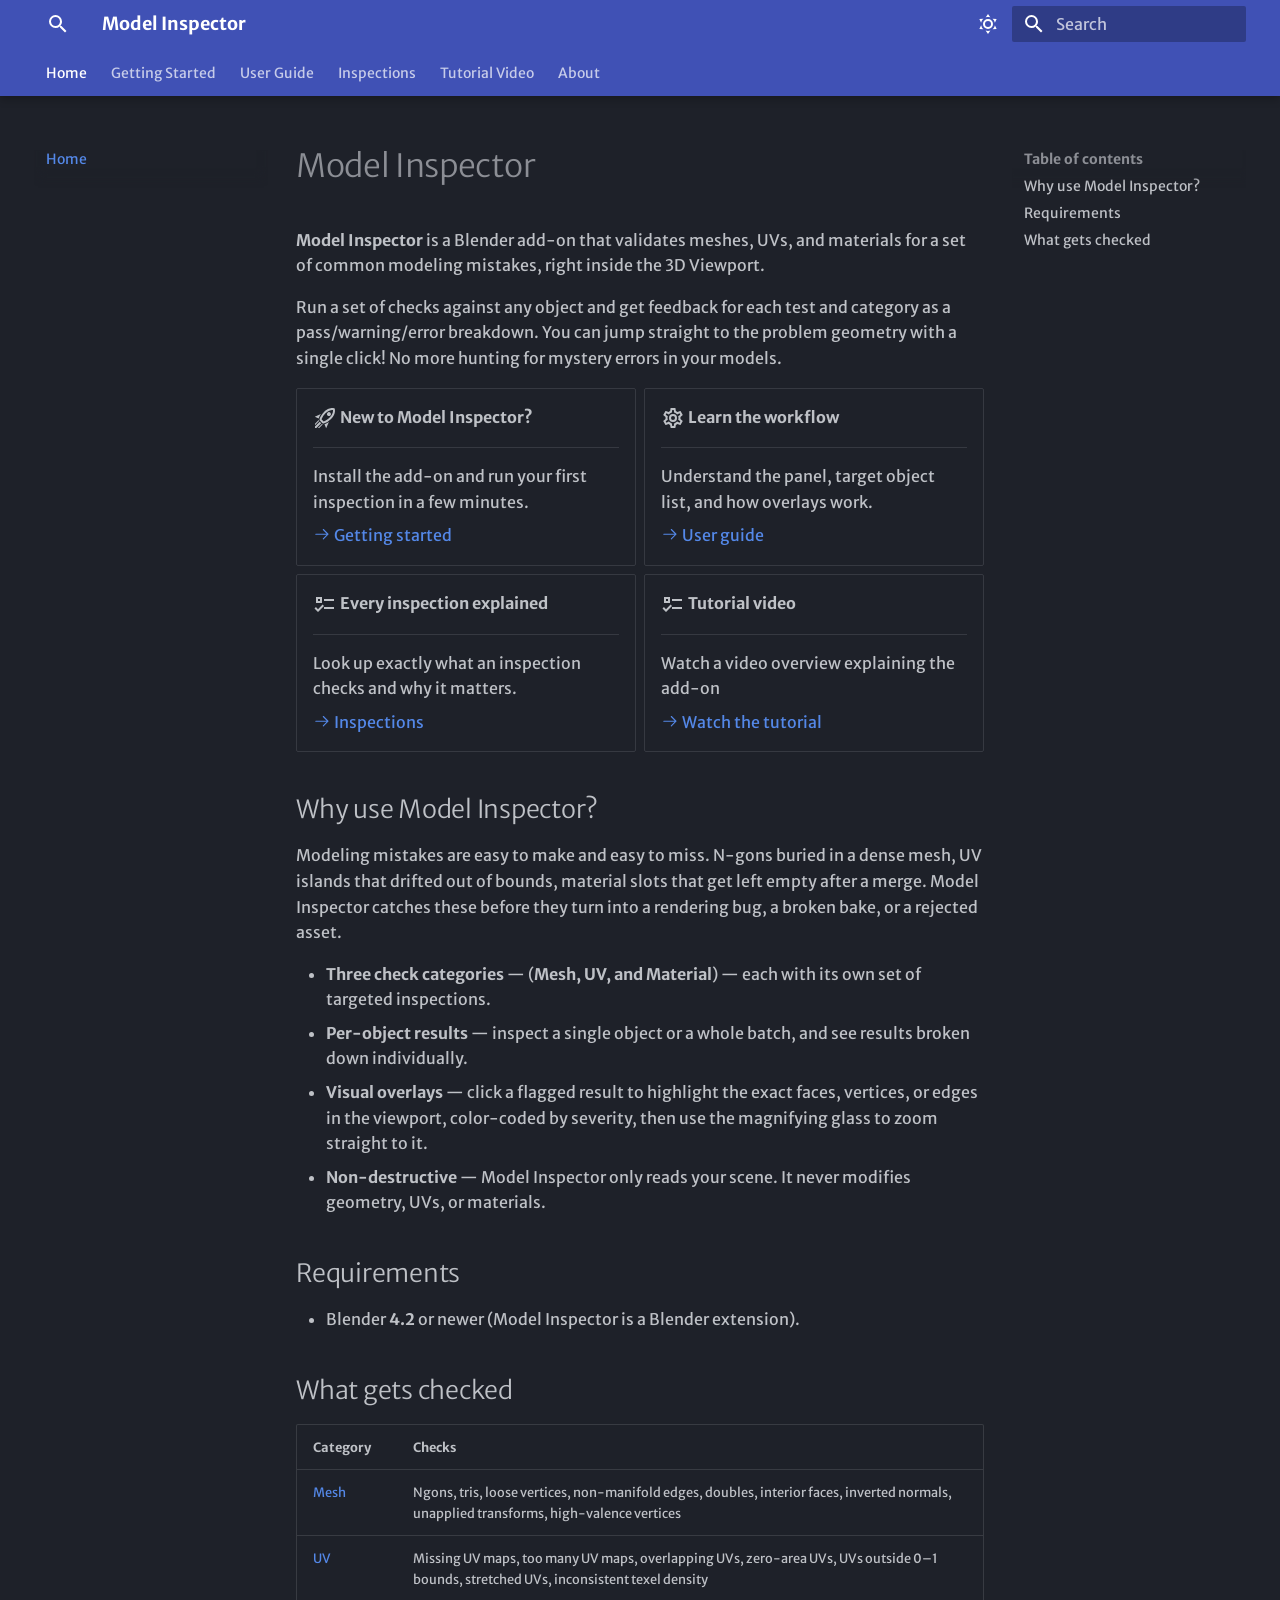
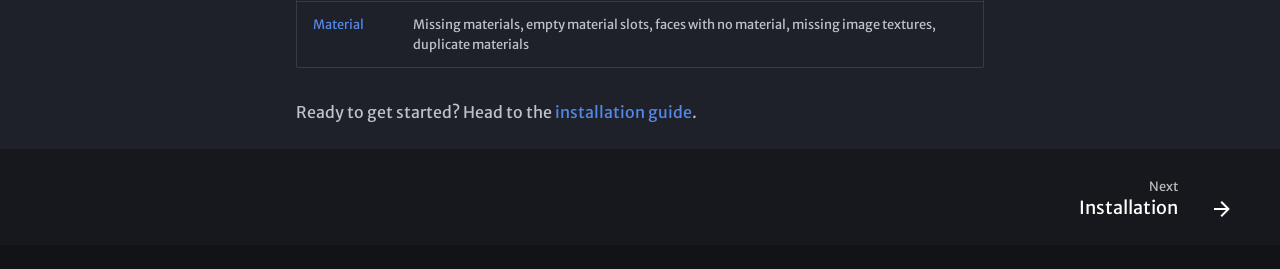
<file: index.html>
<!doctype html>
<html lang="en" class="no-js">
  <head>
    
      <meta charset="utf-8">
      <meta name="viewport" content="width=device-width,initial-scale=1">
      
        <meta name="description" content="Documentation for Model Inspector, a Blender add-on that validates meshes, UVs, and materials for common modeling mistakes.">
      
      
        <meta name="author" content="Ian Scheepers">
      
      
        <link rel="canonical" href="https://ianscheepers.github.io/Model-Inspector-Documentation/">
      
      
      
        <link rel="next" href="getting-started/installation/">
      
      
        
      
      
      <link rel="icon" href="assets/images/favicon.svg">
      <meta name="generator" content="mkdocs-1.6.1, mkdocs-material-9.7.6">
    
    
      
        <title>Model Inspector</title>
      
    
    
      <link rel="stylesheet" href="assets/stylesheets/main.484c7ddc.min.css">
      
        
        <link rel="stylesheet" href="assets/stylesheets/palette.ab4e12ef.min.css">
      
      


    
    
      
    
    
      
        
        
        <link rel="preconnect" href="https://fonts.gstatic.com" crossorigin>
        <link rel="stylesheet" href="https://fonts.googleapis.com/css?family=Merriweather+Sans:300,300i,400,400i,700,700i%7CRed+Hat+Mono:400,400i,700,700i&display=fallback">
        <style>:root{--md-text-font:"Merriweather Sans";--md-code-font:"Red Hat Mono"}</style>
      
    
    
      <link rel="stylesheet" href="assets/stylesheets/extra.css">
    
    <script>__md_scope=new URL(".",location),__md_hash=e=>[...e].reduce(((e,_)=>(e<<5)-e+_.charCodeAt(0)),0),__md_get=(e,_=localStorage,t=__md_scope)=>JSON.parse(_.getItem(t.pathname+"."+e)),__md_set=(e,_,t=localStorage,a=__md_scope)=>{try{t.setItem(a.pathname+"."+e,JSON.stringify(_))}catch(e){}}</script>
    
      

    
    
  </head>
  
  
    
    
      
    
    
    
    
    <body dir="ltr" data-md-color-scheme="slate" data-md-color-primary="indigo" data-md-color-accent="indigo">
  
    
    <input class="md-toggle" data-md-toggle="drawer" type="checkbox" id="__drawer" autocomplete="off">
    <input class="md-toggle" data-md-toggle="search" type="checkbox" id="__search" autocomplete="off">
    <label class="md-overlay" for="__drawer"></label>
    <div data-md-component="skip">
      
        
        <a href="#model-inspector" class="md-skip">
          Skip to content
        </a>
      
    </div>
    <div data-md-component="announce">
      
    </div>
    
    
      

  

<header class="md-header md-header--shadow md-header--lifted" data-md-component="header">
  <nav class="md-header__inner md-grid" aria-label="Header">
    <a href="." title="Model Inspector" class="md-header__button md-logo" aria-label="Model Inspector" data-md-component="logo">
      
  
  <svg xmlns="http://www.w3.org/2000/svg" viewBox="0 0 24 24"><path d="M9.5 3A6.5 6.5 0 0 1 16 9.5c0 1.61-.59 3.09-1.56 4.23l.27.27h.79l5 5-1.5 1.5-5-5v-.79l-.27-.27A6.52 6.52 0 0 1 9.5 16 6.5 6.5 0 0 1 3 9.5 6.5 6.5 0 0 1 9.5 3m0 2C7 5 5 7 5 9.5S7 14 9.5 14 14 12 14 9.5 12 5 9.5 5"/></svg>

    </a>
    <label class="md-header__button md-icon" for="__drawer">
      
      <svg xmlns="http://www.w3.org/2000/svg" viewBox="0 0 24 24"><path d="M3 6h18v2H3zm0 5h18v2H3zm0 5h18v2H3z"/></svg>
    </label>
    <div class="md-header__title" data-md-component="header-title">
      <div class="md-header__ellipsis">
        <div class="md-header__topic">
          <span class="md-ellipsis">
            Model Inspector
          </span>
        </div>
        <div class="md-header__topic" data-md-component="header-topic">
          <span class="md-ellipsis">
            
              Home
            
          </span>
        </div>
      </div>
    </div>
    
      
        <form class="md-header__option" data-md-component="palette">
  
    
    
    
    <input class="md-option" data-md-color-media="" data-md-color-scheme="slate" data-md-color-primary="indigo" data-md-color-accent="indigo"  aria-label="Switch to light mode"  type="radio" name="__palette" id="__palette_0">
    
      <label class="md-header__button md-icon" title="Switch to light mode" for="__palette_1" hidden>
        <svg xmlns="http://www.w3.org/2000/svg" viewBox="0 0 24 24"><path d="M12 7a5 5 0 0 1 5 5 5 5 0 0 1-5 5 5 5 0 0 1-5-5 5 5 0 0 1 5-5m0 2a3 3 0 0 0-3 3 3 3 0 0 0 3 3 3 3 0 0 0 3-3 3 3 0 0 0-3-3m0-7 2.39 3.42C13.65 5.15 12.84 5 12 5s-1.65.15-2.39.42zM3.34 7l4.16-.35A7.2 7.2 0 0 0 5.94 8.5c-.44.74-.69 1.5-.83 2.29zm.02 10 1.76-3.77a7.131 7.131 0 0 0 2.38 4.14zM20.65 7l-1.77 3.79a7.02 7.02 0 0 0-2.38-4.15zm-.01 10-4.14.36c.59-.51 1.12-1.14 1.54-1.86.42-.73.69-1.5.83-2.29zM12 22l-2.41-3.44c.74.27 1.55.44 2.41.44.82 0 1.63-.17 2.37-.44z"/></svg>
      </label>
    
  
    
    
    
    <input class="md-option" data-md-color-media="" data-md-color-scheme="default" data-md-color-primary="indigo" data-md-color-accent="indigo"  aria-label="Switch to dark mode"  type="radio" name="__palette" id="__palette_1">
    
      <label class="md-header__button md-icon" title="Switch to dark mode" for="__palette_0" hidden>
        <svg xmlns="http://www.w3.org/2000/svg" viewBox="0 0 24 24"><path d="m17.75 4.09-2.53 1.94.91 3.06-2.63-1.81-2.63 1.81.91-3.06-2.53-1.94L12.44 4l1.06-3 1.06 3zm3.5 6.91-1.64 1.25.59 1.98-1.7-1.17-1.7 1.17.59-1.98L15.75 11l2.06-.05L18.5 9l.69 1.95zm-2.28 4.95c.83-.08 1.72 1.1 1.19 1.85-.32.45-.66.87-1.08 1.27C15.17 23 8.84 23 4.94 19.07c-3.91-3.9-3.91-10.24 0-14.14.4-.4.82-.76 1.27-1.08.75-.53 1.93.36 1.85 1.19-.27 2.86.69 5.83 2.89 8.02a9.96 9.96 0 0 0 8.02 2.89m-1.64 2.02a12.08 12.08 0 0 1-7.8-3.47c-2.17-2.19-3.33-5-3.49-7.82-2.81 3.14-2.7 7.96.31 10.98 3.02 3.01 7.84 3.12 10.98.31"/></svg>
      </label>
    
  
</form>
      
    
    
      <script>var palette=__md_get("__palette");if(palette&&palette.color){if("(prefers-color-scheme)"===palette.color.media){var media=matchMedia("(prefers-color-scheme: light)"),input=document.querySelector(media.matches?"[data-md-color-media='(prefers-color-scheme: light)']":"[data-md-color-media='(prefers-color-scheme: dark)']");palette.color.media=input.getAttribute("data-md-color-media"),palette.color.scheme=input.getAttribute("data-md-color-scheme"),palette.color.primary=input.getAttribute("data-md-color-primary"),palette.color.accent=input.getAttribute("data-md-color-accent")}for(var[key,value]of Object.entries(palette.color))document.body.setAttribute("data-md-color-"+key,value)}</script>
    
    
    
      
      
        <label class="md-header__button md-icon" for="__search">
          
          <svg xmlns="http://www.w3.org/2000/svg" viewBox="0 0 24 24"><path d="M9.5 3A6.5 6.5 0 0 1 16 9.5c0 1.61-.59 3.09-1.56 4.23l.27.27h.79l5 5-1.5 1.5-5-5v-.79l-.27-.27A6.52 6.52 0 0 1 9.5 16 6.5 6.5 0 0 1 3 9.5 6.5 6.5 0 0 1 9.5 3m0 2C7 5 5 7 5 9.5S7 14 9.5 14 14 12 14 9.5 12 5 9.5 5"/></svg>
        </label>
        <div class="md-search" data-md-component="search" role="dialog">
  <label class="md-search__overlay" for="__search"></label>
  <div class="md-search__inner" role="search">
    <form class="md-search__form" name="search">
      <input type="text" class="md-search__input" name="query" aria-label="Search" placeholder="Search" autocapitalize="off" autocorrect="off" autocomplete="off" spellcheck="false" data-md-component="search-query" required>
      <label class="md-search__icon md-icon" for="__search">
        
        <svg xmlns="http://www.w3.org/2000/svg" viewBox="0 0 24 24"><path d="M9.5 3A6.5 6.5 0 0 1 16 9.5c0 1.61-.59 3.09-1.56 4.23l.27.27h.79l5 5-1.5 1.5-5-5v-.79l-.27-.27A6.52 6.52 0 0 1 9.5 16 6.5 6.5 0 0 1 3 9.5 6.5 6.5 0 0 1 9.5 3m0 2C7 5 5 7 5 9.5S7 14 9.5 14 14 12 14 9.5 12 5 9.5 5"/></svg>
        
        <svg xmlns="http://www.w3.org/2000/svg" viewBox="0 0 24 24"><path d="M20 11v2H8l5.5 5.5-1.42 1.42L4.16 12l7.92-7.92L13.5 5.5 8 11z"/></svg>
      </label>
      <nav class="md-search__options" aria-label="Search">
        
        <button type="reset" class="md-search__icon md-icon" title="Clear" aria-label="Clear" tabindex="-1">
          
          <svg xmlns="http://www.w3.org/2000/svg" viewBox="0 0 24 24"><path d="M19 6.41 17.59 5 12 10.59 6.41 5 5 6.41 10.59 12 5 17.59 6.41 19 12 13.41 17.59 19 19 17.59 13.41 12z"/></svg>
        </button>
      </nav>
      
        <div class="md-search__suggest" data-md-component="search-suggest"></div>
      
    </form>
    <div class="md-search__output">
      <div class="md-search__scrollwrap" tabindex="0" data-md-scrollfix>
        <div class="md-search-result" data-md-component="search-result">
          <div class="md-search-result__meta">
            Initializing search
          </div>
          <ol class="md-search-result__list" role="presentation"></ol>
        </div>
      </div>
    </div>
  </div>
</div>
      
    
    
  </nav>
  
    
      
<nav class="md-tabs" aria-label="Tabs" data-md-component="tabs">
  <div class="md-grid">
    <ul class="md-tabs__list">
      
        
  
  
  
    
  
  
    <li class="md-tabs__item md-tabs__item--active">
      <a href="." class="md-tabs__link">
        
  
  
    
  
  Home

      </a>
    </li>
  

      
        
  
  
  
  
    
    
      <li class="md-tabs__item">
        <a href="getting-started/installation/" class="md-tabs__link">
          
  
  
    
  
  Getting Started

        </a>
      </li>
    
  

      
        
  
  
  
  
    
    
      <li class="md-tabs__item">
        <a href="user-guide/interface-overview/" class="md-tabs__link">
          
  
  
    
  
  User Guide

        </a>
      </li>
    
  

      
        
  
  
  
  
    
    
      <li class="md-tabs__item">
        <a href="inspections/mesh-inspections/" class="md-tabs__link">
          
  
  
    
  
  Inspections

        </a>
      </li>
    
  

      
        
  
  
  
  
    <li class="md-tabs__item">
      <a href="tutorial-video/" class="md-tabs__link">
        
  
  
    
  
  Tutorial Video

      </a>
    </li>
  

      
        
  
  
  
  
    
    
      <li class="md-tabs__item">
        <a href="about/license/" class="md-tabs__link">
          
  
  
    
  
  About

        </a>
      </li>
    
  

      
    </ul>
  </div>
</nav>
    
  
</header>
    
    <div class="md-container" data-md-component="container">
      
      
        
      
      <main class="md-main" data-md-component="main">
        <div class="md-main__inner md-grid">
          
            
              
              <div class="md-sidebar md-sidebar--primary" data-md-component="sidebar" data-md-type="navigation" >
                <div class="md-sidebar__scrollwrap">
                  <div class="md-sidebar__inner">
                    


  


<nav class="md-nav md-nav--primary md-nav--lifted" aria-label="Navigation" data-md-level="0">
  <label class="md-nav__title" for="__drawer">
    <a href="." title="Model Inspector" class="md-nav__button md-logo" aria-label="Model Inspector" data-md-component="logo">
      
  
  <svg xmlns="http://www.w3.org/2000/svg" viewBox="0 0 24 24"><path d="M9.5 3A6.5 6.5 0 0 1 16 9.5c0 1.61-.59 3.09-1.56 4.23l.27.27h.79l5 5-1.5 1.5-5-5v-.79l-.27-.27A6.52 6.52 0 0 1 9.5 16 6.5 6.5 0 0 1 3 9.5 6.5 6.5 0 0 1 9.5 3m0 2C7 5 5 7 5 9.5S7 14 9.5 14 14 12 14 9.5 12 5 9.5 5"/></svg>

    </a>
    Model Inspector
  </label>
  
  <ul class="md-nav__list" data-md-scrollfix>
    
      
      
  
  
    
  
  
  
    <li class="md-nav__item md-nav__item--active">
      
      <input class="md-nav__toggle md-toggle" type="checkbox" id="__toc">
      
      
        
      
      
        <label class="md-nav__link md-nav__link--active" for="__toc">
          
  
  
  <span class="md-ellipsis">
    
  
    Home
  

    
  </span>
  
  

          <span class="md-nav__icon md-icon"></span>
        </label>
      
      <a href="." class="md-nav__link md-nav__link--active">
        
  
  
  <span class="md-ellipsis">
    
  
    Home
  

    
  </span>
  
  

      </a>
      
        

<nav class="md-nav md-nav--secondary" aria-label="Table of contents">
  
  
  
    
  
  
    <label class="md-nav__title" for="__toc">
      <span class="md-nav__icon md-icon"></span>
      Table of contents
    </label>
    <ul class="md-nav__list" data-md-component="toc" data-md-scrollfix>
      
        <li class="md-nav__item">
  <a href="#why-use-model-inspector" class="md-nav__link">
    <span class="md-ellipsis">
      
        Why use Model Inspector?
      
    </span>
  </a>
  
</li>
      
        <li class="md-nav__item">
  <a href="#requirements" class="md-nav__link">
    <span class="md-ellipsis">
      
        Requirements
      
    </span>
  </a>
  
</li>
      
        <li class="md-nav__item">
  <a href="#what-gets-checked" class="md-nav__link">
    <span class="md-ellipsis">
      
        What gets checked
      
    </span>
  </a>
  
</li>
      
    </ul>
  
</nav>
      
    </li>
  

    
      
      
  
  
  
  
    
    
      
        
      
        
      
    
    
    
      
      
        
      
    
    
    <li class="md-nav__item md-nav__item--nested">
      
        
        
        <input class="md-nav__toggle md-toggle " type="checkbox" id="__nav_2" >
        
          
          <label class="md-nav__link" for="__nav_2" id="__nav_2_label" tabindex="0">
            
  
  
  <span class="md-ellipsis">
    
  
    Getting Started
  

    
  </span>
  
  

            <span class="md-nav__icon md-icon"></span>
          </label>
        
        <nav class="md-nav" data-md-level="1" aria-labelledby="__nav_2_label" aria-expanded="false">
          <label class="md-nav__title" for="__nav_2">
            <span class="md-nav__icon md-icon"></span>
            
  
    Getting Started
  

          </label>
          <ul class="md-nav__list" data-md-scrollfix>
            
              
                
  
  
  
  
    <li class="md-nav__item">
      <a href="getting-started/installation/" class="md-nav__link">
        
  
  
  <span class="md-ellipsis">
    
  
    Installation
  

    
  </span>
  
  

      </a>
    </li>
  

              
            
              
                
  
  
  
  
    <li class="md-nav__item">
      <a href="getting-started/quick-start/" class="md-nav__link">
        
  
  
  <span class="md-ellipsis">
    
  
    Quick Start
  

    
  </span>
  
  

      </a>
    </li>
  

              
            
          </ul>
        </nav>
      
    </li>
  

    
      
      
  
  
  
  
    
    
      
        
      
        
      
        
      
        
      
    
    
    
      
      
        
      
    
    
    <li class="md-nav__item md-nav__item--nested">
      
        
        
        <input class="md-nav__toggle md-toggle " type="checkbox" id="__nav_3" >
        
          
          <label class="md-nav__link" for="__nav_3" id="__nav_3_label" tabindex="0">
            
  
  
  <span class="md-ellipsis">
    
  
    User Guide
  

    
  </span>
  
  

            <span class="md-nav__icon md-icon"></span>
          </label>
        
        <nav class="md-nav" data-md-level="1" aria-labelledby="__nav_3_label" aria-expanded="false">
          <label class="md-nav__title" for="__nav_3">
            <span class="md-nav__icon md-icon"></span>
            
  
    User Guide
  

          </label>
          <ul class="md-nav__list" data-md-scrollfix>
            
              
                
  
  
  
  
    <li class="md-nav__item">
      <a href="user-guide/interface-overview/" class="md-nav__link">
        
  
  
  <span class="md-ellipsis">
    
  
    Interface Overview
  

    
  </span>
  
  

      </a>
    </li>
  

              
            
              
                
  
  
  
  
    <li class="md-nav__item">
      <a href="user-guide/selecting-objects/" class="md-nav__link">
        
  
  
  <span class="md-ellipsis">
    
  
    Selecting Objects
  

    
  </span>
  
  

      </a>
    </li>
  

              
            
              
                
  
  
  
  
    <li class="md-nav__item">
      <a href="user-guide/running-inspections/" class="md-nav__link">
        
  
  
  <span class="md-ellipsis">
    
  
    Running an Inspection
  

    
  </span>
  
  

      </a>
    </li>
  

              
            
              
                
  
  
  
  
    <li class="md-nav__item">
      <a href="user-guide/results-and-overlays/" class="md-nav__link">
        
  
  
  <span class="md-ellipsis">
    
  
    Reading Results & Overlays
  

    
  </span>
  
  

      </a>
    </li>
  

              
            
          </ul>
        </nav>
      
    </li>
  

    
      
      
  
  
  
  
    
    
      
        
      
        
      
        
      
    
    
    
      
      
        
      
    
    
    <li class="md-nav__item md-nav__item--nested">
      
        
        
        <input class="md-nav__toggle md-toggle " type="checkbox" id="__nav_4" >
        
          
          <label class="md-nav__link" for="__nav_4" id="__nav_4_label" tabindex="0">
            
  
  
  <span class="md-ellipsis">
    
  
    Inspections
  

    
  </span>
  
  

            <span class="md-nav__icon md-icon"></span>
          </label>
        
        <nav class="md-nav" data-md-level="1" aria-labelledby="__nav_4_label" aria-expanded="false">
          <label class="md-nav__title" for="__nav_4">
            <span class="md-nav__icon md-icon"></span>
            
  
    Inspections
  

          </label>
          <ul class="md-nav__list" data-md-scrollfix>
            
              
                
  
  
  
  
    <li class="md-nav__item">
      <a href="inspections/mesh-inspections/" class="md-nav__link">
        
  
  
  <span class="md-ellipsis">
    
  
    Mesh Inspections
  

    
  </span>
  
  

      </a>
    </li>
  

              
            
              
                
  
  
  
  
    <li class="md-nav__item">
      <a href="inspections/uv-inspections/" class="md-nav__link">
        
  
  
  <span class="md-ellipsis">
    
  
    UV Inspections
  

    
  </span>
  
  

      </a>
    </li>
  

              
            
              
                
  
  
  
  
    <li class="md-nav__item">
      <a href="inspections/material-inspections/" class="md-nav__link">
        
  
  
  <span class="md-ellipsis">
    
  
    Material Inspections
  

    
  </span>
  
  

      </a>
    </li>
  

              
            
          </ul>
        </nav>
      
    </li>
  

    
      
      
  
  
  
  
    <li class="md-nav__item">
      <a href="tutorial-video/" class="md-nav__link">
        
  
  
  <span class="md-ellipsis">
    
  
    Tutorial Video
  

    
  </span>
  
  

      </a>
    </li>
  

    
      
      
  
  
  
  
    
    
      
        
      
    
    
    
      
      
        
      
    
    
    <li class="md-nav__item md-nav__item--nested">
      
        
        
        <input class="md-nav__toggle md-toggle " type="checkbox" id="__nav_6" >
        
          
          <label class="md-nav__link" for="__nav_6" id="__nav_6_label" tabindex="0">
            
  
  
  <span class="md-ellipsis">
    
  
    About
  

    
  </span>
  
  

            <span class="md-nav__icon md-icon"></span>
          </label>
        
        <nav class="md-nav" data-md-level="1" aria-labelledby="__nav_6_label" aria-expanded="false">
          <label class="md-nav__title" for="__nav_6">
            <span class="md-nav__icon md-icon"></span>
            
  
    About
  

          </label>
          <ul class="md-nav__list" data-md-scrollfix>
            
              
                
  
  
  
  
    <li class="md-nav__item">
      <a href="about/license/" class="md-nav__link">
        
  
  
  <span class="md-ellipsis">
    
  
    License
  

    
  </span>
  
  

      </a>
    </li>
  

              
            
          </ul>
        </nav>
      
    </li>
  

    
  </ul>
</nav>
                  </div>
                </div>
              </div>
            
            
              
              <div class="md-sidebar md-sidebar--secondary" data-md-component="sidebar" data-md-type="toc" >
                <div class="md-sidebar__scrollwrap">
                  <div class="md-sidebar__inner">
                    

<nav class="md-nav md-nav--secondary" aria-label="Table of contents">
  
  
  
    
  
  
    <label class="md-nav__title" for="__toc">
      <span class="md-nav__icon md-icon"></span>
      Table of contents
    </label>
    <ul class="md-nav__list" data-md-component="toc" data-md-scrollfix>
      
        <li class="md-nav__item">
  <a href="#why-use-model-inspector" class="md-nav__link">
    <span class="md-ellipsis">
      
        Why use Model Inspector?
      
    </span>
  </a>
  
</li>
      
        <li class="md-nav__item">
  <a href="#requirements" class="md-nav__link">
    <span class="md-ellipsis">
      
        Requirements
      
    </span>
  </a>
  
</li>
      
        <li class="md-nav__item">
  <a href="#what-gets-checked" class="md-nav__link">
    <span class="md-ellipsis">
      
        What gets checked
      
    </span>
  </a>
  
</li>
      
    </ul>
  
</nav>
                  </div>
                </div>
              </div>
            
          
          
            <div class="md-content" data-md-component="content">
              
              <article class="md-content__inner md-typeset">
                
                  



<h1 id="model-inspector">Model Inspector<a class="headerlink" href="#model-inspector" title="Permanent link">&para;</a></h1>
<p><strong>Model Inspector</strong> is a Blender add-on that validates meshes, UVs, and materials for a set of common modeling mistakes, right inside the 3D Viewport.</p>
<p>Run a set of checks against any object and get feedback for each test and category as a pass/warning/error breakdown. You can jump straight to the problem geometry with a single click! No more hunting for mystery errors in your models.</p>
<div class="grid cards">
<ul>
<li>
<p><span class="twemoji lg middle"><svg xmlns="http://www.w3.org/2000/svg" viewBox="0 0 24 24"><path d="m13.13 22.19-1.63-3.83c1.57-.58 3.04-1.36 4.4-2.27zM5.64 12.5l-3.83-1.63 6.1-2.77C7 9.46 6.22 10.93 5.64 12.5M19.22 4c.28 0 .53 0 .74.05.17 1.39-.02 4.25-3.3 7.53-1.7 1.71-3.73 3.02-6.01 3.89l-2.15-2.1c.92-2.31 2.23-4.34 3.92-6.03C15.18 4.58 17.64 4 19.22 4m0-2c-1.98 0-4.98.69-8.22 3.93-2.19 2.19-3.5 4.6-4.35 6.71-.28.75-.09 1.57.46 2.13l2.13 2.12c.38.38.89.61 1.42.61.23 0 .47-.06.7-.15A19.1 19.1 0 0 0 18.07 13c5.66-5.66 3.54-10.61 3.54-10.61S20.7 2 19.22 2m-4.68 7.46c-.78-.78-.78-2.05 0-2.83s2.05-.78 2.83 0c.77.78.78 2.05 0 2.83s-2.05.78-2.83 0m-5.66 7.07-1.41-1.41zM6.24 22l3.64-3.64c-.34-.09-.67-.24-.97-.45L4.83 22zM2 22h1.41l4.77-4.76-1.42-1.41L2 20.59zm0-2.83 4.09-4.08c-.21-.3-.36-.62-.45-.97L2 17.76z"/></svg></span> <strong>New to Model Inspector?</strong></p>
<hr />
<p>Install the add-on and run your first inspection in a few minutes.</p>
<p><a href="getting-started/installation/"><span class="twemoji"><svg xmlns="http://www.w3.org/2000/svg" viewBox="0 0 24 24"><path d="M13.22 19.03a.75.75 0 0 1 0-1.06L18.19 13H3.75a.75.75 0 0 1 0-1.5h14.44l-4.97-4.97a.749.749 0 0 1 .326-1.275.75.75 0 0 1 .734.215l6.25 6.25a.75.75 0 0 1 0 1.06l-6.25 6.25a.75.75 0 0 1-1.06 0"/></svg></span> Getting started</a></p>
</li>
<li>
<p><span class="twemoji lg middle"><svg xmlns="http://www.w3.org/2000/svg" viewBox="0 0 24 24"><path d="M12 8a4 4 0 0 1 4 4 4 4 0 0 1-4 4 4 4 0 0 1-4-4 4 4 0 0 1 4-4m0 2a2 2 0 0 0-2 2 2 2 0 0 0 2 2 2 2 0 0 0 2-2 2 2 0 0 0-2-2m-2 12c-.25 0-.46-.18-.5-.42l-.37-2.65c-.63-.25-1.17-.59-1.69-.99l-2.49 1.01c-.22.08-.49 0-.61-.22l-2-3.46a.493.493 0 0 1 .12-.64l2.11-1.66L4.5 12l.07-1-2.11-1.63a.493.493 0 0 1-.12-.64l2-3.46c.12-.22.39-.31.61-.22l2.49 1c.52-.39 1.06-.73 1.69-.98l.37-2.65c.04-.24.25-.42.5-.42h4c.25 0 .46.18.5.42l.37 2.65c.63.25 1.17.59 1.69.98l2.49-1c.22-.09.49 0 .61.22l2 3.46c.13.22.07.49-.12.64L19.43 11l.07 1-.07 1 2.11 1.63c.19.15.25.42.12.64l-2 3.46c-.12.22-.39.31-.61.22l-2.49-1c-.52.39-1.06.73-1.69.98l-.37 2.65c-.04.24-.25.42-.5.42zm1.25-18-.37 2.61c-1.2.25-2.26.89-3.03 1.78L5.44 7.35l-.75 1.3L6.8 10.2a5.55 5.55 0 0 0 0 3.6l-2.12 1.56.75 1.3 2.43-1.04c.77.88 1.82 1.52 3.01 1.76l.37 2.62h1.52l.37-2.61c1.19-.25 2.24-.89 3.01-1.77l2.43 1.04.75-1.3-2.12-1.55c.4-1.17.4-2.44 0-3.61l2.11-1.55-.75-1.3-2.41 1.04a5.42 5.42 0 0 0-3.03-1.77L12.75 4z"/></svg></span> <strong>Learn the workflow</strong></p>
<hr />
<p>Understand the panel, target object list, and how overlays work.</p>
<p><a href="user-guide/interface-overview/"><span class="twemoji"><svg xmlns="http://www.w3.org/2000/svg" viewBox="0 0 24 24"><path d="M13.22 19.03a.75.75 0 0 1 0-1.06L18.19 13H3.75a.75.75 0 0 1 0-1.5h14.44l-4.97-4.97a.749.749 0 0 1 .326-1.275.75.75 0 0 1 .734.215l6.25 6.25a.75.75 0 0 1 0 1.06l-6.25 6.25a.75.75 0 0 1-1.06 0"/></svg></span> User guide</a></p>
</li>
<li>
<p><span class="twemoji lg middle"><svg xmlns="http://www.w3.org/2000/svg" viewBox="0 0 24 24"><path d="M3 5h6v6H3zm2 2v2h2V7zm6 0h10v2H11zm0 8h10v2H11zm-6 5-3.5-3.5 1.41-1.41L5 17.17l4.59-4.58L11 14z"/></svg></span> <strong>Every inspection explained</strong></p>
<hr />
<p>Look up exactly what an inspection checks and why it matters.</p>
<p><a href="inspections/mesh-inspections/"><span class="twemoji"><svg xmlns="http://www.w3.org/2000/svg" viewBox="0 0 24 24"><path d="M13.22 19.03a.75.75 0 0 1 0-1.06L18.19 13H3.75a.75.75 0 0 1 0-1.5h14.44l-4.97-4.97a.749.749 0 0 1 .326-1.275.75.75 0 0 1 .734.215l6.25 6.25a.75.75 0 0 1 0 1.06l-6.25 6.25a.75.75 0 0 1-1.06 0"/></svg></span> Inspections</a></p>
</li>
<li>
<p><span class="twemoji lg middle"><svg xmlns="http://www.w3.org/2000/svg" viewBox="0 0 24 24"><path d="M3 5h6v6H3zm2 2v2h2V7zm6 0h10v2H11zm0 8h10v2H11zm-6 5-3.5-3.5 1.41-1.41L5 17.17l4.59-4.58L11 14z"/></svg></span> <strong>Tutorial video</strong></p>
<hr />
<p>Watch a video overview explaining the add-on</p>
<p><a href="tutorial-video/"><span class="twemoji"><svg xmlns="http://www.w3.org/2000/svg" viewBox="0 0 24 24"><path d="M13.22 19.03a.75.75 0 0 1 0-1.06L18.19 13H3.75a.75.75 0 0 1 0-1.5h14.44l-4.97-4.97a.749.749 0 0 1 .326-1.275.75.75 0 0 1 .734.215l6.25 6.25a.75.75 0 0 1 0 1.06l-6.25 6.25a.75.75 0 0 1-1.06 0"/></svg></span> Watch the tutorial</a></p>
</li>
</ul>
</div>
<h2 id="why-use-model-inspector">Why use Model Inspector?<a class="headerlink" href="#why-use-model-inspector" title="Permanent link">&para;</a></h2>
<p>Modeling mistakes are easy to make and easy to miss. N-gons buried in a dense mesh, UV islands that drifted out of bounds, material slots that get left empty after a merge. Model Inspector catches these before they turn into a rendering bug, a broken bake, or a rejected asset.</p>
<ul>
<li><strong>Three check categories</strong> — (<strong>Mesh, UV, and Material</strong>) — each with its own set of targeted inspections.</li>
<li><strong>Per-object results</strong> — inspect a single object or a whole batch, and see results broken down individually.</li>
<li><strong>Visual overlays</strong> — click a flagged result to highlight the exact faces, vertices, or edges in the viewport, color-coded by severity, then use the magnifying glass to zoom straight to it.</li>
<li><strong>Non-destructive</strong> — Model Inspector only reads your scene. It never modifies geometry, UVs, or materials.</li>
</ul>
<h2 id="requirements">Requirements<a class="headerlink" href="#requirements" title="Permanent link">&para;</a></h2>
<ul>
<li>Blender <strong>4.2</strong> or newer (Model Inspector is a Blender extension).</li>
</ul>
<h2 id="what-gets-checked">What gets checked<a class="headerlink" href="#what-gets-checked" title="Permanent link">&para;</a></h2>
<table>
<thead>
<tr>
<th>Category</th>
<th>Checks</th>
</tr>
</thead>
<tbody>
<tr>
<td><a href="inspections/mesh-inspections/">Mesh</a></td>
<td>Ngons, tris, loose vertices, non-manifold edges, doubles, interior faces, inverted normals, unapplied transforms, high-valence vertices</td>
</tr>
<tr>
<td><a href="inspections/uv-inspections/">UV</a></td>
<td>Missing UV maps, too many UV maps, overlapping UVs, zero-area UVs, UVs outside 0–1 bounds, stretched UVs, inconsistent texel density</td>
</tr>
<tr>
<td><a href="inspections/material-inspections/">Material</a></td>
<td>Missing materials, empty material slots, faces with no material, missing image textures, duplicate materials</td>
</tr>
</tbody>
</table>
<p>Ready to get started? Head to the <a href="getting-started/installation/">installation guide</a>.</p>












                
              </article>
            </div>
          
          
  <script>var tabs=__md_get("__tabs");if(Array.isArray(tabs))e:for(var set of document.querySelectorAll(".tabbed-set")){var labels=set.querySelector(".tabbed-labels");for(var tab of tabs)for(var label of labels.getElementsByTagName("label"))if(label.innerText.trim()===tab){var input=document.getElementById(label.htmlFor);input.checked=!0;continue e}}</script>

<script>var target=document.getElementById(location.hash.slice(1));target&&target.name&&(target.checked=target.name.startsWith("__tabbed_"))</script>
        </div>
        
          <button type="button" class="md-top md-icon" data-md-component="top" hidden>
  
  <svg xmlns="http://www.w3.org/2000/svg" viewBox="0 0 24 24"><path d="M13 20h-2V8l-5.5 5.5-1.42-1.42L12 4.16l7.92 7.92-1.42 1.42L13 8z"/></svg>
  Back to top
</button>
        
      </main>
      
        <footer class="md-footer">
  
    
      
      <nav class="md-footer__inner md-grid" aria-label="Footer" >
        
        
          
          <a href="getting-started/installation/" class="md-footer__link md-footer__link--next" aria-label="Next: Installation">
            <div class="md-footer__title">
              <span class="md-footer__direction">
                Next
              </span>
              <div class="md-ellipsis">
                Installation
              </div>
            </div>
            <div class="md-footer__button md-icon">
              
              <svg xmlns="http://www.w3.org/2000/svg" viewBox="0 0 24 24"><path d="M4 11v2h12l-5.5 5.5 1.42 1.42L19.84 12l-7.92-7.92L10.5 5.5 16 11z"/></svg>
            </div>
          </a>
        
      </nav>
    
  
  <div class="md-footer-meta md-typeset">
    <div class="md-footer-meta__inner md-grid">
      <div class="md-copyright">
  
  
</div>
      
    </div>
  </div>
</footer>
      
    </div>
    <div class="md-dialog" data-md-component="dialog">
      <div class="md-dialog__inner md-typeset"></div>
    </div>
    
    
    
      
      
      <script id="__config" type="application/json">{"annotate": null, "base": ".", "features": ["navigation.tabs", "navigation.tabs.sticky", "navigation.sections", "navigation.indexes", "navigation.top", "navigation.footer", "toc.follow", "search.suggest", "search.highlight", "content.code.copy", "content.tabs.link"], "search": "assets/javascripts/workers/search.2c215733.min.js", "tags": null, "translations": {"clipboard.copied": "Copied to clipboard", "clipboard.copy": "Copy to clipboard", "search.result.more.one": "1 more on this page", "search.result.more.other": "# more on this page", "search.result.none": "No matching documents", "search.result.one": "1 matching document", "search.result.other": "# matching documents", "search.result.placeholder": "Type to start searching", "search.result.term.missing": "Missing", "select.version": "Select version"}, "version": null}</script>
    
    
      <script src="assets/javascripts/bundle.79ae519e.min.js"></script>
      
    
  </body>
</html>
</file>
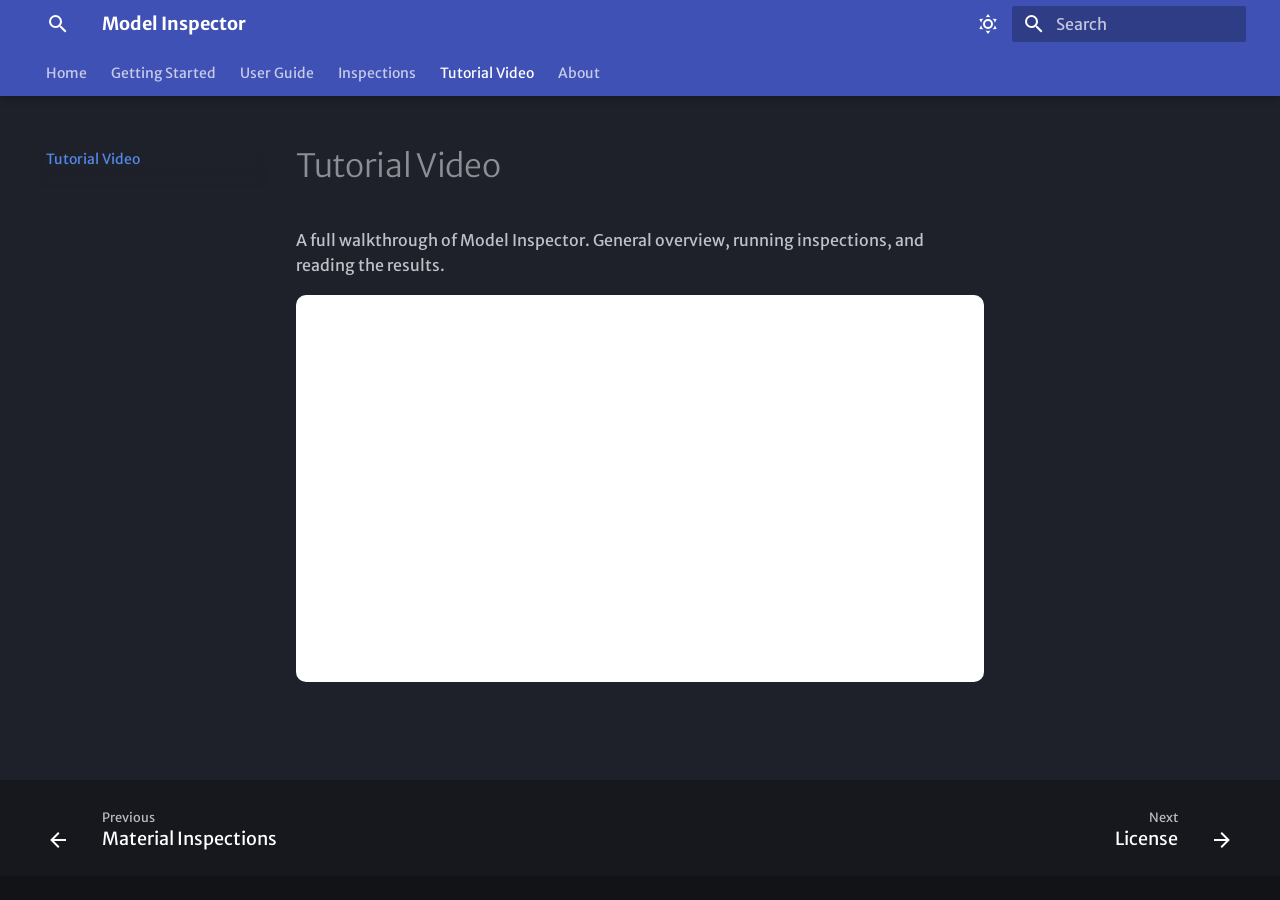
<file: tutorial-video/index.html>
<!doctype html>
<html lang="en" class="no-js">
  <head>
    
      <meta charset="utf-8">
      <meta name="viewport" content="width=device-width,initial-scale=1">
      
        <meta name="description" content="Documentation for Model Inspector, a Blender add-on that validates meshes, UVs, and materials for common modeling mistakes.">
      
      
        <meta name="author" content="Ian Scheepers">
      
      
        <link rel="canonical" href="https://ianscheepers.github.io/Model-Inspector-Documentation/tutorial-video/">
      
      
        <link rel="prev" href="../inspections/material-inspections/">
      
      
        <link rel="next" href="../about/license/">
      
      
        
      
      
      <link rel="icon" href="../assets/images/favicon.svg">
      <meta name="generator" content="mkdocs-1.6.1, mkdocs-material-9.7.6">
    
    
      
        <title>Tutorial Video - Model Inspector</title>
      
    
    
      <link rel="stylesheet" href="../assets/stylesheets/main.484c7ddc.min.css">
      
        
        <link rel="stylesheet" href="../assets/stylesheets/palette.ab4e12ef.min.css">
      
      


    
    
      
    
    
      
        
        
        <link rel="preconnect" href="https://fonts.gstatic.com" crossorigin>
        <link rel="stylesheet" href="https://fonts.googleapis.com/css?family=Merriweather+Sans:300,300i,400,400i,700,700i%7CRed+Hat+Mono:400,400i,700,700i&display=fallback">
        <style>:root{--md-text-font:"Merriweather Sans";--md-code-font:"Red Hat Mono"}</style>
      
    
    
      <link rel="stylesheet" href="../assets/stylesheets/extra.css">
    
    <script>__md_scope=new URL("..",location),__md_hash=e=>[...e].reduce(((e,_)=>(e<<5)-e+_.charCodeAt(0)),0),__md_get=(e,_=localStorage,t=__md_scope)=>JSON.parse(_.getItem(t.pathname+"."+e)),__md_set=(e,_,t=localStorage,a=__md_scope)=>{try{t.setItem(a.pathname+"."+e,JSON.stringify(_))}catch(e){}}</script>
    
      

    
    
  </head>
  
  
    
    
      
    
    
    
    
    <body dir="ltr" data-md-color-scheme="slate" data-md-color-primary="indigo" data-md-color-accent="indigo">
  
    
    <input class="md-toggle" data-md-toggle="drawer" type="checkbox" id="__drawer" autocomplete="off">
    <input class="md-toggle" data-md-toggle="search" type="checkbox" id="__search" autocomplete="off">
    <label class="md-overlay" for="__drawer"></label>
    <div data-md-component="skip">
      
        
        <a href="#tutorial-video" class="md-skip">
          Skip to content
        </a>
      
    </div>
    <div data-md-component="announce">
      
    </div>
    
    
      

  

<header class="md-header md-header--shadow md-header--lifted" data-md-component="header">
  <nav class="md-header__inner md-grid" aria-label="Header">
    <a href=".." title="Model Inspector" class="md-header__button md-logo" aria-label="Model Inspector" data-md-component="logo">
      
  
  <svg xmlns="http://www.w3.org/2000/svg" viewBox="0 0 24 24"><path d="M9.5 3A6.5 6.5 0 0 1 16 9.5c0 1.61-.59 3.09-1.56 4.23l.27.27h.79l5 5-1.5 1.5-5-5v-.79l-.27-.27A6.52 6.52 0 0 1 9.5 16 6.5 6.5 0 0 1 3 9.5 6.5 6.5 0 0 1 9.5 3m0 2C7 5 5 7 5 9.5S7 14 9.5 14 14 12 14 9.5 12 5 9.5 5"/></svg>

    </a>
    <label class="md-header__button md-icon" for="__drawer">
      
      <svg xmlns="http://www.w3.org/2000/svg" viewBox="0 0 24 24"><path d="M3 6h18v2H3zm0 5h18v2H3zm0 5h18v2H3z"/></svg>
    </label>
    <div class="md-header__title" data-md-component="header-title">
      <div class="md-header__ellipsis">
        <div class="md-header__topic">
          <span class="md-ellipsis">
            Model Inspector
          </span>
        </div>
        <div class="md-header__topic" data-md-component="header-topic">
          <span class="md-ellipsis">
            
              Tutorial Video
            
          </span>
        </div>
      </div>
    </div>
    
      
        <form class="md-header__option" data-md-component="palette">
  
    
    
    
    <input class="md-option" data-md-color-media="" data-md-color-scheme="slate" data-md-color-primary="indigo" data-md-color-accent="indigo"  aria-label="Switch to light mode"  type="radio" name="__palette" id="__palette_0">
    
      <label class="md-header__button md-icon" title="Switch to light mode" for="__palette_1" hidden>
        <svg xmlns="http://www.w3.org/2000/svg" viewBox="0 0 24 24"><path d="M12 7a5 5 0 0 1 5 5 5 5 0 0 1-5 5 5 5 0 0 1-5-5 5 5 0 0 1 5-5m0 2a3 3 0 0 0-3 3 3 3 0 0 0 3 3 3 3 0 0 0 3-3 3 3 0 0 0-3-3m0-7 2.39 3.42C13.65 5.15 12.84 5 12 5s-1.65.15-2.39.42zM3.34 7l4.16-.35A7.2 7.2 0 0 0 5.94 8.5c-.44.74-.69 1.5-.83 2.29zm.02 10 1.76-3.77a7.131 7.131 0 0 0 2.38 4.14zM20.65 7l-1.77 3.79a7.02 7.02 0 0 0-2.38-4.15zm-.01 10-4.14.36c.59-.51 1.12-1.14 1.54-1.86.42-.73.69-1.5.83-2.29zM12 22l-2.41-3.44c.74.27 1.55.44 2.41.44.82 0 1.63-.17 2.37-.44z"/></svg>
      </label>
    
  
    
    
    
    <input class="md-option" data-md-color-media="" data-md-color-scheme="default" data-md-color-primary="indigo" data-md-color-accent="indigo"  aria-label="Switch to dark mode"  type="radio" name="__palette" id="__palette_1">
    
      <label class="md-header__button md-icon" title="Switch to dark mode" for="__palette_0" hidden>
        <svg xmlns="http://www.w3.org/2000/svg" viewBox="0 0 24 24"><path d="m17.75 4.09-2.53 1.94.91 3.06-2.63-1.81-2.63 1.81.91-3.06-2.53-1.94L12.44 4l1.06-3 1.06 3zm3.5 6.91-1.64 1.25.59 1.98-1.7-1.17-1.7 1.17.59-1.98L15.75 11l2.06-.05L18.5 9l.69 1.95zm-2.28 4.95c.83-.08 1.72 1.1 1.19 1.85-.32.45-.66.87-1.08 1.27C15.17 23 8.84 23 4.94 19.07c-3.91-3.9-3.91-10.24 0-14.14.4-.4.82-.76 1.27-1.08.75-.53 1.93.36 1.85 1.19-.27 2.86.69 5.83 2.89 8.02a9.96 9.96 0 0 0 8.02 2.89m-1.64 2.02a12.08 12.08 0 0 1-7.8-3.47c-2.17-2.19-3.33-5-3.49-7.82-2.81 3.14-2.7 7.96.31 10.98 3.02 3.01 7.84 3.12 10.98.31"/></svg>
      </label>
    
  
</form>
      
    
    
      <script>var palette=__md_get("__palette");if(palette&&palette.color){if("(prefers-color-scheme)"===palette.color.media){var media=matchMedia("(prefers-color-scheme: light)"),input=document.querySelector(media.matches?"[data-md-color-media='(prefers-color-scheme: light)']":"[data-md-color-media='(prefers-color-scheme: dark)']");palette.color.media=input.getAttribute("data-md-color-media"),palette.color.scheme=input.getAttribute("data-md-color-scheme"),palette.color.primary=input.getAttribute("data-md-color-primary"),palette.color.accent=input.getAttribute("data-md-color-accent")}for(var[key,value]of Object.entries(palette.color))document.body.setAttribute("data-md-color-"+key,value)}</script>
    
    
    
      
      
        <label class="md-header__button md-icon" for="__search">
          
          <svg xmlns="http://www.w3.org/2000/svg" viewBox="0 0 24 24"><path d="M9.5 3A6.5 6.5 0 0 1 16 9.5c0 1.61-.59 3.09-1.56 4.23l.27.27h.79l5 5-1.5 1.5-5-5v-.79l-.27-.27A6.52 6.52 0 0 1 9.5 16 6.5 6.5 0 0 1 3 9.5 6.5 6.5 0 0 1 9.5 3m0 2C7 5 5 7 5 9.5S7 14 9.5 14 14 12 14 9.5 12 5 9.5 5"/></svg>
        </label>
        <div class="md-search" data-md-component="search" role="dialog">
  <label class="md-search__overlay" for="__search"></label>
  <div class="md-search__inner" role="search">
    <form class="md-search__form" name="search">
      <input type="text" class="md-search__input" name="query" aria-label="Search" placeholder="Search" autocapitalize="off" autocorrect="off" autocomplete="off" spellcheck="false" data-md-component="search-query" required>
      <label class="md-search__icon md-icon" for="__search">
        
        <svg xmlns="http://www.w3.org/2000/svg" viewBox="0 0 24 24"><path d="M9.5 3A6.5 6.5 0 0 1 16 9.5c0 1.61-.59 3.09-1.56 4.23l.27.27h.79l5 5-1.5 1.5-5-5v-.79l-.27-.27A6.52 6.52 0 0 1 9.5 16 6.5 6.5 0 0 1 3 9.5 6.5 6.5 0 0 1 9.5 3m0 2C7 5 5 7 5 9.5S7 14 9.5 14 14 12 14 9.5 12 5 9.5 5"/></svg>
        
        <svg xmlns="http://www.w3.org/2000/svg" viewBox="0 0 24 24"><path d="M20 11v2H8l5.5 5.5-1.42 1.42L4.16 12l7.92-7.92L13.5 5.5 8 11z"/></svg>
      </label>
      <nav class="md-search__options" aria-label="Search">
        
        <button type="reset" class="md-search__icon md-icon" title="Clear" aria-label="Clear" tabindex="-1">
          
          <svg xmlns="http://www.w3.org/2000/svg" viewBox="0 0 24 24"><path d="M19 6.41 17.59 5 12 10.59 6.41 5 5 6.41 10.59 12 5 17.59 6.41 19 12 13.41 17.59 19 19 17.59 13.41 12z"/></svg>
        </button>
      </nav>
      
        <div class="md-search__suggest" data-md-component="search-suggest"></div>
      
    </form>
    <div class="md-search__output">
      <div class="md-search__scrollwrap" tabindex="0" data-md-scrollfix>
        <div class="md-search-result" data-md-component="search-result">
          <div class="md-search-result__meta">
            Initializing search
          </div>
          <ol class="md-search-result__list" role="presentation"></ol>
        </div>
      </div>
    </div>
  </div>
</div>
      
    
    
  </nav>
  
    
      
<nav class="md-tabs" aria-label="Tabs" data-md-component="tabs">
  <div class="md-grid">
    <ul class="md-tabs__list">
      
        
  
  
  
  
    <li class="md-tabs__item">
      <a href=".." class="md-tabs__link">
        
  
  
    
  
  Home

      </a>
    </li>
  

      
        
  
  
  
  
    
    
      <li class="md-tabs__item">
        <a href="../getting-started/installation/" class="md-tabs__link">
          
  
  
    
  
  Getting Started

        </a>
      </li>
    
  

      
        
  
  
  
  
    
    
      <li class="md-tabs__item">
        <a href="../user-guide/interface-overview/" class="md-tabs__link">
          
  
  
    
  
  User Guide

        </a>
      </li>
    
  

      
        
  
  
  
  
    
    
      <li class="md-tabs__item">
        <a href="../inspections/mesh-inspections/" class="md-tabs__link">
          
  
  
    
  
  Inspections

        </a>
      </li>
    
  

      
        
  
  
  
    
  
  
    <li class="md-tabs__item md-tabs__item--active">
      <a href="./" class="md-tabs__link">
        
  
  
    
  
  Tutorial Video

      </a>
    </li>
  

      
        
  
  
  
  
    
    
      <li class="md-tabs__item">
        <a href="../about/license/" class="md-tabs__link">
          
  
  
    
  
  About

        </a>
      </li>
    
  

      
    </ul>
  </div>
</nav>
    
  
</header>
    
    <div class="md-container" data-md-component="container">
      
      
        
      
      <main class="md-main" data-md-component="main">
        <div class="md-main__inner md-grid">
          
            
              
              <div class="md-sidebar md-sidebar--primary" data-md-component="sidebar" data-md-type="navigation" >
                <div class="md-sidebar__scrollwrap">
                  <div class="md-sidebar__inner">
                    


  


<nav class="md-nav md-nav--primary md-nav--lifted" aria-label="Navigation" data-md-level="0">
  <label class="md-nav__title" for="__drawer">
    <a href=".." title="Model Inspector" class="md-nav__button md-logo" aria-label="Model Inspector" data-md-component="logo">
      
  
  <svg xmlns="http://www.w3.org/2000/svg" viewBox="0 0 24 24"><path d="M9.5 3A6.5 6.5 0 0 1 16 9.5c0 1.61-.59 3.09-1.56 4.23l.27.27h.79l5 5-1.5 1.5-5-5v-.79l-.27-.27A6.52 6.52 0 0 1 9.5 16 6.5 6.5 0 0 1 3 9.5 6.5 6.5 0 0 1 9.5 3m0 2C7 5 5 7 5 9.5S7 14 9.5 14 14 12 14 9.5 12 5 9.5 5"/></svg>

    </a>
    Model Inspector
  </label>
  
  <ul class="md-nav__list" data-md-scrollfix>
    
      
      
  
  
  
  
    <li class="md-nav__item">
      <a href=".." class="md-nav__link">
        
  
  
  <span class="md-ellipsis">
    
  
    Home
  

    
  </span>
  
  

      </a>
    </li>
  

    
      
      
  
  
  
  
    
    
      
        
      
        
      
    
    
    
      
      
        
      
    
    
    <li class="md-nav__item md-nav__item--nested">
      
        
        
        <input class="md-nav__toggle md-toggle " type="checkbox" id="__nav_2" >
        
          
          <label class="md-nav__link" for="__nav_2" id="__nav_2_label" tabindex="0">
            
  
  
  <span class="md-ellipsis">
    
  
    Getting Started
  

    
  </span>
  
  

            <span class="md-nav__icon md-icon"></span>
          </label>
        
        <nav class="md-nav" data-md-level="1" aria-labelledby="__nav_2_label" aria-expanded="false">
          <label class="md-nav__title" for="__nav_2">
            <span class="md-nav__icon md-icon"></span>
            
  
    Getting Started
  

          </label>
          <ul class="md-nav__list" data-md-scrollfix>
            
              
                
  
  
  
  
    <li class="md-nav__item">
      <a href="../getting-started/installation/" class="md-nav__link">
        
  
  
  <span class="md-ellipsis">
    
  
    Installation
  

    
  </span>
  
  

      </a>
    </li>
  

              
            
              
                
  
  
  
  
    <li class="md-nav__item">
      <a href="../getting-started/quick-start/" class="md-nav__link">
        
  
  
  <span class="md-ellipsis">
    
  
    Quick Start
  

    
  </span>
  
  

      </a>
    </li>
  

              
            
          </ul>
        </nav>
      
    </li>
  

    
      
      
  
  
  
  
    
    
      
        
      
        
      
        
      
        
      
    
    
    
      
      
        
      
    
    
    <li class="md-nav__item md-nav__item--nested">
      
        
        
        <input class="md-nav__toggle md-toggle " type="checkbox" id="__nav_3" >
        
          
          <label class="md-nav__link" for="__nav_3" id="__nav_3_label" tabindex="0">
            
  
  
  <span class="md-ellipsis">
    
  
    User Guide
  

    
  </span>
  
  

            <span class="md-nav__icon md-icon"></span>
          </label>
        
        <nav class="md-nav" data-md-level="1" aria-labelledby="__nav_3_label" aria-expanded="false">
          <label class="md-nav__title" for="__nav_3">
            <span class="md-nav__icon md-icon"></span>
            
  
    User Guide
  

          </label>
          <ul class="md-nav__list" data-md-scrollfix>
            
              
                
  
  
  
  
    <li class="md-nav__item">
      <a href="../user-guide/interface-overview/" class="md-nav__link">
        
  
  
  <span class="md-ellipsis">
    
  
    Interface Overview
  

    
  </span>
  
  

      </a>
    </li>
  

              
            
              
                
  
  
  
  
    <li class="md-nav__item">
      <a href="../user-guide/selecting-objects/" class="md-nav__link">
        
  
  
  <span class="md-ellipsis">
    
  
    Selecting Objects
  

    
  </span>
  
  

      </a>
    </li>
  

              
            
              
                
  
  
  
  
    <li class="md-nav__item">
      <a href="../user-guide/running-inspections/" class="md-nav__link">
        
  
  
  <span class="md-ellipsis">
    
  
    Running an Inspection
  

    
  </span>
  
  

      </a>
    </li>
  

              
            
              
                
  
  
  
  
    <li class="md-nav__item">
      <a href="../user-guide/results-and-overlays/" class="md-nav__link">
        
  
  
  <span class="md-ellipsis">
    
  
    Reading Results & Overlays
  

    
  </span>
  
  

      </a>
    </li>
  

              
            
          </ul>
        </nav>
      
    </li>
  

    
      
      
  
  
  
  
    
    
      
        
      
        
      
        
      
    
    
    
      
      
        
      
    
    
    <li class="md-nav__item md-nav__item--nested">
      
        
        
        <input class="md-nav__toggle md-toggle " type="checkbox" id="__nav_4" >
        
          
          <label class="md-nav__link" for="__nav_4" id="__nav_4_label" tabindex="0">
            
  
  
  <span class="md-ellipsis">
    
  
    Inspections
  

    
  </span>
  
  

            <span class="md-nav__icon md-icon"></span>
          </label>
        
        <nav class="md-nav" data-md-level="1" aria-labelledby="__nav_4_label" aria-expanded="false">
          <label class="md-nav__title" for="__nav_4">
            <span class="md-nav__icon md-icon"></span>
            
  
    Inspections
  

          </label>
          <ul class="md-nav__list" data-md-scrollfix>
            
              
                
  
  
  
  
    <li class="md-nav__item">
      <a href="../inspections/mesh-inspections/" class="md-nav__link">
        
  
  
  <span class="md-ellipsis">
    
  
    Mesh Inspections
  

    
  </span>
  
  

      </a>
    </li>
  

              
            
              
                
  
  
  
  
    <li class="md-nav__item">
      <a href="../inspections/uv-inspections/" class="md-nav__link">
        
  
  
  <span class="md-ellipsis">
    
  
    UV Inspections
  

    
  </span>
  
  

      </a>
    </li>
  

              
            
              
                
  
  
  
  
    <li class="md-nav__item">
      <a href="../inspections/material-inspections/" class="md-nav__link">
        
  
  
  <span class="md-ellipsis">
    
  
    Material Inspections
  

    
  </span>
  
  

      </a>
    </li>
  

              
            
          </ul>
        </nav>
      
    </li>
  

    
      
      
  
  
    
  
  
  
    <li class="md-nav__item md-nav__item--active">
      
      <input class="md-nav__toggle md-toggle" type="checkbox" id="__toc">
      
      
        
      
      
      <a href="./" class="md-nav__link md-nav__link--active">
        
  
  
  <span class="md-ellipsis">
    
  
    Tutorial Video
  

    
  </span>
  
  

      </a>
      
    </li>
  

    
      
      
  
  
  
  
    
    
      
        
      
    
    
    
      
      
        
      
    
    
    <li class="md-nav__item md-nav__item--nested">
      
        
        
        <input class="md-nav__toggle md-toggle " type="checkbox" id="__nav_6" >
        
          
          <label class="md-nav__link" for="__nav_6" id="__nav_6_label" tabindex="0">
            
  
  
  <span class="md-ellipsis">
    
  
    About
  

    
  </span>
  
  

            <span class="md-nav__icon md-icon"></span>
          </label>
        
        <nav class="md-nav" data-md-level="1" aria-labelledby="__nav_6_label" aria-expanded="false">
          <label class="md-nav__title" for="__nav_6">
            <span class="md-nav__icon md-icon"></span>
            
  
    About
  

          </label>
          <ul class="md-nav__list" data-md-scrollfix>
            
              
                
  
  
  
  
    <li class="md-nav__item">
      <a href="../about/license/" class="md-nav__link">
        
  
  
  <span class="md-ellipsis">
    
  
    License
  

    
  </span>
  
  

      </a>
    </li>
  

              
            
          </ul>
        </nav>
      
    </li>
  

    
  </ul>
</nav>
                  </div>
                </div>
              </div>
            
            
              
              <div class="md-sidebar md-sidebar--secondary" data-md-component="sidebar" data-md-type="toc" >
                <div class="md-sidebar__scrollwrap">
                  <div class="md-sidebar__inner">
                    

<nav class="md-nav md-nav--secondary" aria-label="Table of contents">
  
  
  
    
  
  
</nav>
                  </div>
                </div>
              </div>
            
          
          
            <div class="md-content" data-md-component="content">
              
              <article class="md-content__inner md-typeset">
                
                  



<h1 id="tutorial-video">Tutorial Video<a class="headerlink" href="#tutorial-video" title="Permanent link">&para;</a></h1>
<p>A full walkthrough of Model Inspector. General overview, running inspections, and reading the results.</p>
<div class="video-wrapper">
<iframe allow="accelerometer; autoplay; clipboard-write; encrypted-media; gyroscope; picture-in-picture; web-share" allowfullscreen="allowfullscreen" frameborder="0" src="https://www.youtube.com/embed/qsc5zqgEjVk" title="Model Inspector Tutorial"></iframe>
</div>












                
              </article>
            </div>
          
          
  <script>var tabs=__md_get("__tabs");if(Array.isArray(tabs))e:for(var set of document.querySelectorAll(".tabbed-set")){var labels=set.querySelector(".tabbed-labels");for(var tab of tabs)for(var label of labels.getElementsByTagName("label"))if(label.innerText.trim()===tab){var input=document.getElementById(label.htmlFor);input.checked=!0;continue e}}</script>

<script>var target=document.getElementById(location.hash.slice(1));target&&target.name&&(target.checked=target.name.startsWith("__tabbed_"))</script>
        </div>
        
          <button type="button" class="md-top md-icon" data-md-component="top" hidden>
  
  <svg xmlns="http://www.w3.org/2000/svg" viewBox="0 0 24 24"><path d="M13 20h-2V8l-5.5 5.5-1.42-1.42L12 4.16l7.92 7.92-1.42 1.42L13 8z"/></svg>
  Back to top
</button>
        
      </main>
      
        <footer class="md-footer">
  
    
      
      <nav class="md-footer__inner md-grid" aria-label="Footer" >
        
          
          <a href="../inspections/material-inspections/" class="md-footer__link md-footer__link--prev" aria-label="Previous: Material Inspections">
            <div class="md-footer__button md-icon">
              
              <svg xmlns="http://www.w3.org/2000/svg" viewBox="0 0 24 24"><path d="M20 11v2H8l5.5 5.5-1.42 1.42L4.16 12l7.92-7.92L13.5 5.5 8 11z"/></svg>
            </div>
            <div class="md-footer__title">
              <span class="md-footer__direction">
                Previous
              </span>
              <div class="md-ellipsis">
                Material Inspections
              </div>
            </div>
          </a>
        
        
          
          <a href="../about/license/" class="md-footer__link md-footer__link--next" aria-label="Next: License">
            <div class="md-footer__title">
              <span class="md-footer__direction">
                Next
              </span>
              <div class="md-ellipsis">
                License
              </div>
            </div>
            <div class="md-footer__button md-icon">
              
              <svg xmlns="http://www.w3.org/2000/svg" viewBox="0 0 24 24"><path d="M4 11v2h12l-5.5 5.5 1.42 1.42L19.84 12l-7.92-7.92L10.5 5.5 16 11z"/></svg>
            </div>
          </a>
        
      </nav>
    
  
  <div class="md-footer-meta md-typeset">
    <div class="md-footer-meta__inner md-grid">
      <div class="md-copyright">
  
  
</div>
      
    </div>
  </div>
</footer>
      
    </div>
    <div class="md-dialog" data-md-component="dialog">
      <div class="md-dialog__inner md-typeset"></div>
    </div>
    
    
    
      
      
      <script id="__config" type="application/json">{"annotate": null, "base": "..", "features": ["navigation.tabs", "navigation.tabs.sticky", "navigation.sections", "navigation.indexes", "navigation.top", "navigation.footer", "toc.follow", "search.suggest", "search.highlight", "content.code.copy", "content.tabs.link"], "search": "../assets/javascripts/workers/search.2c215733.min.js", "tags": null, "translations": {"clipboard.copied": "Copied to clipboard", "clipboard.copy": "Copy to clipboard", "search.result.more.one": "1 more on this page", "search.result.more.other": "# more on this page", "search.result.none": "No matching documents", "search.result.one": "1 matching document", "search.result.other": "# matching documents", "search.result.placeholder": "Type to start searching", "search.result.term.missing": "Missing", "select.version": "Select version"}, "version": null}</script>
    
    
      <script src="../assets/javascripts/bundle.79ae519e.min.js"></script>
      
    
  </body>
</html>
</file>
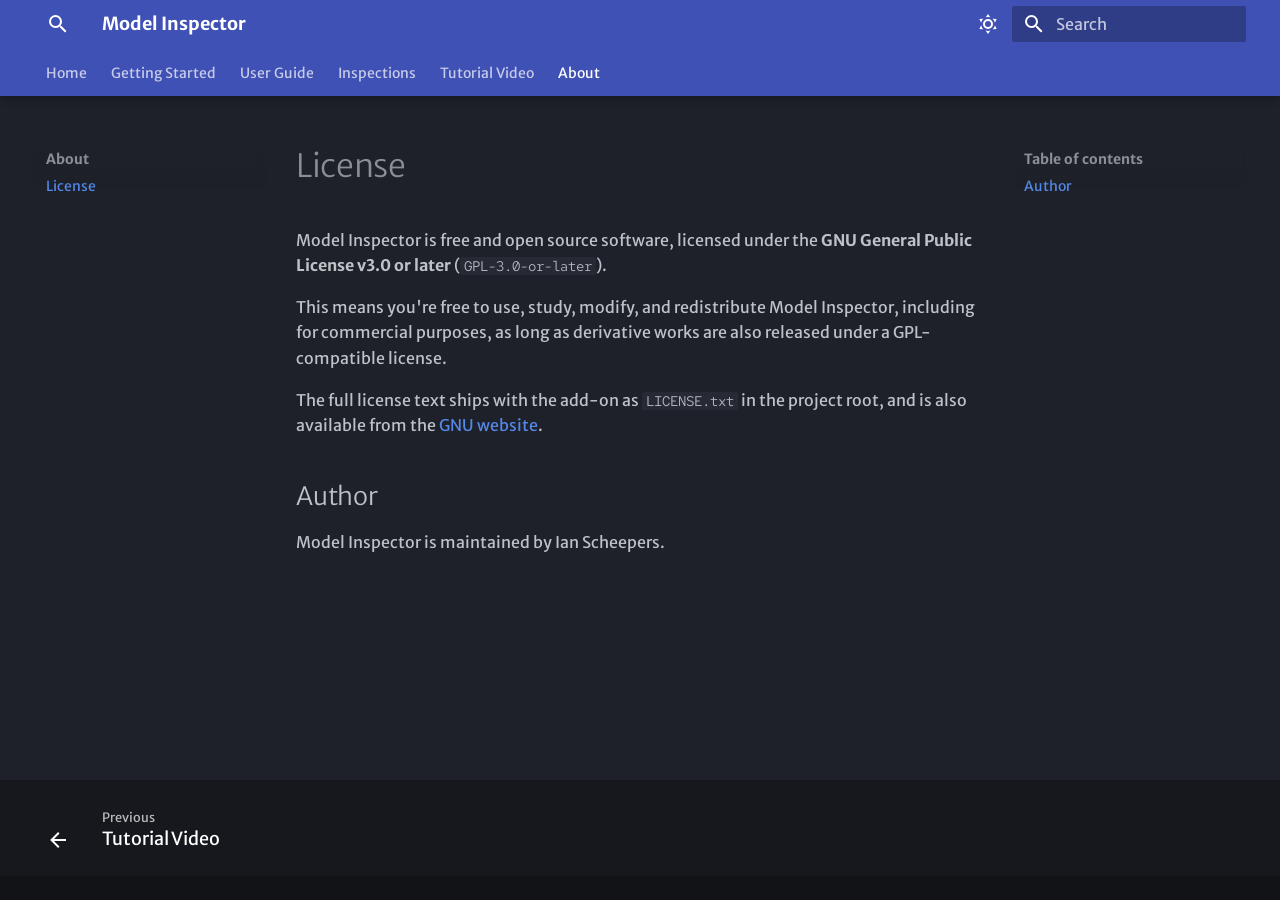
<file: about/license/index.html>
<!doctype html>
<html lang="en" class="no-js">
  <head>
    
      <meta charset="utf-8">
      <meta name="viewport" content="width=device-width,initial-scale=1">
      
        <meta name="description" content="Documentation for Model Inspector, a Blender add-on that validates meshes, UVs, and materials for common modeling mistakes.">
      
      
        <meta name="author" content="Ian Scheepers">
      
      
        <link rel="canonical" href="https://ianscheepers.github.io/Model-Inspector-Documentation/about/license/">
      
      
        <link rel="prev" href="../../tutorial-video/">
      
      
      
        
      
      
      <link rel="icon" href="../../assets/images/favicon.svg">
      <meta name="generator" content="mkdocs-1.6.1, mkdocs-material-9.7.6">
    
    
      
        <title>License - Model Inspector</title>
      
    
    
      <link rel="stylesheet" href="../../assets/stylesheets/main.484c7ddc.min.css">
      
        
        <link rel="stylesheet" href="../../assets/stylesheets/palette.ab4e12ef.min.css">
      
      


    
    
      
    
    
      
        
        
        <link rel="preconnect" href="https://fonts.gstatic.com" crossorigin>
        <link rel="stylesheet" href="https://fonts.googleapis.com/css?family=Merriweather+Sans:300,300i,400,400i,700,700i%7CRed+Hat+Mono:400,400i,700,700i&display=fallback">
        <style>:root{--md-text-font:"Merriweather Sans";--md-code-font:"Red Hat Mono"}</style>
      
    
    
      <link rel="stylesheet" href="../../assets/stylesheets/extra.css">
    
    <script>__md_scope=new URL("../..",location),__md_hash=e=>[...e].reduce(((e,_)=>(e<<5)-e+_.charCodeAt(0)),0),__md_get=(e,_=localStorage,t=__md_scope)=>JSON.parse(_.getItem(t.pathname+"."+e)),__md_set=(e,_,t=localStorage,a=__md_scope)=>{try{t.setItem(a.pathname+"."+e,JSON.stringify(_))}catch(e){}}</script>
    
      

    
    
  </head>
  
  
    
    
      
    
    
    
    
    <body dir="ltr" data-md-color-scheme="slate" data-md-color-primary="indigo" data-md-color-accent="indigo">
  
    
    <input class="md-toggle" data-md-toggle="drawer" type="checkbox" id="__drawer" autocomplete="off">
    <input class="md-toggle" data-md-toggle="search" type="checkbox" id="__search" autocomplete="off">
    <label class="md-overlay" for="__drawer"></label>
    <div data-md-component="skip">
      
        
        <a href="#license" class="md-skip">
          Skip to content
        </a>
      
    </div>
    <div data-md-component="announce">
      
    </div>
    
    
      

  

<header class="md-header md-header--shadow md-header--lifted" data-md-component="header">
  <nav class="md-header__inner md-grid" aria-label="Header">
    <a href="../.." title="Model Inspector" class="md-header__button md-logo" aria-label="Model Inspector" data-md-component="logo">
      
  
  <svg xmlns="http://www.w3.org/2000/svg" viewBox="0 0 24 24"><path d="M9.5 3A6.5 6.5 0 0 1 16 9.5c0 1.61-.59 3.09-1.56 4.23l.27.27h.79l5 5-1.5 1.5-5-5v-.79l-.27-.27A6.52 6.52 0 0 1 9.5 16 6.5 6.5 0 0 1 3 9.5 6.5 6.5 0 0 1 9.5 3m0 2C7 5 5 7 5 9.5S7 14 9.5 14 14 12 14 9.5 12 5 9.5 5"/></svg>

    </a>
    <label class="md-header__button md-icon" for="__drawer">
      
      <svg xmlns="http://www.w3.org/2000/svg" viewBox="0 0 24 24"><path d="M3 6h18v2H3zm0 5h18v2H3zm0 5h18v2H3z"/></svg>
    </label>
    <div class="md-header__title" data-md-component="header-title">
      <div class="md-header__ellipsis">
        <div class="md-header__topic">
          <span class="md-ellipsis">
            Model Inspector
          </span>
        </div>
        <div class="md-header__topic" data-md-component="header-topic">
          <span class="md-ellipsis">
            
              License
            
          </span>
        </div>
      </div>
    </div>
    
      
        <form class="md-header__option" data-md-component="palette">
  
    
    
    
    <input class="md-option" data-md-color-media="" data-md-color-scheme="slate" data-md-color-primary="indigo" data-md-color-accent="indigo"  aria-label="Switch to light mode"  type="radio" name="__palette" id="__palette_0">
    
      <label class="md-header__button md-icon" title="Switch to light mode" for="__palette_1" hidden>
        <svg xmlns="http://www.w3.org/2000/svg" viewBox="0 0 24 24"><path d="M12 7a5 5 0 0 1 5 5 5 5 0 0 1-5 5 5 5 0 0 1-5-5 5 5 0 0 1 5-5m0 2a3 3 0 0 0-3 3 3 3 0 0 0 3 3 3 3 0 0 0 3-3 3 3 0 0 0-3-3m0-7 2.39 3.42C13.65 5.15 12.84 5 12 5s-1.65.15-2.39.42zM3.34 7l4.16-.35A7.2 7.2 0 0 0 5.94 8.5c-.44.74-.69 1.5-.83 2.29zm.02 10 1.76-3.77a7.131 7.131 0 0 0 2.38 4.14zM20.65 7l-1.77 3.79a7.02 7.02 0 0 0-2.38-4.15zm-.01 10-4.14.36c.59-.51 1.12-1.14 1.54-1.86.42-.73.69-1.5.83-2.29zM12 22l-2.41-3.44c.74.27 1.55.44 2.41.44.82 0 1.63-.17 2.37-.44z"/></svg>
      </label>
    
  
    
    
    
    <input class="md-option" data-md-color-media="" data-md-color-scheme="default" data-md-color-primary="indigo" data-md-color-accent="indigo"  aria-label="Switch to dark mode"  type="radio" name="__palette" id="__palette_1">
    
      <label class="md-header__button md-icon" title="Switch to dark mode" for="__palette_0" hidden>
        <svg xmlns="http://www.w3.org/2000/svg" viewBox="0 0 24 24"><path d="m17.75 4.09-2.53 1.94.91 3.06-2.63-1.81-2.63 1.81.91-3.06-2.53-1.94L12.44 4l1.06-3 1.06 3zm3.5 6.91-1.64 1.25.59 1.98-1.7-1.17-1.7 1.17.59-1.98L15.75 11l2.06-.05L18.5 9l.69 1.95zm-2.28 4.95c.83-.08 1.72 1.1 1.19 1.85-.32.45-.66.87-1.08 1.27C15.17 23 8.84 23 4.94 19.07c-3.91-3.9-3.91-10.24 0-14.14.4-.4.82-.76 1.27-1.08.75-.53 1.93.36 1.85 1.19-.27 2.86.69 5.83 2.89 8.02a9.96 9.96 0 0 0 8.02 2.89m-1.64 2.02a12.08 12.08 0 0 1-7.8-3.47c-2.17-2.19-3.33-5-3.49-7.82-2.81 3.14-2.7 7.96.31 10.98 3.02 3.01 7.84 3.12 10.98.31"/></svg>
      </label>
    
  
</form>
      
    
    
      <script>var palette=__md_get("__palette");if(palette&&palette.color){if("(prefers-color-scheme)"===palette.color.media){var media=matchMedia("(prefers-color-scheme: light)"),input=document.querySelector(media.matches?"[data-md-color-media='(prefers-color-scheme: light)']":"[data-md-color-media='(prefers-color-scheme: dark)']");palette.color.media=input.getAttribute("data-md-color-media"),palette.color.scheme=input.getAttribute("data-md-color-scheme"),palette.color.primary=input.getAttribute("data-md-color-primary"),palette.color.accent=input.getAttribute("data-md-color-accent")}for(var[key,value]of Object.entries(palette.color))document.body.setAttribute("data-md-color-"+key,value)}</script>
    
    
    
      
      
        <label class="md-header__button md-icon" for="__search">
          
          <svg xmlns="http://www.w3.org/2000/svg" viewBox="0 0 24 24"><path d="M9.5 3A6.5 6.5 0 0 1 16 9.5c0 1.61-.59 3.09-1.56 4.23l.27.27h.79l5 5-1.5 1.5-5-5v-.79l-.27-.27A6.52 6.52 0 0 1 9.5 16 6.5 6.5 0 0 1 3 9.5 6.5 6.5 0 0 1 9.5 3m0 2C7 5 5 7 5 9.5S7 14 9.5 14 14 12 14 9.5 12 5 9.5 5"/></svg>
        </label>
        <div class="md-search" data-md-component="search" role="dialog">
  <label class="md-search__overlay" for="__search"></label>
  <div class="md-search__inner" role="search">
    <form class="md-search__form" name="search">
      <input type="text" class="md-search__input" name="query" aria-label="Search" placeholder="Search" autocapitalize="off" autocorrect="off" autocomplete="off" spellcheck="false" data-md-component="search-query" required>
      <label class="md-search__icon md-icon" for="__search">
        
        <svg xmlns="http://www.w3.org/2000/svg" viewBox="0 0 24 24"><path d="M9.5 3A6.5 6.5 0 0 1 16 9.5c0 1.61-.59 3.09-1.56 4.23l.27.27h.79l5 5-1.5 1.5-5-5v-.79l-.27-.27A6.52 6.52 0 0 1 9.5 16 6.5 6.5 0 0 1 3 9.5 6.5 6.5 0 0 1 9.5 3m0 2C7 5 5 7 5 9.5S7 14 9.5 14 14 12 14 9.5 12 5 9.5 5"/></svg>
        
        <svg xmlns="http://www.w3.org/2000/svg" viewBox="0 0 24 24"><path d="M20 11v2H8l5.5 5.5-1.42 1.42L4.16 12l7.92-7.92L13.5 5.5 8 11z"/></svg>
      </label>
      <nav class="md-search__options" aria-label="Search">
        
        <button type="reset" class="md-search__icon md-icon" title="Clear" aria-label="Clear" tabindex="-1">
          
          <svg xmlns="http://www.w3.org/2000/svg" viewBox="0 0 24 24"><path d="M19 6.41 17.59 5 12 10.59 6.41 5 5 6.41 10.59 12 5 17.59 6.41 19 12 13.41 17.59 19 19 17.59 13.41 12z"/></svg>
        </button>
      </nav>
      
        <div class="md-search__suggest" data-md-component="search-suggest"></div>
      
    </form>
    <div class="md-search__output">
      <div class="md-search__scrollwrap" tabindex="0" data-md-scrollfix>
        <div class="md-search-result" data-md-component="search-result">
          <div class="md-search-result__meta">
            Initializing search
          </div>
          <ol class="md-search-result__list" role="presentation"></ol>
        </div>
      </div>
    </div>
  </div>
</div>
      
    
    
  </nav>
  
    
      
<nav class="md-tabs" aria-label="Tabs" data-md-component="tabs">
  <div class="md-grid">
    <ul class="md-tabs__list">
      
        
  
  
  
  
    <li class="md-tabs__item">
      <a href="../.." class="md-tabs__link">
        
  
  
    
  
  Home

      </a>
    </li>
  

      
        
  
  
  
  
    
    
      <li class="md-tabs__item">
        <a href="../../getting-started/installation/" class="md-tabs__link">
          
  
  
    
  
  Getting Started

        </a>
      </li>
    
  

      
        
  
  
  
  
    
    
      <li class="md-tabs__item">
        <a href="../../user-guide/interface-overview/" class="md-tabs__link">
          
  
  
    
  
  User Guide

        </a>
      </li>
    
  

      
        
  
  
  
  
    
    
      <li class="md-tabs__item">
        <a href="../../inspections/mesh-inspections/" class="md-tabs__link">
          
  
  
    
  
  Inspections

        </a>
      </li>
    
  

      
        
  
  
  
  
    <li class="md-tabs__item">
      <a href="../../tutorial-video/" class="md-tabs__link">
        
  
  
    
  
  Tutorial Video

      </a>
    </li>
  

      
        
  
  
  
    
  
  
    
    
      <li class="md-tabs__item md-tabs__item--active">
        <a href="./" class="md-tabs__link">
          
  
  
    
  
  About

        </a>
      </li>
    
  

      
    </ul>
  </div>
</nav>
    
  
</header>
    
    <div class="md-container" data-md-component="container">
      
      
        
      
      <main class="md-main" data-md-component="main">
        <div class="md-main__inner md-grid">
          
            
              
              <div class="md-sidebar md-sidebar--primary" data-md-component="sidebar" data-md-type="navigation" >
                <div class="md-sidebar__scrollwrap">
                  <div class="md-sidebar__inner">
                    


  


<nav class="md-nav md-nav--primary md-nav--lifted" aria-label="Navigation" data-md-level="0">
  <label class="md-nav__title" for="__drawer">
    <a href="../.." title="Model Inspector" class="md-nav__button md-logo" aria-label="Model Inspector" data-md-component="logo">
      
  
  <svg xmlns="http://www.w3.org/2000/svg" viewBox="0 0 24 24"><path d="M9.5 3A6.5 6.5 0 0 1 16 9.5c0 1.61-.59 3.09-1.56 4.23l.27.27h.79l5 5-1.5 1.5-5-5v-.79l-.27-.27A6.52 6.52 0 0 1 9.5 16 6.5 6.5 0 0 1 3 9.5 6.5 6.5 0 0 1 9.5 3m0 2C7 5 5 7 5 9.5S7 14 9.5 14 14 12 14 9.5 12 5 9.5 5"/></svg>

    </a>
    Model Inspector
  </label>
  
  <ul class="md-nav__list" data-md-scrollfix>
    
      
      
  
  
  
  
    <li class="md-nav__item">
      <a href="../.." class="md-nav__link">
        
  
  
  <span class="md-ellipsis">
    
  
    Home
  

    
  </span>
  
  

      </a>
    </li>
  

    
      
      
  
  
  
  
    
    
      
        
      
        
      
    
    
    
      
      
        
      
    
    
    <li class="md-nav__item md-nav__item--nested">
      
        
        
        <input class="md-nav__toggle md-toggle " type="checkbox" id="__nav_2" >
        
          
          <label class="md-nav__link" for="__nav_2" id="__nav_2_label" tabindex="0">
            
  
  
  <span class="md-ellipsis">
    
  
    Getting Started
  

    
  </span>
  
  

            <span class="md-nav__icon md-icon"></span>
          </label>
        
        <nav class="md-nav" data-md-level="1" aria-labelledby="__nav_2_label" aria-expanded="false">
          <label class="md-nav__title" for="__nav_2">
            <span class="md-nav__icon md-icon"></span>
            
  
    Getting Started
  

          </label>
          <ul class="md-nav__list" data-md-scrollfix>
            
              
                
  
  
  
  
    <li class="md-nav__item">
      <a href="../../getting-started/installation/" class="md-nav__link">
        
  
  
  <span class="md-ellipsis">
    
  
    Installation
  

    
  </span>
  
  

      </a>
    </li>
  

              
            
              
                
  
  
  
  
    <li class="md-nav__item">
      <a href="../../getting-started/quick-start/" class="md-nav__link">
        
  
  
  <span class="md-ellipsis">
    
  
    Quick Start
  

    
  </span>
  
  

      </a>
    </li>
  

              
            
          </ul>
        </nav>
      
    </li>
  

    
      
      
  
  
  
  
    
    
      
        
      
        
      
        
      
        
      
    
    
    
      
      
        
      
    
    
    <li class="md-nav__item md-nav__item--nested">
      
        
        
        <input class="md-nav__toggle md-toggle " type="checkbox" id="__nav_3" >
        
          
          <label class="md-nav__link" for="__nav_3" id="__nav_3_label" tabindex="0">
            
  
  
  <span class="md-ellipsis">
    
  
    User Guide
  

    
  </span>
  
  

            <span class="md-nav__icon md-icon"></span>
          </label>
        
        <nav class="md-nav" data-md-level="1" aria-labelledby="__nav_3_label" aria-expanded="false">
          <label class="md-nav__title" for="__nav_3">
            <span class="md-nav__icon md-icon"></span>
            
  
    User Guide
  

          </label>
          <ul class="md-nav__list" data-md-scrollfix>
            
              
                
  
  
  
  
    <li class="md-nav__item">
      <a href="../../user-guide/interface-overview/" class="md-nav__link">
        
  
  
  <span class="md-ellipsis">
    
  
    Interface Overview
  

    
  </span>
  
  

      </a>
    </li>
  

              
            
              
                
  
  
  
  
    <li class="md-nav__item">
      <a href="../../user-guide/selecting-objects/" class="md-nav__link">
        
  
  
  <span class="md-ellipsis">
    
  
    Selecting Objects
  

    
  </span>
  
  

      </a>
    </li>
  

              
            
              
                
  
  
  
  
    <li class="md-nav__item">
      <a href="../../user-guide/running-inspections/" class="md-nav__link">
        
  
  
  <span class="md-ellipsis">
    
  
    Running an Inspection
  

    
  </span>
  
  

      </a>
    </li>
  

              
            
              
                
  
  
  
  
    <li class="md-nav__item">
      <a href="../../user-guide/results-and-overlays/" class="md-nav__link">
        
  
  
  <span class="md-ellipsis">
    
  
    Reading Results & Overlays
  

    
  </span>
  
  

      </a>
    </li>
  

              
            
          </ul>
        </nav>
      
    </li>
  

    
      
      
  
  
  
  
    
    
      
        
      
        
      
        
      
    
    
    
      
      
        
      
    
    
    <li class="md-nav__item md-nav__item--nested">
      
        
        
        <input class="md-nav__toggle md-toggle " type="checkbox" id="__nav_4" >
        
          
          <label class="md-nav__link" for="__nav_4" id="__nav_4_label" tabindex="0">
            
  
  
  <span class="md-ellipsis">
    
  
    Inspections
  

    
  </span>
  
  

            <span class="md-nav__icon md-icon"></span>
          </label>
        
        <nav class="md-nav" data-md-level="1" aria-labelledby="__nav_4_label" aria-expanded="false">
          <label class="md-nav__title" for="__nav_4">
            <span class="md-nav__icon md-icon"></span>
            
  
    Inspections
  

          </label>
          <ul class="md-nav__list" data-md-scrollfix>
            
              
                
  
  
  
  
    <li class="md-nav__item">
      <a href="../../inspections/mesh-inspections/" class="md-nav__link">
        
  
  
  <span class="md-ellipsis">
    
  
    Mesh Inspections
  

    
  </span>
  
  

      </a>
    </li>
  

              
            
              
                
  
  
  
  
    <li class="md-nav__item">
      <a href="../../inspections/uv-inspections/" class="md-nav__link">
        
  
  
  <span class="md-ellipsis">
    
  
    UV Inspections
  

    
  </span>
  
  

      </a>
    </li>
  

              
            
              
                
  
  
  
  
    <li class="md-nav__item">
      <a href="../../inspections/material-inspections/" class="md-nav__link">
        
  
  
  <span class="md-ellipsis">
    
  
    Material Inspections
  

    
  </span>
  
  

      </a>
    </li>
  

              
            
          </ul>
        </nav>
      
    </li>
  

    
      
      
  
  
  
  
    <li class="md-nav__item">
      <a href="../../tutorial-video/" class="md-nav__link">
        
  
  
  <span class="md-ellipsis">
    
  
    Tutorial Video
  

    
  </span>
  
  

      </a>
    </li>
  

    
      
      
  
  
    
  
  
  
    
    
      
        
      
    
    
    
      
        
        
      
      
        
      
    
    
    <li class="md-nav__item md-nav__item--active md-nav__item--section md-nav__item--nested">
      
        
        
        <input class="md-nav__toggle md-toggle " type="checkbox" id="__nav_6" checked>
        
          
          <label class="md-nav__link" for="__nav_6" id="__nav_6_label" tabindex="">
            
  
  
  <span class="md-ellipsis">
    
  
    About
  

    
  </span>
  
  

            <span class="md-nav__icon md-icon"></span>
          </label>
        
        <nav class="md-nav" data-md-level="1" aria-labelledby="__nav_6_label" aria-expanded="true">
          <label class="md-nav__title" for="__nav_6">
            <span class="md-nav__icon md-icon"></span>
            
  
    About
  

          </label>
          <ul class="md-nav__list" data-md-scrollfix>
            
              
                
  
  
    
  
  
  
    <li class="md-nav__item md-nav__item--active">
      
      <input class="md-nav__toggle md-toggle" type="checkbox" id="__toc">
      
      
        
      
      
        <label class="md-nav__link md-nav__link--active" for="__toc">
          
  
  
  <span class="md-ellipsis">
    
  
    License
  

    
  </span>
  
  

          <span class="md-nav__icon md-icon"></span>
        </label>
      
      <a href="./" class="md-nav__link md-nav__link--active">
        
  
  
  <span class="md-ellipsis">
    
  
    License
  

    
  </span>
  
  

      </a>
      
        

<nav class="md-nav md-nav--secondary" aria-label="Table of contents">
  
  
  
    
  
  
    <label class="md-nav__title" for="__toc">
      <span class="md-nav__icon md-icon"></span>
      Table of contents
    </label>
    <ul class="md-nav__list" data-md-component="toc" data-md-scrollfix>
      
        <li class="md-nav__item">
  <a href="#author" class="md-nav__link">
    <span class="md-ellipsis">
      
        Author
      
    </span>
  </a>
  
</li>
      
    </ul>
  
</nav>
      
    </li>
  

              
            
          </ul>
        </nav>
      
    </li>
  

    
  </ul>
</nav>
                  </div>
                </div>
              </div>
            
            
              
              <div class="md-sidebar md-sidebar--secondary" data-md-component="sidebar" data-md-type="toc" >
                <div class="md-sidebar__scrollwrap">
                  <div class="md-sidebar__inner">
                    

<nav class="md-nav md-nav--secondary" aria-label="Table of contents">
  
  
  
    
  
  
    <label class="md-nav__title" for="__toc">
      <span class="md-nav__icon md-icon"></span>
      Table of contents
    </label>
    <ul class="md-nav__list" data-md-component="toc" data-md-scrollfix>
      
        <li class="md-nav__item">
  <a href="#author" class="md-nav__link">
    <span class="md-ellipsis">
      
        Author
      
    </span>
  </a>
  
</li>
      
    </ul>
  
</nav>
                  </div>
                </div>
              </div>
            
          
          
            <div class="md-content" data-md-component="content">
              
              <article class="md-content__inner md-typeset">
                
                  



<h1 id="license">License<a class="headerlink" href="#license" title="Permanent link">&para;</a></h1>
<p>Model Inspector is free and open source software, licensed under the <strong>GNU General Public License v3.0 or later</strong> (<code>GPL-3.0-or-later</code>).</p>
<p>This means you're free to use, study, modify, and redistribute Model Inspector, including for commercial purposes, as long as derivative works are also released under a GPL-compatible license.</p>
<p>The full license text ships with the add-on as <code>LICENSE.txt</code> in the project root, and is also available from the <a href="https://www.gnu.org/licenses/gpl-3.0.html">GNU website</a>.</p>
<h2 id="author">Author<a class="headerlink" href="#author" title="Permanent link">&para;</a></h2>
<p>Model Inspector is maintained by Ian Scheepers.</p>












                
              </article>
            </div>
          
          
  <script>var tabs=__md_get("__tabs");if(Array.isArray(tabs))e:for(var set of document.querySelectorAll(".tabbed-set")){var labels=set.querySelector(".tabbed-labels");for(var tab of tabs)for(var label of labels.getElementsByTagName("label"))if(label.innerText.trim()===tab){var input=document.getElementById(label.htmlFor);input.checked=!0;continue e}}</script>

<script>var target=document.getElementById(location.hash.slice(1));target&&target.name&&(target.checked=target.name.startsWith("__tabbed_"))</script>
        </div>
        
          <button type="button" class="md-top md-icon" data-md-component="top" hidden>
  
  <svg xmlns="http://www.w3.org/2000/svg" viewBox="0 0 24 24"><path d="M13 20h-2V8l-5.5 5.5-1.42-1.42L12 4.16l7.92 7.92-1.42 1.42L13 8z"/></svg>
  Back to top
</button>
        
      </main>
      
        <footer class="md-footer">
  
    
      
      <nav class="md-footer__inner md-grid" aria-label="Footer" >
        
          
          <a href="../../tutorial-video/" class="md-footer__link md-footer__link--prev" aria-label="Previous: Tutorial Video">
            <div class="md-footer__button md-icon">
              
              <svg xmlns="http://www.w3.org/2000/svg" viewBox="0 0 24 24"><path d="M20 11v2H8l5.5 5.5-1.42 1.42L4.16 12l7.92-7.92L13.5 5.5 8 11z"/></svg>
            </div>
            <div class="md-footer__title">
              <span class="md-footer__direction">
                Previous
              </span>
              <div class="md-ellipsis">
                Tutorial Video
              </div>
            </div>
          </a>
        
        
      </nav>
    
  
  <div class="md-footer-meta md-typeset">
    <div class="md-footer-meta__inner md-grid">
      <div class="md-copyright">
  
  
</div>
      
    </div>
  </div>
</footer>
      
    </div>
    <div class="md-dialog" data-md-component="dialog">
      <div class="md-dialog__inner md-typeset"></div>
    </div>
    
    
    
      
      
      <script id="__config" type="application/json">{"annotate": null, "base": "../..", "features": ["navigation.tabs", "navigation.tabs.sticky", "navigation.sections", "navigation.indexes", "navigation.top", "navigation.footer", "toc.follow", "search.suggest", "search.highlight", "content.code.copy", "content.tabs.link"], "search": "../../assets/javascripts/workers/search.2c215733.min.js", "tags": null, "translations": {"clipboard.copied": "Copied to clipboard", "clipboard.copy": "Copy to clipboard", "search.result.more.one": "1 more on this page", "search.result.more.other": "# more on this page", "search.result.none": "No matching documents", "search.result.one": "1 matching document", "search.result.other": "# matching documents", "search.result.placeholder": "Type to start searching", "search.result.term.missing": "Missing", "select.version": "Select version"}, "version": null}</script>
    
    
      <script src="../../assets/javascripts/bundle.79ae519e.min.js"></script>
      
    
  </body>
</html>
</file>
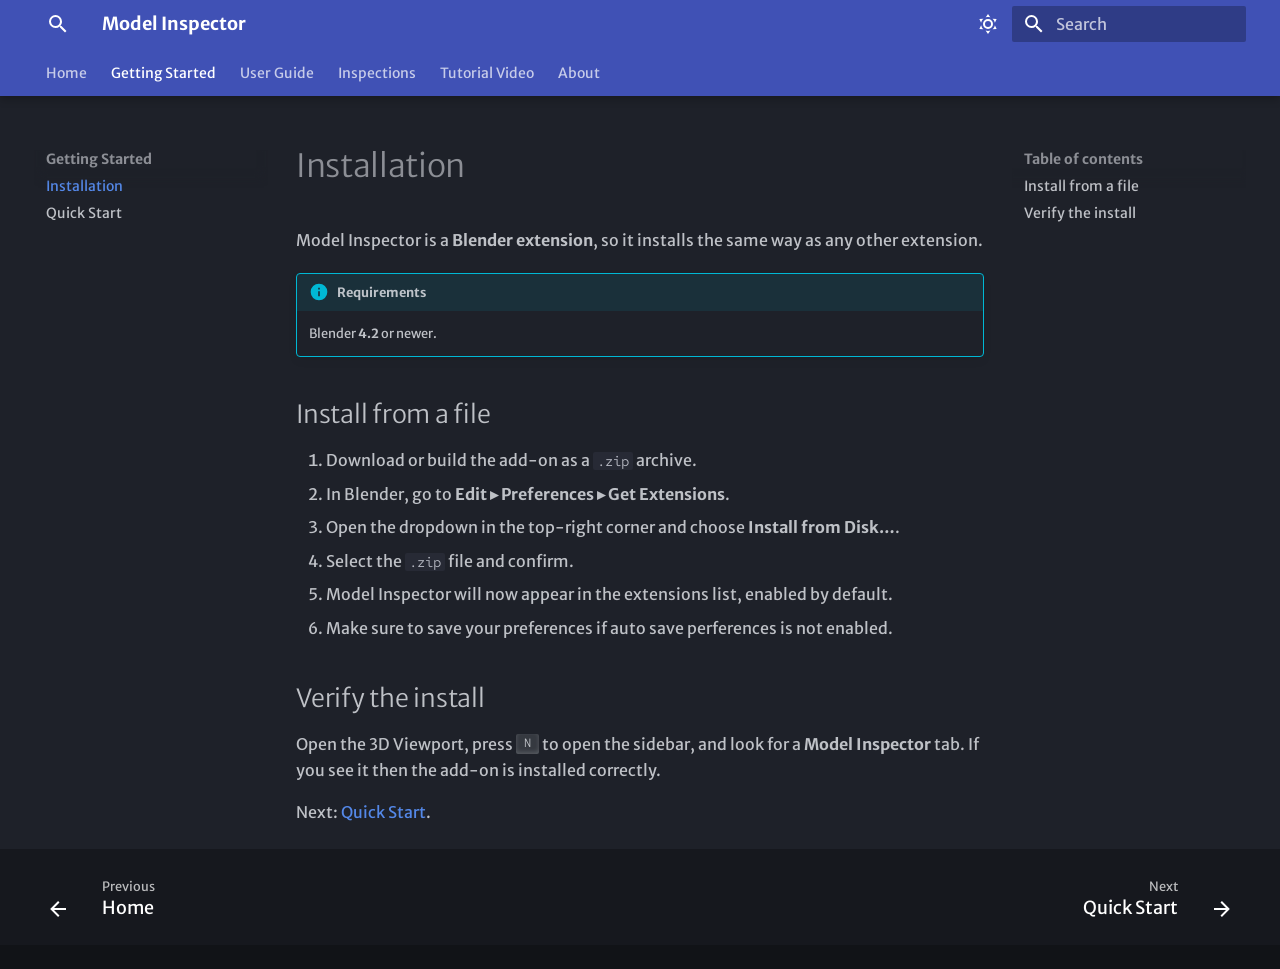
<file: getting-started/installation/index.html>
<!doctype html>
<html lang="en" class="no-js">
  <head>
    
      <meta charset="utf-8">
      <meta name="viewport" content="width=device-width,initial-scale=1">
      
        <meta name="description" content="Documentation for Model Inspector, a Blender add-on that validates meshes, UVs, and materials for common modeling mistakes.">
      
      
        <meta name="author" content="Ian Scheepers">
      
      
        <link rel="canonical" href="https://ianscheepers.github.io/Model-Inspector-Documentation/getting-started/installation/">
      
      
        <link rel="prev" href="../..">
      
      
        <link rel="next" href="../quick-start/">
      
      
        
      
      
      <link rel="icon" href="../../assets/images/favicon.svg">
      <meta name="generator" content="mkdocs-1.6.1, mkdocs-material-9.7.6">
    
    
      
        <title>Installation - Model Inspector</title>
      
    
    
      <link rel="stylesheet" href="../../assets/stylesheets/main.484c7ddc.min.css">
      
        
        <link rel="stylesheet" href="../../assets/stylesheets/palette.ab4e12ef.min.css">
      
      


    
    
      
    
    
      
        
        
        <link rel="preconnect" href="https://fonts.gstatic.com" crossorigin>
        <link rel="stylesheet" href="https://fonts.googleapis.com/css?family=Merriweather+Sans:300,300i,400,400i,700,700i%7CRed+Hat+Mono:400,400i,700,700i&display=fallback">
        <style>:root{--md-text-font:"Merriweather Sans";--md-code-font:"Red Hat Mono"}</style>
      
    
    
      <link rel="stylesheet" href="../../assets/stylesheets/extra.css">
    
    <script>__md_scope=new URL("../..",location),__md_hash=e=>[...e].reduce(((e,_)=>(e<<5)-e+_.charCodeAt(0)),0),__md_get=(e,_=localStorage,t=__md_scope)=>JSON.parse(_.getItem(t.pathname+"."+e)),__md_set=(e,_,t=localStorage,a=__md_scope)=>{try{t.setItem(a.pathname+"."+e,JSON.stringify(_))}catch(e){}}</script>
    
      

    
    
  </head>
  
  
    
    
      
    
    
    
    
    <body dir="ltr" data-md-color-scheme="slate" data-md-color-primary="indigo" data-md-color-accent="indigo">
  
    
    <input class="md-toggle" data-md-toggle="drawer" type="checkbox" id="__drawer" autocomplete="off">
    <input class="md-toggle" data-md-toggle="search" type="checkbox" id="__search" autocomplete="off">
    <label class="md-overlay" for="__drawer"></label>
    <div data-md-component="skip">
      
        
        <a href="#installation" class="md-skip">
          Skip to content
        </a>
      
    </div>
    <div data-md-component="announce">
      
    </div>
    
    
      

  

<header class="md-header md-header--shadow md-header--lifted" data-md-component="header">
  <nav class="md-header__inner md-grid" aria-label="Header">
    <a href="../.." title="Model Inspector" class="md-header__button md-logo" aria-label="Model Inspector" data-md-component="logo">
      
  
  <svg xmlns="http://www.w3.org/2000/svg" viewBox="0 0 24 24"><path d="M9.5 3A6.5 6.5 0 0 1 16 9.5c0 1.61-.59 3.09-1.56 4.23l.27.27h.79l5 5-1.5 1.5-5-5v-.79l-.27-.27A6.52 6.52 0 0 1 9.5 16 6.5 6.5 0 0 1 3 9.5 6.5 6.5 0 0 1 9.5 3m0 2C7 5 5 7 5 9.5S7 14 9.5 14 14 12 14 9.5 12 5 9.5 5"/></svg>

    </a>
    <label class="md-header__button md-icon" for="__drawer">
      
      <svg xmlns="http://www.w3.org/2000/svg" viewBox="0 0 24 24"><path d="M3 6h18v2H3zm0 5h18v2H3zm0 5h18v2H3z"/></svg>
    </label>
    <div class="md-header__title" data-md-component="header-title">
      <div class="md-header__ellipsis">
        <div class="md-header__topic">
          <span class="md-ellipsis">
            Model Inspector
          </span>
        </div>
        <div class="md-header__topic" data-md-component="header-topic">
          <span class="md-ellipsis">
            
              Installation
            
          </span>
        </div>
      </div>
    </div>
    
      
        <form class="md-header__option" data-md-component="palette">
  
    
    
    
    <input class="md-option" data-md-color-media="" data-md-color-scheme="slate" data-md-color-primary="indigo" data-md-color-accent="indigo"  aria-label="Switch to light mode"  type="radio" name="__palette" id="__palette_0">
    
      <label class="md-header__button md-icon" title="Switch to light mode" for="__palette_1" hidden>
        <svg xmlns="http://www.w3.org/2000/svg" viewBox="0 0 24 24"><path d="M12 7a5 5 0 0 1 5 5 5 5 0 0 1-5 5 5 5 0 0 1-5-5 5 5 0 0 1 5-5m0 2a3 3 0 0 0-3 3 3 3 0 0 0 3 3 3 3 0 0 0 3-3 3 3 0 0 0-3-3m0-7 2.39 3.42C13.65 5.15 12.84 5 12 5s-1.65.15-2.39.42zM3.34 7l4.16-.35A7.2 7.2 0 0 0 5.94 8.5c-.44.74-.69 1.5-.83 2.29zm.02 10 1.76-3.77a7.131 7.131 0 0 0 2.38 4.14zM20.65 7l-1.77 3.79a7.02 7.02 0 0 0-2.38-4.15zm-.01 10-4.14.36c.59-.51 1.12-1.14 1.54-1.86.42-.73.69-1.5.83-2.29zM12 22l-2.41-3.44c.74.27 1.55.44 2.41.44.82 0 1.63-.17 2.37-.44z"/></svg>
      </label>
    
  
    
    
    
    <input class="md-option" data-md-color-media="" data-md-color-scheme="default" data-md-color-primary="indigo" data-md-color-accent="indigo"  aria-label="Switch to dark mode"  type="radio" name="__palette" id="__palette_1">
    
      <label class="md-header__button md-icon" title="Switch to dark mode" for="__palette_0" hidden>
        <svg xmlns="http://www.w3.org/2000/svg" viewBox="0 0 24 24"><path d="m17.75 4.09-2.53 1.94.91 3.06-2.63-1.81-2.63 1.81.91-3.06-2.53-1.94L12.44 4l1.06-3 1.06 3zm3.5 6.91-1.64 1.25.59 1.98-1.7-1.17-1.7 1.17.59-1.98L15.75 11l2.06-.05L18.5 9l.69 1.95zm-2.28 4.95c.83-.08 1.72 1.1 1.19 1.85-.32.45-.66.87-1.08 1.27C15.17 23 8.84 23 4.94 19.07c-3.91-3.9-3.91-10.24 0-14.14.4-.4.82-.76 1.27-1.08.75-.53 1.93.36 1.85 1.19-.27 2.86.69 5.83 2.89 8.02a9.96 9.96 0 0 0 8.02 2.89m-1.64 2.02a12.08 12.08 0 0 1-7.8-3.47c-2.17-2.19-3.33-5-3.49-7.82-2.81 3.14-2.7 7.96.31 10.98 3.02 3.01 7.84 3.12 10.98.31"/></svg>
      </label>
    
  
</form>
      
    
    
      <script>var palette=__md_get("__palette");if(palette&&palette.color){if("(prefers-color-scheme)"===palette.color.media){var media=matchMedia("(prefers-color-scheme: light)"),input=document.querySelector(media.matches?"[data-md-color-media='(prefers-color-scheme: light)']":"[data-md-color-media='(prefers-color-scheme: dark)']");palette.color.media=input.getAttribute("data-md-color-media"),palette.color.scheme=input.getAttribute("data-md-color-scheme"),palette.color.primary=input.getAttribute("data-md-color-primary"),palette.color.accent=input.getAttribute("data-md-color-accent")}for(var[key,value]of Object.entries(palette.color))document.body.setAttribute("data-md-color-"+key,value)}</script>
    
    
    
      
      
        <label class="md-header__button md-icon" for="__search">
          
          <svg xmlns="http://www.w3.org/2000/svg" viewBox="0 0 24 24"><path d="M9.5 3A6.5 6.5 0 0 1 16 9.5c0 1.61-.59 3.09-1.56 4.23l.27.27h.79l5 5-1.5 1.5-5-5v-.79l-.27-.27A6.52 6.52 0 0 1 9.5 16 6.5 6.5 0 0 1 3 9.5 6.5 6.5 0 0 1 9.5 3m0 2C7 5 5 7 5 9.5S7 14 9.5 14 14 12 14 9.5 12 5 9.5 5"/></svg>
        </label>
        <div class="md-search" data-md-component="search" role="dialog">
  <label class="md-search__overlay" for="__search"></label>
  <div class="md-search__inner" role="search">
    <form class="md-search__form" name="search">
      <input type="text" class="md-search__input" name="query" aria-label="Search" placeholder="Search" autocapitalize="off" autocorrect="off" autocomplete="off" spellcheck="false" data-md-component="search-query" required>
      <label class="md-search__icon md-icon" for="__search">
        
        <svg xmlns="http://www.w3.org/2000/svg" viewBox="0 0 24 24"><path d="M9.5 3A6.5 6.5 0 0 1 16 9.5c0 1.61-.59 3.09-1.56 4.23l.27.27h.79l5 5-1.5 1.5-5-5v-.79l-.27-.27A6.52 6.52 0 0 1 9.5 16 6.5 6.5 0 0 1 3 9.5 6.5 6.5 0 0 1 9.5 3m0 2C7 5 5 7 5 9.5S7 14 9.5 14 14 12 14 9.5 12 5 9.5 5"/></svg>
        
        <svg xmlns="http://www.w3.org/2000/svg" viewBox="0 0 24 24"><path d="M20 11v2H8l5.5 5.5-1.42 1.42L4.16 12l7.92-7.92L13.5 5.5 8 11z"/></svg>
      </label>
      <nav class="md-search__options" aria-label="Search">
        
        <button type="reset" class="md-search__icon md-icon" title="Clear" aria-label="Clear" tabindex="-1">
          
          <svg xmlns="http://www.w3.org/2000/svg" viewBox="0 0 24 24"><path d="M19 6.41 17.59 5 12 10.59 6.41 5 5 6.41 10.59 12 5 17.59 6.41 19 12 13.41 17.59 19 19 17.59 13.41 12z"/></svg>
        </button>
      </nav>
      
        <div class="md-search__suggest" data-md-component="search-suggest"></div>
      
    </form>
    <div class="md-search__output">
      <div class="md-search__scrollwrap" tabindex="0" data-md-scrollfix>
        <div class="md-search-result" data-md-component="search-result">
          <div class="md-search-result__meta">
            Initializing search
          </div>
          <ol class="md-search-result__list" role="presentation"></ol>
        </div>
      </div>
    </div>
  </div>
</div>
      
    
    
  </nav>
  
    
      
<nav class="md-tabs" aria-label="Tabs" data-md-component="tabs">
  <div class="md-grid">
    <ul class="md-tabs__list">
      
        
  
  
  
  
    <li class="md-tabs__item">
      <a href="../.." class="md-tabs__link">
        
  
  
    
  
  Home

      </a>
    </li>
  

      
        
  
  
  
    
  
  
    
    
      <li class="md-tabs__item md-tabs__item--active">
        <a href="./" class="md-tabs__link">
          
  
  
    
  
  Getting Started

        </a>
      </li>
    
  

      
        
  
  
  
  
    
    
      <li class="md-tabs__item">
        <a href="../../user-guide/interface-overview/" class="md-tabs__link">
          
  
  
    
  
  User Guide

        </a>
      </li>
    
  

      
        
  
  
  
  
    
    
      <li class="md-tabs__item">
        <a href="../../inspections/mesh-inspections/" class="md-tabs__link">
          
  
  
    
  
  Inspections

        </a>
      </li>
    
  

      
        
  
  
  
  
    <li class="md-tabs__item">
      <a href="../../tutorial-video/" class="md-tabs__link">
        
  
  
    
  
  Tutorial Video

      </a>
    </li>
  

      
        
  
  
  
  
    
    
      <li class="md-tabs__item">
        <a href="../../about/license/" class="md-tabs__link">
          
  
  
    
  
  About

        </a>
      </li>
    
  

      
    </ul>
  </div>
</nav>
    
  
</header>
    
    <div class="md-container" data-md-component="container">
      
      
        
      
      <main class="md-main" data-md-component="main">
        <div class="md-main__inner md-grid">
          
            
              
              <div class="md-sidebar md-sidebar--primary" data-md-component="sidebar" data-md-type="navigation" >
                <div class="md-sidebar__scrollwrap">
                  <div class="md-sidebar__inner">
                    


  


<nav class="md-nav md-nav--primary md-nav--lifted" aria-label="Navigation" data-md-level="0">
  <label class="md-nav__title" for="__drawer">
    <a href="../.." title="Model Inspector" class="md-nav__button md-logo" aria-label="Model Inspector" data-md-component="logo">
      
  
  <svg xmlns="http://www.w3.org/2000/svg" viewBox="0 0 24 24"><path d="M9.5 3A6.5 6.5 0 0 1 16 9.5c0 1.61-.59 3.09-1.56 4.23l.27.27h.79l5 5-1.5 1.5-5-5v-.79l-.27-.27A6.52 6.52 0 0 1 9.5 16 6.5 6.5 0 0 1 3 9.5 6.5 6.5 0 0 1 9.5 3m0 2C7 5 5 7 5 9.5S7 14 9.5 14 14 12 14 9.5 12 5 9.5 5"/></svg>

    </a>
    Model Inspector
  </label>
  
  <ul class="md-nav__list" data-md-scrollfix>
    
      
      
  
  
  
  
    <li class="md-nav__item">
      <a href="../.." class="md-nav__link">
        
  
  
  <span class="md-ellipsis">
    
  
    Home
  

    
  </span>
  
  

      </a>
    </li>
  

    
      
      
  
  
    
  
  
  
    
    
      
        
      
        
      
    
    
    
      
        
        
      
      
        
      
    
    
    <li class="md-nav__item md-nav__item--active md-nav__item--section md-nav__item--nested">
      
        
        
        <input class="md-nav__toggle md-toggle " type="checkbox" id="__nav_2" checked>
        
          
          <label class="md-nav__link" for="__nav_2" id="__nav_2_label" tabindex="">
            
  
  
  <span class="md-ellipsis">
    
  
    Getting Started
  

    
  </span>
  
  

            <span class="md-nav__icon md-icon"></span>
          </label>
        
        <nav class="md-nav" data-md-level="1" aria-labelledby="__nav_2_label" aria-expanded="true">
          <label class="md-nav__title" for="__nav_2">
            <span class="md-nav__icon md-icon"></span>
            
  
    Getting Started
  

          </label>
          <ul class="md-nav__list" data-md-scrollfix>
            
              
                
  
  
    
  
  
  
    <li class="md-nav__item md-nav__item--active">
      
      <input class="md-nav__toggle md-toggle" type="checkbox" id="__toc">
      
      
        
      
      
        <label class="md-nav__link md-nav__link--active" for="__toc">
          
  
  
  <span class="md-ellipsis">
    
  
    Installation
  

    
  </span>
  
  

          <span class="md-nav__icon md-icon"></span>
        </label>
      
      <a href="./" class="md-nav__link md-nav__link--active">
        
  
  
  <span class="md-ellipsis">
    
  
    Installation
  

    
  </span>
  
  

      </a>
      
        

<nav class="md-nav md-nav--secondary" aria-label="Table of contents">
  
  
  
    
  
  
    <label class="md-nav__title" for="__toc">
      <span class="md-nav__icon md-icon"></span>
      Table of contents
    </label>
    <ul class="md-nav__list" data-md-component="toc" data-md-scrollfix>
      
        <li class="md-nav__item">
  <a href="#install-from-a-file" class="md-nav__link">
    <span class="md-ellipsis">
      
        Install from a file
      
    </span>
  </a>
  
</li>
      
        <li class="md-nav__item">
  <a href="#verify-the-install" class="md-nav__link">
    <span class="md-ellipsis">
      
        Verify the install
      
    </span>
  </a>
  
</li>
      
    </ul>
  
</nav>
      
    </li>
  

              
            
              
                
  
  
  
  
    <li class="md-nav__item">
      <a href="../quick-start/" class="md-nav__link">
        
  
  
  <span class="md-ellipsis">
    
  
    Quick Start
  

    
  </span>
  
  

      </a>
    </li>
  

              
            
          </ul>
        </nav>
      
    </li>
  

    
      
      
  
  
  
  
    
    
      
        
      
        
      
        
      
        
      
    
    
    
      
      
        
      
    
    
    <li class="md-nav__item md-nav__item--nested">
      
        
        
        <input class="md-nav__toggle md-toggle " type="checkbox" id="__nav_3" >
        
          
          <label class="md-nav__link" for="__nav_3" id="__nav_3_label" tabindex="0">
            
  
  
  <span class="md-ellipsis">
    
  
    User Guide
  

    
  </span>
  
  

            <span class="md-nav__icon md-icon"></span>
          </label>
        
        <nav class="md-nav" data-md-level="1" aria-labelledby="__nav_3_label" aria-expanded="false">
          <label class="md-nav__title" for="__nav_3">
            <span class="md-nav__icon md-icon"></span>
            
  
    User Guide
  

          </label>
          <ul class="md-nav__list" data-md-scrollfix>
            
              
                
  
  
  
  
    <li class="md-nav__item">
      <a href="../../user-guide/interface-overview/" class="md-nav__link">
        
  
  
  <span class="md-ellipsis">
    
  
    Interface Overview
  

    
  </span>
  
  

      </a>
    </li>
  

              
            
              
                
  
  
  
  
    <li class="md-nav__item">
      <a href="../../user-guide/selecting-objects/" class="md-nav__link">
        
  
  
  <span class="md-ellipsis">
    
  
    Selecting Objects
  

    
  </span>
  
  

      </a>
    </li>
  

              
            
              
                
  
  
  
  
    <li class="md-nav__item">
      <a href="../../user-guide/running-inspections/" class="md-nav__link">
        
  
  
  <span class="md-ellipsis">
    
  
    Running an Inspection
  

    
  </span>
  
  

      </a>
    </li>
  

              
            
              
                
  
  
  
  
    <li class="md-nav__item">
      <a href="../../user-guide/results-and-overlays/" class="md-nav__link">
        
  
  
  <span class="md-ellipsis">
    
  
    Reading Results & Overlays
  

    
  </span>
  
  

      </a>
    </li>
  

              
            
          </ul>
        </nav>
      
    </li>
  

    
      
      
  
  
  
  
    
    
      
        
      
        
      
        
      
    
    
    
      
      
        
      
    
    
    <li class="md-nav__item md-nav__item--nested">
      
        
        
        <input class="md-nav__toggle md-toggle " type="checkbox" id="__nav_4" >
        
          
          <label class="md-nav__link" for="__nav_4" id="__nav_4_label" tabindex="0">
            
  
  
  <span class="md-ellipsis">
    
  
    Inspections
  

    
  </span>
  
  

            <span class="md-nav__icon md-icon"></span>
          </label>
        
        <nav class="md-nav" data-md-level="1" aria-labelledby="__nav_4_label" aria-expanded="false">
          <label class="md-nav__title" for="__nav_4">
            <span class="md-nav__icon md-icon"></span>
            
  
    Inspections
  

          </label>
          <ul class="md-nav__list" data-md-scrollfix>
            
              
                
  
  
  
  
    <li class="md-nav__item">
      <a href="../../inspections/mesh-inspections/" class="md-nav__link">
        
  
  
  <span class="md-ellipsis">
    
  
    Mesh Inspections
  

    
  </span>
  
  

      </a>
    </li>
  

              
            
              
                
  
  
  
  
    <li class="md-nav__item">
      <a href="../../inspections/uv-inspections/" class="md-nav__link">
        
  
  
  <span class="md-ellipsis">
    
  
    UV Inspections
  

    
  </span>
  
  

      </a>
    </li>
  

              
            
              
                
  
  
  
  
    <li class="md-nav__item">
      <a href="../../inspections/material-inspections/" class="md-nav__link">
        
  
  
  <span class="md-ellipsis">
    
  
    Material Inspections
  

    
  </span>
  
  

      </a>
    </li>
  

              
            
          </ul>
        </nav>
      
    </li>
  

    
      
      
  
  
  
  
    <li class="md-nav__item">
      <a href="../../tutorial-video/" class="md-nav__link">
        
  
  
  <span class="md-ellipsis">
    
  
    Tutorial Video
  

    
  </span>
  
  

      </a>
    </li>
  

    
      
      
  
  
  
  
    
    
      
        
      
    
    
    
      
      
        
      
    
    
    <li class="md-nav__item md-nav__item--nested">
      
        
        
        <input class="md-nav__toggle md-toggle " type="checkbox" id="__nav_6" >
        
          
          <label class="md-nav__link" for="__nav_6" id="__nav_6_label" tabindex="0">
            
  
  
  <span class="md-ellipsis">
    
  
    About
  

    
  </span>
  
  

            <span class="md-nav__icon md-icon"></span>
          </label>
        
        <nav class="md-nav" data-md-level="1" aria-labelledby="__nav_6_label" aria-expanded="false">
          <label class="md-nav__title" for="__nav_6">
            <span class="md-nav__icon md-icon"></span>
            
  
    About
  

          </label>
          <ul class="md-nav__list" data-md-scrollfix>
            
              
                
  
  
  
  
    <li class="md-nav__item">
      <a href="../../about/license/" class="md-nav__link">
        
  
  
  <span class="md-ellipsis">
    
  
    License
  

    
  </span>
  
  

      </a>
    </li>
  

              
            
          </ul>
        </nav>
      
    </li>
  

    
  </ul>
</nav>
                  </div>
                </div>
              </div>
            
            
              
              <div class="md-sidebar md-sidebar--secondary" data-md-component="sidebar" data-md-type="toc" >
                <div class="md-sidebar__scrollwrap">
                  <div class="md-sidebar__inner">
                    

<nav class="md-nav md-nav--secondary" aria-label="Table of contents">
  
  
  
    
  
  
    <label class="md-nav__title" for="__toc">
      <span class="md-nav__icon md-icon"></span>
      Table of contents
    </label>
    <ul class="md-nav__list" data-md-component="toc" data-md-scrollfix>
      
        <li class="md-nav__item">
  <a href="#install-from-a-file" class="md-nav__link">
    <span class="md-ellipsis">
      
        Install from a file
      
    </span>
  </a>
  
</li>
      
        <li class="md-nav__item">
  <a href="#verify-the-install" class="md-nav__link">
    <span class="md-ellipsis">
      
        Verify the install
      
    </span>
  </a>
  
</li>
      
    </ul>
  
</nav>
                  </div>
                </div>
              </div>
            
          
          
            <div class="md-content" data-md-component="content">
              
              <article class="md-content__inner md-typeset">
                
                  



<h1 id="installation">Installation<a class="headerlink" href="#installation" title="Permanent link">&para;</a></h1>
<p>Model Inspector is a <strong>Blender extension</strong>, so it installs the same way as any other extension.</p>
<div class="admonition info">
<p class="admonition-title">Requirements</p>
<p>Blender <strong>4.2</strong> or newer.</p>
</div>
<h2 id="install-from-a-file">Install from a file<a class="headerlink" href="#install-from-a-file" title="Permanent link">&para;</a></h2>
<ol>
<li>Download or build the add-on as a <code>.zip</code> archive.</li>
<li>In Blender, go to <strong>Edit ▸ Preferences ▸ Get Extensions</strong>.</li>
<li>Open the dropdown in the top-right corner and choose <strong>Install from Disk…</strong>.</li>
<li>Select the <code>.zip</code> file and confirm.</li>
<li>Model Inspector will now appear in the extensions list, enabled by default.</li>
<li>Make sure to save your preferences if auto save perferences is not enabled.</li>
</ol>
<!-- ## Install from a local folder (development)

If you're working from source rather than a packaged `.zip`:

1. Locate your Blender extensions directory, e.g. on Windows:
   `%APPDATA%\Blender Foundation\Blender\<version>\extensions\user_default\`
2. Copy (or symlink) the `Model-Inspector` folder into that directory.
3. Restart Blender, or use **Edit ▸ Preferences ▸ Get Extensions ▸ Refresh Local**.
4. Enable **Model Inspector** in the extensions list if it isn't already. -->

<h2 id="verify-the-install">Verify the install<a class="headerlink" href="#verify-the-install" title="Permanent link">&para;</a></h2>
<p>Open the 3D Viewport, press <span class="keys"><kbd class="key-n">N</kbd></span> to open the sidebar, and look for a <strong>Model Inspector</strong> tab. If you see it then the add-on is installed correctly.</p>
<p>Next: <a href="../quick-start/">Quick Start</a>.</p>












                
              </article>
            </div>
          
          
  <script>var tabs=__md_get("__tabs");if(Array.isArray(tabs))e:for(var set of document.querySelectorAll(".tabbed-set")){var labels=set.querySelector(".tabbed-labels");for(var tab of tabs)for(var label of labels.getElementsByTagName("label"))if(label.innerText.trim()===tab){var input=document.getElementById(label.htmlFor);input.checked=!0;continue e}}</script>

<script>var target=document.getElementById(location.hash.slice(1));target&&target.name&&(target.checked=target.name.startsWith("__tabbed_"))</script>
        </div>
        
          <button type="button" class="md-top md-icon" data-md-component="top" hidden>
  
  <svg xmlns="http://www.w3.org/2000/svg" viewBox="0 0 24 24"><path d="M13 20h-2V8l-5.5 5.5-1.42-1.42L12 4.16l7.92 7.92-1.42 1.42L13 8z"/></svg>
  Back to top
</button>
        
      </main>
      
        <footer class="md-footer">
  
    
      
      <nav class="md-footer__inner md-grid" aria-label="Footer" >
        
          
          <a href="../.." class="md-footer__link md-footer__link--prev" aria-label="Previous: Home">
            <div class="md-footer__button md-icon">
              
              <svg xmlns="http://www.w3.org/2000/svg" viewBox="0 0 24 24"><path d="M20 11v2H8l5.5 5.5-1.42 1.42L4.16 12l7.92-7.92L13.5 5.5 8 11z"/></svg>
            </div>
            <div class="md-footer__title">
              <span class="md-footer__direction">
                Previous
              </span>
              <div class="md-ellipsis">
                Home
              </div>
            </div>
          </a>
        
        
          
          <a href="../quick-start/" class="md-footer__link md-footer__link--next" aria-label="Next: Quick Start">
            <div class="md-footer__title">
              <span class="md-footer__direction">
                Next
              </span>
              <div class="md-ellipsis">
                Quick Start
              </div>
            </div>
            <div class="md-footer__button md-icon">
              
              <svg xmlns="http://www.w3.org/2000/svg" viewBox="0 0 24 24"><path d="M4 11v2h12l-5.5 5.5 1.42 1.42L19.84 12l-7.92-7.92L10.5 5.5 16 11z"/></svg>
            </div>
          </a>
        
      </nav>
    
  
  <div class="md-footer-meta md-typeset">
    <div class="md-footer-meta__inner md-grid">
      <div class="md-copyright">
  
  
</div>
      
    </div>
  </div>
</footer>
      
    </div>
    <div class="md-dialog" data-md-component="dialog">
      <div class="md-dialog__inner md-typeset"></div>
    </div>
    
    
    
      
      
      <script id="__config" type="application/json">{"annotate": null, "base": "../..", "features": ["navigation.tabs", "navigation.tabs.sticky", "navigation.sections", "navigation.indexes", "navigation.top", "navigation.footer", "toc.follow", "search.suggest", "search.highlight", "content.code.copy", "content.tabs.link"], "search": "../../assets/javascripts/workers/search.2c215733.min.js", "tags": null, "translations": {"clipboard.copied": "Copied to clipboard", "clipboard.copy": "Copy to clipboard", "search.result.more.one": "1 more on this page", "search.result.more.other": "# more on this page", "search.result.none": "No matching documents", "search.result.one": "1 matching document", "search.result.other": "# matching documents", "search.result.placeholder": "Type to start searching", "search.result.term.missing": "Missing", "select.version": "Select version"}, "version": null}</script>
    
    
      <script src="../../assets/javascripts/bundle.79ae519e.min.js"></script>
      
    
  </body>
</html>
</file>
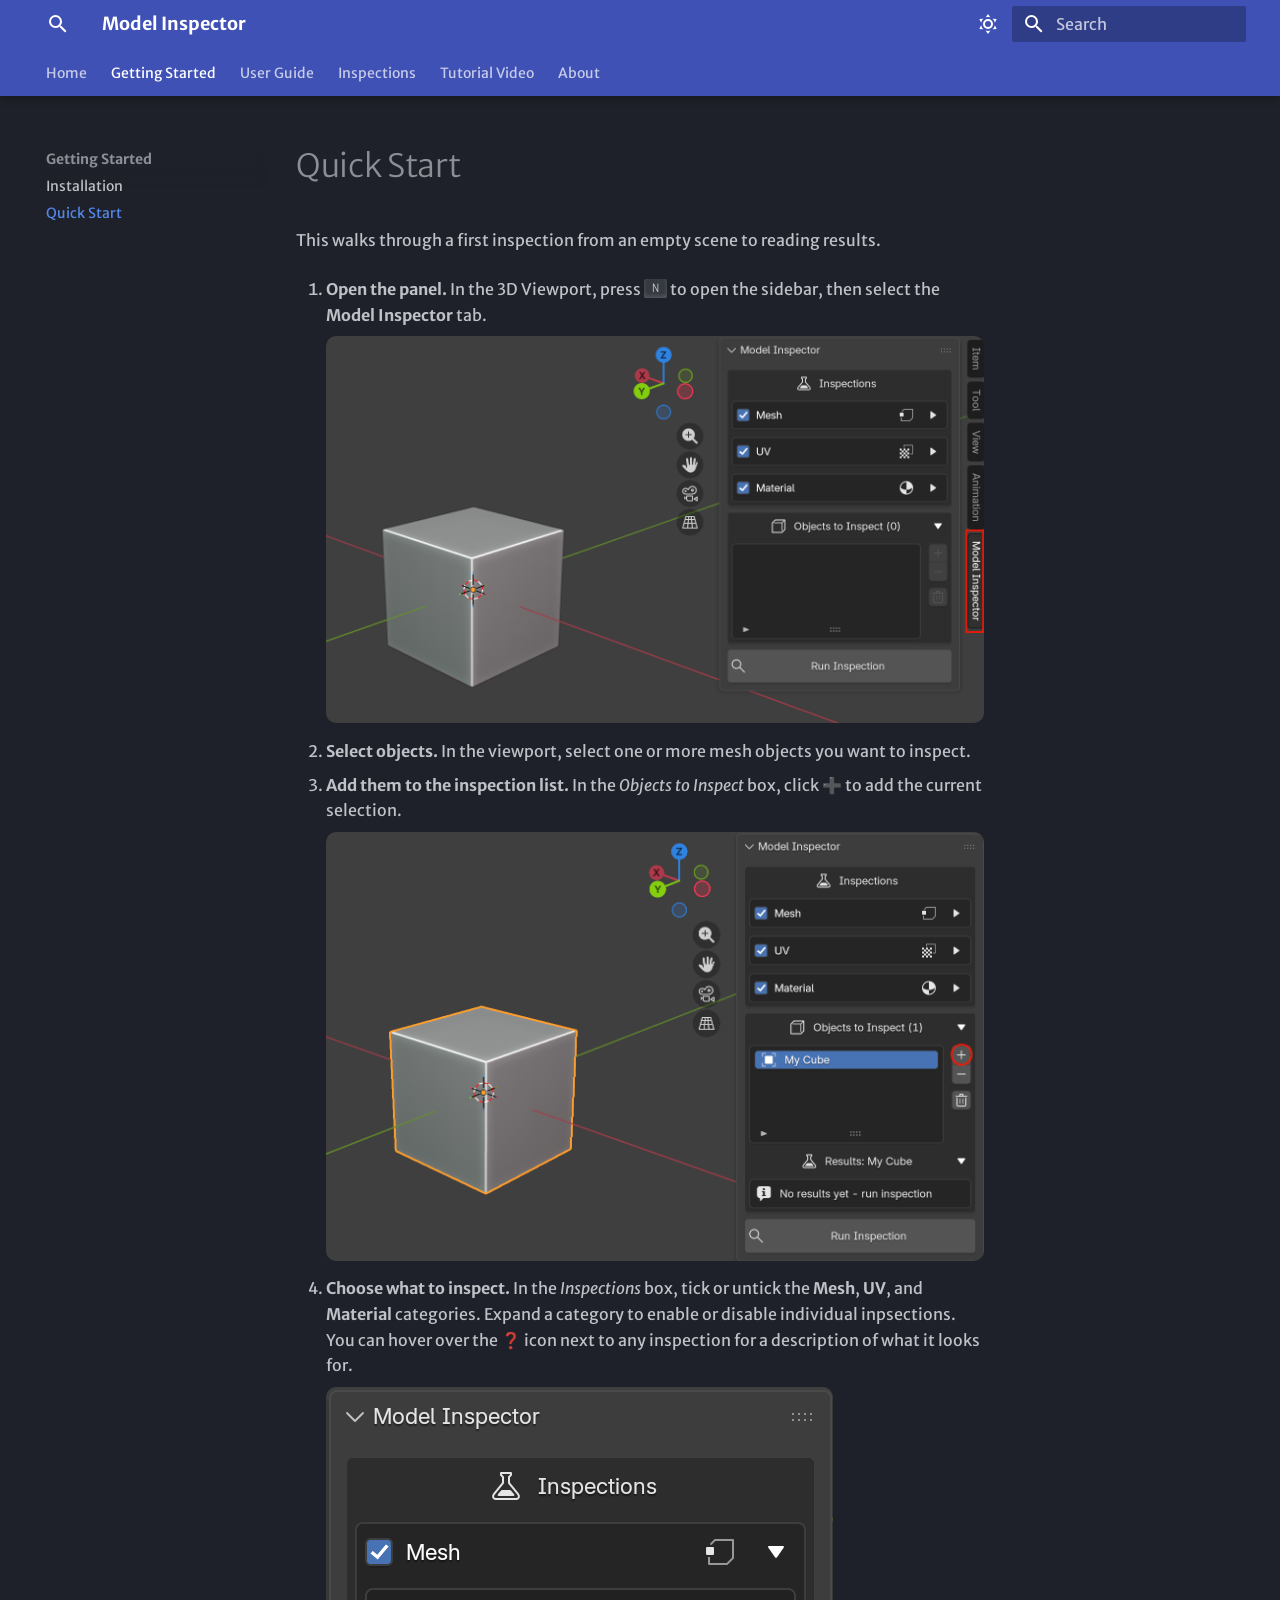
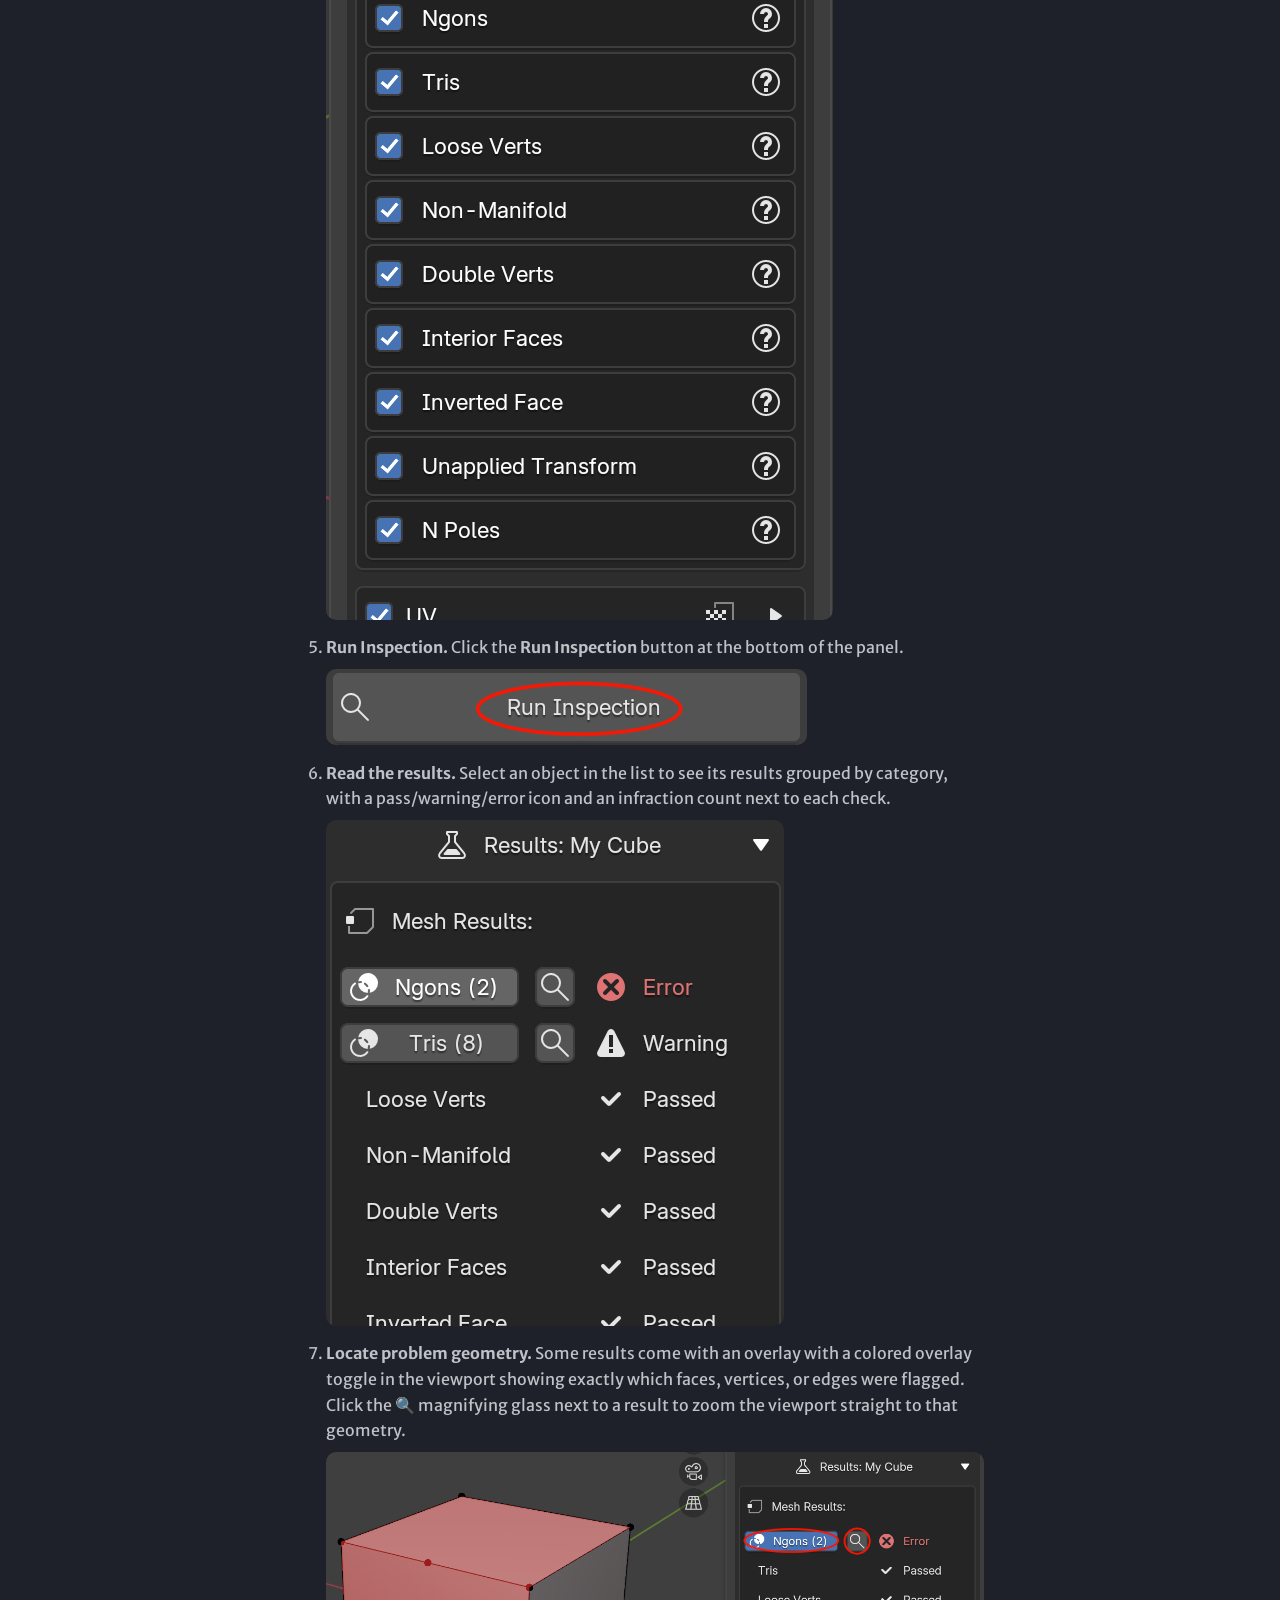
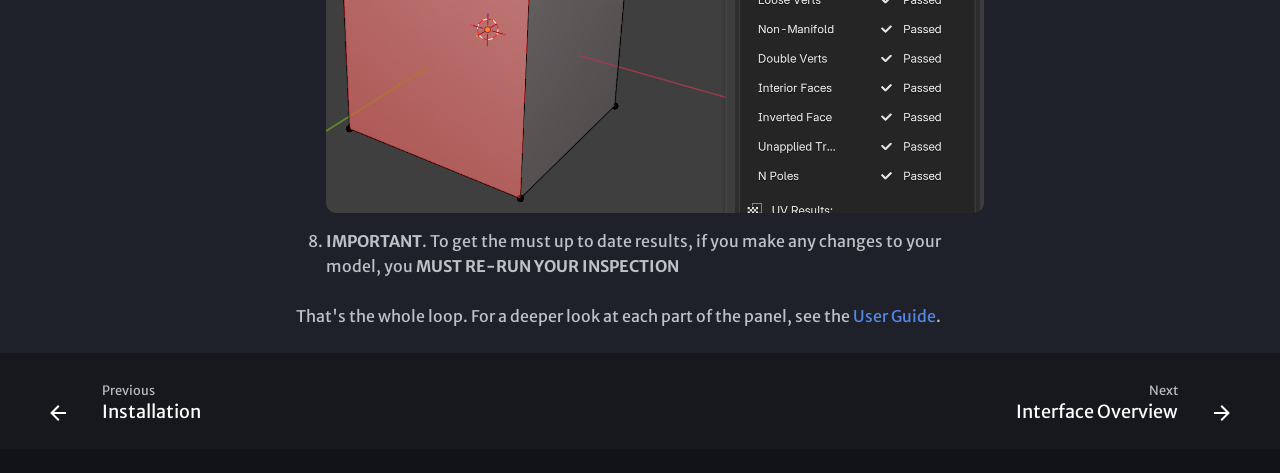
<file: getting-started/quick-start/index.html>
<!doctype html>
<html lang="en" class="no-js">
  <head>
    
      <meta charset="utf-8">
      <meta name="viewport" content="width=device-width,initial-scale=1">
      
        <meta name="description" content="Documentation for Model Inspector, a Blender add-on that validates meshes, UVs, and materials for common modeling mistakes.">
      
      
        <meta name="author" content="Ian Scheepers">
      
      
        <link rel="canonical" href="https://ianscheepers.github.io/Model-Inspector-Documentation/getting-started/quick-start/">
      
      
        <link rel="prev" href="../installation/">
      
      
        <link rel="next" href="../../user-guide/interface-overview/">
      
      
        
      
      
      <link rel="icon" href="../../assets/images/favicon.svg">
      <meta name="generator" content="mkdocs-1.6.1, mkdocs-material-9.7.6">
    
    
      
        <title>Quick Start - Model Inspector</title>
      
    
    
      <link rel="stylesheet" href="../../assets/stylesheets/main.484c7ddc.min.css">
      
        
        <link rel="stylesheet" href="../../assets/stylesheets/palette.ab4e12ef.min.css">
      
      


    
    
      
    
    
      
        
        
        <link rel="preconnect" href="https://fonts.gstatic.com" crossorigin>
        <link rel="stylesheet" href="https://fonts.googleapis.com/css?family=Merriweather+Sans:300,300i,400,400i,700,700i%7CRed+Hat+Mono:400,400i,700,700i&display=fallback">
        <style>:root{--md-text-font:"Merriweather Sans";--md-code-font:"Red Hat Mono"}</style>
      
    
    
      <link rel="stylesheet" href="../../assets/stylesheets/extra.css">
    
    <script>__md_scope=new URL("../..",location),__md_hash=e=>[...e].reduce(((e,_)=>(e<<5)-e+_.charCodeAt(0)),0),__md_get=(e,_=localStorage,t=__md_scope)=>JSON.parse(_.getItem(t.pathname+"."+e)),__md_set=(e,_,t=localStorage,a=__md_scope)=>{try{t.setItem(a.pathname+"."+e,JSON.stringify(_))}catch(e){}}</script>
    
      

    
    
  </head>
  
  
    
    
      
    
    
    
    
    <body dir="ltr" data-md-color-scheme="slate" data-md-color-primary="indigo" data-md-color-accent="indigo">
  
    
    <input class="md-toggle" data-md-toggle="drawer" type="checkbox" id="__drawer" autocomplete="off">
    <input class="md-toggle" data-md-toggle="search" type="checkbox" id="__search" autocomplete="off">
    <label class="md-overlay" for="__drawer"></label>
    <div data-md-component="skip">
      
        
        <a href="#quick-start" class="md-skip">
          Skip to content
        </a>
      
    </div>
    <div data-md-component="announce">
      
    </div>
    
    
      

  

<header class="md-header md-header--shadow md-header--lifted" data-md-component="header">
  <nav class="md-header__inner md-grid" aria-label="Header">
    <a href="../.." title="Model Inspector" class="md-header__button md-logo" aria-label="Model Inspector" data-md-component="logo">
      
  
  <svg xmlns="http://www.w3.org/2000/svg" viewBox="0 0 24 24"><path d="M9.5 3A6.5 6.5 0 0 1 16 9.5c0 1.61-.59 3.09-1.56 4.23l.27.27h.79l5 5-1.5 1.5-5-5v-.79l-.27-.27A6.52 6.52 0 0 1 9.5 16 6.5 6.5 0 0 1 3 9.5 6.5 6.5 0 0 1 9.5 3m0 2C7 5 5 7 5 9.5S7 14 9.5 14 14 12 14 9.5 12 5 9.5 5"/></svg>

    </a>
    <label class="md-header__button md-icon" for="__drawer">
      
      <svg xmlns="http://www.w3.org/2000/svg" viewBox="0 0 24 24"><path d="M3 6h18v2H3zm0 5h18v2H3zm0 5h18v2H3z"/></svg>
    </label>
    <div class="md-header__title" data-md-component="header-title">
      <div class="md-header__ellipsis">
        <div class="md-header__topic">
          <span class="md-ellipsis">
            Model Inspector
          </span>
        </div>
        <div class="md-header__topic" data-md-component="header-topic">
          <span class="md-ellipsis">
            
              Quick Start
            
          </span>
        </div>
      </div>
    </div>
    
      
        <form class="md-header__option" data-md-component="palette">
  
    
    
    
    <input class="md-option" data-md-color-media="" data-md-color-scheme="slate" data-md-color-primary="indigo" data-md-color-accent="indigo"  aria-label="Switch to light mode"  type="radio" name="__palette" id="__palette_0">
    
      <label class="md-header__button md-icon" title="Switch to light mode" for="__palette_1" hidden>
        <svg xmlns="http://www.w3.org/2000/svg" viewBox="0 0 24 24"><path d="M12 7a5 5 0 0 1 5 5 5 5 0 0 1-5 5 5 5 0 0 1-5-5 5 5 0 0 1 5-5m0 2a3 3 0 0 0-3 3 3 3 0 0 0 3 3 3 3 0 0 0 3-3 3 3 0 0 0-3-3m0-7 2.39 3.42C13.65 5.15 12.84 5 12 5s-1.65.15-2.39.42zM3.34 7l4.16-.35A7.2 7.2 0 0 0 5.94 8.5c-.44.74-.69 1.5-.83 2.29zm.02 10 1.76-3.77a7.131 7.131 0 0 0 2.38 4.14zM20.65 7l-1.77 3.79a7.02 7.02 0 0 0-2.38-4.15zm-.01 10-4.14.36c.59-.51 1.12-1.14 1.54-1.86.42-.73.69-1.5.83-2.29zM12 22l-2.41-3.44c.74.27 1.55.44 2.41.44.82 0 1.63-.17 2.37-.44z"/></svg>
      </label>
    
  
    
    
    
    <input class="md-option" data-md-color-media="" data-md-color-scheme="default" data-md-color-primary="indigo" data-md-color-accent="indigo"  aria-label="Switch to dark mode"  type="radio" name="__palette" id="__palette_1">
    
      <label class="md-header__button md-icon" title="Switch to dark mode" for="__palette_0" hidden>
        <svg xmlns="http://www.w3.org/2000/svg" viewBox="0 0 24 24"><path d="m17.75 4.09-2.53 1.94.91 3.06-2.63-1.81-2.63 1.81.91-3.06-2.53-1.94L12.44 4l1.06-3 1.06 3zm3.5 6.91-1.64 1.25.59 1.98-1.7-1.17-1.7 1.17.59-1.98L15.75 11l2.06-.05L18.5 9l.69 1.95zm-2.28 4.95c.83-.08 1.72 1.1 1.19 1.85-.32.45-.66.87-1.08 1.27C15.17 23 8.84 23 4.94 19.07c-3.91-3.9-3.91-10.24 0-14.14.4-.4.82-.76 1.27-1.08.75-.53 1.93.36 1.85 1.19-.27 2.86.69 5.83 2.89 8.02a9.96 9.96 0 0 0 8.02 2.89m-1.64 2.02a12.08 12.08 0 0 1-7.8-3.47c-2.17-2.19-3.33-5-3.49-7.82-2.81 3.14-2.7 7.96.31 10.98 3.02 3.01 7.84 3.12 10.98.31"/></svg>
      </label>
    
  
</form>
      
    
    
      <script>var palette=__md_get("__palette");if(palette&&palette.color){if("(prefers-color-scheme)"===palette.color.media){var media=matchMedia("(prefers-color-scheme: light)"),input=document.querySelector(media.matches?"[data-md-color-media='(prefers-color-scheme: light)']":"[data-md-color-media='(prefers-color-scheme: dark)']");palette.color.media=input.getAttribute("data-md-color-media"),palette.color.scheme=input.getAttribute("data-md-color-scheme"),palette.color.primary=input.getAttribute("data-md-color-primary"),palette.color.accent=input.getAttribute("data-md-color-accent")}for(var[key,value]of Object.entries(palette.color))document.body.setAttribute("data-md-color-"+key,value)}</script>
    
    
    
      
      
        <label class="md-header__button md-icon" for="__search">
          
          <svg xmlns="http://www.w3.org/2000/svg" viewBox="0 0 24 24"><path d="M9.5 3A6.5 6.5 0 0 1 16 9.5c0 1.61-.59 3.09-1.56 4.23l.27.27h.79l5 5-1.5 1.5-5-5v-.79l-.27-.27A6.52 6.52 0 0 1 9.5 16 6.5 6.5 0 0 1 3 9.5 6.5 6.5 0 0 1 9.5 3m0 2C7 5 5 7 5 9.5S7 14 9.5 14 14 12 14 9.5 12 5 9.5 5"/></svg>
        </label>
        <div class="md-search" data-md-component="search" role="dialog">
  <label class="md-search__overlay" for="__search"></label>
  <div class="md-search__inner" role="search">
    <form class="md-search__form" name="search">
      <input type="text" class="md-search__input" name="query" aria-label="Search" placeholder="Search" autocapitalize="off" autocorrect="off" autocomplete="off" spellcheck="false" data-md-component="search-query" required>
      <label class="md-search__icon md-icon" for="__search">
        
        <svg xmlns="http://www.w3.org/2000/svg" viewBox="0 0 24 24"><path d="M9.5 3A6.5 6.5 0 0 1 16 9.5c0 1.61-.59 3.09-1.56 4.23l.27.27h.79l5 5-1.5 1.5-5-5v-.79l-.27-.27A6.52 6.52 0 0 1 9.5 16 6.5 6.5 0 0 1 3 9.5 6.5 6.5 0 0 1 9.5 3m0 2C7 5 5 7 5 9.5S7 14 9.5 14 14 12 14 9.5 12 5 9.5 5"/></svg>
        
        <svg xmlns="http://www.w3.org/2000/svg" viewBox="0 0 24 24"><path d="M20 11v2H8l5.5 5.5-1.42 1.42L4.16 12l7.92-7.92L13.5 5.5 8 11z"/></svg>
      </label>
      <nav class="md-search__options" aria-label="Search">
        
        <button type="reset" class="md-search__icon md-icon" title="Clear" aria-label="Clear" tabindex="-1">
          
          <svg xmlns="http://www.w3.org/2000/svg" viewBox="0 0 24 24"><path d="M19 6.41 17.59 5 12 10.59 6.41 5 5 6.41 10.59 12 5 17.59 6.41 19 12 13.41 17.59 19 19 17.59 13.41 12z"/></svg>
        </button>
      </nav>
      
        <div class="md-search__suggest" data-md-component="search-suggest"></div>
      
    </form>
    <div class="md-search__output">
      <div class="md-search__scrollwrap" tabindex="0" data-md-scrollfix>
        <div class="md-search-result" data-md-component="search-result">
          <div class="md-search-result__meta">
            Initializing search
          </div>
          <ol class="md-search-result__list" role="presentation"></ol>
        </div>
      </div>
    </div>
  </div>
</div>
      
    
    
  </nav>
  
    
      
<nav class="md-tabs" aria-label="Tabs" data-md-component="tabs">
  <div class="md-grid">
    <ul class="md-tabs__list">
      
        
  
  
  
  
    <li class="md-tabs__item">
      <a href="../.." class="md-tabs__link">
        
  
  
    
  
  Home

      </a>
    </li>
  

      
        
  
  
  
    
  
  
    
    
      <li class="md-tabs__item md-tabs__item--active">
        <a href="../installation/" class="md-tabs__link">
          
  
  
    
  
  Getting Started

        </a>
      </li>
    
  

      
        
  
  
  
  
    
    
      <li class="md-tabs__item">
        <a href="../../user-guide/interface-overview/" class="md-tabs__link">
          
  
  
    
  
  User Guide

        </a>
      </li>
    
  

      
        
  
  
  
  
    
    
      <li class="md-tabs__item">
        <a href="../../inspections/mesh-inspections/" class="md-tabs__link">
          
  
  
    
  
  Inspections

        </a>
      </li>
    
  

      
        
  
  
  
  
    <li class="md-tabs__item">
      <a href="../../tutorial-video/" class="md-tabs__link">
        
  
  
    
  
  Tutorial Video

      </a>
    </li>
  

      
        
  
  
  
  
    
    
      <li class="md-tabs__item">
        <a href="../../about/license/" class="md-tabs__link">
          
  
  
    
  
  About

        </a>
      </li>
    
  

      
    </ul>
  </div>
</nav>
    
  
</header>
    
    <div class="md-container" data-md-component="container">
      
      
        
      
      <main class="md-main" data-md-component="main">
        <div class="md-main__inner md-grid">
          
            
              
              <div class="md-sidebar md-sidebar--primary" data-md-component="sidebar" data-md-type="navigation" >
                <div class="md-sidebar__scrollwrap">
                  <div class="md-sidebar__inner">
                    


  


<nav class="md-nav md-nav--primary md-nav--lifted" aria-label="Navigation" data-md-level="0">
  <label class="md-nav__title" for="__drawer">
    <a href="../.." title="Model Inspector" class="md-nav__button md-logo" aria-label="Model Inspector" data-md-component="logo">
      
  
  <svg xmlns="http://www.w3.org/2000/svg" viewBox="0 0 24 24"><path d="M9.5 3A6.5 6.5 0 0 1 16 9.5c0 1.61-.59 3.09-1.56 4.23l.27.27h.79l5 5-1.5 1.5-5-5v-.79l-.27-.27A6.52 6.52 0 0 1 9.5 16 6.5 6.5 0 0 1 3 9.5 6.5 6.5 0 0 1 9.5 3m0 2C7 5 5 7 5 9.5S7 14 9.5 14 14 12 14 9.5 12 5 9.5 5"/></svg>

    </a>
    Model Inspector
  </label>
  
  <ul class="md-nav__list" data-md-scrollfix>
    
      
      
  
  
  
  
    <li class="md-nav__item">
      <a href="../.." class="md-nav__link">
        
  
  
  <span class="md-ellipsis">
    
  
    Home
  

    
  </span>
  
  

      </a>
    </li>
  

    
      
      
  
  
    
  
  
  
    
    
      
        
      
        
      
    
    
    
      
        
        
      
      
        
      
    
    
    <li class="md-nav__item md-nav__item--active md-nav__item--section md-nav__item--nested">
      
        
        
        <input class="md-nav__toggle md-toggle " type="checkbox" id="__nav_2" checked>
        
          
          <label class="md-nav__link" for="__nav_2" id="__nav_2_label" tabindex="">
            
  
  
  <span class="md-ellipsis">
    
  
    Getting Started
  

    
  </span>
  
  

            <span class="md-nav__icon md-icon"></span>
          </label>
        
        <nav class="md-nav" data-md-level="1" aria-labelledby="__nav_2_label" aria-expanded="true">
          <label class="md-nav__title" for="__nav_2">
            <span class="md-nav__icon md-icon"></span>
            
  
    Getting Started
  

          </label>
          <ul class="md-nav__list" data-md-scrollfix>
            
              
                
  
  
  
  
    <li class="md-nav__item">
      <a href="../installation/" class="md-nav__link">
        
  
  
  <span class="md-ellipsis">
    
  
    Installation
  

    
  </span>
  
  

      </a>
    </li>
  

              
            
              
                
  
  
    
  
  
  
    <li class="md-nav__item md-nav__item--active">
      
      <input class="md-nav__toggle md-toggle" type="checkbox" id="__toc">
      
      
        
      
      
      <a href="./" class="md-nav__link md-nav__link--active">
        
  
  
  <span class="md-ellipsis">
    
  
    Quick Start
  

    
  </span>
  
  

      </a>
      
    </li>
  

              
            
          </ul>
        </nav>
      
    </li>
  

    
      
      
  
  
  
  
    
    
      
        
      
        
      
        
      
        
      
    
    
    
      
      
        
      
    
    
    <li class="md-nav__item md-nav__item--nested">
      
        
        
        <input class="md-nav__toggle md-toggle " type="checkbox" id="__nav_3" >
        
          
          <label class="md-nav__link" for="__nav_3" id="__nav_3_label" tabindex="0">
            
  
  
  <span class="md-ellipsis">
    
  
    User Guide
  

    
  </span>
  
  

            <span class="md-nav__icon md-icon"></span>
          </label>
        
        <nav class="md-nav" data-md-level="1" aria-labelledby="__nav_3_label" aria-expanded="false">
          <label class="md-nav__title" for="__nav_3">
            <span class="md-nav__icon md-icon"></span>
            
  
    User Guide
  

          </label>
          <ul class="md-nav__list" data-md-scrollfix>
            
              
                
  
  
  
  
    <li class="md-nav__item">
      <a href="../../user-guide/interface-overview/" class="md-nav__link">
        
  
  
  <span class="md-ellipsis">
    
  
    Interface Overview
  

    
  </span>
  
  

      </a>
    </li>
  

              
            
              
                
  
  
  
  
    <li class="md-nav__item">
      <a href="../../user-guide/selecting-objects/" class="md-nav__link">
        
  
  
  <span class="md-ellipsis">
    
  
    Selecting Objects
  

    
  </span>
  
  

      </a>
    </li>
  

              
            
              
                
  
  
  
  
    <li class="md-nav__item">
      <a href="../../user-guide/running-inspections/" class="md-nav__link">
        
  
  
  <span class="md-ellipsis">
    
  
    Running an Inspection
  

    
  </span>
  
  

      </a>
    </li>
  

              
            
              
                
  
  
  
  
    <li class="md-nav__item">
      <a href="../../user-guide/results-and-overlays/" class="md-nav__link">
        
  
  
  <span class="md-ellipsis">
    
  
    Reading Results & Overlays
  

    
  </span>
  
  

      </a>
    </li>
  

              
            
          </ul>
        </nav>
      
    </li>
  

    
      
      
  
  
  
  
    
    
      
        
      
        
      
        
      
    
    
    
      
      
        
      
    
    
    <li class="md-nav__item md-nav__item--nested">
      
        
        
        <input class="md-nav__toggle md-toggle " type="checkbox" id="__nav_4" >
        
          
          <label class="md-nav__link" for="__nav_4" id="__nav_4_label" tabindex="0">
            
  
  
  <span class="md-ellipsis">
    
  
    Inspections
  

    
  </span>
  
  

            <span class="md-nav__icon md-icon"></span>
          </label>
        
        <nav class="md-nav" data-md-level="1" aria-labelledby="__nav_4_label" aria-expanded="false">
          <label class="md-nav__title" for="__nav_4">
            <span class="md-nav__icon md-icon"></span>
            
  
    Inspections
  

          </label>
          <ul class="md-nav__list" data-md-scrollfix>
            
              
                
  
  
  
  
    <li class="md-nav__item">
      <a href="../../inspections/mesh-inspections/" class="md-nav__link">
        
  
  
  <span class="md-ellipsis">
    
  
    Mesh Inspections
  

    
  </span>
  
  

      </a>
    </li>
  

              
            
              
                
  
  
  
  
    <li class="md-nav__item">
      <a href="../../inspections/uv-inspections/" class="md-nav__link">
        
  
  
  <span class="md-ellipsis">
    
  
    UV Inspections
  

    
  </span>
  
  

      </a>
    </li>
  

              
            
              
                
  
  
  
  
    <li class="md-nav__item">
      <a href="../../inspections/material-inspections/" class="md-nav__link">
        
  
  
  <span class="md-ellipsis">
    
  
    Material Inspections
  

    
  </span>
  
  

      </a>
    </li>
  

              
            
          </ul>
        </nav>
      
    </li>
  

    
      
      
  
  
  
  
    <li class="md-nav__item">
      <a href="../../tutorial-video/" class="md-nav__link">
        
  
  
  <span class="md-ellipsis">
    
  
    Tutorial Video
  

    
  </span>
  
  

      </a>
    </li>
  

    
      
      
  
  
  
  
    
    
      
        
      
    
    
    
      
      
        
      
    
    
    <li class="md-nav__item md-nav__item--nested">
      
        
        
        <input class="md-nav__toggle md-toggle " type="checkbox" id="__nav_6" >
        
          
          <label class="md-nav__link" for="__nav_6" id="__nav_6_label" tabindex="0">
            
  
  
  <span class="md-ellipsis">
    
  
    About
  

    
  </span>
  
  

            <span class="md-nav__icon md-icon"></span>
          </label>
        
        <nav class="md-nav" data-md-level="1" aria-labelledby="__nav_6_label" aria-expanded="false">
          <label class="md-nav__title" for="__nav_6">
            <span class="md-nav__icon md-icon"></span>
            
  
    About
  

          </label>
          <ul class="md-nav__list" data-md-scrollfix>
            
              
                
  
  
  
  
    <li class="md-nav__item">
      <a href="../../about/license/" class="md-nav__link">
        
  
  
  <span class="md-ellipsis">
    
  
    License
  

    
  </span>
  
  

      </a>
    </li>
  

              
            
          </ul>
        </nav>
      
    </li>
  

    
  </ul>
</nav>
                  </div>
                </div>
              </div>
            
            
              
              <div class="md-sidebar md-sidebar--secondary" data-md-component="sidebar" data-md-type="toc" >
                <div class="md-sidebar__scrollwrap">
                  <div class="md-sidebar__inner">
                    

<nav class="md-nav md-nav--secondary" aria-label="Table of contents">
  
  
  
    
  
  
</nav>
                  </div>
                </div>
              </div>
            
          
          
            <div class="md-content" data-md-component="content">
              
              <article class="md-content__inner md-typeset">
                
                  



<h1 id="quick-start">Quick Start<a class="headerlink" href="#quick-start" title="Permanent link">&para;</a></h1>
<p>This walks through a first inspection from an empty scene to reading results.</p>
<ol>
<li>
<p><strong>Open the panel.</strong> In the 3D Viewport, press <span class="keys"><kbd class="key-n">N</kbd></span> to open the sidebar, then select the <strong>Model Inspector</strong> tab.</p>
<p><img alt="The Model Inspector panel with the Add Object button highlighted" src="../../assets/images/getting-started-side-panel.png" /></p>
</li>
<li>
<p><strong>Select objects.</strong> In the viewport, select one or more mesh objects you want to inspect.</p>
</li>
<li>
<p><strong>Add them to the inspection list.</strong> In the <em>Objects to Inspect</em> box, click ➕ to add the current selection.</p>
<p><img alt="The Model Inspector panel with the Add Object button highlighted" src="../../assets/images/getting-started-add-objects-to-inspect.png" /></p>
</li>
<li>
<p><strong>Choose what to inspect.</strong> In the <em>Inspections</em> box, tick or untick the <strong>Mesh</strong>, <strong>UV</strong>, and <strong>Material</strong> categories. Expand a category to enable or disable individual inpsections. You can hover over the ❓ icon next to any inspection for a description of what it looks for.</p>
<p><img alt="The Model Inspector panel with the Add Object button highlighted" src="../../assets/images/getting-started-inspections.png" /></p>
</li>
<li>
<p><strong>Run Inspection.</strong> Click the <strong>Run Inspection</strong> button at the bottom of the panel.</p>
<p><img alt="The Model Inspector panel with the Add Object button highlighted" src="../../assets/images/getting-started-run-inspections.png" /></p>
</li>
<li>
<p><strong>Read the results.</strong> Select an object in the list to see its results grouped by category, with a pass/warning/error icon and an infraction count next to each check.</p>
<p><img alt="The Model Inspector panel with the Add Object button highlighted" src="../../assets/images/getting-started-results.png" /></p>
</li>
<li>
<p><strong>Locate problem geometry.</strong> Some results come with an overlay with a colored overlay toggle in the viewport showing exactly which faces, vertices, or edges were flagged. Click the 🔍 magnifying glass next to a result to zoom the viewport straight to that geometry.</p>
<p><img alt="The Model Inspector panel with the Add Object button highlighted" src="../../assets/images/getting-started-locate-problem.png" /></p>
</li>
<li>
<p><strong>IMPORTANT</strong>. To get the must up to date results, if you make any changes to your model, you <strong>MUST RE-RUN YOUR INSPECTION</strong> </p>
</li>
</ol>
<p>That's the whole loop. For a deeper look at each part of the panel, see the <a href="../../user-guide/interface-overview/">User Guide</a>.</p>












                
              </article>
            </div>
          
          
  <script>var tabs=__md_get("__tabs");if(Array.isArray(tabs))e:for(var set of document.querySelectorAll(".tabbed-set")){var labels=set.querySelector(".tabbed-labels");for(var tab of tabs)for(var label of labels.getElementsByTagName("label"))if(label.innerText.trim()===tab){var input=document.getElementById(label.htmlFor);input.checked=!0;continue e}}</script>

<script>var target=document.getElementById(location.hash.slice(1));target&&target.name&&(target.checked=target.name.startsWith("__tabbed_"))</script>
        </div>
        
          <button type="button" class="md-top md-icon" data-md-component="top" hidden>
  
  <svg xmlns="http://www.w3.org/2000/svg" viewBox="0 0 24 24"><path d="M13 20h-2V8l-5.5 5.5-1.42-1.42L12 4.16l7.92 7.92-1.42 1.42L13 8z"/></svg>
  Back to top
</button>
        
      </main>
      
        <footer class="md-footer">
  
    
      
      <nav class="md-footer__inner md-grid" aria-label="Footer" >
        
          
          <a href="../installation/" class="md-footer__link md-footer__link--prev" aria-label="Previous: Installation">
            <div class="md-footer__button md-icon">
              
              <svg xmlns="http://www.w3.org/2000/svg" viewBox="0 0 24 24"><path d="M20 11v2H8l5.5 5.5-1.42 1.42L4.16 12l7.92-7.92L13.5 5.5 8 11z"/></svg>
            </div>
            <div class="md-footer__title">
              <span class="md-footer__direction">
                Previous
              </span>
              <div class="md-ellipsis">
                Installation
              </div>
            </div>
          </a>
        
        
          
          <a href="../../user-guide/interface-overview/" class="md-footer__link md-footer__link--next" aria-label="Next: Interface Overview">
            <div class="md-footer__title">
              <span class="md-footer__direction">
                Next
              </span>
              <div class="md-ellipsis">
                Interface Overview
              </div>
            </div>
            <div class="md-footer__button md-icon">
              
              <svg xmlns="http://www.w3.org/2000/svg" viewBox="0 0 24 24"><path d="M4 11v2h12l-5.5 5.5 1.42 1.42L19.84 12l-7.92-7.92L10.5 5.5 16 11z"/></svg>
            </div>
          </a>
        
      </nav>
    
  
  <div class="md-footer-meta md-typeset">
    <div class="md-footer-meta__inner md-grid">
      <div class="md-copyright">
  
  
</div>
      
    </div>
  </div>
</footer>
      
    </div>
    <div class="md-dialog" data-md-component="dialog">
      <div class="md-dialog__inner md-typeset"></div>
    </div>
    
    
    
      
      
      <script id="__config" type="application/json">{"annotate": null, "base": "../..", "features": ["navigation.tabs", "navigation.tabs.sticky", "navigation.sections", "navigation.indexes", "navigation.top", "navigation.footer", "toc.follow", "search.suggest", "search.highlight", "content.code.copy", "content.tabs.link"], "search": "../../assets/javascripts/workers/search.2c215733.min.js", "tags": null, "translations": {"clipboard.copied": "Copied to clipboard", "clipboard.copy": "Copy to clipboard", "search.result.more.one": "1 more on this page", "search.result.more.other": "# more on this page", "search.result.none": "No matching documents", "search.result.one": "1 matching document", "search.result.other": "# matching documents", "search.result.placeholder": "Type to start searching", "search.result.term.missing": "Missing", "select.version": "Select version"}, "version": null}</script>
    
    
      <script src="../../assets/javascripts/bundle.79ae519e.min.js"></script>
      
    
  </body>
</html>
</file>
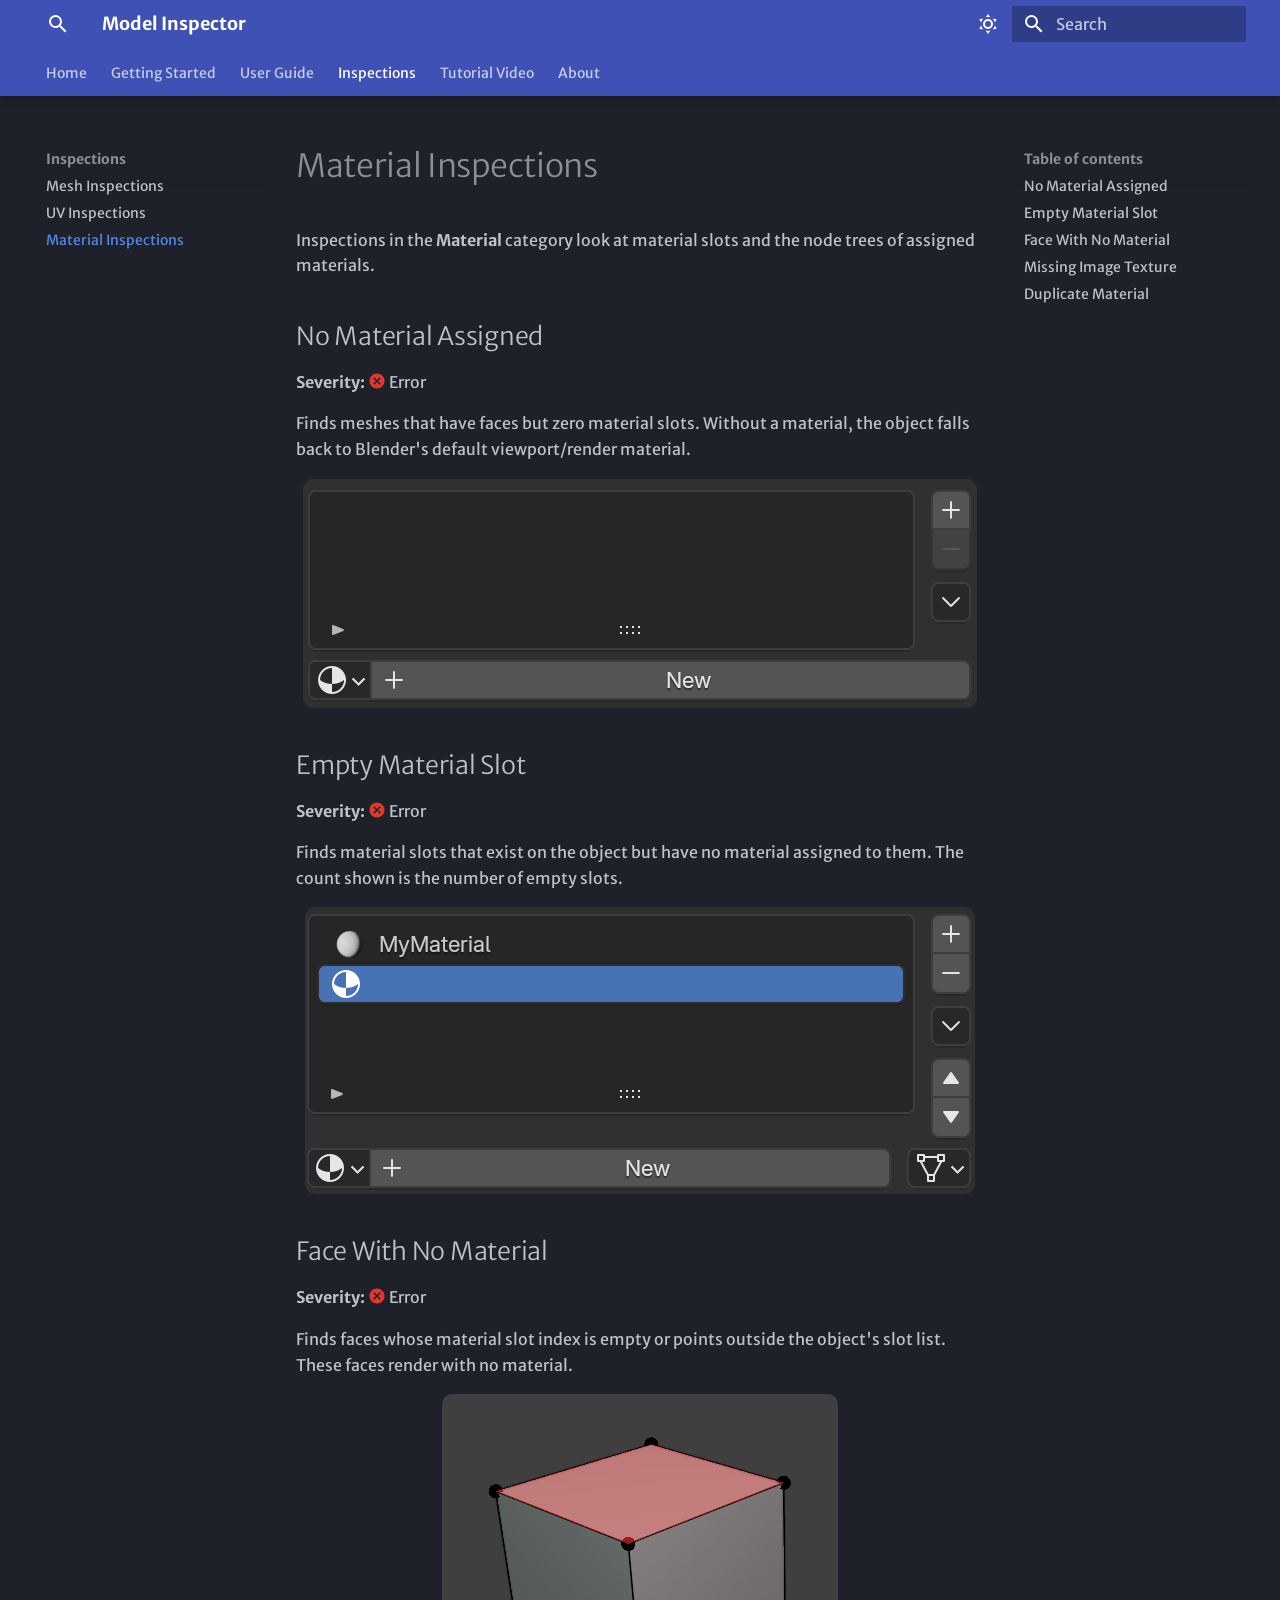
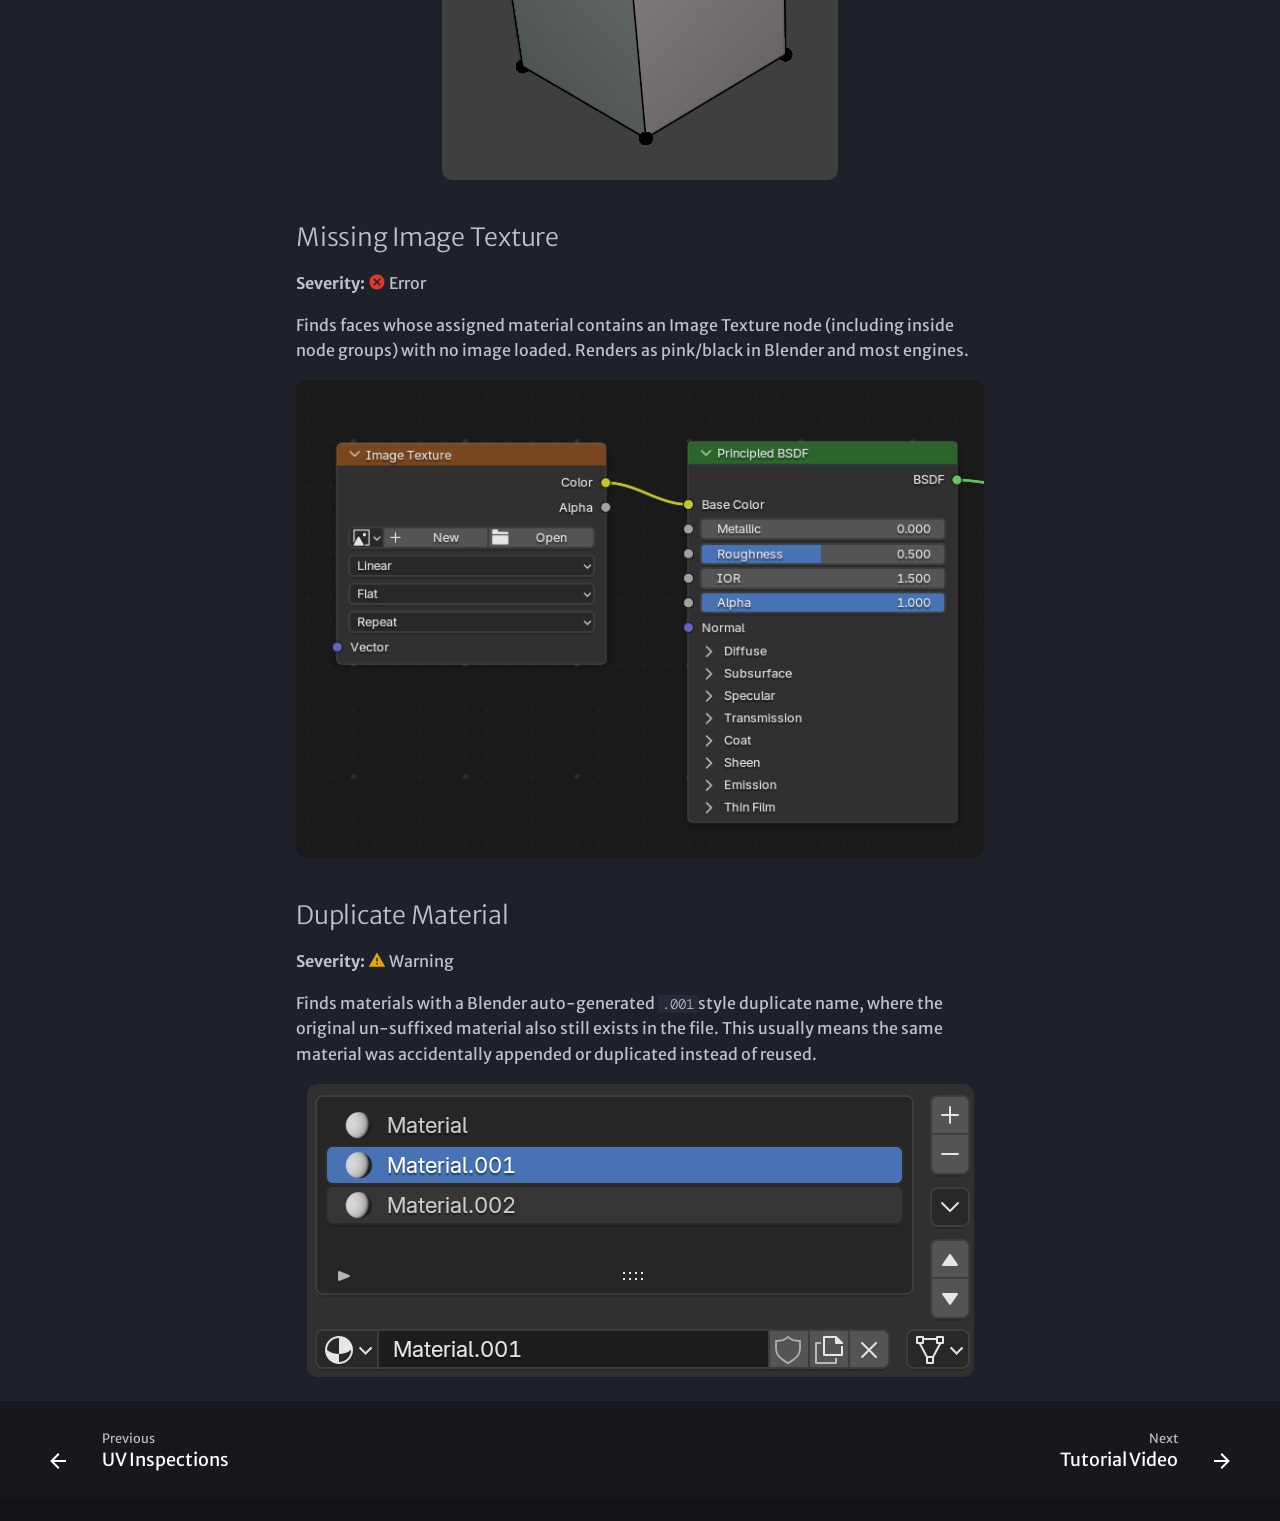
<file: inspections/material-inspections/index.html>
<!doctype html>
<html lang="en" class="no-js">
  <head>
    
      <meta charset="utf-8">
      <meta name="viewport" content="width=device-width,initial-scale=1">
      
        <meta name="description" content="Documentation for Model Inspector, a Blender add-on that validates meshes, UVs, and materials for common modeling mistakes.">
      
      
        <meta name="author" content="Ian Scheepers">
      
      
        <link rel="canonical" href="https://ianscheepers.github.io/Model-Inspector-Documentation/inspections/material-inspections/">
      
      
        <link rel="prev" href="../uv-inspections/">
      
      
        <link rel="next" href="../../tutorial-video/">
      
      
        
      
      
      <link rel="icon" href="../../assets/images/favicon.svg">
      <meta name="generator" content="mkdocs-1.6.1, mkdocs-material-9.7.6">
    
    
      
        <title>Material Inspections - Model Inspector</title>
      
    
    
      <link rel="stylesheet" href="../../assets/stylesheets/main.484c7ddc.min.css">
      
        
        <link rel="stylesheet" href="../../assets/stylesheets/palette.ab4e12ef.min.css">
      
      


    
    
      
    
    
      
        
        
        <link rel="preconnect" href="https://fonts.gstatic.com" crossorigin>
        <link rel="stylesheet" href="https://fonts.googleapis.com/css?family=Merriweather+Sans:300,300i,400,400i,700,700i%7CRed+Hat+Mono:400,400i,700,700i&display=fallback">
        <style>:root{--md-text-font:"Merriweather Sans";--md-code-font:"Red Hat Mono"}</style>
      
    
    
      <link rel="stylesheet" href="../../assets/stylesheets/extra.css">
    
    <script>__md_scope=new URL("../..",location),__md_hash=e=>[...e].reduce(((e,_)=>(e<<5)-e+_.charCodeAt(0)),0),__md_get=(e,_=localStorage,t=__md_scope)=>JSON.parse(_.getItem(t.pathname+"."+e)),__md_set=(e,_,t=localStorage,a=__md_scope)=>{try{t.setItem(a.pathname+"."+e,JSON.stringify(_))}catch(e){}}</script>
    
      

    
    
  </head>
  
  
    
    
      
    
    
    
    
    <body dir="ltr" data-md-color-scheme="slate" data-md-color-primary="indigo" data-md-color-accent="indigo">
  
    
    <input class="md-toggle" data-md-toggle="drawer" type="checkbox" id="__drawer" autocomplete="off">
    <input class="md-toggle" data-md-toggle="search" type="checkbox" id="__search" autocomplete="off">
    <label class="md-overlay" for="__drawer"></label>
    <div data-md-component="skip">
      
        
        <a href="#material-inspections" class="md-skip">
          Skip to content
        </a>
      
    </div>
    <div data-md-component="announce">
      
    </div>
    
    
      

  

<header class="md-header md-header--shadow md-header--lifted" data-md-component="header">
  <nav class="md-header__inner md-grid" aria-label="Header">
    <a href="../.." title="Model Inspector" class="md-header__button md-logo" aria-label="Model Inspector" data-md-component="logo">
      
  
  <svg xmlns="http://www.w3.org/2000/svg" viewBox="0 0 24 24"><path d="M9.5 3A6.5 6.5 0 0 1 16 9.5c0 1.61-.59 3.09-1.56 4.23l.27.27h.79l5 5-1.5 1.5-5-5v-.79l-.27-.27A6.52 6.52 0 0 1 9.5 16 6.5 6.5 0 0 1 3 9.5 6.5 6.5 0 0 1 9.5 3m0 2C7 5 5 7 5 9.5S7 14 9.5 14 14 12 14 9.5 12 5 9.5 5"/></svg>

    </a>
    <label class="md-header__button md-icon" for="__drawer">
      
      <svg xmlns="http://www.w3.org/2000/svg" viewBox="0 0 24 24"><path d="M3 6h18v2H3zm0 5h18v2H3zm0 5h18v2H3z"/></svg>
    </label>
    <div class="md-header__title" data-md-component="header-title">
      <div class="md-header__ellipsis">
        <div class="md-header__topic">
          <span class="md-ellipsis">
            Model Inspector
          </span>
        </div>
        <div class="md-header__topic" data-md-component="header-topic">
          <span class="md-ellipsis">
            
              Material Inspections
            
          </span>
        </div>
      </div>
    </div>
    
      
        <form class="md-header__option" data-md-component="palette">
  
    
    
    
    <input class="md-option" data-md-color-media="" data-md-color-scheme="slate" data-md-color-primary="indigo" data-md-color-accent="indigo"  aria-label="Switch to light mode"  type="radio" name="__palette" id="__palette_0">
    
      <label class="md-header__button md-icon" title="Switch to light mode" for="__palette_1" hidden>
        <svg xmlns="http://www.w3.org/2000/svg" viewBox="0 0 24 24"><path d="M12 7a5 5 0 0 1 5 5 5 5 0 0 1-5 5 5 5 0 0 1-5-5 5 5 0 0 1 5-5m0 2a3 3 0 0 0-3 3 3 3 0 0 0 3 3 3 3 0 0 0 3-3 3 3 0 0 0-3-3m0-7 2.39 3.42C13.65 5.15 12.84 5 12 5s-1.65.15-2.39.42zM3.34 7l4.16-.35A7.2 7.2 0 0 0 5.94 8.5c-.44.74-.69 1.5-.83 2.29zm.02 10 1.76-3.77a7.131 7.131 0 0 0 2.38 4.14zM20.65 7l-1.77 3.79a7.02 7.02 0 0 0-2.38-4.15zm-.01 10-4.14.36c.59-.51 1.12-1.14 1.54-1.86.42-.73.69-1.5.83-2.29zM12 22l-2.41-3.44c.74.27 1.55.44 2.41.44.82 0 1.63-.17 2.37-.44z"/></svg>
      </label>
    
  
    
    
    
    <input class="md-option" data-md-color-media="" data-md-color-scheme="default" data-md-color-primary="indigo" data-md-color-accent="indigo"  aria-label="Switch to dark mode"  type="radio" name="__palette" id="__palette_1">
    
      <label class="md-header__button md-icon" title="Switch to dark mode" for="__palette_0" hidden>
        <svg xmlns="http://www.w3.org/2000/svg" viewBox="0 0 24 24"><path d="m17.75 4.09-2.53 1.94.91 3.06-2.63-1.81-2.63 1.81.91-3.06-2.53-1.94L12.44 4l1.06-3 1.06 3zm3.5 6.91-1.64 1.25.59 1.98-1.7-1.17-1.7 1.17.59-1.98L15.75 11l2.06-.05L18.5 9l.69 1.95zm-2.28 4.95c.83-.08 1.72 1.1 1.19 1.85-.32.45-.66.87-1.08 1.27C15.17 23 8.84 23 4.94 19.07c-3.91-3.9-3.91-10.24 0-14.14.4-.4.82-.76 1.27-1.08.75-.53 1.93.36 1.85 1.19-.27 2.86.69 5.83 2.89 8.02a9.96 9.96 0 0 0 8.02 2.89m-1.64 2.02a12.08 12.08 0 0 1-7.8-3.47c-2.17-2.19-3.33-5-3.49-7.82-2.81 3.14-2.7 7.96.31 10.98 3.02 3.01 7.84 3.12 10.98.31"/></svg>
      </label>
    
  
</form>
      
    
    
      <script>var palette=__md_get("__palette");if(palette&&palette.color){if("(prefers-color-scheme)"===palette.color.media){var media=matchMedia("(prefers-color-scheme: light)"),input=document.querySelector(media.matches?"[data-md-color-media='(prefers-color-scheme: light)']":"[data-md-color-media='(prefers-color-scheme: dark)']");palette.color.media=input.getAttribute("data-md-color-media"),palette.color.scheme=input.getAttribute("data-md-color-scheme"),palette.color.primary=input.getAttribute("data-md-color-primary"),palette.color.accent=input.getAttribute("data-md-color-accent")}for(var[key,value]of Object.entries(palette.color))document.body.setAttribute("data-md-color-"+key,value)}</script>
    
    
    
      
      
        <label class="md-header__button md-icon" for="__search">
          
          <svg xmlns="http://www.w3.org/2000/svg" viewBox="0 0 24 24"><path d="M9.5 3A6.5 6.5 0 0 1 16 9.5c0 1.61-.59 3.09-1.56 4.23l.27.27h.79l5 5-1.5 1.5-5-5v-.79l-.27-.27A6.52 6.52 0 0 1 9.5 16 6.5 6.5 0 0 1 3 9.5 6.5 6.5 0 0 1 9.5 3m0 2C7 5 5 7 5 9.5S7 14 9.5 14 14 12 14 9.5 12 5 9.5 5"/></svg>
        </label>
        <div class="md-search" data-md-component="search" role="dialog">
  <label class="md-search__overlay" for="__search"></label>
  <div class="md-search__inner" role="search">
    <form class="md-search__form" name="search">
      <input type="text" class="md-search__input" name="query" aria-label="Search" placeholder="Search" autocapitalize="off" autocorrect="off" autocomplete="off" spellcheck="false" data-md-component="search-query" required>
      <label class="md-search__icon md-icon" for="__search">
        
        <svg xmlns="http://www.w3.org/2000/svg" viewBox="0 0 24 24"><path d="M9.5 3A6.5 6.5 0 0 1 16 9.5c0 1.61-.59 3.09-1.56 4.23l.27.27h.79l5 5-1.5 1.5-5-5v-.79l-.27-.27A6.52 6.52 0 0 1 9.5 16 6.5 6.5 0 0 1 3 9.5 6.5 6.5 0 0 1 9.5 3m0 2C7 5 5 7 5 9.5S7 14 9.5 14 14 12 14 9.5 12 5 9.5 5"/></svg>
        
        <svg xmlns="http://www.w3.org/2000/svg" viewBox="0 0 24 24"><path d="M20 11v2H8l5.5 5.5-1.42 1.42L4.16 12l7.92-7.92L13.5 5.5 8 11z"/></svg>
      </label>
      <nav class="md-search__options" aria-label="Search">
        
        <button type="reset" class="md-search__icon md-icon" title="Clear" aria-label="Clear" tabindex="-1">
          
          <svg xmlns="http://www.w3.org/2000/svg" viewBox="0 0 24 24"><path d="M19 6.41 17.59 5 12 10.59 6.41 5 5 6.41 10.59 12 5 17.59 6.41 19 12 13.41 17.59 19 19 17.59 13.41 12z"/></svg>
        </button>
      </nav>
      
        <div class="md-search__suggest" data-md-component="search-suggest"></div>
      
    </form>
    <div class="md-search__output">
      <div class="md-search__scrollwrap" tabindex="0" data-md-scrollfix>
        <div class="md-search-result" data-md-component="search-result">
          <div class="md-search-result__meta">
            Initializing search
          </div>
          <ol class="md-search-result__list" role="presentation"></ol>
        </div>
      </div>
    </div>
  </div>
</div>
      
    
    
  </nav>
  
    
      
<nav class="md-tabs" aria-label="Tabs" data-md-component="tabs">
  <div class="md-grid">
    <ul class="md-tabs__list">
      
        
  
  
  
  
    <li class="md-tabs__item">
      <a href="../.." class="md-tabs__link">
        
  
  
    
  
  Home

      </a>
    </li>
  

      
        
  
  
  
  
    
    
      <li class="md-tabs__item">
        <a href="../../getting-started/installation/" class="md-tabs__link">
          
  
  
    
  
  Getting Started

        </a>
      </li>
    
  

      
        
  
  
  
  
    
    
      <li class="md-tabs__item">
        <a href="../../user-guide/interface-overview/" class="md-tabs__link">
          
  
  
    
  
  User Guide

        </a>
      </li>
    
  

      
        
  
  
  
    
  
  
    
    
      <li class="md-tabs__item md-tabs__item--active">
        <a href="../mesh-inspections/" class="md-tabs__link">
          
  
  
    
  
  Inspections

        </a>
      </li>
    
  

      
        
  
  
  
  
    <li class="md-tabs__item">
      <a href="../../tutorial-video/" class="md-tabs__link">
        
  
  
    
  
  Tutorial Video

      </a>
    </li>
  

      
        
  
  
  
  
    
    
      <li class="md-tabs__item">
        <a href="../../about/license/" class="md-tabs__link">
          
  
  
    
  
  About

        </a>
      </li>
    
  

      
    </ul>
  </div>
</nav>
    
  
</header>
    
    <div class="md-container" data-md-component="container">
      
      
        
      
      <main class="md-main" data-md-component="main">
        <div class="md-main__inner md-grid">
          
            
              
              <div class="md-sidebar md-sidebar--primary" data-md-component="sidebar" data-md-type="navigation" >
                <div class="md-sidebar__scrollwrap">
                  <div class="md-sidebar__inner">
                    


  


<nav class="md-nav md-nav--primary md-nav--lifted" aria-label="Navigation" data-md-level="0">
  <label class="md-nav__title" for="__drawer">
    <a href="../.." title="Model Inspector" class="md-nav__button md-logo" aria-label="Model Inspector" data-md-component="logo">
      
  
  <svg xmlns="http://www.w3.org/2000/svg" viewBox="0 0 24 24"><path d="M9.5 3A6.5 6.5 0 0 1 16 9.5c0 1.61-.59 3.09-1.56 4.23l.27.27h.79l5 5-1.5 1.5-5-5v-.79l-.27-.27A6.52 6.52 0 0 1 9.5 16 6.5 6.5 0 0 1 3 9.5 6.5 6.5 0 0 1 9.5 3m0 2C7 5 5 7 5 9.5S7 14 9.5 14 14 12 14 9.5 12 5 9.5 5"/></svg>

    </a>
    Model Inspector
  </label>
  
  <ul class="md-nav__list" data-md-scrollfix>
    
      
      
  
  
  
  
    <li class="md-nav__item">
      <a href="../.." class="md-nav__link">
        
  
  
  <span class="md-ellipsis">
    
  
    Home
  

    
  </span>
  
  

      </a>
    </li>
  

    
      
      
  
  
  
  
    
    
      
        
      
        
      
    
    
    
      
      
        
      
    
    
    <li class="md-nav__item md-nav__item--nested">
      
        
        
        <input class="md-nav__toggle md-toggle " type="checkbox" id="__nav_2" >
        
          
          <label class="md-nav__link" for="__nav_2" id="__nav_2_label" tabindex="0">
            
  
  
  <span class="md-ellipsis">
    
  
    Getting Started
  

    
  </span>
  
  

            <span class="md-nav__icon md-icon"></span>
          </label>
        
        <nav class="md-nav" data-md-level="1" aria-labelledby="__nav_2_label" aria-expanded="false">
          <label class="md-nav__title" for="__nav_2">
            <span class="md-nav__icon md-icon"></span>
            
  
    Getting Started
  

          </label>
          <ul class="md-nav__list" data-md-scrollfix>
            
              
                
  
  
  
  
    <li class="md-nav__item">
      <a href="../../getting-started/installation/" class="md-nav__link">
        
  
  
  <span class="md-ellipsis">
    
  
    Installation
  

    
  </span>
  
  

      </a>
    </li>
  

              
            
              
                
  
  
  
  
    <li class="md-nav__item">
      <a href="../../getting-started/quick-start/" class="md-nav__link">
        
  
  
  <span class="md-ellipsis">
    
  
    Quick Start
  

    
  </span>
  
  

      </a>
    </li>
  

              
            
          </ul>
        </nav>
      
    </li>
  

    
      
      
  
  
  
  
    
    
      
        
      
        
      
        
      
        
      
    
    
    
      
      
        
      
    
    
    <li class="md-nav__item md-nav__item--nested">
      
        
        
        <input class="md-nav__toggle md-toggle " type="checkbox" id="__nav_3" >
        
          
          <label class="md-nav__link" for="__nav_3" id="__nav_3_label" tabindex="0">
            
  
  
  <span class="md-ellipsis">
    
  
    User Guide
  

    
  </span>
  
  

            <span class="md-nav__icon md-icon"></span>
          </label>
        
        <nav class="md-nav" data-md-level="1" aria-labelledby="__nav_3_label" aria-expanded="false">
          <label class="md-nav__title" for="__nav_3">
            <span class="md-nav__icon md-icon"></span>
            
  
    User Guide
  

          </label>
          <ul class="md-nav__list" data-md-scrollfix>
            
              
                
  
  
  
  
    <li class="md-nav__item">
      <a href="../../user-guide/interface-overview/" class="md-nav__link">
        
  
  
  <span class="md-ellipsis">
    
  
    Interface Overview
  

    
  </span>
  
  

      </a>
    </li>
  

              
            
              
                
  
  
  
  
    <li class="md-nav__item">
      <a href="../../user-guide/selecting-objects/" class="md-nav__link">
        
  
  
  <span class="md-ellipsis">
    
  
    Selecting Objects
  

    
  </span>
  
  

      </a>
    </li>
  

              
            
              
                
  
  
  
  
    <li class="md-nav__item">
      <a href="../../user-guide/running-inspections/" class="md-nav__link">
        
  
  
  <span class="md-ellipsis">
    
  
    Running an Inspection
  

    
  </span>
  
  

      </a>
    </li>
  

              
            
              
                
  
  
  
  
    <li class="md-nav__item">
      <a href="../../user-guide/results-and-overlays/" class="md-nav__link">
        
  
  
  <span class="md-ellipsis">
    
  
    Reading Results & Overlays
  

    
  </span>
  
  

      </a>
    </li>
  

              
            
          </ul>
        </nav>
      
    </li>
  

    
      
      
  
  
    
  
  
  
    
    
      
        
      
        
      
        
      
    
    
    
      
        
        
      
      
        
      
    
    
    <li class="md-nav__item md-nav__item--active md-nav__item--section md-nav__item--nested">
      
        
        
        <input class="md-nav__toggle md-toggle " type="checkbox" id="__nav_4" checked>
        
          
          <label class="md-nav__link" for="__nav_4" id="__nav_4_label" tabindex="">
            
  
  
  <span class="md-ellipsis">
    
  
    Inspections
  

    
  </span>
  
  

            <span class="md-nav__icon md-icon"></span>
          </label>
        
        <nav class="md-nav" data-md-level="1" aria-labelledby="__nav_4_label" aria-expanded="true">
          <label class="md-nav__title" for="__nav_4">
            <span class="md-nav__icon md-icon"></span>
            
  
    Inspections
  

          </label>
          <ul class="md-nav__list" data-md-scrollfix>
            
              
                
  
  
  
  
    <li class="md-nav__item">
      <a href="../mesh-inspections/" class="md-nav__link">
        
  
  
  <span class="md-ellipsis">
    
  
    Mesh Inspections
  

    
  </span>
  
  

      </a>
    </li>
  

              
            
              
                
  
  
  
  
    <li class="md-nav__item">
      <a href="../uv-inspections/" class="md-nav__link">
        
  
  
  <span class="md-ellipsis">
    
  
    UV Inspections
  

    
  </span>
  
  

      </a>
    </li>
  

              
            
              
                
  
  
    
  
  
  
    <li class="md-nav__item md-nav__item--active">
      
      <input class="md-nav__toggle md-toggle" type="checkbox" id="__toc">
      
      
        
      
      
        <label class="md-nav__link md-nav__link--active" for="__toc">
          
  
  
  <span class="md-ellipsis">
    
  
    Material Inspections
  

    
  </span>
  
  

          <span class="md-nav__icon md-icon"></span>
        </label>
      
      <a href="./" class="md-nav__link md-nav__link--active">
        
  
  
  <span class="md-ellipsis">
    
  
    Material Inspections
  

    
  </span>
  
  

      </a>
      
        

<nav class="md-nav md-nav--secondary" aria-label="Table of contents">
  
  
  
    
  
  
    <label class="md-nav__title" for="__toc">
      <span class="md-nav__icon md-icon"></span>
      Table of contents
    </label>
    <ul class="md-nav__list" data-md-component="toc" data-md-scrollfix>
      
        <li class="md-nav__item">
  <a href="#no-material-assigned" class="md-nav__link">
    <span class="md-ellipsis">
      
        No Material Assigned
      
    </span>
  </a>
  
</li>
      
        <li class="md-nav__item">
  <a href="#empty-material-slot" class="md-nav__link">
    <span class="md-ellipsis">
      
        Empty Material Slot
      
    </span>
  </a>
  
</li>
      
        <li class="md-nav__item">
  <a href="#face-with-no-material" class="md-nav__link">
    <span class="md-ellipsis">
      
        Face With No Material
      
    </span>
  </a>
  
</li>
      
        <li class="md-nav__item">
  <a href="#missing-image-texture" class="md-nav__link">
    <span class="md-ellipsis">
      
        Missing Image Texture
      
    </span>
  </a>
  
</li>
      
        <li class="md-nav__item">
  <a href="#duplicate-material" class="md-nav__link">
    <span class="md-ellipsis">
      
        Duplicate Material
      
    </span>
  </a>
  
</li>
      
    </ul>
  
</nav>
      
    </li>
  

              
            
          </ul>
        </nav>
      
    </li>
  

    
      
      
  
  
  
  
    <li class="md-nav__item">
      <a href="../../tutorial-video/" class="md-nav__link">
        
  
  
  <span class="md-ellipsis">
    
  
    Tutorial Video
  

    
  </span>
  
  

      </a>
    </li>
  

    
      
      
  
  
  
  
    
    
      
        
      
    
    
    
      
      
        
      
    
    
    <li class="md-nav__item md-nav__item--nested">
      
        
        
        <input class="md-nav__toggle md-toggle " type="checkbox" id="__nav_6" >
        
          
          <label class="md-nav__link" for="__nav_6" id="__nav_6_label" tabindex="0">
            
  
  
  <span class="md-ellipsis">
    
  
    About
  

    
  </span>
  
  

            <span class="md-nav__icon md-icon"></span>
          </label>
        
        <nav class="md-nav" data-md-level="1" aria-labelledby="__nav_6_label" aria-expanded="false">
          <label class="md-nav__title" for="__nav_6">
            <span class="md-nav__icon md-icon"></span>
            
  
    About
  

          </label>
          <ul class="md-nav__list" data-md-scrollfix>
            
              
                
  
  
  
  
    <li class="md-nav__item">
      <a href="../../about/license/" class="md-nav__link">
        
  
  
  <span class="md-ellipsis">
    
  
    License
  

    
  </span>
  
  

      </a>
    </li>
  

              
            
          </ul>
        </nav>
      
    </li>
  

    
  </ul>
</nav>
                  </div>
                </div>
              </div>
            
            
              
              <div class="md-sidebar md-sidebar--secondary" data-md-component="sidebar" data-md-type="toc" >
                <div class="md-sidebar__scrollwrap">
                  <div class="md-sidebar__inner">
                    

<nav class="md-nav md-nav--secondary" aria-label="Table of contents">
  
  
  
    
  
  
    <label class="md-nav__title" for="__toc">
      <span class="md-nav__icon md-icon"></span>
      Table of contents
    </label>
    <ul class="md-nav__list" data-md-component="toc" data-md-scrollfix>
      
        <li class="md-nav__item">
  <a href="#no-material-assigned" class="md-nav__link">
    <span class="md-ellipsis">
      
        No Material Assigned
      
    </span>
  </a>
  
</li>
      
        <li class="md-nav__item">
  <a href="#empty-material-slot" class="md-nav__link">
    <span class="md-ellipsis">
      
        Empty Material Slot
      
    </span>
  </a>
  
</li>
      
        <li class="md-nav__item">
  <a href="#face-with-no-material" class="md-nav__link">
    <span class="md-ellipsis">
      
        Face With No Material
      
    </span>
  </a>
  
</li>
      
        <li class="md-nav__item">
  <a href="#missing-image-texture" class="md-nav__link">
    <span class="md-ellipsis">
      
        Missing Image Texture
      
    </span>
  </a>
  
</li>
      
        <li class="md-nav__item">
  <a href="#duplicate-material" class="md-nav__link">
    <span class="md-ellipsis">
      
        Duplicate Material
      
    </span>
  </a>
  
</li>
      
    </ul>
  
</nav>
                  </div>
                </div>
              </div>
            
          
          
            <div class="md-content" data-md-component="content">
              
              <article class="md-content__inner md-typeset">
                
                  



<h1 id="material-inspections">Material Inspections<a class="headerlink" href="#material-inspections" title="Permanent link">&para;</a></h1>
<p>Inspections in the <strong>Material</strong> category look at material slots and the node trees of assigned materials.</p>
<h2 id="no-material-assigned">No Material Assigned<a class="headerlink" href="#no-material-assigned" title="Permanent link">&para;</a></h2>
<p><strong>Severity:</strong> <span class="twemoji" style="color: #e0392b"><svg xmlns="http://www.w3.org/2000/svg" viewBox="0 0 24 24"><path d="M12 2c5.53 0 10 4.47 10 10s-4.47 10-10 10S2 17.53 2 12 6.47 2 12 2m3.59 5L12 10.59 8.41 7 7 8.41 10.59 12 7 15.59 8.41 17 12 13.41 15.59 17 17 15.59 13.41 12 17 8.41z"/></svg></span> Error</p>
<p>Finds meshes that have faces but zero material slots. Without a material, the object falls back to Blender's default viewport/render material.</p>
<p><img alt="The Model Inspector panel with the Add Object button highlighted" src="../../assets/images/inspection-no-material.png" style="display: block; margin: 0 auto;" /></p>
<h2 id="empty-material-slot">Empty Material Slot<a class="headerlink" href="#empty-material-slot" title="Permanent link">&para;</a></h2>
<p><strong>Severity:</strong> <span class="twemoji" style="color: #e0392b"><svg xmlns="http://www.w3.org/2000/svg" viewBox="0 0 24 24"><path d="M12 2c5.53 0 10 4.47 10 10s-4.47 10-10 10S2 17.53 2 12 6.47 2 12 2m3.59 5L12 10.59 8.41 7 7 8.41 10.59 12 7 15.59 8.41 17 12 13.41 15.59 17 17 15.59 13.41 12 17 8.41z"/></svg></span> Error</p>
<p>Finds material slots that exist on the object but have no material assigned to them. The count shown is the number of empty slots.</p>
<p><img alt="The Model Inspector panel with the Add Object button highlighted" src="../../assets/images/inspection-empty-material.png" style="display: block; margin: 0 auto;" /></p>
<h2 id="face-with-no-material">Face With No Material<a class="headerlink" href="#face-with-no-material" title="Permanent link">&para;</a></h2>
<p><strong>Severity:</strong> <span class="twemoji" style="color: #e0392b"><svg xmlns="http://www.w3.org/2000/svg" viewBox="0 0 24 24"><path d="M12 2c5.53 0 10 4.47 10 10s-4.47 10-10 10S2 17.53 2 12 6.47 2 12 2m3.59 5L12 10.59 8.41 7 7 8.41 10.59 12 7 15.59 8.41 17 12 13.41 15.59 17 17 15.59 13.41 12 17 8.41z"/></svg></span> Error</p>
<p>Finds faces whose material slot index is empty or points outside the object's slot list. These faces render with no material.</p>
<p><img alt="The Model Inspector panel with the Add Object button highlighted" src="../../assets/images/inspection-no-material-face.png" style="display: block; margin: 0 auto;" /></p>
<h2 id="missing-image-texture">Missing Image Texture<a class="headerlink" href="#missing-image-texture" title="Permanent link">&para;</a></h2>
<p><strong>Severity:</strong> <span class="twemoji" style="color: #e0392b"><svg xmlns="http://www.w3.org/2000/svg" viewBox="0 0 24 24"><path d="M12 2c5.53 0 10 4.47 10 10s-4.47 10-10 10S2 17.53 2 12 6.47 2 12 2m3.59 5L12 10.59 8.41 7 7 8.41 10.59 12 7 15.59 8.41 17 12 13.41 15.59 17 17 15.59 13.41 12 17 8.41z"/></svg></span> Error</p>
<p>Finds faces whose assigned material contains an Image Texture node (including inside node groups) with no image loaded. Renders as pink/black in Blender and most engines.</p>
<p><img alt="The Model Inspector panel with the Add Object button highlighted" src="../../assets/images/inspection-no-image-texture.png" style="display: block; margin: 0 auto;" /></p>
<h2 id="duplicate-material">Duplicate Material<a class="headerlink" href="#duplicate-material" title="Permanent link">&para;</a></h2>
<p><strong>Severity:</strong> <span class="twemoji" style="color: #e6a700"><svg xmlns="http://www.w3.org/2000/svg" viewBox="0 0 24 24"><path d="M13 14h-2V9h2m0 9h-2v-2h2M1 21h22L12 2z"/></svg></span> Warning</p>
<p>Finds materials with a Blender auto-generated <code>.001</code>style duplicate name, where the original un-suffixed material also still exists in the file. This usually means the same material was accidentally appended or duplicated instead of reused.</p>
<p><img alt="The Model Inspector panel with the Add Object button highlighted" src="../../assets/images/inspection-duplicate-material.png" style="display: block; margin: 0 auto;" /></p>












                
              </article>
            </div>
          
          
  <script>var tabs=__md_get("__tabs");if(Array.isArray(tabs))e:for(var set of document.querySelectorAll(".tabbed-set")){var labels=set.querySelector(".tabbed-labels");for(var tab of tabs)for(var label of labels.getElementsByTagName("label"))if(label.innerText.trim()===tab){var input=document.getElementById(label.htmlFor);input.checked=!0;continue e}}</script>

<script>var target=document.getElementById(location.hash.slice(1));target&&target.name&&(target.checked=target.name.startsWith("__tabbed_"))</script>
        </div>
        
          <button type="button" class="md-top md-icon" data-md-component="top" hidden>
  
  <svg xmlns="http://www.w3.org/2000/svg" viewBox="0 0 24 24"><path d="M13 20h-2V8l-5.5 5.5-1.42-1.42L12 4.16l7.92 7.92-1.42 1.42L13 8z"/></svg>
  Back to top
</button>
        
      </main>
      
        <footer class="md-footer">
  
    
      
      <nav class="md-footer__inner md-grid" aria-label="Footer" >
        
          
          <a href="../uv-inspections/" class="md-footer__link md-footer__link--prev" aria-label="Previous: UV Inspections">
            <div class="md-footer__button md-icon">
              
              <svg xmlns="http://www.w3.org/2000/svg" viewBox="0 0 24 24"><path d="M20 11v2H8l5.5 5.5-1.42 1.42L4.16 12l7.92-7.92L13.5 5.5 8 11z"/></svg>
            </div>
            <div class="md-footer__title">
              <span class="md-footer__direction">
                Previous
              </span>
              <div class="md-ellipsis">
                UV Inspections
              </div>
            </div>
          </a>
        
        
          
          <a href="../../tutorial-video/" class="md-footer__link md-footer__link--next" aria-label="Next: Tutorial Video">
            <div class="md-footer__title">
              <span class="md-footer__direction">
                Next
              </span>
              <div class="md-ellipsis">
                Tutorial Video
              </div>
            </div>
            <div class="md-footer__button md-icon">
              
              <svg xmlns="http://www.w3.org/2000/svg" viewBox="0 0 24 24"><path d="M4 11v2h12l-5.5 5.5 1.42 1.42L19.84 12l-7.92-7.92L10.5 5.5 16 11z"/></svg>
            </div>
          </a>
        
      </nav>
    
  
  <div class="md-footer-meta md-typeset">
    <div class="md-footer-meta__inner md-grid">
      <div class="md-copyright">
  
  
</div>
      
    </div>
  </div>
</footer>
      
    </div>
    <div class="md-dialog" data-md-component="dialog">
      <div class="md-dialog__inner md-typeset"></div>
    </div>
    
    
    
      
      
      <script id="__config" type="application/json">{"annotate": null, "base": "../..", "features": ["navigation.tabs", "navigation.tabs.sticky", "navigation.sections", "navigation.indexes", "navigation.top", "navigation.footer", "toc.follow", "search.suggest", "search.highlight", "content.code.copy", "content.tabs.link"], "search": "../../assets/javascripts/workers/search.2c215733.min.js", "tags": null, "translations": {"clipboard.copied": "Copied to clipboard", "clipboard.copy": "Copy to clipboard", "search.result.more.one": "1 more on this page", "search.result.more.other": "# more on this page", "search.result.none": "No matching documents", "search.result.one": "1 matching document", "search.result.other": "# matching documents", "search.result.placeholder": "Type to start searching", "search.result.term.missing": "Missing", "select.version": "Select version"}, "version": null}</script>
    
    
      <script src="../../assets/javascripts/bundle.79ae519e.min.js"></script>
      
    
  </body>
</html>
</file>
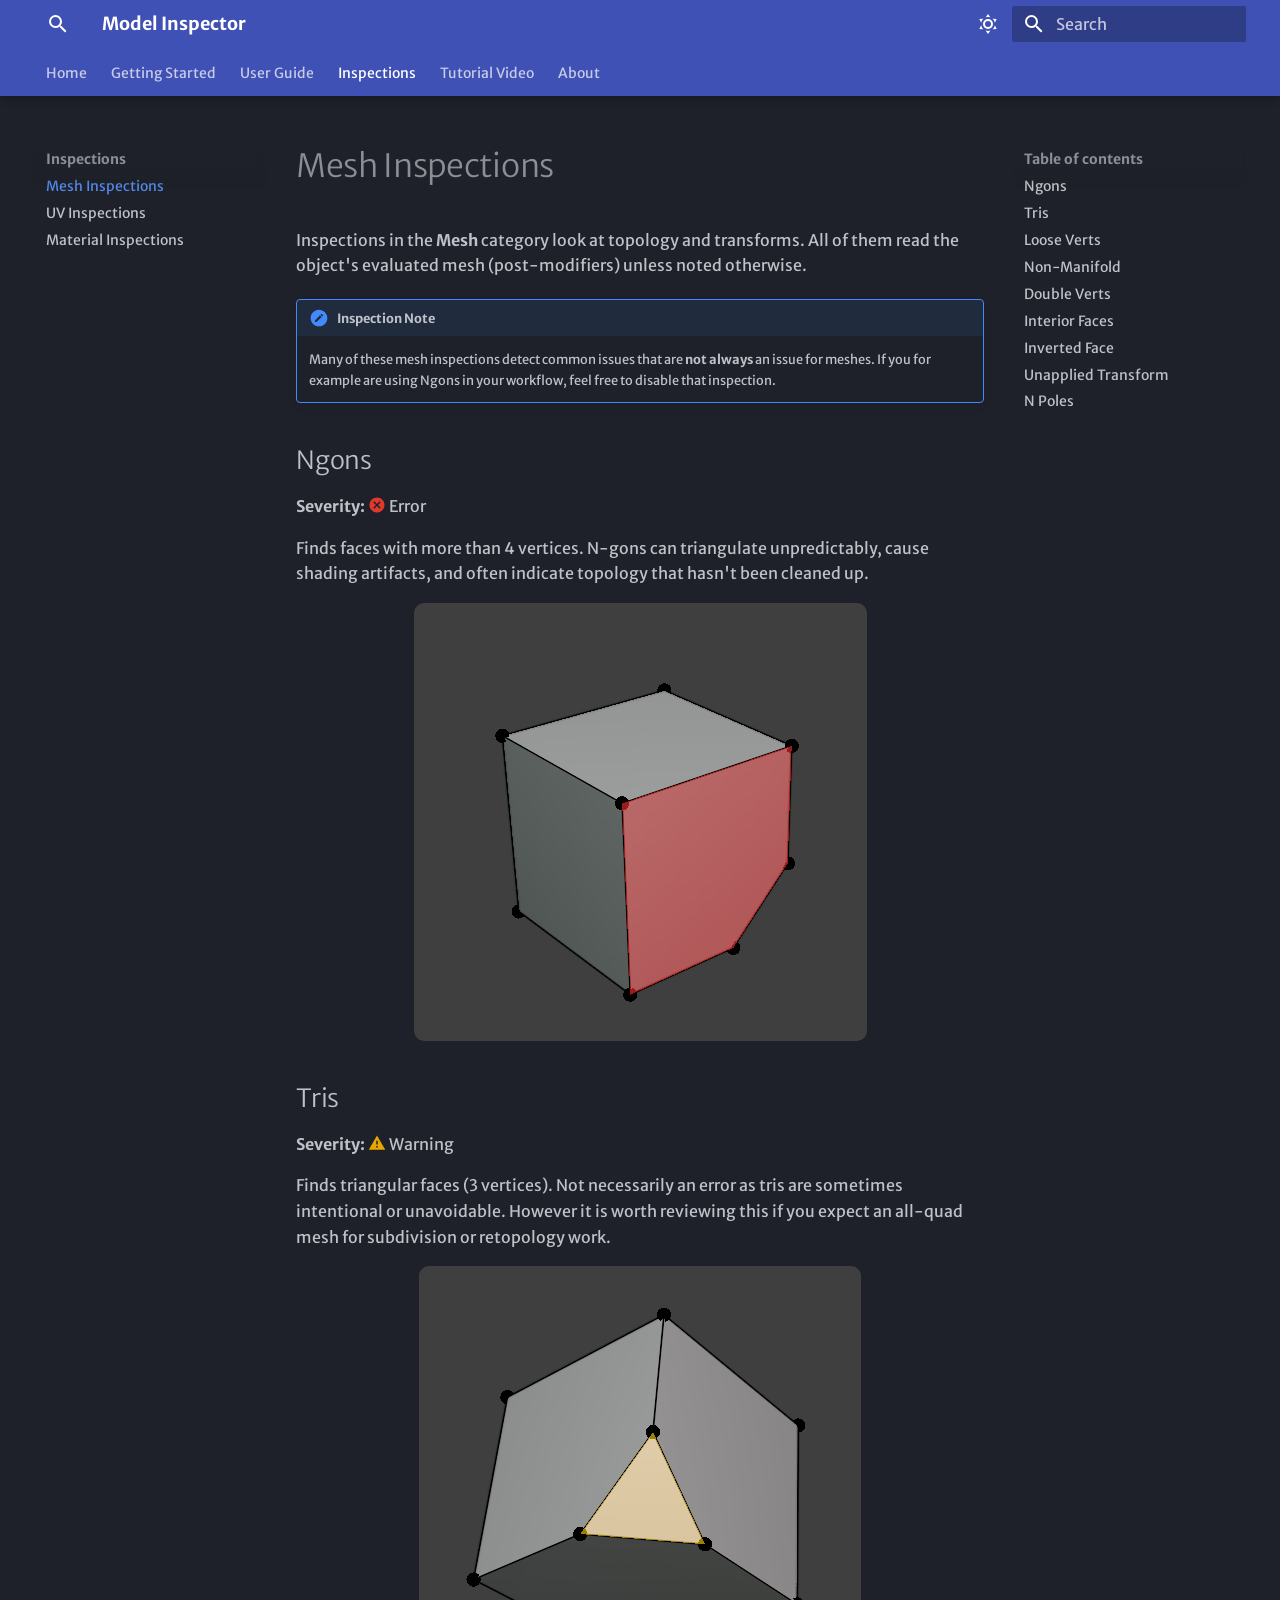
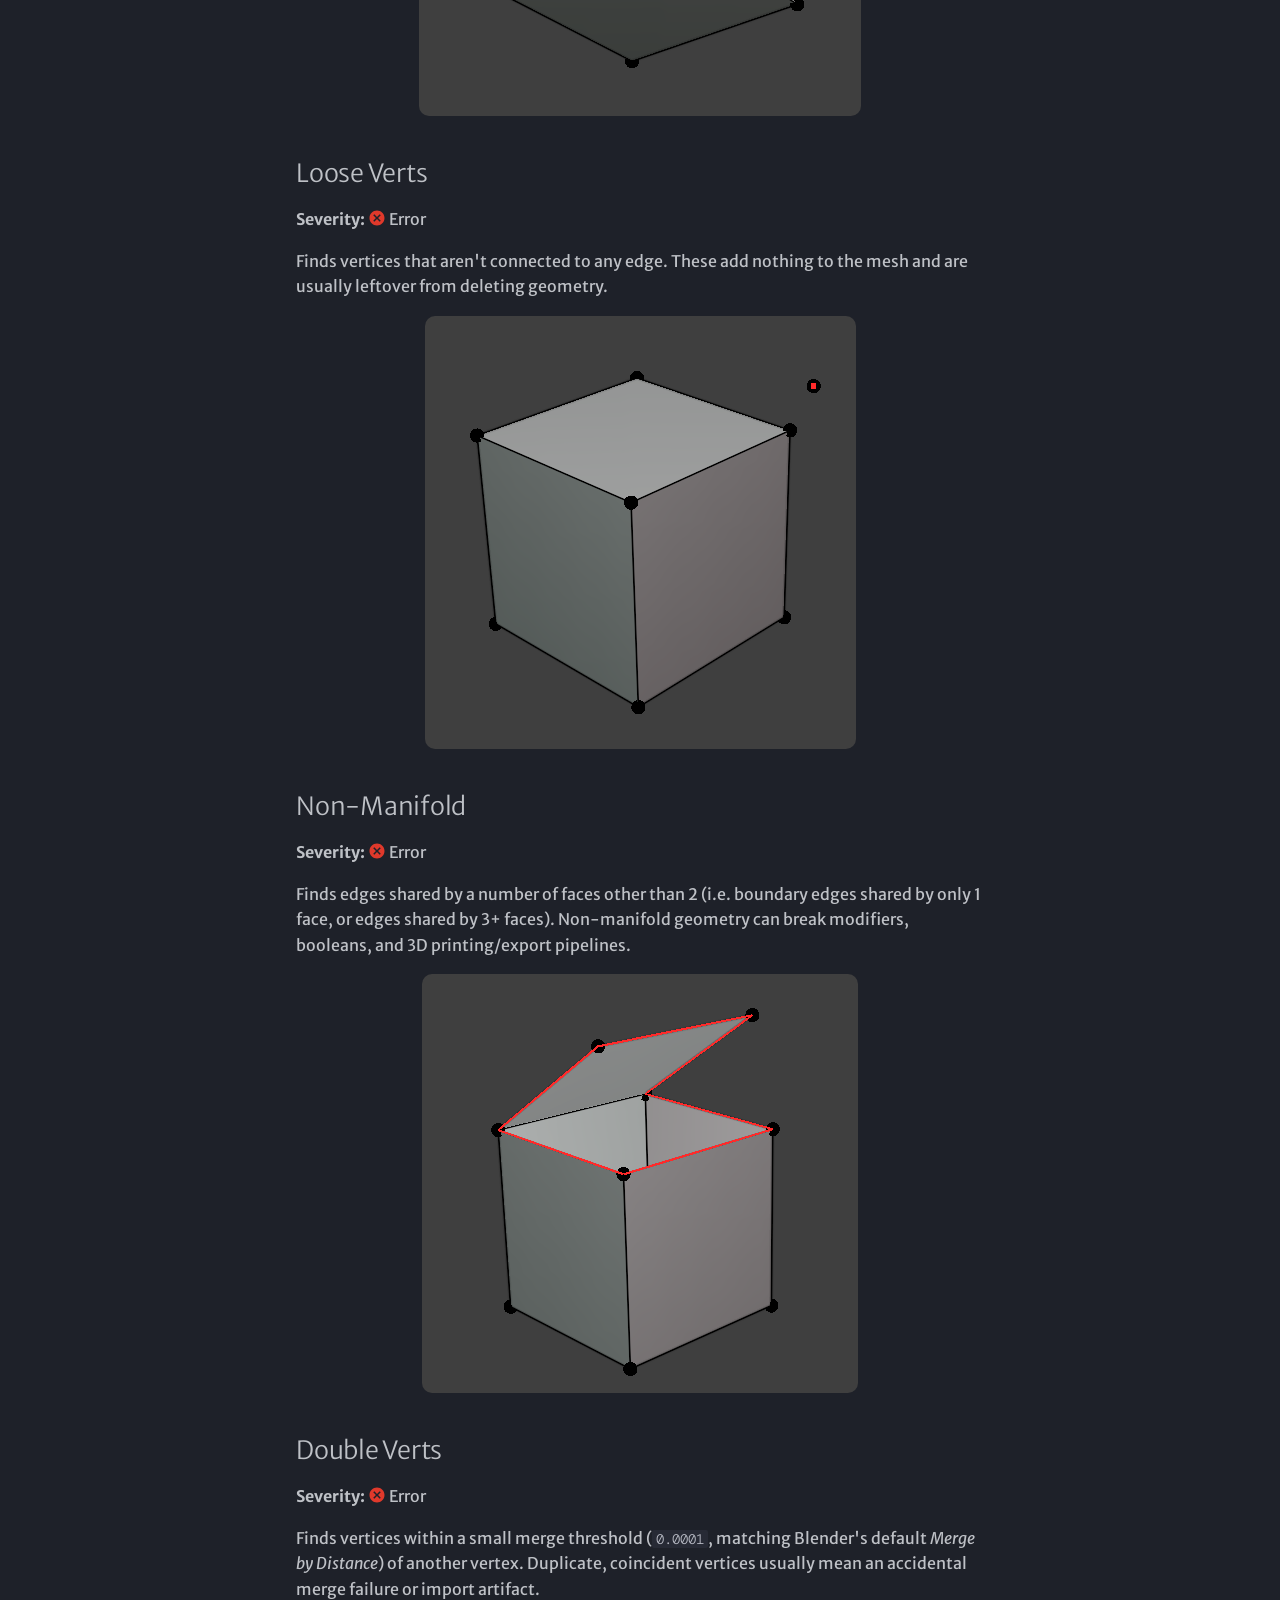
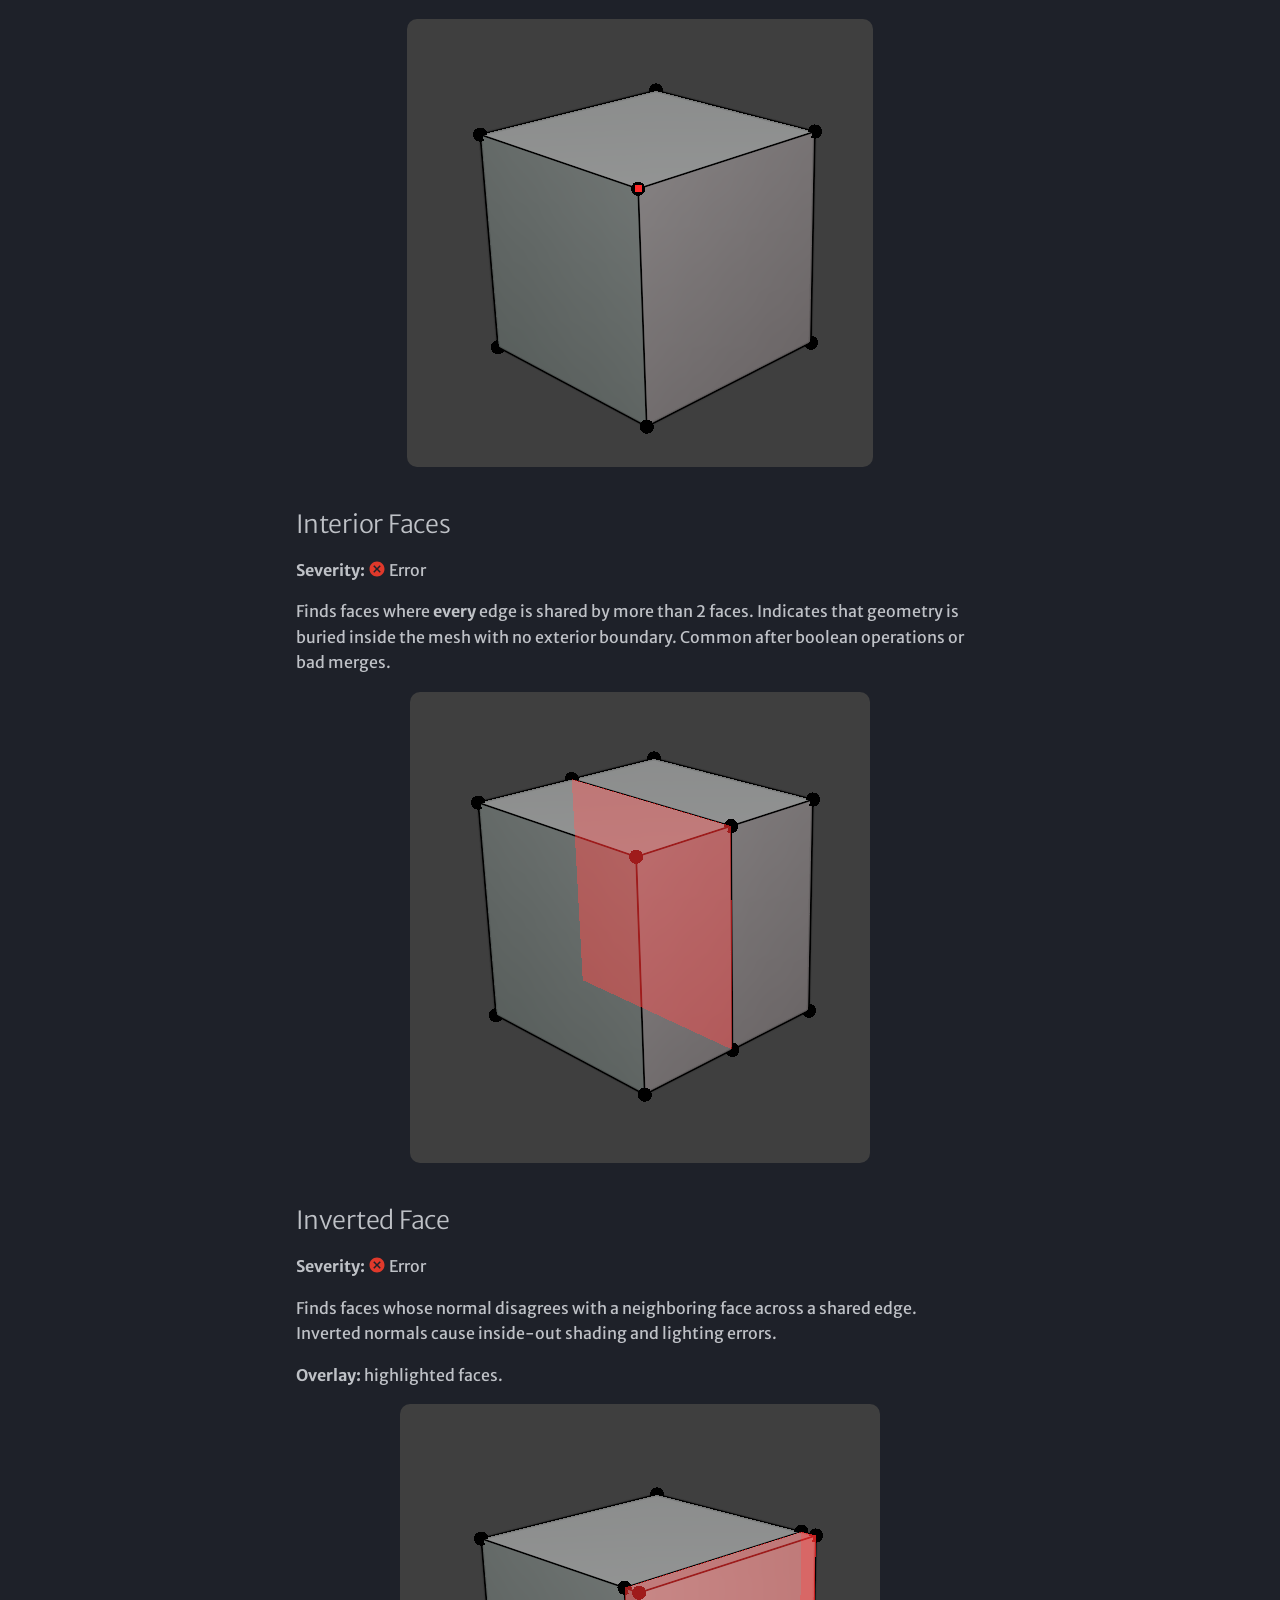
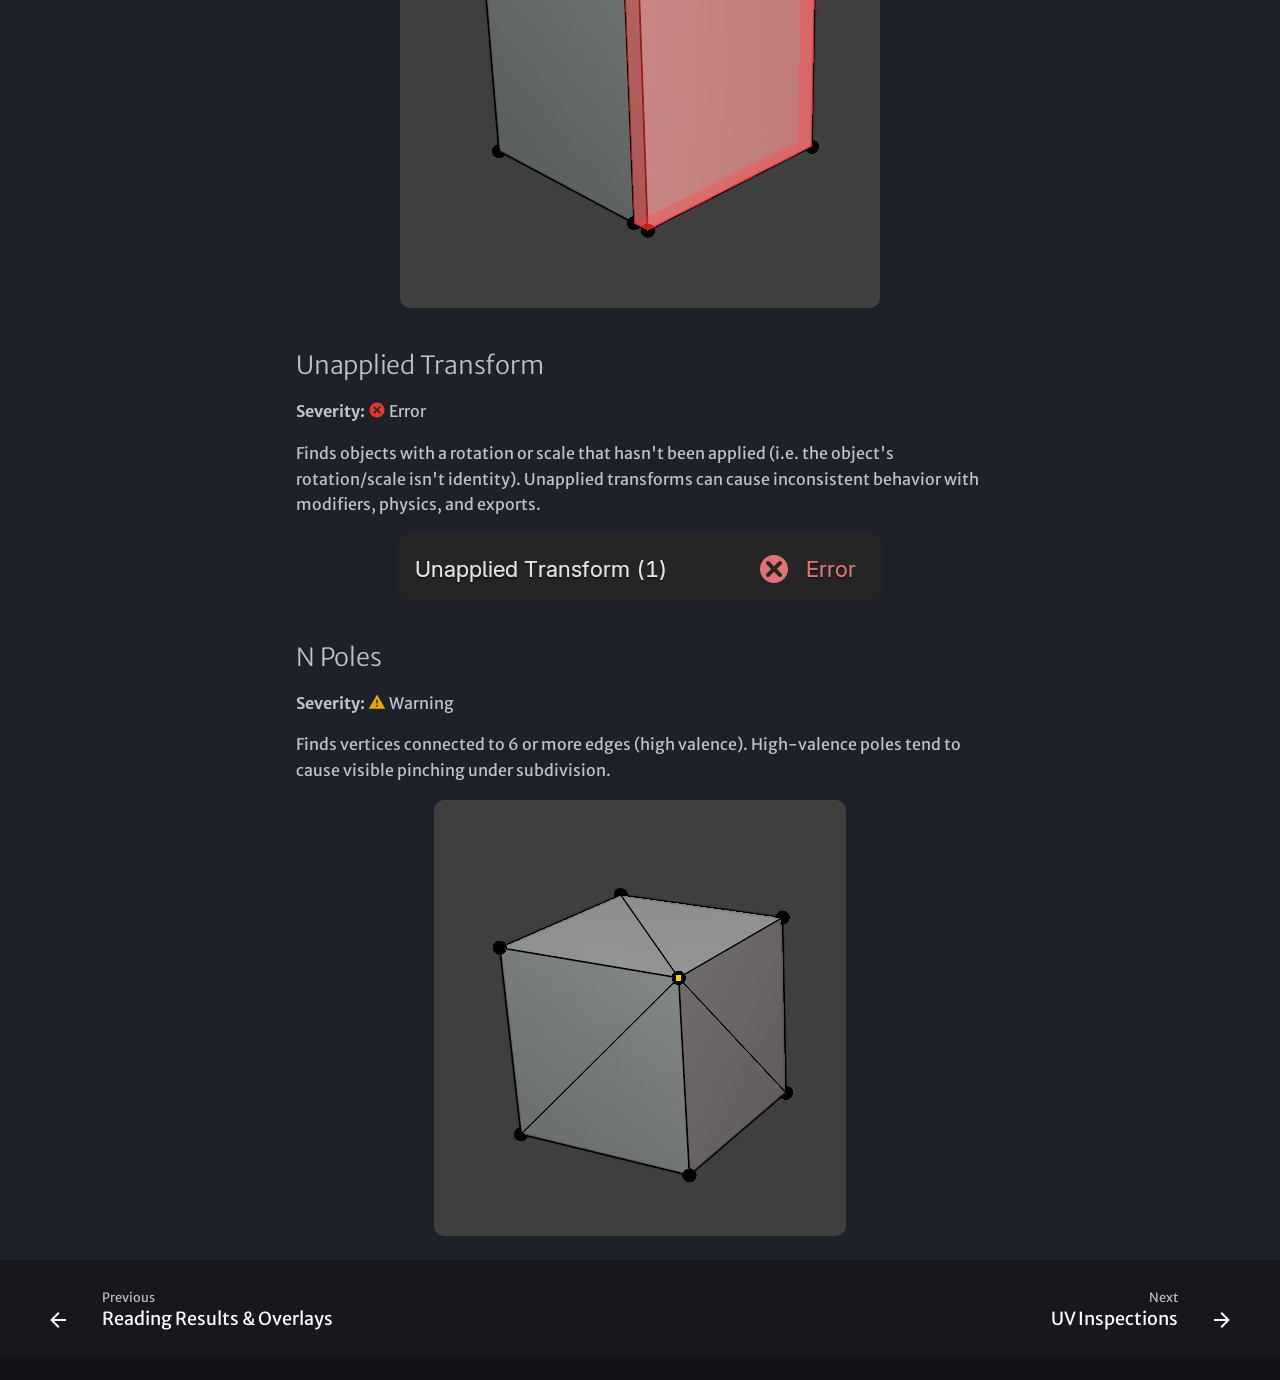
<file: inspections/mesh-inspections/index.html>
<!doctype html>
<html lang="en" class="no-js">
  <head>
    
      <meta charset="utf-8">
      <meta name="viewport" content="width=device-width,initial-scale=1">
      
        <meta name="description" content="Documentation for Model Inspector, a Blender add-on that validates meshes, UVs, and materials for common modeling mistakes.">
      
      
        <meta name="author" content="Ian Scheepers">
      
      
        <link rel="canonical" href="https://ianscheepers.github.io/Model-Inspector-Documentation/inspections/mesh-inspections/">
      
      
        <link rel="prev" href="../../user-guide/results-and-overlays/">
      
      
        <link rel="next" href="../uv-inspections/">
      
      
        
      
      
      <link rel="icon" href="../../assets/images/favicon.svg">
      <meta name="generator" content="mkdocs-1.6.1, mkdocs-material-9.7.6">
    
    
      
        <title>Mesh Inspections - Model Inspector</title>
      
    
    
      <link rel="stylesheet" href="../../assets/stylesheets/main.484c7ddc.min.css">
      
        
        <link rel="stylesheet" href="../../assets/stylesheets/palette.ab4e12ef.min.css">
      
      


    
    
      
    
    
      
        
        
        <link rel="preconnect" href="https://fonts.gstatic.com" crossorigin>
        <link rel="stylesheet" href="https://fonts.googleapis.com/css?family=Merriweather+Sans:300,300i,400,400i,700,700i%7CRed+Hat+Mono:400,400i,700,700i&display=fallback">
        <style>:root{--md-text-font:"Merriweather Sans";--md-code-font:"Red Hat Mono"}</style>
      
    
    
      <link rel="stylesheet" href="../../assets/stylesheets/extra.css">
    
    <script>__md_scope=new URL("../..",location),__md_hash=e=>[...e].reduce(((e,_)=>(e<<5)-e+_.charCodeAt(0)),0),__md_get=(e,_=localStorage,t=__md_scope)=>JSON.parse(_.getItem(t.pathname+"."+e)),__md_set=(e,_,t=localStorage,a=__md_scope)=>{try{t.setItem(a.pathname+"."+e,JSON.stringify(_))}catch(e){}}</script>
    
      

    
    
  </head>
  
  
    
    
      
    
    
    
    
    <body dir="ltr" data-md-color-scheme="slate" data-md-color-primary="indigo" data-md-color-accent="indigo">
  
    
    <input class="md-toggle" data-md-toggle="drawer" type="checkbox" id="__drawer" autocomplete="off">
    <input class="md-toggle" data-md-toggle="search" type="checkbox" id="__search" autocomplete="off">
    <label class="md-overlay" for="__drawer"></label>
    <div data-md-component="skip">
      
        
        <a href="#mesh-inspections" class="md-skip">
          Skip to content
        </a>
      
    </div>
    <div data-md-component="announce">
      
    </div>
    
    
      

  

<header class="md-header md-header--shadow md-header--lifted" data-md-component="header">
  <nav class="md-header__inner md-grid" aria-label="Header">
    <a href="../.." title="Model Inspector" class="md-header__button md-logo" aria-label="Model Inspector" data-md-component="logo">
      
  
  <svg xmlns="http://www.w3.org/2000/svg" viewBox="0 0 24 24"><path d="M9.5 3A6.5 6.5 0 0 1 16 9.5c0 1.61-.59 3.09-1.56 4.23l.27.27h.79l5 5-1.5 1.5-5-5v-.79l-.27-.27A6.52 6.52 0 0 1 9.5 16 6.5 6.5 0 0 1 3 9.5 6.5 6.5 0 0 1 9.5 3m0 2C7 5 5 7 5 9.5S7 14 9.5 14 14 12 14 9.5 12 5 9.5 5"/></svg>

    </a>
    <label class="md-header__button md-icon" for="__drawer">
      
      <svg xmlns="http://www.w3.org/2000/svg" viewBox="0 0 24 24"><path d="M3 6h18v2H3zm0 5h18v2H3zm0 5h18v2H3z"/></svg>
    </label>
    <div class="md-header__title" data-md-component="header-title">
      <div class="md-header__ellipsis">
        <div class="md-header__topic">
          <span class="md-ellipsis">
            Model Inspector
          </span>
        </div>
        <div class="md-header__topic" data-md-component="header-topic">
          <span class="md-ellipsis">
            
              Mesh Inspections
            
          </span>
        </div>
      </div>
    </div>
    
      
        <form class="md-header__option" data-md-component="palette">
  
    
    
    
    <input class="md-option" data-md-color-media="" data-md-color-scheme="slate" data-md-color-primary="indigo" data-md-color-accent="indigo"  aria-label="Switch to light mode"  type="radio" name="__palette" id="__palette_0">
    
      <label class="md-header__button md-icon" title="Switch to light mode" for="__palette_1" hidden>
        <svg xmlns="http://www.w3.org/2000/svg" viewBox="0 0 24 24"><path d="M12 7a5 5 0 0 1 5 5 5 5 0 0 1-5 5 5 5 0 0 1-5-5 5 5 0 0 1 5-5m0 2a3 3 0 0 0-3 3 3 3 0 0 0 3 3 3 3 0 0 0 3-3 3 3 0 0 0-3-3m0-7 2.39 3.42C13.65 5.15 12.84 5 12 5s-1.65.15-2.39.42zM3.34 7l4.16-.35A7.2 7.2 0 0 0 5.94 8.5c-.44.74-.69 1.5-.83 2.29zm.02 10 1.76-3.77a7.131 7.131 0 0 0 2.38 4.14zM20.65 7l-1.77 3.79a7.02 7.02 0 0 0-2.38-4.15zm-.01 10-4.14.36c.59-.51 1.12-1.14 1.54-1.86.42-.73.69-1.5.83-2.29zM12 22l-2.41-3.44c.74.27 1.55.44 2.41.44.82 0 1.63-.17 2.37-.44z"/></svg>
      </label>
    
  
    
    
    
    <input class="md-option" data-md-color-media="" data-md-color-scheme="default" data-md-color-primary="indigo" data-md-color-accent="indigo"  aria-label="Switch to dark mode"  type="radio" name="__palette" id="__palette_1">
    
      <label class="md-header__button md-icon" title="Switch to dark mode" for="__palette_0" hidden>
        <svg xmlns="http://www.w3.org/2000/svg" viewBox="0 0 24 24"><path d="m17.75 4.09-2.53 1.94.91 3.06-2.63-1.81-2.63 1.81.91-3.06-2.53-1.94L12.44 4l1.06-3 1.06 3zm3.5 6.91-1.64 1.25.59 1.98-1.7-1.17-1.7 1.17.59-1.98L15.75 11l2.06-.05L18.5 9l.69 1.95zm-2.28 4.95c.83-.08 1.72 1.1 1.19 1.85-.32.45-.66.87-1.08 1.27C15.17 23 8.84 23 4.94 19.07c-3.91-3.9-3.91-10.24 0-14.14.4-.4.82-.76 1.27-1.08.75-.53 1.93.36 1.85 1.19-.27 2.86.69 5.83 2.89 8.02a9.96 9.96 0 0 0 8.02 2.89m-1.64 2.02a12.08 12.08 0 0 1-7.8-3.47c-2.17-2.19-3.33-5-3.49-7.82-2.81 3.14-2.7 7.96.31 10.98 3.02 3.01 7.84 3.12 10.98.31"/></svg>
      </label>
    
  
</form>
      
    
    
      <script>var palette=__md_get("__palette");if(palette&&palette.color){if("(prefers-color-scheme)"===palette.color.media){var media=matchMedia("(prefers-color-scheme: light)"),input=document.querySelector(media.matches?"[data-md-color-media='(prefers-color-scheme: light)']":"[data-md-color-media='(prefers-color-scheme: dark)']");palette.color.media=input.getAttribute("data-md-color-media"),palette.color.scheme=input.getAttribute("data-md-color-scheme"),palette.color.primary=input.getAttribute("data-md-color-primary"),palette.color.accent=input.getAttribute("data-md-color-accent")}for(var[key,value]of Object.entries(palette.color))document.body.setAttribute("data-md-color-"+key,value)}</script>
    
    
    
      
      
        <label class="md-header__button md-icon" for="__search">
          
          <svg xmlns="http://www.w3.org/2000/svg" viewBox="0 0 24 24"><path d="M9.5 3A6.5 6.5 0 0 1 16 9.5c0 1.61-.59 3.09-1.56 4.23l.27.27h.79l5 5-1.5 1.5-5-5v-.79l-.27-.27A6.52 6.52 0 0 1 9.5 16 6.5 6.5 0 0 1 3 9.5 6.5 6.5 0 0 1 9.5 3m0 2C7 5 5 7 5 9.5S7 14 9.5 14 14 12 14 9.5 12 5 9.5 5"/></svg>
        </label>
        <div class="md-search" data-md-component="search" role="dialog">
  <label class="md-search__overlay" for="__search"></label>
  <div class="md-search__inner" role="search">
    <form class="md-search__form" name="search">
      <input type="text" class="md-search__input" name="query" aria-label="Search" placeholder="Search" autocapitalize="off" autocorrect="off" autocomplete="off" spellcheck="false" data-md-component="search-query" required>
      <label class="md-search__icon md-icon" for="__search">
        
        <svg xmlns="http://www.w3.org/2000/svg" viewBox="0 0 24 24"><path d="M9.5 3A6.5 6.5 0 0 1 16 9.5c0 1.61-.59 3.09-1.56 4.23l.27.27h.79l5 5-1.5 1.5-5-5v-.79l-.27-.27A6.52 6.52 0 0 1 9.5 16 6.5 6.5 0 0 1 3 9.5 6.5 6.5 0 0 1 9.5 3m0 2C7 5 5 7 5 9.5S7 14 9.5 14 14 12 14 9.5 12 5 9.5 5"/></svg>
        
        <svg xmlns="http://www.w3.org/2000/svg" viewBox="0 0 24 24"><path d="M20 11v2H8l5.5 5.5-1.42 1.42L4.16 12l7.92-7.92L13.5 5.5 8 11z"/></svg>
      </label>
      <nav class="md-search__options" aria-label="Search">
        
        <button type="reset" class="md-search__icon md-icon" title="Clear" aria-label="Clear" tabindex="-1">
          
          <svg xmlns="http://www.w3.org/2000/svg" viewBox="0 0 24 24"><path d="M19 6.41 17.59 5 12 10.59 6.41 5 5 6.41 10.59 12 5 17.59 6.41 19 12 13.41 17.59 19 19 17.59 13.41 12z"/></svg>
        </button>
      </nav>
      
        <div class="md-search__suggest" data-md-component="search-suggest"></div>
      
    </form>
    <div class="md-search__output">
      <div class="md-search__scrollwrap" tabindex="0" data-md-scrollfix>
        <div class="md-search-result" data-md-component="search-result">
          <div class="md-search-result__meta">
            Initializing search
          </div>
          <ol class="md-search-result__list" role="presentation"></ol>
        </div>
      </div>
    </div>
  </div>
</div>
      
    
    
  </nav>
  
    
      
<nav class="md-tabs" aria-label="Tabs" data-md-component="tabs">
  <div class="md-grid">
    <ul class="md-tabs__list">
      
        
  
  
  
  
    <li class="md-tabs__item">
      <a href="../.." class="md-tabs__link">
        
  
  
    
  
  Home

      </a>
    </li>
  

      
        
  
  
  
  
    
    
      <li class="md-tabs__item">
        <a href="../../getting-started/installation/" class="md-tabs__link">
          
  
  
    
  
  Getting Started

        </a>
      </li>
    
  

      
        
  
  
  
  
    
    
      <li class="md-tabs__item">
        <a href="../../user-guide/interface-overview/" class="md-tabs__link">
          
  
  
    
  
  User Guide

        </a>
      </li>
    
  

      
        
  
  
  
    
  
  
    
    
      <li class="md-tabs__item md-tabs__item--active">
        <a href="./" class="md-tabs__link">
          
  
  
    
  
  Inspections

        </a>
      </li>
    
  

      
        
  
  
  
  
    <li class="md-tabs__item">
      <a href="../../tutorial-video/" class="md-tabs__link">
        
  
  
    
  
  Tutorial Video

      </a>
    </li>
  

      
        
  
  
  
  
    
    
      <li class="md-tabs__item">
        <a href="../../about/license/" class="md-tabs__link">
          
  
  
    
  
  About

        </a>
      </li>
    
  

      
    </ul>
  </div>
</nav>
    
  
</header>
    
    <div class="md-container" data-md-component="container">
      
      
        
      
      <main class="md-main" data-md-component="main">
        <div class="md-main__inner md-grid">
          
            
              
              <div class="md-sidebar md-sidebar--primary" data-md-component="sidebar" data-md-type="navigation" >
                <div class="md-sidebar__scrollwrap">
                  <div class="md-sidebar__inner">
                    


  


<nav class="md-nav md-nav--primary md-nav--lifted" aria-label="Navigation" data-md-level="0">
  <label class="md-nav__title" for="__drawer">
    <a href="../.." title="Model Inspector" class="md-nav__button md-logo" aria-label="Model Inspector" data-md-component="logo">
      
  
  <svg xmlns="http://www.w3.org/2000/svg" viewBox="0 0 24 24"><path d="M9.5 3A6.5 6.5 0 0 1 16 9.5c0 1.61-.59 3.09-1.56 4.23l.27.27h.79l5 5-1.5 1.5-5-5v-.79l-.27-.27A6.52 6.52 0 0 1 9.5 16 6.5 6.5 0 0 1 3 9.5 6.5 6.5 0 0 1 9.5 3m0 2C7 5 5 7 5 9.5S7 14 9.5 14 14 12 14 9.5 12 5 9.5 5"/></svg>

    </a>
    Model Inspector
  </label>
  
  <ul class="md-nav__list" data-md-scrollfix>
    
      
      
  
  
  
  
    <li class="md-nav__item">
      <a href="../.." class="md-nav__link">
        
  
  
  <span class="md-ellipsis">
    
  
    Home
  

    
  </span>
  
  

      </a>
    </li>
  

    
      
      
  
  
  
  
    
    
      
        
      
        
      
    
    
    
      
      
        
      
    
    
    <li class="md-nav__item md-nav__item--nested">
      
        
        
        <input class="md-nav__toggle md-toggle " type="checkbox" id="__nav_2" >
        
          
          <label class="md-nav__link" for="__nav_2" id="__nav_2_label" tabindex="0">
            
  
  
  <span class="md-ellipsis">
    
  
    Getting Started
  

    
  </span>
  
  

            <span class="md-nav__icon md-icon"></span>
          </label>
        
        <nav class="md-nav" data-md-level="1" aria-labelledby="__nav_2_label" aria-expanded="false">
          <label class="md-nav__title" for="__nav_2">
            <span class="md-nav__icon md-icon"></span>
            
  
    Getting Started
  

          </label>
          <ul class="md-nav__list" data-md-scrollfix>
            
              
                
  
  
  
  
    <li class="md-nav__item">
      <a href="../../getting-started/installation/" class="md-nav__link">
        
  
  
  <span class="md-ellipsis">
    
  
    Installation
  

    
  </span>
  
  

      </a>
    </li>
  

              
            
              
                
  
  
  
  
    <li class="md-nav__item">
      <a href="../../getting-started/quick-start/" class="md-nav__link">
        
  
  
  <span class="md-ellipsis">
    
  
    Quick Start
  

    
  </span>
  
  

      </a>
    </li>
  

              
            
          </ul>
        </nav>
      
    </li>
  

    
      
      
  
  
  
  
    
    
      
        
      
        
      
        
      
        
      
    
    
    
      
      
        
      
    
    
    <li class="md-nav__item md-nav__item--nested">
      
        
        
        <input class="md-nav__toggle md-toggle " type="checkbox" id="__nav_3" >
        
          
          <label class="md-nav__link" for="__nav_3" id="__nav_3_label" tabindex="0">
            
  
  
  <span class="md-ellipsis">
    
  
    User Guide
  

    
  </span>
  
  

            <span class="md-nav__icon md-icon"></span>
          </label>
        
        <nav class="md-nav" data-md-level="1" aria-labelledby="__nav_3_label" aria-expanded="false">
          <label class="md-nav__title" for="__nav_3">
            <span class="md-nav__icon md-icon"></span>
            
  
    User Guide
  

          </label>
          <ul class="md-nav__list" data-md-scrollfix>
            
              
                
  
  
  
  
    <li class="md-nav__item">
      <a href="../../user-guide/interface-overview/" class="md-nav__link">
        
  
  
  <span class="md-ellipsis">
    
  
    Interface Overview
  

    
  </span>
  
  

      </a>
    </li>
  

              
            
              
                
  
  
  
  
    <li class="md-nav__item">
      <a href="../../user-guide/selecting-objects/" class="md-nav__link">
        
  
  
  <span class="md-ellipsis">
    
  
    Selecting Objects
  

    
  </span>
  
  

      </a>
    </li>
  

              
            
              
                
  
  
  
  
    <li class="md-nav__item">
      <a href="../../user-guide/running-inspections/" class="md-nav__link">
        
  
  
  <span class="md-ellipsis">
    
  
    Running an Inspection
  

    
  </span>
  
  

      </a>
    </li>
  

              
            
              
                
  
  
  
  
    <li class="md-nav__item">
      <a href="../../user-guide/results-and-overlays/" class="md-nav__link">
        
  
  
  <span class="md-ellipsis">
    
  
    Reading Results & Overlays
  

    
  </span>
  
  

      </a>
    </li>
  

              
            
          </ul>
        </nav>
      
    </li>
  

    
      
      
  
  
    
  
  
  
    
    
      
        
      
        
      
        
      
    
    
    
      
        
        
      
      
        
      
    
    
    <li class="md-nav__item md-nav__item--active md-nav__item--section md-nav__item--nested">
      
        
        
        <input class="md-nav__toggle md-toggle " type="checkbox" id="__nav_4" checked>
        
          
          <label class="md-nav__link" for="__nav_4" id="__nav_4_label" tabindex="">
            
  
  
  <span class="md-ellipsis">
    
  
    Inspections
  

    
  </span>
  
  

            <span class="md-nav__icon md-icon"></span>
          </label>
        
        <nav class="md-nav" data-md-level="1" aria-labelledby="__nav_4_label" aria-expanded="true">
          <label class="md-nav__title" for="__nav_4">
            <span class="md-nav__icon md-icon"></span>
            
  
    Inspections
  

          </label>
          <ul class="md-nav__list" data-md-scrollfix>
            
              
                
  
  
    
  
  
  
    <li class="md-nav__item md-nav__item--active">
      
      <input class="md-nav__toggle md-toggle" type="checkbox" id="__toc">
      
      
        
      
      
        <label class="md-nav__link md-nav__link--active" for="__toc">
          
  
  
  <span class="md-ellipsis">
    
  
    Mesh Inspections
  

    
  </span>
  
  

          <span class="md-nav__icon md-icon"></span>
        </label>
      
      <a href="./" class="md-nav__link md-nav__link--active">
        
  
  
  <span class="md-ellipsis">
    
  
    Mesh Inspections
  

    
  </span>
  
  

      </a>
      
        

<nav class="md-nav md-nav--secondary" aria-label="Table of contents">
  
  
  
    
  
  
    <label class="md-nav__title" for="__toc">
      <span class="md-nav__icon md-icon"></span>
      Table of contents
    </label>
    <ul class="md-nav__list" data-md-component="toc" data-md-scrollfix>
      
        <li class="md-nav__item">
  <a href="#ngons" class="md-nav__link">
    <span class="md-ellipsis">
      
        Ngons
      
    </span>
  </a>
  
</li>
      
        <li class="md-nav__item">
  <a href="#tris" class="md-nav__link">
    <span class="md-ellipsis">
      
        Tris
      
    </span>
  </a>
  
</li>
      
        <li class="md-nav__item">
  <a href="#loose-verts" class="md-nav__link">
    <span class="md-ellipsis">
      
        Loose Verts
      
    </span>
  </a>
  
</li>
      
        <li class="md-nav__item">
  <a href="#non-manifold" class="md-nav__link">
    <span class="md-ellipsis">
      
        Non-Manifold
      
    </span>
  </a>
  
</li>
      
        <li class="md-nav__item">
  <a href="#double-verts" class="md-nav__link">
    <span class="md-ellipsis">
      
        Double Verts
      
    </span>
  </a>
  
</li>
      
        <li class="md-nav__item">
  <a href="#interior-faces" class="md-nav__link">
    <span class="md-ellipsis">
      
        Interior Faces
      
    </span>
  </a>
  
</li>
      
        <li class="md-nav__item">
  <a href="#inverted-face" class="md-nav__link">
    <span class="md-ellipsis">
      
        Inverted Face
      
    </span>
  </a>
  
</li>
      
        <li class="md-nav__item">
  <a href="#unapplied-transform" class="md-nav__link">
    <span class="md-ellipsis">
      
        Unapplied Transform
      
    </span>
  </a>
  
</li>
      
        <li class="md-nav__item">
  <a href="#n-poles" class="md-nav__link">
    <span class="md-ellipsis">
      
        N Poles
      
    </span>
  </a>
  
</li>
      
    </ul>
  
</nav>
      
    </li>
  

              
            
              
                
  
  
  
  
    <li class="md-nav__item">
      <a href="../uv-inspections/" class="md-nav__link">
        
  
  
  <span class="md-ellipsis">
    
  
    UV Inspections
  

    
  </span>
  
  

      </a>
    </li>
  

              
            
              
                
  
  
  
  
    <li class="md-nav__item">
      <a href="../material-inspections/" class="md-nav__link">
        
  
  
  <span class="md-ellipsis">
    
  
    Material Inspections
  

    
  </span>
  
  

      </a>
    </li>
  

              
            
          </ul>
        </nav>
      
    </li>
  

    
      
      
  
  
  
  
    <li class="md-nav__item">
      <a href="../../tutorial-video/" class="md-nav__link">
        
  
  
  <span class="md-ellipsis">
    
  
    Tutorial Video
  

    
  </span>
  
  

      </a>
    </li>
  

    
      
      
  
  
  
  
    
    
      
        
      
    
    
    
      
      
        
      
    
    
    <li class="md-nav__item md-nav__item--nested">
      
        
        
        <input class="md-nav__toggle md-toggle " type="checkbox" id="__nav_6" >
        
          
          <label class="md-nav__link" for="__nav_6" id="__nav_6_label" tabindex="0">
            
  
  
  <span class="md-ellipsis">
    
  
    About
  

    
  </span>
  
  

            <span class="md-nav__icon md-icon"></span>
          </label>
        
        <nav class="md-nav" data-md-level="1" aria-labelledby="__nav_6_label" aria-expanded="false">
          <label class="md-nav__title" for="__nav_6">
            <span class="md-nav__icon md-icon"></span>
            
  
    About
  

          </label>
          <ul class="md-nav__list" data-md-scrollfix>
            
              
                
  
  
  
  
    <li class="md-nav__item">
      <a href="../../about/license/" class="md-nav__link">
        
  
  
  <span class="md-ellipsis">
    
  
    License
  

    
  </span>
  
  

      </a>
    </li>
  

              
            
          </ul>
        </nav>
      
    </li>
  

    
  </ul>
</nav>
                  </div>
                </div>
              </div>
            
            
              
              <div class="md-sidebar md-sidebar--secondary" data-md-component="sidebar" data-md-type="toc" >
                <div class="md-sidebar__scrollwrap">
                  <div class="md-sidebar__inner">
                    

<nav class="md-nav md-nav--secondary" aria-label="Table of contents">
  
  
  
    
  
  
    <label class="md-nav__title" for="__toc">
      <span class="md-nav__icon md-icon"></span>
      Table of contents
    </label>
    <ul class="md-nav__list" data-md-component="toc" data-md-scrollfix>
      
        <li class="md-nav__item">
  <a href="#ngons" class="md-nav__link">
    <span class="md-ellipsis">
      
        Ngons
      
    </span>
  </a>
  
</li>
      
        <li class="md-nav__item">
  <a href="#tris" class="md-nav__link">
    <span class="md-ellipsis">
      
        Tris
      
    </span>
  </a>
  
</li>
      
        <li class="md-nav__item">
  <a href="#loose-verts" class="md-nav__link">
    <span class="md-ellipsis">
      
        Loose Verts
      
    </span>
  </a>
  
</li>
      
        <li class="md-nav__item">
  <a href="#non-manifold" class="md-nav__link">
    <span class="md-ellipsis">
      
        Non-Manifold
      
    </span>
  </a>
  
</li>
      
        <li class="md-nav__item">
  <a href="#double-verts" class="md-nav__link">
    <span class="md-ellipsis">
      
        Double Verts
      
    </span>
  </a>
  
</li>
      
        <li class="md-nav__item">
  <a href="#interior-faces" class="md-nav__link">
    <span class="md-ellipsis">
      
        Interior Faces
      
    </span>
  </a>
  
</li>
      
        <li class="md-nav__item">
  <a href="#inverted-face" class="md-nav__link">
    <span class="md-ellipsis">
      
        Inverted Face
      
    </span>
  </a>
  
</li>
      
        <li class="md-nav__item">
  <a href="#unapplied-transform" class="md-nav__link">
    <span class="md-ellipsis">
      
        Unapplied Transform
      
    </span>
  </a>
  
</li>
      
        <li class="md-nav__item">
  <a href="#n-poles" class="md-nav__link">
    <span class="md-ellipsis">
      
        N Poles
      
    </span>
  </a>
  
</li>
      
    </ul>
  
</nav>
                  </div>
                </div>
              </div>
            
          
          
            <div class="md-content" data-md-component="content">
              
              <article class="md-content__inner md-typeset">
                
                  



<h1 id="mesh-inspections">Mesh Inspections<a class="headerlink" href="#mesh-inspections" title="Permanent link">&para;</a></h1>
<p>Inspections in the <strong>Mesh</strong> category look at topology and transforms. All of them read the object's evaluated mesh (post-modifiers) unless noted otherwise.</p>
<div class="admonition note">
<p class="admonition-title">Inspection Note</p>
<p>Many of these mesh inspections detect common issues that are <strong>not always</strong> an issue for meshes. If you for example are using Ngons in your workflow, feel free to disable that inspection.   </p>
</div>
<h2 id="ngons">Ngons<a class="headerlink" href="#ngons" title="Permanent link">&para;</a></h2>
<p><strong>Severity:</strong> <span class="twemoji" style="color: #e0392b"><svg xmlns="http://www.w3.org/2000/svg" viewBox="0 0 24 24"><path d="M12 2c5.53 0 10 4.47 10 10s-4.47 10-10 10S2 17.53 2 12 6.47 2 12 2m3.59 5L12 10.59 8.41 7 7 8.41 10.59 12 7 15.59 8.41 17 12 13.41 15.59 17 17 15.59 13.41 12 17 8.41z"/></svg></span> Error</p>
<p>Finds faces with more than 4 vertices. N-gons can triangulate unpredictably, cause shading artifacts, and often indicate topology that hasn't been cleaned up. </p>
<p><img alt="The Model Inspector panel with the Add Object button highlighted" src="../../assets/images/inspection-ngon.png" style="display: block; margin: 0 auto;" /></p>
<h2 id="tris">Tris<a class="headerlink" href="#tris" title="Permanent link">&para;</a></h2>
<p><strong>Severity:</strong> <span class="twemoji" style="color: #e6a700"><svg xmlns="http://www.w3.org/2000/svg" viewBox="0 0 24 24"><path d="M13 14h-2V9h2m0 9h-2v-2h2M1 21h22L12 2z"/></svg></span> Warning</p>
<p>Finds triangular faces (3 vertices). Not necessarily an error as tris are sometimes intentional or unavoidable. However it is worth reviewing this if you expect an all-quad mesh for subdivision or retopology work.</p>
<p><img alt="The Model Inspector panel with the Add Object button highlighted" src="../../assets/images/inspection-tri.png" style="display: block; margin: 0 auto;" /></p>
<h2 id="loose-verts">Loose Verts<a class="headerlink" href="#loose-verts" title="Permanent link">&para;</a></h2>
<p><strong>Severity:</strong> <span class="twemoji" style="color: #e0392b"><svg xmlns="http://www.w3.org/2000/svg" viewBox="0 0 24 24"><path d="M12 2c5.53 0 10 4.47 10 10s-4.47 10-10 10S2 17.53 2 12 6.47 2 12 2m3.59 5L12 10.59 8.41 7 7 8.41 10.59 12 7 15.59 8.41 17 12 13.41 15.59 17 17 15.59 13.41 12 17 8.41z"/></svg></span> Error</p>
<p>Finds vertices that aren't connected to any edge. These add nothing to the mesh and are usually leftover from deleting geometry.</p>
<p><img alt="The Model Inspector panel with the Add Object button highlighted" src="../../assets/images/inspection-loose-vert.png" style="display: block; margin: 0 auto;" /></p>
<h2 id="non-manifold">Non-Manifold<a class="headerlink" href="#non-manifold" title="Permanent link">&para;</a></h2>
<p><strong>Severity:</strong> <span class="twemoji" style="color: #e0392b"><svg xmlns="http://www.w3.org/2000/svg" viewBox="0 0 24 24"><path d="M12 2c5.53 0 10 4.47 10 10s-4.47 10-10 10S2 17.53 2 12 6.47 2 12 2m3.59 5L12 10.59 8.41 7 7 8.41 10.59 12 7 15.59 8.41 17 12 13.41 15.59 17 17 15.59 13.41 12 17 8.41z"/></svg></span> Error</p>
<p>Finds edges shared by a number of faces other than 2 (i.e. boundary edges shared by only 1 face, or edges shared by 3+ faces). Non-manifold geometry can break modifiers, booleans, and 3D printing/export pipelines.</p>
<p><img alt="The Model Inspector panel with the Add Object button highlighted" src="../../assets/images/inspection-non-manifold.png" style="display: block; margin: 0 auto;" /></p>
<h2 id="double-verts">Double Verts<a class="headerlink" href="#double-verts" title="Permanent link">&para;</a></h2>
<p><strong>Severity:</strong> <span class="twemoji" style="color: #e0392b"><svg xmlns="http://www.w3.org/2000/svg" viewBox="0 0 24 24"><path d="M12 2c5.53 0 10 4.47 10 10s-4.47 10-10 10S2 17.53 2 12 6.47 2 12 2m3.59 5L12 10.59 8.41 7 7 8.41 10.59 12 7 15.59 8.41 17 12 13.41 15.59 17 17 15.59 13.41 12 17 8.41z"/></svg></span> Error</p>
<p>Finds vertices within a small merge threshold (<code>0.0001</code>, matching Blender's default <em>Merge by Distance</em>) of another vertex. Duplicate, coincident vertices usually mean an accidental merge failure or import artifact.</p>
<p><img alt="The Model Inspector panel with the Add Object button highlighted" src="../../assets/images/inspection-double-verts.png" style="display: block; margin: 0 auto;" /></p>
<h2 id="interior-faces">Interior Faces<a class="headerlink" href="#interior-faces" title="Permanent link">&para;</a></h2>
<p><strong>Severity:</strong> <span class="twemoji" style="color: #e0392b"><svg xmlns="http://www.w3.org/2000/svg" viewBox="0 0 24 24"><path d="M12 2c5.53 0 10 4.47 10 10s-4.47 10-10 10S2 17.53 2 12 6.47 2 12 2m3.59 5L12 10.59 8.41 7 7 8.41 10.59 12 7 15.59 8.41 17 12 13.41 15.59 17 17 15.59 13.41 12 17 8.41z"/></svg></span> Error</p>
<p>Finds faces where <strong>every</strong> edge is shared by more than 2 faces. Indicates that geometry is buried inside the mesh with no exterior boundary. Common after boolean operations or bad merges.</p>
<p><img alt="The Model Inspector panel with the Add Object button highlighted" src="../../assets/images/inspection-interior-faces.png" style="display: block; margin: 0 auto;" /></p>
<h2 id="inverted-face">Inverted Face<a class="headerlink" href="#inverted-face" title="Permanent link">&para;</a></h2>
<p><strong>Severity:</strong> <span class="twemoji" style="color: #e0392b"><svg xmlns="http://www.w3.org/2000/svg" viewBox="0 0 24 24"><path d="M12 2c5.53 0 10 4.47 10 10s-4.47 10-10 10S2 17.53 2 12 6.47 2 12 2m3.59 5L12 10.59 8.41 7 7 8.41 10.59 12 7 15.59 8.41 17 12 13.41 15.59 17 17 15.59 13.41 12 17 8.41z"/></svg></span> Error</p>
<p>Finds faces whose normal disagrees with a neighboring face across a shared edge. Inverted normals cause inside-out shading and lighting errors.</p>
<p><strong>Overlay:</strong> highlighted faces.</p>
<p><img alt="The Model Inspector panel with the Add Object button highlighted" src="../../assets/images/inspection-flipped-normal.png" style="display: block; margin: 0 auto;" /></p>
<h2 id="unapplied-transform">Unapplied Transform<a class="headerlink" href="#unapplied-transform" title="Permanent link">&para;</a></h2>
<p><strong>Severity:</strong> <span class="twemoji" style="color: #e0392b"><svg xmlns="http://www.w3.org/2000/svg" viewBox="0 0 24 24"><path d="M12 2c5.53 0 10 4.47 10 10s-4.47 10-10 10S2 17.53 2 12 6.47 2 12 2m3.59 5L12 10.59 8.41 7 7 8.41 10.59 12 7 15.59 8.41 17 12 13.41 15.59 17 17 15.59 13.41 12 17 8.41z"/></svg></span> Error</p>
<p>Finds objects with a rotation or scale that hasn't been applied (i.e. the object's rotation/scale isn't identity). Unapplied transforms can cause inconsistent behavior with modifiers, physics, and exports.</p>
<p><img alt="The Model Inspector panel with the Add Object button highlighted" src="../../assets/images/inspection-unapplied-transform.png" style="display: block; margin: 0 auto;" /></p>
<h2 id="n-poles">N Poles<a class="headerlink" href="#n-poles" title="Permanent link">&para;</a></h2>
<p><strong>Severity:</strong> <span class="twemoji" style="color: #e6a700"><svg xmlns="http://www.w3.org/2000/svg" viewBox="0 0 24 24"><path d="M13 14h-2V9h2m0 9h-2v-2h2M1 21h22L12 2z"/></svg></span> Warning</p>
<p>Finds vertices connected to 6 or more edges (high valence). High-valence poles tend to cause visible pinching under subdivision.</p>
<p><img alt="The Model Inspector panel with the Add Object button highlighted" src="../../assets/images/inspection-npoles.png" style="display: block; margin: 0 auto;" /></p>












                
              </article>
            </div>
          
          
  <script>var tabs=__md_get("__tabs");if(Array.isArray(tabs))e:for(var set of document.querySelectorAll(".tabbed-set")){var labels=set.querySelector(".tabbed-labels");for(var tab of tabs)for(var label of labels.getElementsByTagName("label"))if(label.innerText.trim()===tab){var input=document.getElementById(label.htmlFor);input.checked=!0;continue e}}</script>

<script>var target=document.getElementById(location.hash.slice(1));target&&target.name&&(target.checked=target.name.startsWith("__tabbed_"))</script>
        </div>
        
          <button type="button" class="md-top md-icon" data-md-component="top" hidden>
  
  <svg xmlns="http://www.w3.org/2000/svg" viewBox="0 0 24 24"><path d="M13 20h-2V8l-5.5 5.5-1.42-1.42L12 4.16l7.92 7.92-1.42 1.42L13 8z"/></svg>
  Back to top
</button>
        
      </main>
      
        <footer class="md-footer">
  
    
      
      <nav class="md-footer__inner md-grid" aria-label="Footer" >
        
          
          <a href="../../user-guide/results-and-overlays/" class="md-footer__link md-footer__link--prev" aria-label="Previous: Reading Results &amp; Overlays">
            <div class="md-footer__button md-icon">
              
              <svg xmlns="http://www.w3.org/2000/svg" viewBox="0 0 24 24"><path d="M20 11v2H8l5.5 5.5-1.42 1.42L4.16 12l7.92-7.92L13.5 5.5 8 11z"/></svg>
            </div>
            <div class="md-footer__title">
              <span class="md-footer__direction">
                Previous
              </span>
              <div class="md-ellipsis">
                Reading Results & Overlays
              </div>
            </div>
          </a>
        
        
          
          <a href="../uv-inspections/" class="md-footer__link md-footer__link--next" aria-label="Next: UV Inspections">
            <div class="md-footer__title">
              <span class="md-footer__direction">
                Next
              </span>
              <div class="md-ellipsis">
                UV Inspections
              </div>
            </div>
            <div class="md-footer__button md-icon">
              
              <svg xmlns="http://www.w3.org/2000/svg" viewBox="0 0 24 24"><path d="M4 11v2h12l-5.5 5.5 1.42 1.42L19.84 12l-7.92-7.92L10.5 5.5 16 11z"/></svg>
            </div>
          </a>
        
      </nav>
    
  
  <div class="md-footer-meta md-typeset">
    <div class="md-footer-meta__inner md-grid">
      <div class="md-copyright">
  
  
</div>
      
    </div>
  </div>
</footer>
      
    </div>
    <div class="md-dialog" data-md-component="dialog">
      <div class="md-dialog__inner md-typeset"></div>
    </div>
    
    
    
      
      
      <script id="__config" type="application/json">{"annotate": null, "base": "../..", "features": ["navigation.tabs", "navigation.tabs.sticky", "navigation.sections", "navigation.indexes", "navigation.top", "navigation.footer", "toc.follow", "search.suggest", "search.highlight", "content.code.copy", "content.tabs.link"], "search": "../../assets/javascripts/workers/search.2c215733.min.js", "tags": null, "translations": {"clipboard.copied": "Copied to clipboard", "clipboard.copy": "Copy to clipboard", "search.result.more.one": "1 more on this page", "search.result.more.other": "# more on this page", "search.result.none": "No matching documents", "search.result.one": "1 matching document", "search.result.other": "# matching documents", "search.result.placeholder": "Type to start searching", "search.result.term.missing": "Missing", "select.version": "Select version"}, "version": null}</script>
    
    
      <script src="../../assets/javascripts/bundle.79ae519e.min.js"></script>
      
    
  </body>
</html>
</file>
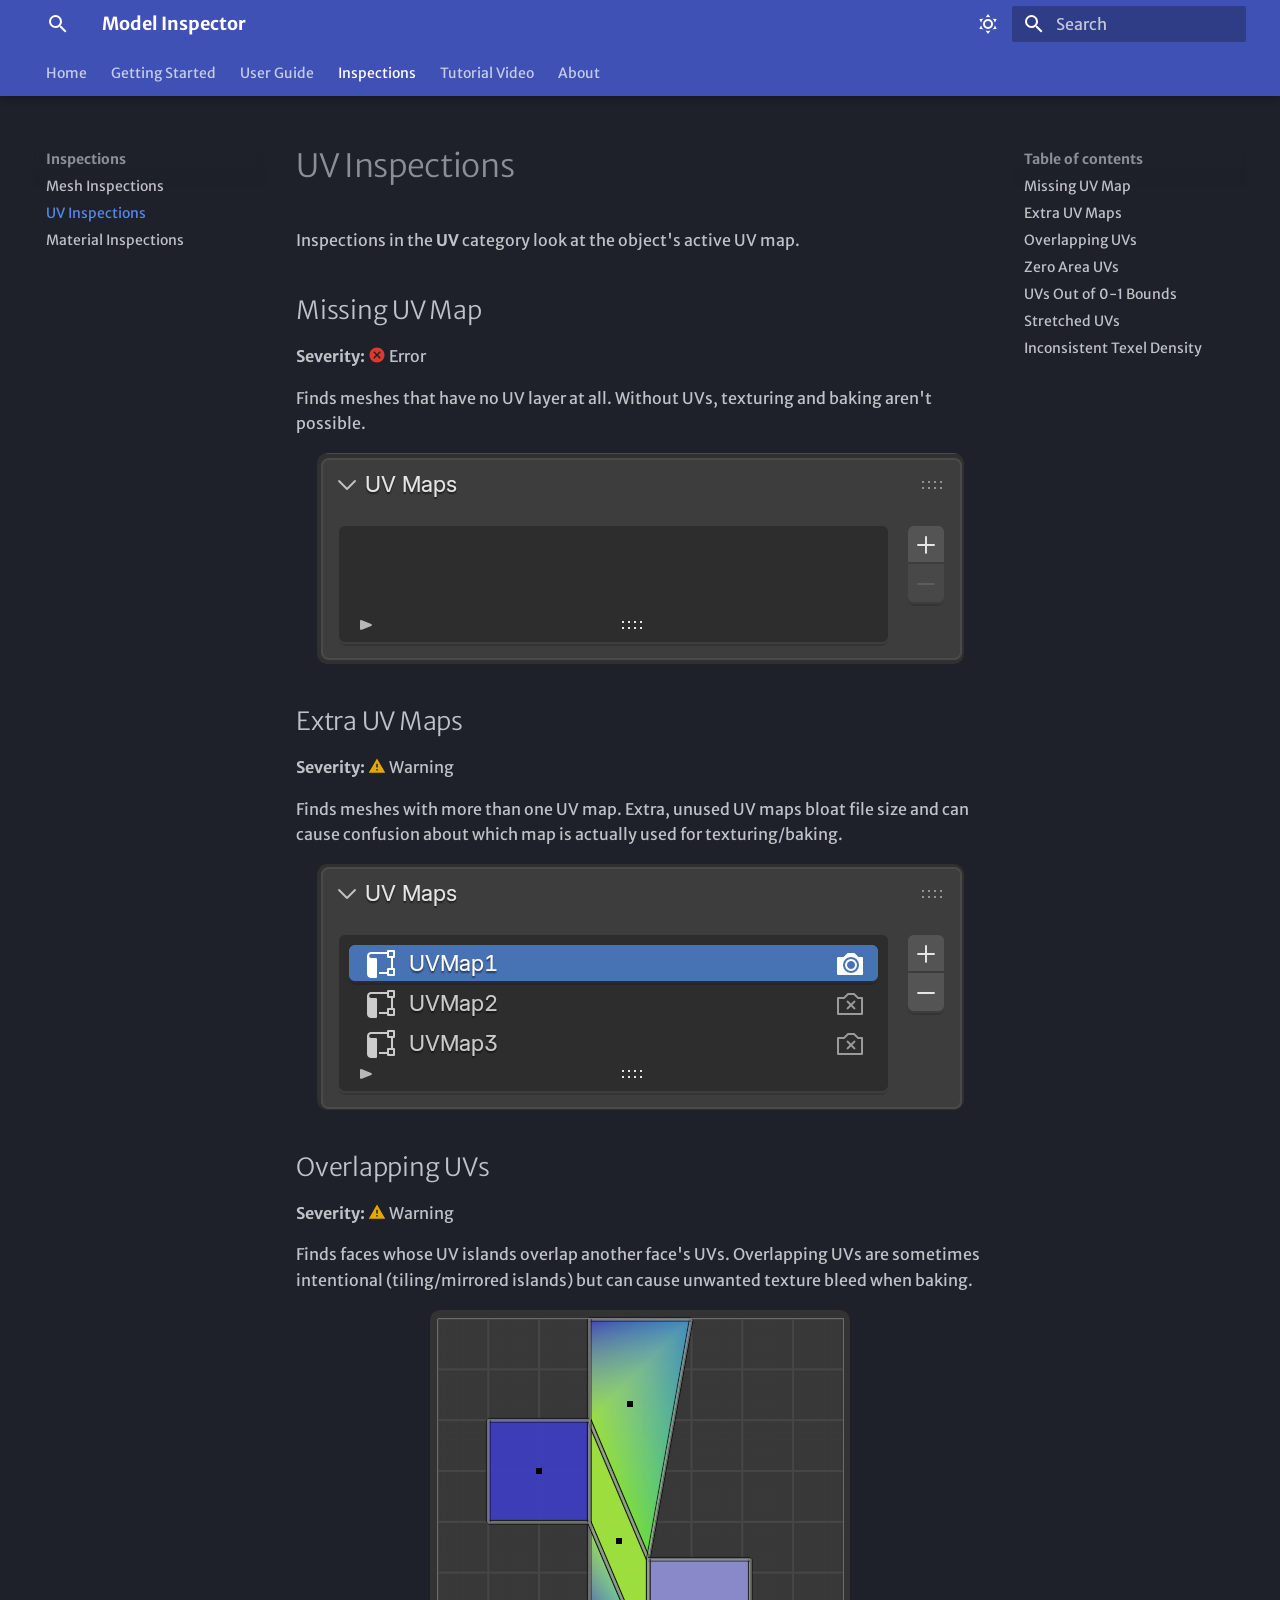
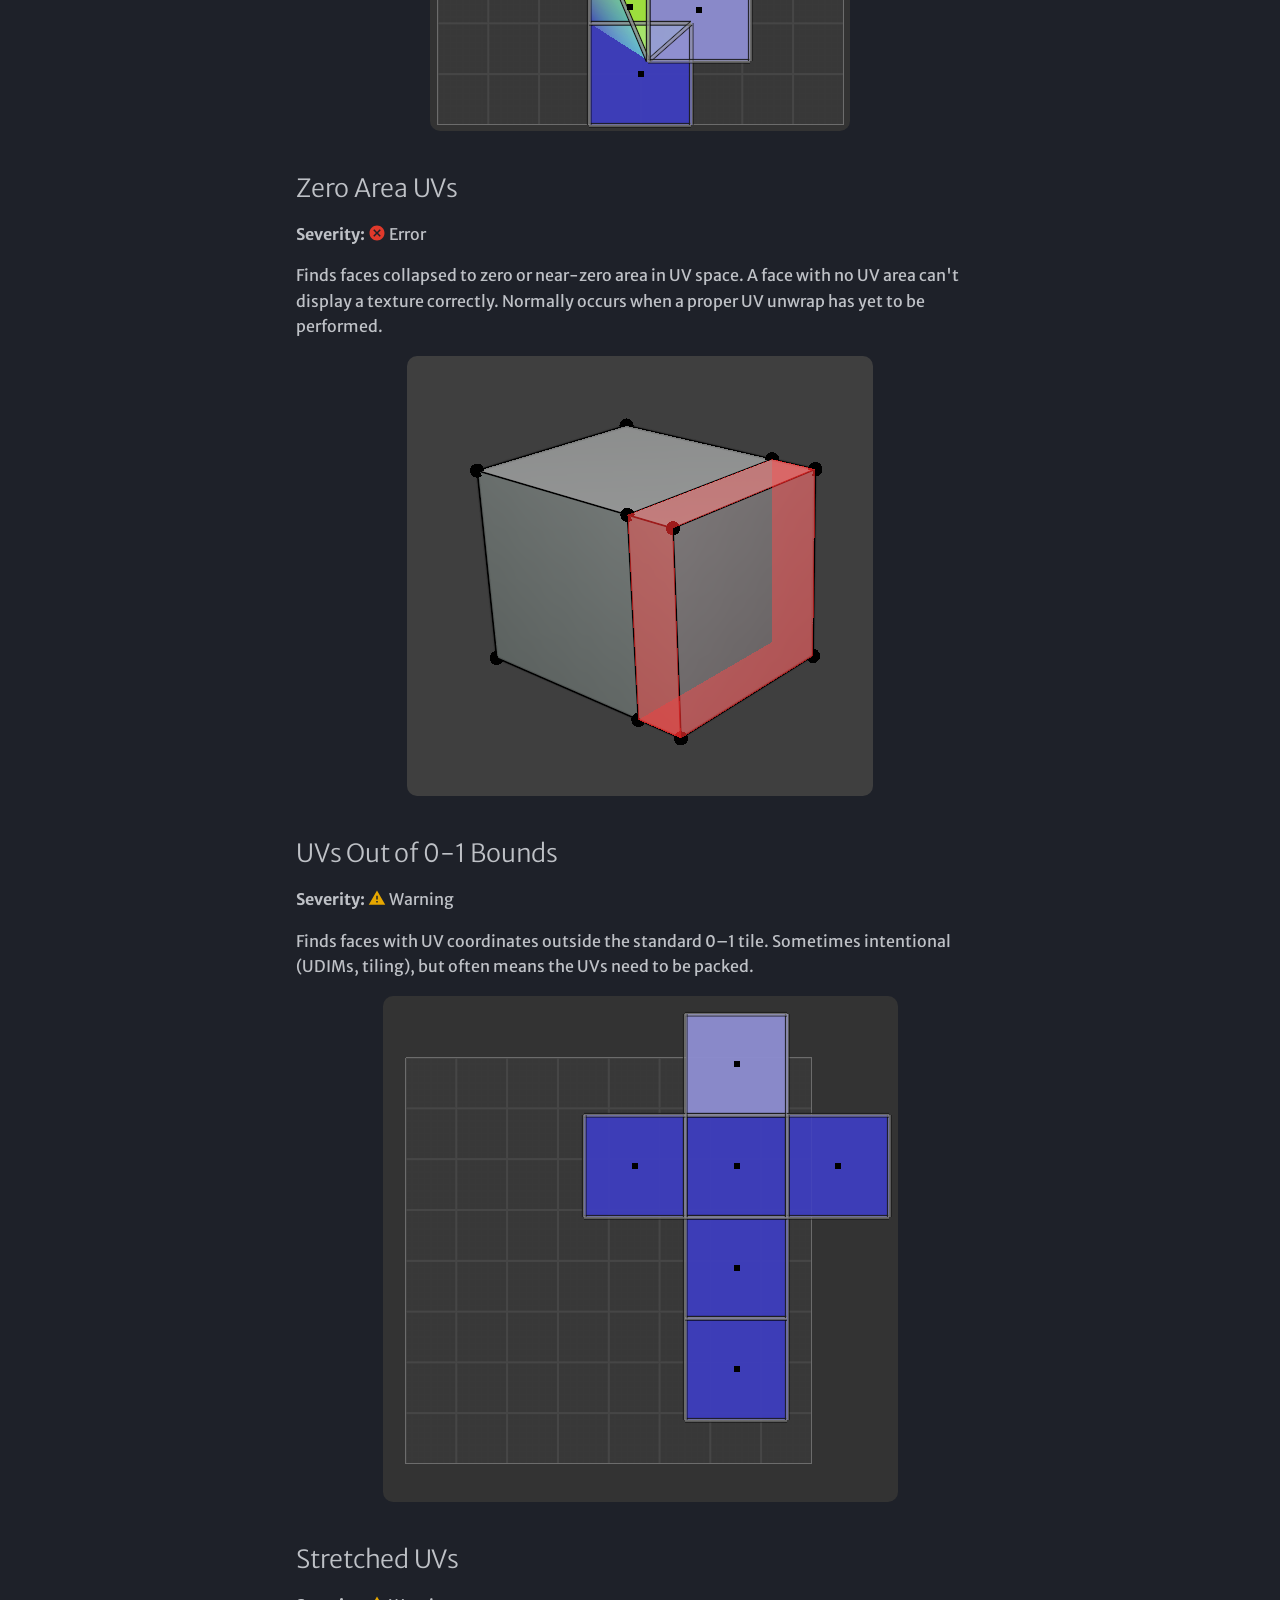
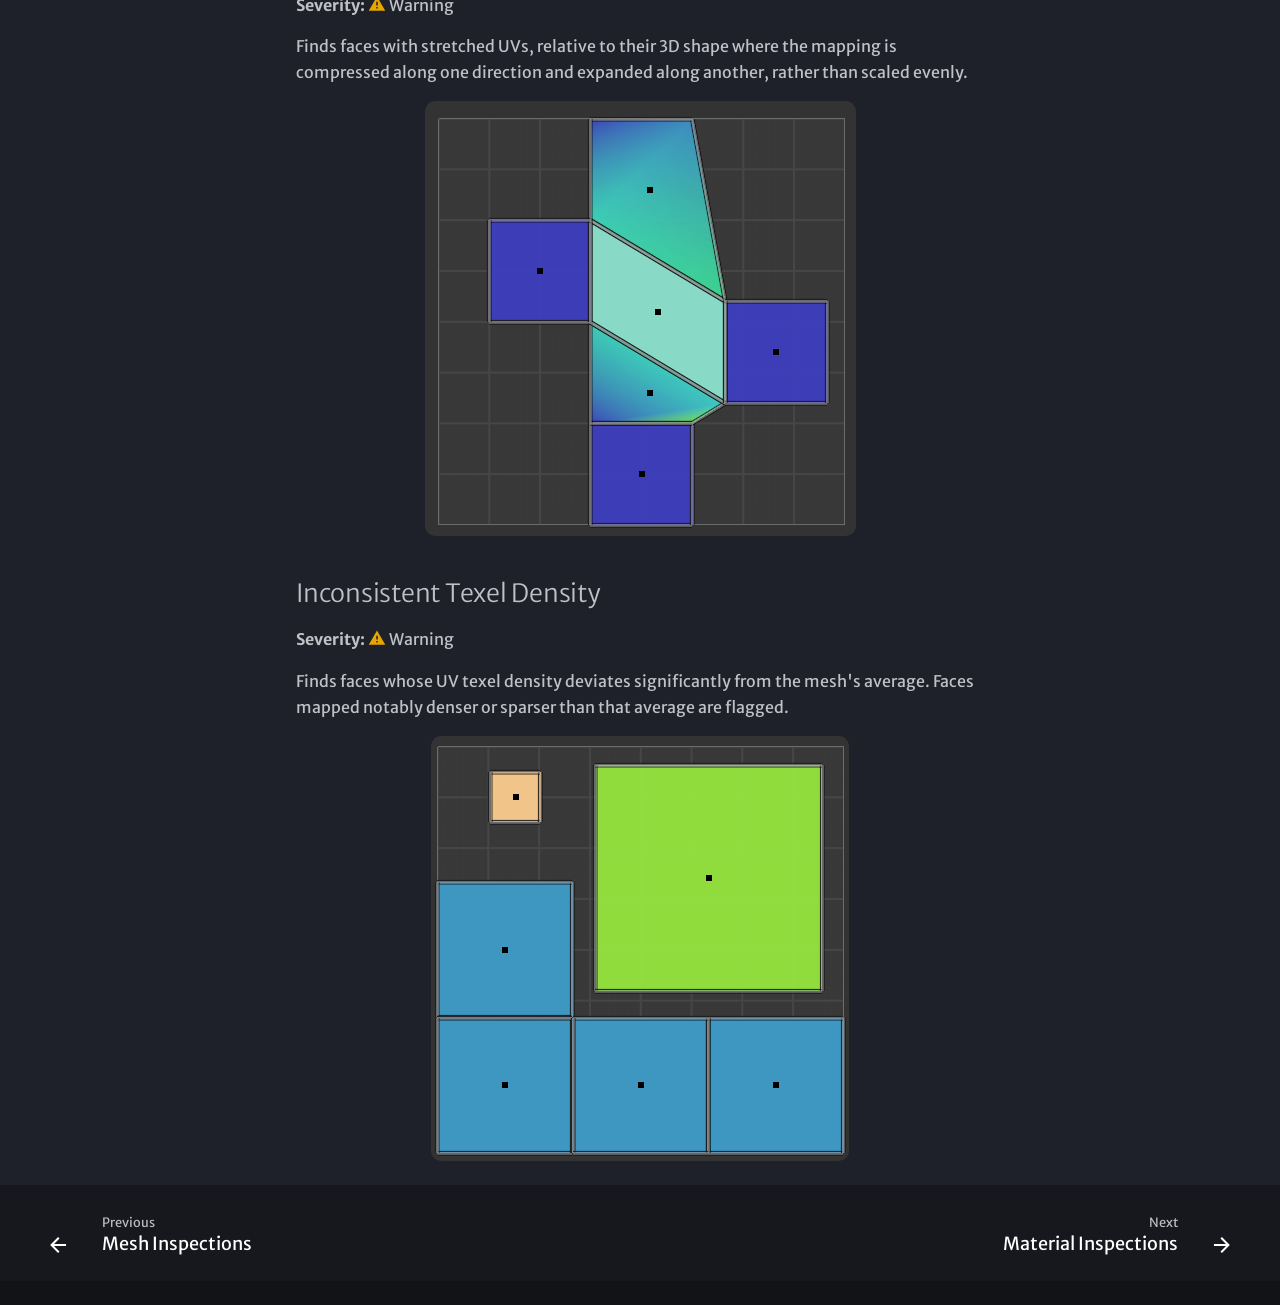
<file: inspections/uv-inspections/index.html>
<!doctype html>
<html lang="en" class="no-js">
  <head>
    
      <meta charset="utf-8">
      <meta name="viewport" content="width=device-width,initial-scale=1">
      
        <meta name="description" content="Documentation for Model Inspector, a Blender add-on that validates meshes, UVs, and materials for common modeling mistakes.">
      
      
        <meta name="author" content="Ian Scheepers">
      
      
        <link rel="canonical" href="https://ianscheepers.github.io/Model-Inspector-Documentation/inspections/uv-inspections/">
      
      
        <link rel="prev" href="../mesh-inspections/">
      
      
        <link rel="next" href="../material-inspections/">
      
      
        
      
      
      <link rel="icon" href="../../assets/images/favicon.svg">
      <meta name="generator" content="mkdocs-1.6.1, mkdocs-material-9.7.6">
    
    
      
        <title>UV Inspections - Model Inspector</title>
      
    
    
      <link rel="stylesheet" href="../../assets/stylesheets/main.484c7ddc.min.css">
      
        
        <link rel="stylesheet" href="../../assets/stylesheets/palette.ab4e12ef.min.css">
      
      


    
    
      
    
    
      
        
        
        <link rel="preconnect" href="https://fonts.gstatic.com" crossorigin>
        <link rel="stylesheet" href="https://fonts.googleapis.com/css?family=Merriweather+Sans:300,300i,400,400i,700,700i%7CRed+Hat+Mono:400,400i,700,700i&display=fallback">
        <style>:root{--md-text-font:"Merriweather Sans";--md-code-font:"Red Hat Mono"}</style>
      
    
    
      <link rel="stylesheet" href="../../assets/stylesheets/extra.css">
    
    <script>__md_scope=new URL("../..",location),__md_hash=e=>[...e].reduce(((e,_)=>(e<<5)-e+_.charCodeAt(0)),0),__md_get=(e,_=localStorage,t=__md_scope)=>JSON.parse(_.getItem(t.pathname+"."+e)),__md_set=(e,_,t=localStorage,a=__md_scope)=>{try{t.setItem(a.pathname+"."+e,JSON.stringify(_))}catch(e){}}</script>
    
      

    
    
  </head>
  
  
    
    
      
    
    
    
    
    <body dir="ltr" data-md-color-scheme="slate" data-md-color-primary="indigo" data-md-color-accent="indigo">
  
    
    <input class="md-toggle" data-md-toggle="drawer" type="checkbox" id="__drawer" autocomplete="off">
    <input class="md-toggle" data-md-toggle="search" type="checkbox" id="__search" autocomplete="off">
    <label class="md-overlay" for="__drawer"></label>
    <div data-md-component="skip">
      
        
        <a href="#uv-inspections" class="md-skip">
          Skip to content
        </a>
      
    </div>
    <div data-md-component="announce">
      
    </div>
    
    
      

  

<header class="md-header md-header--shadow md-header--lifted" data-md-component="header">
  <nav class="md-header__inner md-grid" aria-label="Header">
    <a href="../.." title="Model Inspector" class="md-header__button md-logo" aria-label="Model Inspector" data-md-component="logo">
      
  
  <svg xmlns="http://www.w3.org/2000/svg" viewBox="0 0 24 24"><path d="M9.5 3A6.5 6.5 0 0 1 16 9.5c0 1.61-.59 3.09-1.56 4.23l.27.27h.79l5 5-1.5 1.5-5-5v-.79l-.27-.27A6.52 6.52 0 0 1 9.5 16 6.5 6.5 0 0 1 3 9.5 6.5 6.5 0 0 1 9.5 3m0 2C7 5 5 7 5 9.5S7 14 9.5 14 14 12 14 9.5 12 5 9.5 5"/></svg>

    </a>
    <label class="md-header__button md-icon" for="__drawer">
      
      <svg xmlns="http://www.w3.org/2000/svg" viewBox="0 0 24 24"><path d="M3 6h18v2H3zm0 5h18v2H3zm0 5h18v2H3z"/></svg>
    </label>
    <div class="md-header__title" data-md-component="header-title">
      <div class="md-header__ellipsis">
        <div class="md-header__topic">
          <span class="md-ellipsis">
            Model Inspector
          </span>
        </div>
        <div class="md-header__topic" data-md-component="header-topic">
          <span class="md-ellipsis">
            
              UV Inspections
            
          </span>
        </div>
      </div>
    </div>
    
      
        <form class="md-header__option" data-md-component="palette">
  
    
    
    
    <input class="md-option" data-md-color-media="" data-md-color-scheme="slate" data-md-color-primary="indigo" data-md-color-accent="indigo"  aria-label="Switch to light mode"  type="radio" name="__palette" id="__palette_0">
    
      <label class="md-header__button md-icon" title="Switch to light mode" for="__palette_1" hidden>
        <svg xmlns="http://www.w3.org/2000/svg" viewBox="0 0 24 24"><path d="M12 7a5 5 0 0 1 5 5 5 5 0 0 1-5 5 5 5 0 0 1-5-5 5 5 0 0 1 5-5m0 2a3 3 0 0 0-3 3 3 3 0 0 0 3 3 3 3 0 0 0 3-3 3 3 0 0 0-3-3m0-7 2.39 3.42C13.65 5.15 12.84 5 12 5s-1.65.15-2.39.42zM3.34 7l4.16-.35A7.2 7.2 0 0 0 5.94 8.5c-.44.74-.69 1.5-.83 2.29zm.02 10 1.76-3.77a7.131 7.131 0 0 0 2.38 4.14zM20.65 7l-1.77 3.79a7.02 7.02 0 0 0-2.38-4.15zm-.01 10-4.14.36c.59-.51 1.12-1.14 1.54-1.86.42-.73.69-1.5.83-2.29zM12 22l-2.41-3.44c.74.27 1.55.44 2.41.44.82 0 1.63-.17 2.37-.44z"/></svg>
      </label>
    
  
    
    
    
    <input class="md-option" data-md-color-media="" data-md-color-scheme="default" data-md-color-primary="indigo" data-md-color-accent="indigo"  aria-label="Switch to dark mode"  type="radio" name="__palette" id="__palette_1">
    
      <label class="md-header__button md-icon" title="Switch to dark mode" for="__palette_0" hidden>
        <svg xmlns="http://www.w3.org/2000/svg" viewBox="0 0 24 24"><path d="m17.75 4.09-2.53 1.94.91 3.06-2.63-1.81-2.63 1.81.91-3.06-2.53-1.94L12.44 4l1.06-3 1.06 3zm3.5 6.91-1.64 1.25.59 1.98-1.7-1.17-1.7 1.17.59-1.98L15.75 11l2.06-.05L18.5 9l.69 1.95zm-2.28 4.95c.83-.08 1.72 1.1 1.19 1.85-.32.45-.66.87-1.08 1.27C15.17 23 8.84 23 4.94 19.07c-3.91-3.9-3.91-10.24 0-14.14.4-.4.82-.76 1.27-1.08.75-.53 1.93.36 1.85 1.19-.27 2.86.69 5.83 2.89 8.02a9.96 9.96 0 0 0 8.02 2.89m-1.64 2.02a12.08 12.08 0 0 1-7.8-3.47c-2.17-2.19-3.33-5-3.49-7.82-2.81 3.14-2.7 7.96.31 10.98 3.02 3.01 7.84 3.12 10.98.31"/></svg>
      </label>
    
  
</form>
      
    
    
      <script>var palette=__md_get("__palette");if(palette&&palette.color){if("(prefers-color-scheme)"===palette.color.media){var media=matchMedia("(prefers-color-scheme: light)"),input=document.querySelector(media.matches?"[data-md-color-media='(prefers-color-scheme: light)']":"[data-md-color-media='(prefers-color-scheme: dark)']");palette.color.media=input.getAttribute("data-md-color-media"),palette.color.scheme=input.getAttribute("data-md-color-scheme"),palette.color.primary=input.getAttribute("data-md-color-primary"),palette.color.accent=input.getAttribute("data-md-color-accent")}for(var[key,value]of Object.entries(palette.color))document.body.setAttribute("data-md-color-"+key,value)}</script>
    
    
    
      
      
        <label class="md-header__button md-icon" for="__search">
          
          <svg xmlns="http://www.w3.org/2000/svg" viewBox="0 0 24 24"><path d="M9.5 3A6.5 6.5 0 0 1 16 9.5c0 1.61-.59 3.09-1.56 4.23l.27.27h.79l5 5-1.5 1.5-5-5v-.79l-.27-.27A6.52 6.52 0 0 1 9.5 16 6.5 6.5 0 0 1 3 9.5 6.5 6.5 0 0 1 9.5 3m0 2C7 5 5 7 5 9.5S7 14 9.5 14 14 12 14 9.5 12 5 9.5 5"/></svg>
        </label>
        <div class="md-search" data-md-component="search" role="dialog">
  <label class="md-search__overlay" for="__search"></label>
  <div class="md-search__inner" role="search">
    <form class="md-search__form" name="search">
      <input type="text" class="md-search__input" name="query" aria-label="Search" placeholder="Search" autocapitalize="off" autocorrect="off" autocomplete="off" spellcheck="false" data-md-component="search-query" required>
      <label class="md-search__icon md-icon" for="__search">
        
        <svg xmlns="http://www.w3.org/2000/svg" viewBox="0 0 24 24"><path d="M9.5 3A6.5 6.5 0 0 1 16 9.5c0 1.61-.59 3.09-1.56 4.23l.27.27h.79l5 5-1.5 1.5-5-5v-.79l-.27-.27A6.52 6.52 0 0 1 9.5 16 6.5 6.5 0 0 1 3 9.5 6.5 6.5 0 0 1 9.5 3m0 2C7 5 5 7 5 9.5S7 14 9.5 14 14 12 14 9.5 12 5 9.5 5"/></svg>
        
        <svg xmlns="http://www.w3.org/2000/svg" viewBox="0 0 24 24"><path d="M20 11v2H8l5.5 5.5-1.42 1.42L4.16 12l7.92-7.92L13.5 5.5 8 11z"/></svg>
      </label>
      <nav class="md-search__options" aria-label="Search">
        
        <button type="reset" class="md-search__icon md-icon" title="Clear" aria-label="Clear" tabindex="-1">
          
          <svg xmlns="http://www.w3.org/2000/svg" viewBox="0 0 24 24"><path d="M19 6.41 17.59 5 12 10.59 6.41 5 5 6.41 10.59 12 5 17.59 6.41 19 12 13.41 17.59 19 19 17.59 13.41 12z"/></svg>
        </button>
      </nav>
      
        <div class="md-search__suggest" data-md-component="search-suggest"></div>
      
    </form>
    <div class="md-search__output">
      <div class="md-search__scrollwrap" tabindex="0" data-md-scrollfix>
        <div class="md-search-result" data-md-component="search-result">
          <div class="md-search-result__meta">
            Initializing search
          </div>
          <ol class="md-search-result__list" role="presentation"></ol>
        </div>
      </div>
    </div>
  </div>
</div>
      
    
    
  </nav>
  
    
      
<nav class="md-tabs" aria-label="Tabs" data-md-component="tabs">
  <div class="md-grid">
    <ul class="md-tabs__list">
      
        
  
  
  
  
    <li class="md-tabs__item">
      <a href="../.." class="md-tabs__link">
        
  
  
    
  
  Home

      </a>
    </li>
  

      
        
  
  
  
  
    
    
      <li class="md-tabs__item">
        <a href="../../getting-started/installation/" class="md-tabs__link">
          
  
  
    
  
  Getting Started

        </a>
      </li>
    
  

      
        
  
  
  
  
    
    
      <li class="md-tabs__item">
        <a href="../../user-guide/interface-overview/" class="md-tabs__link">
          
  
  
    
  
  User Guide

        </a>
      </li>
    
  

      
        
  
  
  
    
  
  
    
    
      <li class="md-tabs__item md-tabs__item--active">
        <a href="../mesh-inspections/" class="md-tabs__link">
          
  
  
    
  
  Inspections

        </a>
      </li>
    
  

      
        
  
  
  
  
    <li class="md-tabs__item">
      <a href="../../tutorial-video/" class="md-tabs__link">
        
  
  
    
  
  Tutorial Video

      </a>
    </li>
  

      
        
  
  
  
  
    
    
      <li class="md-tabs__item">
        <a href="../../about/license/" class="md-tabs__link">
          
  
  
    
  
  About

        </a>
      </li>
    
  

      
    </ul>
  </div>
</nav>
    
  
</header>
    
    <div class="md-container" data-md-component="container">
      
      
        
      
      <main class="md-main" data-md-component="main">
        <div class="md-main__inner md-grid">
          
            
              
              <div class="md-sidebar md-sidebar--primary" data-md-component="sidebar" data-md-type="navigation" >
                <div class="md-sidebar__scrollwrap">
                  <div class="md-sidebar__inner">
                    


  


<nav class="md-nav md-nav--primary md-nav--lifted" aria-label="Navigation" data-md-level="0">
  <label class="md-nav__title" for="__drawer">
    <a href="../.." title="Model Inspector" class="md-nav__button md-logo" aria-label="Model Inspector" data-md-component="logo">
      
  
  <svg xmlns="http://www.w3.org/2000/svg" viewBox="0 0 24 24"><path d="M9.5 3A6.5 6.5 0 0 1 16 9.5c0 1.61-.59 3.09-1.56 4.23l.27.27h.79l5 5-1.5 1.5-5-5v-.79l-.27-.27A6.52 6.52 0 0 1 9.5 16 6.5 6.5 0 0 1 3 9.5 6.5 6.5 0 0 1 9.5 3m0 2C7 5 5 7 5 9.5S7 14 9.5 14 14 12 14 9.5 12 5 9.5 5"/></svg>

    </a>
    Model Inspector
  </label>
  
  <ul class="md-nav__list" data-md-scrollfix>
    
      
      
  
  
  
  
    <li class="md-nav__item">
      <a href="../.." class="md-nav__link">
        
  
  
  <span class="md-ellipsis">
    
  
    Home
  

    
  </span>
  
  

      </a>
    </li>
  

    
      
      
  
  
  
  
    
    
      
        
      
        
      
    
    
    
      
      
        
      
    
    
    <li class="md-nav__item md-nav__item--nested">
      
        
        
        <input class="md-nav__toggle md-toggle " type="checkbox" id="__nav_2" >
        
          
          <label class="md-nav__link" for="__nav_2" id="__nav_2_label" tabindex="0">
            
  
  
  <span class="md-ellipsis">
    
  
    Getting Started
  

    
  </span>
  
  

            <span class="md-nav__icon md-icon"></span>
          </label>
        
        <nav class="md-nav" data-md-level="1" aria-labelledby="__nav_2_label" aria-expanded="false">
          <label class="md-nav__title" for="__nav_2">
            <span class="md-nav__icon md-icon"></span>
            
  
    Getting Started
  

          </label>
          <ul class="md-nav__list" data-md-scrollfix>
            
              
                
  
  
  
  
    <li class="md-nav__item">
      <a href="../../getting-started/installation/" class="md-nav__link">
        
  
  
  <span class="md-ellipsis">
    
  
    Installation
  

    
  </span>
  
  

      </a>
    </li>
  

              
            
              
                
  
  
  
  
    <li class="md-nav__item">
      <a href="../../getting-started/quick-start/" class="md-nav__link">
        
  
  
  <span class="md-ellipsis">
    
  
    Quick Start
  

    
  </span>
  
  

      </a>
    </li>
  

              
            
          </ul>
        </nav>
      
    </li>
  

    
      
      
  
  
  
  
    
    
      
        
      
        
      
        
      
        
      
    
    
    
      
      
        
      
    
    
    <li class="md-nav__item md-nav__item--nested">
      
        
        
        <input class="md-nav__toggle md-toggle " type="checkbox" id="__nav_3" >
        
          
          <label class="md-nav__link" for="__nav_3" id="__nav_3_label" tabindex="0">
            
  
  
  <span class="md-ellipsis">
    
  
    User Guide
  

    
  </span>
  
  

            <span class="md-nav__icon md-icon"></span>
          </label>
        
        <nav class="md-nav" data-md-level="1" aria-labelledby="__nav_3_label" aria-expanded="false">
          <label class="md-nav__title" for="__nav_3">
            <span class="md-nav__icon md-icon"></span>
            
  
    User Guide
  

          </label>
          <ul class="md-nav__list" data-md-scrollfix>
            
              
                
  
  
  
  
    <li class="md-nav__item">
      <a href="../../user-guide/interface-overview/" class="md-nav__link">
        
  
  
  <span class="md-ellipsis">
    
  
    Interface Overview
  

    
  </span>
  
  

      </a>
    </li>
  

              
            
              
                
  
  
  
  
    <li class="md-nav__item">
      <a href="../../user-guide/selecting-objects/" class="md-nav__link">
        
  
  
  <span class="md-ellipsis">
    
  
    Selecting Objects
  

    
  </span>
  
  

      </a>
    </li>
  

              
            
              
                
  
  
  
  
    <li class="md-nav__item">
      <a href="../../user-guide/running-inspections/" class="md-nav__link">
        
  
  
  <span class="md-ellipsis">
    
  
    Running an Inspection
  

    
  </span>
  
  

      </a>
    </li>
  

              
            
              
                
  
  
  
  
    <li class="md-nav__item">
      <a href="../../user-guide/results-and-overlays/" class="md-nav__link">
        
  
  
  <span class="md-ellipsis">
    
  
    Reading Results & Overlays
  

    
  </span>
  
  

      </a>
    </li>
  

              
            
          </ul>
        </nav>
      
    </li>
  

    
      
      
  
  
    
  
  
  
    
    
      
        
      
        
      
        
      
    
    
    
      
        
        
      
      
        
      
    
    
    <li class="md-nav__item md-nav__item--active md-nav__item--section md-nav__item--nested">
      
        
        
        <input class="md-nav__toggle md-toggle " type="checkbox" id="__nav_4" checked>
        
          
          <label class="md-nav__link" for="__nav_4" id="__nav_4_label" tabindex="">
            
  
  
  <span class="md-ellipsis">
    
  
    Inspections
  

    
  </span>
  
  

            <span class="md-nav__icon md-icon"></span>
          </label>
        
        <nav class="md-nav" data-md-level="1" aria-labelledby="__nav_4_label" aria-expanded="true">
          <label class="md-nav__title" for="__nav_4">
            <span class="md-nav__icon md-icon"></span>
            
  
    Inspections
  

          </label>
          <ul class="md-nav__list" data-md-scrollfix>
            
              
                
  
  
  
  
    <li class="md-nav__item">
      <a href="../mesh-inspections/" class="md-nav__link">
        
  
  
  <span class="md-ellipsis">
    
  
    Mesh Inspections
  

    
  </span>
  
  

      </a>
    </li>
  

              
            
              
                
  
  
    
  
  
  
    <li class="md-nav__item md-nav__item--active">
      
      <input class="md-nav__toggle md-toggle" type="checkbox" id="__toc">
      
      
        
      
      
        <label class="md-nav__link md-nav__link--active" for="__toc">
          
  
  
  <span class="md-ellipsis">
    
  
    UV Inspections
  

    
  </span>
  
  

          <span class="md-nav__icon md-icon"></span>
        </label>
      
      <a href="./" class="md-nav__link md-nav__link--active">
        
  
  
  <span class="md-ellipsis">
    
  
    UV Inspections
  

    
  </span>
  
  

      </a>
      
        

<nav class="md-nav md-nav--secondary" aria-label="Table of contents">
  
  
  
    
  
  
    <label class="md-nav__title" for="__toc">
      <span class="md-nav__icon md-icon"></span>
      Table of contents
    </label>
    <ul class="md-nav__list" data-md-component="toc" data-md-scrollfix>
      
        <li class="md-nav__item">
  <a href="#missing-uv-map" class="md-nav__link">
    <span class="md-ellipsis">
      
        Missing UV Map
      
    </span>
  </a>
  
</li>
      
        <li class="md-nav__item">
  <a href="#extra-uv-maps" class="md-nav__link">
    <span class="md-ellipsis">
      
        Extra UV Maps
      
    </span>
  </a>
  
</li>
      
        <li class="md-nav__item">
  <a href="#overlapping-uvs" class="md-nav__link">
    <span class="md-ellipsis">
      
        Overlapping UVs
      
    </span>
  </a>
  
</li>
      
        <li class="md-nav__item">
  <a href="#zero-area-uvs" class="md-nav__link">
    <span class="md-ellipsis">
      
        Zero Area UVs
      
    </span>
  </a>
  
</li>
      
        <li class="md-nav__item">
  <a href="#uvs-out-of-0-1-bounds" class="md-nav__link">
    <span class="md-ellipsis">
      
        UVs Out of 0-1 Bounds
      
    </span>
  </a>
  
</li>
      
        <li class="md-nav__item">
  <a href="#stretched-uvs" class="md-nav__link">
    <span class="md-ellipsis">
      
        Stretched UVs
      
    </span>
  </a>
  
</li>
      
        <li class="md-nav__item">
  <a href="#inconsistent-texel-density" class="md-nav__link">
    <span class="md-ellipsis">
      
        Inconsistent Texel Density
      
    </span>
  </a>
  
</li>
      
    </ul>
  
</nav>
      
    </li>
  

              
            
              
                
  
  
  
  
    <li class="md-nav__item">
      <a href="../material-inspections/" class="md-nav__link">
        
  
  
  <span class="md-ellipsis">
    
  
    Material Inspections
  

    
  </span>
  
  

      </a>
    </li>
  

              
            
          </ul>
        </nav>
      
    </li>
  

    
      
      
  
  
  
  
    <li class="md-nav__item">
      <a href="../../tutorial-video/" class="md-nav__link">
        
  
  
  <span class="md-ellipsis">
    
  
    Tutorial Video
  

    
  </span>
  
  

      </a>
    </li>
  

    
      
      
  
  
  
  
    
    
      
        
      
    
    
    
      
      
        
      
    
    
    <li class="md-nav__item md-nav__item--nested">
      
        
        
        <input class="md-nav__toggle md-toggle " type="checkbox" id="__nav_6" >
        
          
          <label class="md-nav__link" for="__nav_6" id="__nav_6_label" tabindex="0">
            
  
  
  <span class="md-ellipsis">
    
  
    About
  

    
  </span>
  
  

            <span class="md-nav__icon md-icon"></span>
          </label>
        
        <nav class="md-nav" data-md-level="1" aria-labelledby="__nav_6_label" aria-expanded="false">
          <label class="md-nav__title" for="__nav_6">
            <span class="md-nav__icon md-icon"></span>
            
  
    About
  

          </label>
          <ul class="md-nav__list" data-md-scrollfix>
            
              
                
  
  
  
  
    <li class="md-nav__item">
      <a href="../../about/license/" class="md-nav__link">
        
  
  
  <span class="md-ellipsis">
    
  
    License
  

    
  </span>
  
  

      </a>
    </li>
  

              
            
          </ul>
        </nav>
      
    </li>
  

    
  </ul>
</nav>
                  </div>
                </div>
              </div>
            
            
              
              <div class="md-sidebar md-sidebar--secondary" data-md-component="sidebar" data-md-type="toc" >
                <div class="md-sidebar__scrollwrap">
                  <div class="md-sidebar__inner">
                    

<nav class="md-nav md-nav--secondary" aria-label="Table of contents">
  
  
  
    
  
  
    <label class="md-nav__title" for="__toc">
      <span class="md-nav__icon md-icon"></span>
      Table of contents
    </label>
    <ul class="md-nav__list" data-md-component="toc" data-md-scrollfix>
      
        <li class="md-nav__item">
  <a href="#missing-uv-map" class="md-nav__link">
    <span class="md-ellipsis">
      
        Missing UV Map
      
    </span>
  </a>
  
</li>
      
        <li class="md-nav__item">
  <a href="#extra-uv-maps" class="md-nav__link">
    <span class="md-ellipsis">
      
        Extra UV Maps
      
    </span>
  </a>
  
</li>
      
        <li class="md-nav__item">
  <a href="#overlapping-uvs" class="md-nav__link">
    <span class="md-ellipsis">
      
        Overlapping UVs
      
    </span>
  </a>
  
</li>
      
        <li class="md-nav__item">
  <a href="#zero-area-uvs" class="md-nav__link">
    <span class="md-ellipsis">
      
        Zero Area UVs
      
    </span>
  </a>
  
</li>
      
        <li class="md-nav__item">
  <a href="#uvs-out-of-0-1-bounds" class="md-nav__link">
    <span class="md-ellipsis">
      
        UVs Out of 0-1 Bounds
      
    </span>
  </a>
  
</li>
      
        <li class="md-nav__item">
  <a href="#stretched-uvs" class="md-nav__link">
    <span class="md-ellipsis">
      
        Stretched UVs
      
    </span>
  </a>
  
</li>
      
        <li class="md-nav__item">
  <a href="#inconsistent-texel-density" class="md-nav__link">
    <span class="md-ellipsis">
      
        Inconsistent Texel Density
      
    </span>
  </a>
  
</li>
      
    </ul>
  
</nav>
                  </div>
                </div>
              </div>
            
          
          
            <div class="md-content" data-md-component="content">
              
              <article class="md-content__inner md-typeset">
                
                  



<h1 id="uv-inspections">UV Inspections<a class="headerlink" href="#uv-inspections" title="Permanent link">&para;</a></h1>
<p>Inspections in the <strong>UV</strong> category look at the object's active UV map.</p>
<h2 id="missing-uv-map">Missing UV Map<a class="headerlink" href="#missing-uv-map" title="Permanent link">&para;</a></h2>
<p><strong>Severity:</strong> <span class="twemoji" style="color: #e0392b"><svg xmlns="http://www.w3.org/2000/svg" viewBox="0 0 24 24"><path d="M12 2c5.53 0 10 4.47 10 10s-4.47 10-10 10S2 17.53 2 12 6.47 2 12 2m3.59 5L12 10.59 8.41 7 7 8.41 10.59 12 7 15.59 8.41 17 12 13.41 15.59 17 17 15.59 13.41 12 17 8.41z"/></svg></span> Error</p>
<p>Finds meshes that have no UV layer at all. Without UVs, texturing and baking aren't possible.</p>
<p><img alt="The Model Inspector panel with the Add Object button highlighted" src="../../assets/images/inspection-no-uv-map.png" style="display: block; margin: 0 auto;" /></p>
<h2 id="extra-uv-maps">Extra UV Maps<a class="headerlink" href="#extra-uv-maps" title="Permanent link">&para;</a></h2>
<p><strong>Severity:</strong> <span class="twemoji" style="color: #e6a700"><svg xmlns="http://www.w3.org/2000/svg" viewBox="0 0 24 24"><path d="M13 14h-2V9h2m0 9h-2v-2h2M1 21h22L12 2z"/></svg></span> Warning</p>
<p>Finds meshes with more than one UV map. Extra, unused UV maps bloat file size and can cause confusion about which map is actually used for texturing/baking. </p>
<p><img alt="The Model Inspector panel with the Add Object button highlighted" src="../../assets/images/inspection-too-many-uv-maps.png" style="display: block; margin: 0 auto;" /></p>
<h2 id="overlapping-uvs">Overlapping UVs<a class="headerlink" href="#overlapping-uvs" title="Permanent link">&para;</a></h2>
<p><strong>Severity:</strong> <span class="twemoji" style="color: #e6a700"><svg xmlns="http://www.w3.org/2000/svg" viewBox="0 0 24 24"><path d="M13 14h-2V9h2m0 9h-2v-2h2M1 21h22L12 2z"/></svg></span> Warning</p>
<p>Finds faces whose UV islands overlap another face's UVs. Overlapping UVs are sometimes intentional (tiling/mirrored islands) but can cause unwanted texture bleed when baking.</p>
<p><img alt="The Model Inspector panel with the Add Object button highlighted" src="../../assets/images/inspection-overlapping-uvs.png" style="display: block; margin: 0 auto;" /></p>
<h2 id="zero-area-uvs">Zero Area UVs<a class="headerlink" href="#zero-area-uvs" title="Permanent link">&para;</a></h2>
<p><strong>Severity:</strong> <span class="twemoji" style="color: #e0392b"><svg xmlns="http://www.w3.org/2000/svg" viewBox="0 0 24 24"><path d="M12 2c5.53 0 10 4.47 10 10s-4.47 10-10 10S2 17.53 2 12 6.47 2 12 2m3.59 5L12 10.59 8.41 7 7 8.41 10.59 12 7 15.59 8.41 17 12 13.41 15.59 17 17 15.59 13.41 12 17 8.41z"/></svg></span> Error</p>
<p>Finds faces collapsed to zero or near-zero area in UV space. A face with no UV area can't display a texture correctly. Normally occurs when a proper UV unwrap has yet to be performed.</p>
<p><img alt="The Model Inspector panel with the Add Object button highlighted" src="../../assets/images/inspection-zero-area-uv.png" style="display: block; margin: 0 auto;" /></p>
<h2 id="uvs-out-of-0-1-bounds">UVs Out of 0-1 Bounds<a class="headerlink" href="#uvs-out-of-0-1-bounds" title="Permanent link">&para;</a></h2>
<p><strong>Severity:</strong> <span class="twemoji" style="color: #e6a700"><svg xmlns="http://www.w3.org/2000/svg" viewBox="0 0 24 24"><path d="M13 14h-2V9h2m0 9h-2v-2h2M1 21h22L12 2z"/></svg></span> Warning</p>
<p>Finds faces with UV coordinates outside the standard 0–1 tile. Sometimes intentional (UDIMs, tiling), but often means the UVs need to be packed.</p>
<p><img alt="The Model Inspector panel with the Add Object button highlighted" src="../../assets/images/inspection-out-of-bounds-uvs.png" style="display: block; margin: 0 auto;" /></p>
<h2 id="stretched-uvs">Stretched UVs<a class="headerlink" href="#stretched-uvs" title="Permanent link">&para;</a></h2>
<p><strong>Severity:</strong> <span class="twemoji" style="color: #e6a700"><svg xmlns="http://www.w3.org/2000/svg" viewBox="0 0 24 24"><path d="M13 14h-2V9h2m0 9h-2v-2h2M1 21h22L12 2z"/></svg></span> Warning</p>
<p>Finds faces with stretched UVs, relative to their 3D shape where the mapping is compressed along one direction and expanded along another, rather than scaled evenly. </p>
<p><img alt="The Model Inspector panel with the Add Object button highlighted" src="../../assets/images/inspection-stretched-uvs.png" style="display: block; margin: 0 auto;" /></p>
<h2 id="inconsistent-texel-density">Inconsistent Texel Density<a class="headerlink" href="#inconsistent-texel-density" title="Permanent link">&para;</a></h2>
<p><strong>Severity:</strong> <span class="twemoji" style="color: #e6a700"><svg xmlns="http://www.w3.org/2000/svg" viewBox="0 0 24 24"><path d="M13 14h-2V9h2m0 9h-2v-2h2M1 21h22L12 2z"/></svg></span> Warning</p>
<p>Finds faces whose UV texel density deviates significantly from the mesh's average. Faces mapped notably denser or sparser than that average are flagged.</p>
<p><img alt="The Model Inspector panel with the Add Object button highlighted" src="../../assets/images/inspection-inconsistent-texels.png" style="display: block; margin: 0 auto;" /></p>












                
              </article>
            </div>
          
          
  <script>var tabs=__md_get("__tabs");if(Array.isArray(tabs))e:for(var set of document.querySelectorAll(".tabbed-set")){var labels=set.querySelector(".tabbed-labels");for(var tab of tabs)for(var label of labels.getElementsByTagName("label"))if(label.innerText.trim()===tab){var input=document.getElementById(label.htmlFor);input.checked=!0;continue e}}</script>

<script>var target=document.getElementById(location.hash.slice(1));target&&target.name&&(target.checked=target.name.startsWith("__tabbed_"))</script>
        </div>
        
          <button type="button" class="md-top md-icon" data-md-component="top" hidden>
  
  <svg xmlns="http://www.w3.org/2000/svg" viewBox="0 0 24 24"><path d="M13 20h-2V8l-5.5 5.5-1.42-1.42L12 4.16l7.92 7.92-1.42 1.42L13 8z"/></svg>
  Back to top
</button>
        
      </main>
      
        <footer class="md-footer">
  
    
      
      <nav class="md-footer__inner md-grid" aria-label="Footer" >
        
          
          <a href="../mesh-inspections/" class="md-footer__link md-footer__link--prev" aria-label="Previous: Mesh Inspections">
            <div class="md-footer__button md-icon">
              
              <svg xmlns="http://www.w3.org/2000/svg" viewBox="0 0 24 24"><path d="M20 11v2H8l5.5 5.5-1.42 1.42L4.16 12l7.92-7.92L13.5 5.5 8 11z"/></svg>
            </div>
            <div class="md-footer__title">
              <span class="md-footer__direction">
                Previous
              </span>
              <div class="md-ellipsis">
                Mesh Inspections
              </div>
            </div>
          </a>
        
        
          
          <a href="../material-inspections/" class="md-footer__link md-footer__link--next" aria-label="Next: Material Inspections">
            <div class="md-footer__title">
              <span class="md-footer__direction">
                Next
              </span>
              <div class="md-ellipsis">
                Material Inspections
              </div>
            </div>
            <div class="md-footer__button md-icon">
              
              <svg xmlns="http://www.w3.org/2000/svg" viewBox="0 0 24 24"><path d="M4 11v2h12l-5.5 5.5 1.42 1.42L19.84 12l-7.92-7.92L10.5 5.5 16 11z"/></svg>
            </div>
          </a>
        
      </nav>
    
  
  <div class="md-footer-meta md-typeset">
    <div class="md-footer-meta__inner md-grid">
      <div class="md-copyright">
  
  
</div>
      
    </div>
  </div>
</footer>
      
    </div>
    <div class="md-dialog" data-md-component="dialog">
      <div class="md-dialog__inner md-typeset"></div>
    </div>
    
    
    
      
      
      <script id="__config" type="application/json">{"annotate": null, "base": "../..", "features": ["navigation.tabs", "navigation.tabs.sticky", "navigation.sections", "navigation.indexes", "navigation.top", "navigation.footer", "toc.follow", "search.suggest", "search.highlight", "content.code.copy", "content.tabs.link"], "search": "../../assets/javascripts/workers/search.2c215733.min.js", "tags": null, "translations": {"clipboard.copied": "Copied to clipboard", "clipboard.copy": "Copy to clipboard", "search.result.more.one": "1 more on this page", "search.result.more.other": "# more on this page", "search.result.none": "No matching documents", "search.result.one": "1 matching document", "search.result.other": "# matching documents", "search.result.placeholder": "Type to start searching", "search.result.term.missing": "Missing", "select.version": "Select version"}, "version": null}</script>
    
    
      <script src="../../assets/javascripts/bundle.79ae519e.min.js"></script>
      
    
  </body>
</html>
</file>
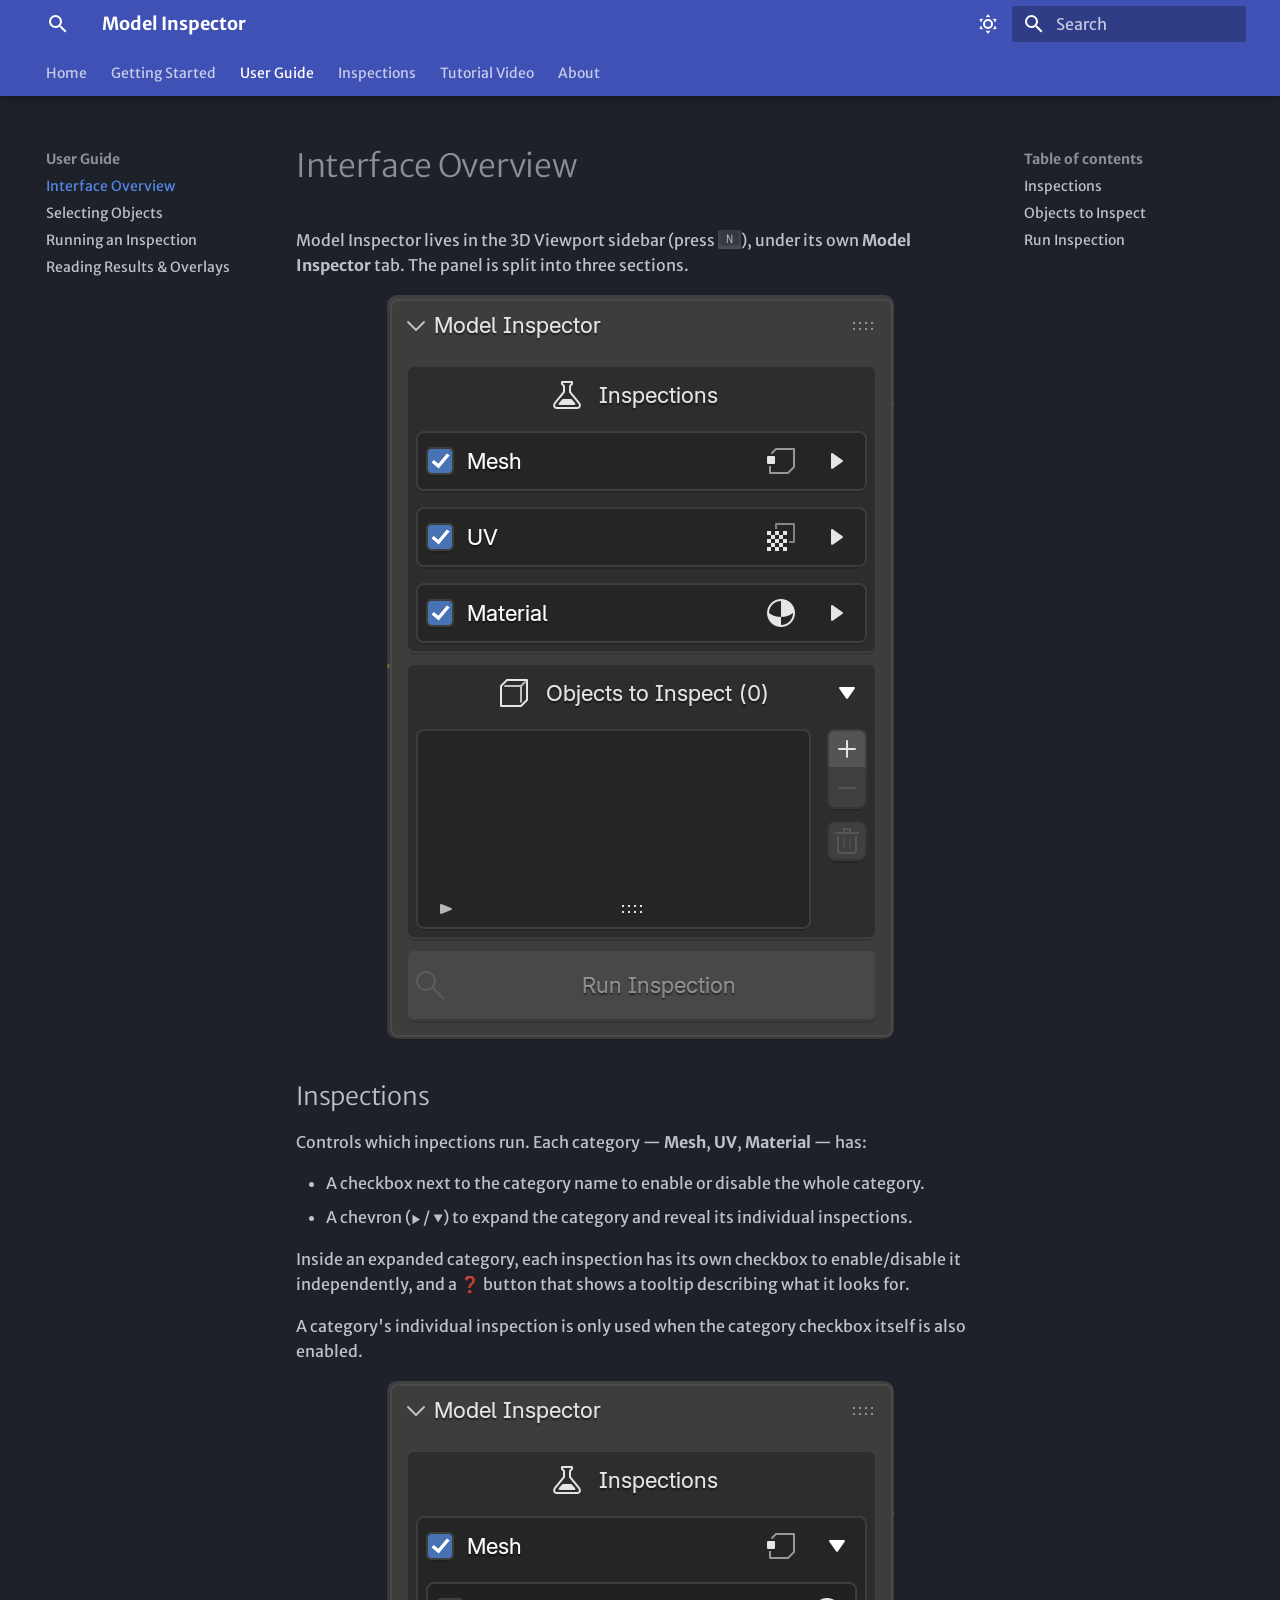
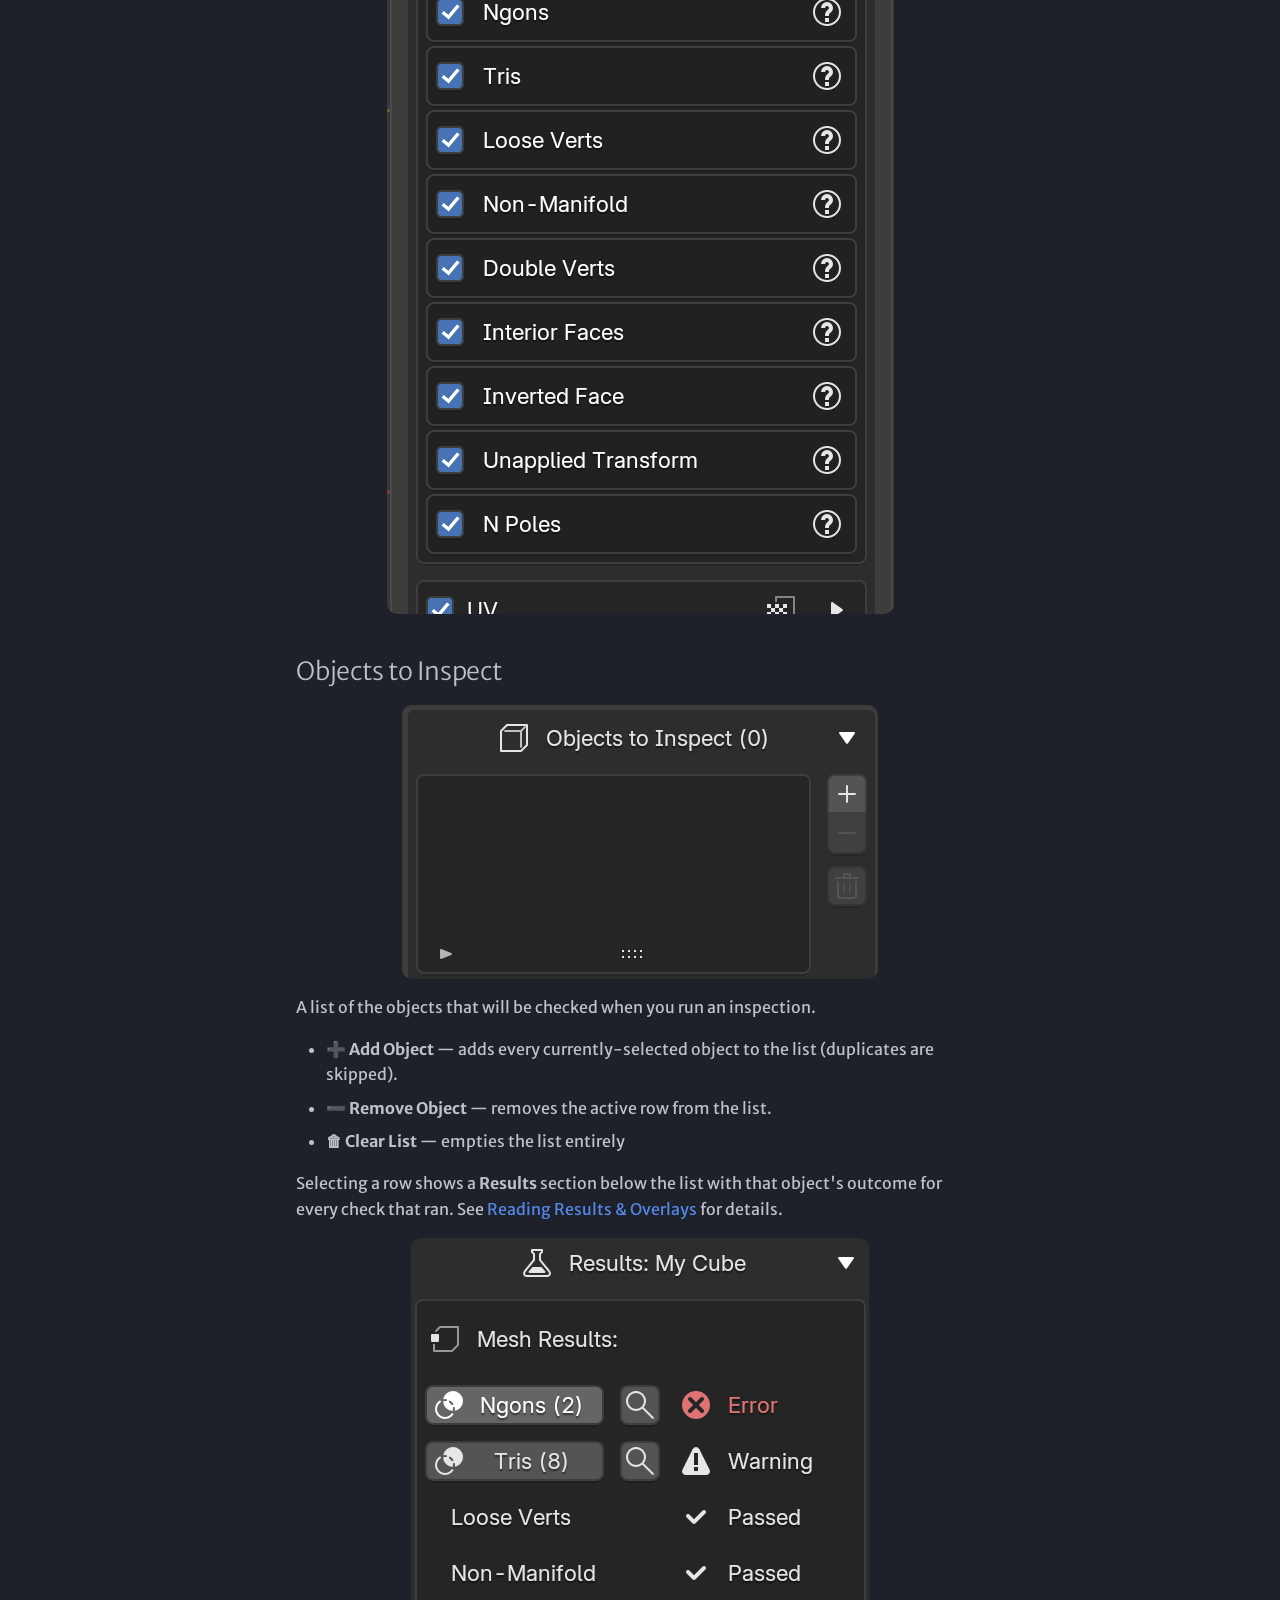
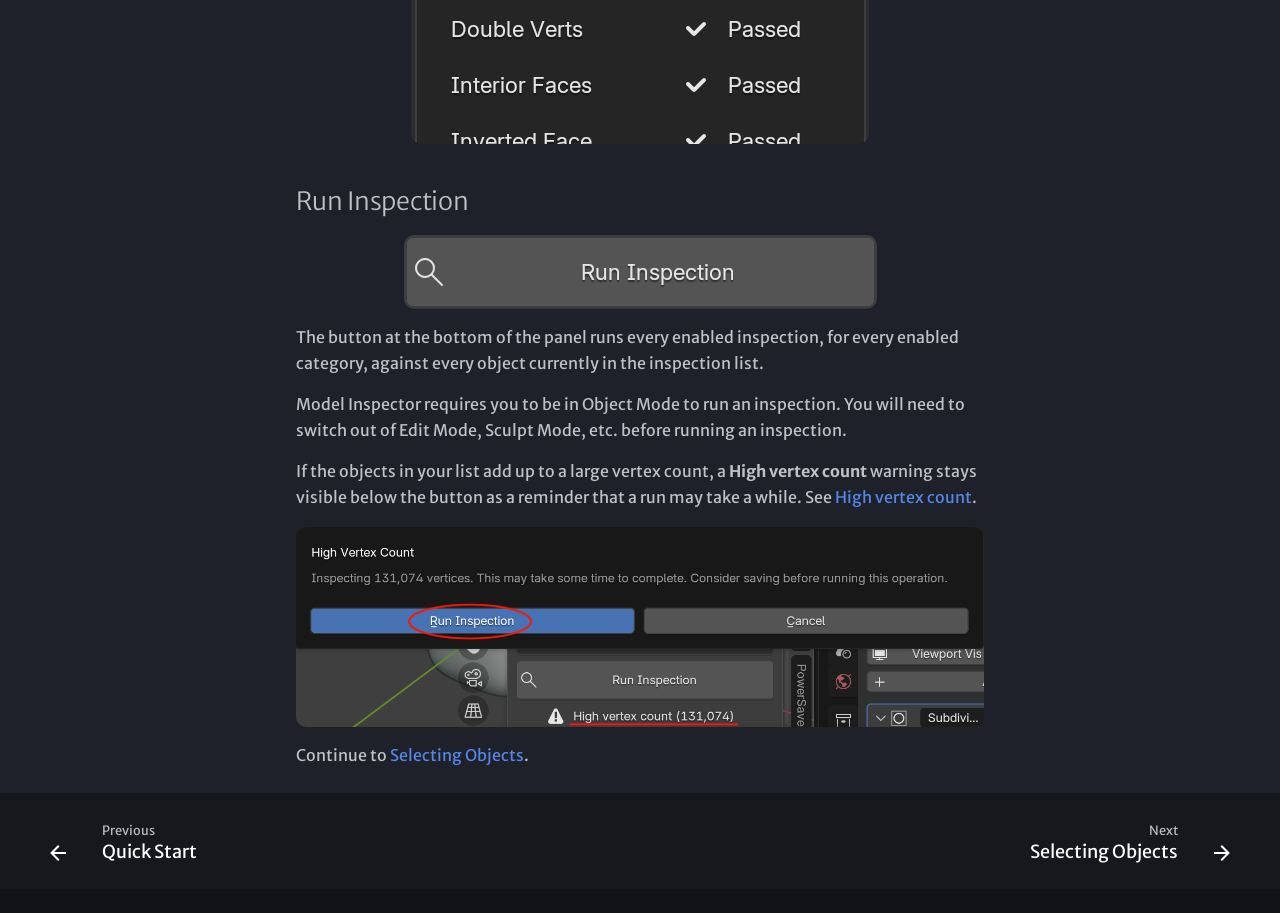
<file: user-guide/interface-overview/index.html>
<!doctype html>
<html lang="en" class="no-js">
  <head>
    
      <meta charset="utf-8">
      <meta name="viewport" content="width=device-width,initial-scale=1">
      
        <meta name="description" content="Documentation for Model Inspector, a Blender add-on that validates meshes, UVs, and materials for common modeling mistakes.">
      
      
        <meta name="author" content="Ian Scheepers">
      
      
        <link rel="canonical" href="https://ianscheepers.github.io/Model-Inspector-Documentation/user-guide/interface-overview/">
      
      
        <link rel="prev" href="../../getting-started/quick-start/">
      
      
        <link rel="next" href="../selecting-objects/">
      
      
        
      
      
      <link rel="icon" href="../../assets/images/favicon.svg">
      <meta name="generator" content="mkdocs-1.6.1, mkdocs-material-9.7.6">
    
    
      
        <title>Interface Overview - Model Inspector</title>
      
    
    
      <link rel="stylesheet" href="../../assets/stylesheets/main.484c7ddc.min.css">
      
        
        <link rel="stylesheet" href="../../assets/stylesheets/palette.ab4e12ef.min.css">
      
      


    
    
      
    
    
      
        
        
        <link rel="preconnect" href="https://fonts.gstatic.com" crossorigin>
        <link rel="stylesheet" href="https://fonts.googleapis.com/css?family=Merriweather+Sans:300,300i,400,400i,700,700i%7CRed+Hat+Mono:400,400i,700,700i&display=fallback">
        <style>:root{--md-text-font:"Merriweather Sans";--md-code-font:"Red Hat Mono"}</style>
      
    
    
      <link rel="stylesheet" href="../../assets/stylesheets/extra.css">
    
    <script>__md_scope=new URL("../..",location),__md_hash=e=>[...e].reduce(((e,_)=>(e<<5)-e+_.charCodeAt(0)),0),__md_get=(e,_=localStorage,t=__md_scope)=>JSON.parse(_.getItem(t.pathname+"."+e)),__md_set=(e,_,t=localStorage,a=__md_scope)=>{try{t.setItem(a.pathname+"."+e,JSON.stringify(_))}catch(e){}}</script>
    
      

    
    
  </head>
  
  
    
    
      
    
    
    
    
    <body dir="ltr" data-md-color-scheme="slate" data-md-color-primary="indigo" data-md-color-accent="indigo">
  
    
    <input class="md-toggle" data-md-toggle="drawer" type="checkbox" id="__drawer" autocomplete="off">
    <input class="md-toggle" data-md-toggle="search" type="checkbox" id="__search" autocomplete="off">
    <label class="md-overlay" for="__drawer"></label>
    <div data-md-component="skip">
      
        
        <a href="#interface-overview" class="md-skip">
          Skip to content
        </a>
      
    </div>
    <div data-md-component="announce">
      
    </div>
    
    
      

  

<header class="md-header md-header--shadow md-header--lifted" data-md-component="header">
  <nav class="md-header__inner md-grid" aria-label="Header">
    <a href="../.." title="Model Inspector" class="md-header__button md-logo" aria-label="Model Inspector" data-md-component="logo">
      
  
  <svg xmlns="http://www.w3.org/2000/svg" viewBox="0 0 24 24"><path d="M9.5 3A6.5 6.5 0 0 1 16 9.5c0 1.61-.59 3.09-1.56 4.23l.27.27h.79l5 5-1.5 1.5-5-5v-.79l-.27-.27A6.52 6.52 0 0 1 9.5 16 6.5 6.5 0 0 1 3 9.5 6.5 6.5 0 0 1 9.5 3m0 2C7 5 5 7 5 9.5S7 14 9.5 14 14 12 14 9.5 12 5 9.5 5"/></svg>

    </a>
    <label class="md-header__button md-icon" for="__drawer">
      
      <svg xmlns="http://www.w3.org/2000/svg" viewBox="0 0 24 24"><path d="M3 6h18v2H3zm0 5h18v2H3zm0 5h18v2H3z"/></svg>
    </label>
    <div class="md-header__title" data-md-component="header-title">
      <div class="md-header__ellipsis">
        <div class="md-header__topic">
          <span class="md-ellipsis">
            Model Inspector
          </span>
        </div>
        <div class="md-header__topic" data-md-component="header-topic">
          <span class="md-ellipsis">
            
              Interface Overview
            
          </span>
        </div>
      </div>
    </div>
    
      
        <form class="md-header__option" data-md-component="palette">
  
    
    
    
    <input class="md-option" data-md-color-media="" data-md-color-scheme="slate" data-md-color-primary="indigo" data-md-color-accent="indigo"  aria-label="Switch to light mode"  type="radio" name="__palette" id="__palette_0">
    
      <label class="md-header__button md-icon" title="Switch to light mode" for="__palette_1" hidden>
        <svg xmlns="http://www.w3.org/2000/svg" viewBox="0 0 24 24"><path d="M12 7a5 5 0 0 1 5 5 5 5 0 0 1-5 5 5 5 0 0 1-5-5 5 5 0 0 1 5-5m0 2a3 3 0 0 0-3 3 3 3 0 0 0 3 3 3 3 0 0 0 3-3 3 3 0 0 0-3-3m0-7 2.39 3.42C13.65 5.15 12.84 5 12 5s-1.65.15-2.39.42zM3.34 7l4.16-.35A7.2 7.2 0 0 0 5.94 8.5c-.44.74-.69 1.5-.83 2.29zm.02 10 1.76-3.77a7.131 7.131 0 0 0 2.38 4.14zM20.65 7l-1.77 3.79a7.02 7.02 0 0 0-2.38-4.15zm-.01 10-4.14.36c.59-.51 1.12-1.14 1.54-1.86.42-.73.69-1.5.83-2.29zM12 22l-2.41-3.44c.74.27 1.55.44 2.41.44.82 0 1.63-.17 2.37-.44z"/></svg>
      </label>
    
  
    
    
    
    <input class="md-option" data-md-color-media="" data-md-color-scheme="default" data-md-color-primary="indigo" data-md-color-accent="indigo"  aria-label="Switch to dark mode"  type="radio" name="__palette" id="__palette_1">
    
      <label class="md-header__button md-icon" title="Switch to dark mode" for="__palette_0" hidden>
        <svg xmlns="http://www.w3.org/2000/svg" viewBox="0 0 24 24"><path d="m17.75 4.09-2.53 1.94.91 3.06-2.63-1.81-2.63 1.81.91-3.06-2.53-1.94L12.44 4l1.06-3 1.06 3zm3.5 6.91-1.64 1.25.59 1.98-1.7-1.17-1.7 1.17.59-1.98L15.75 11l2.06-.05L18.5 9l.69 1.95zm-2.28 4.95c.83-.08 1.72 1.1 1.19 1.85-.32.45-.66.87-1.08 1.27C15.17 23 8.84 23 4.94 19.07c-3.91-3.9-3.91-10.24 0-14.14.4-.4.82-.76 1.27-1.08.75-.53 1.93.36 1.85 1.19-.27 2.86.69 5.83 2.89 8.02a9.96 9.96 0 0 0 8.02 2.89m-1.64 2.02a12.08 12.08 0 0 1-7.8-3.47c-2.17-2.19-3.33-5-3.49-7.82-2.81 3.14-2.7 7.96.31 10.98 3.02 3.01 7.84 3.12 10.98.31"/></svg>
      </label>
    
  
</form>
      
    
    
      <script>var palette=__md_get("__palette");if(palette&&palette.color){if("(prefers-color-scheme)"===palette.color.media){var media=matchMedia("(prefers-color-scheme: light)"),input=document.querySelector(media.matches?"[data-md-color-media='(prefers-color-scheme: light)']":"[data-md-color-media='(prefers-color-scheme: dark)']");palette.color.media=input.getAttribute("data-md-color-media"),palette.color.scheme=input.getAttribute("data-md-color-scheme"),palette.color.primary=input.getAttribute("data-md-color-primary"),palette.color.accent=input.getAttribute("data-md-color-accent")}for(var[key,value]of Object.entries(palette.color))document.body.setAttribute("data-md-color-"+key,value)}</script>
    
    
    
      
      
        <label class="md-header__button md-icon" for="__search">
          
          <svg xmlns="http://www.w3.org/2000/svg" viewBox="0 0 24 24"><path d="M9.5 3A6.5 6.5 0 0 1 16 9.5c0 1.61-.59 3.09-1.56 4.23l.27.27h.79l5 5-1.5 1.5-5-5v-.79l-.27-.27A6.52 6.52 0 0 1 9.5 16 6.5 6.5 0 0 1 3 9.5 6.5 6.5 0 0 1 9.5 3m0 2C7 5 5 7 5 9.5S7 14 9.5 14 14 12 14 9.5 12 5 9.5 5"/></svg>
        </label>
        <div class="md-search" data-md-component="search" role="dialog">
  <label class="md-search__overlay" for="__search"></label>
  <div class="md-search__inner" role="search">
    <form class="md-search__form" name="search">
      <input type="text" class="md-search__input" name="query" aria-label="Search" placeholder="Search" autocapitalize="off" autocorrect="off" autocomplete="off" spellcheck="false" data-md-component="search-query" required>
      <label class="md-search__icon md-icon" for="__search">
        
        <svg xmlns="http://www.w3.org/2000/svg" viewBox="0 0 24 24"><path d="M9.5 3A6.5 6.5 0 0 1 16 9.5c0 1.61-.59 3.09-1.56 4.23l.27.27h.79l5 5-1.5 1.5-5-5v-.79l-.27-.27A6.52 6.52 0 0 1 9.5 16 6.5 6.5 0 0 1 3 9.5 6.5 6.5 0 0 1 9.5 3m0 2C7 5 5 7 5 9.5S7 14 9.5 14 14 12 14 9.5 12 5 9.5 5"/></svg>
        
        <svg xmlns="http://www.w3.org/2000/svg" viewBox="0 0 24 24"><path d="M20 11v2H8l5.5 5.5-1.42 1.42L4.16 12l7.92-7.92L13.5 5.5 8 11z"/></svg>
      </label>
      <nav class="md-search__options" aria-label="Search">
        
        <button type="reset" class="md-search__icon md-icon" title="Clear" aria-label="Clear" tabindex="-1">
          
          <svg xmlns="http://www.w3.org/2000/svg" viewBox="0 0 24 24"><path d="M19 6.41 17.59 5 12 10.59 6.41 5 5 6.41 10.59 12 5 17.59 6.41 19 12 13.41 17.59 19 19 17.59 13.41 12z"/></svg>
        </button>
      </nav>
      
        <div class="md-search__suggest" data-md-component="search-suggest"></div>
      
    </form>
    <div class="md-search__output">
      <div class="md-search__scrollwrap" tabindex="0" data-md-scrollfix>
        <div class="md-search-result" data-md-component="search-result">
          <div class="md-search-result__meta">
            Initializing search
          </div>
          <ol class="md-search-result__list" role="presentation"></ol>
        </div>
      </div>
    </div>
  </div>
</div>
      
    
    
  </nav>
  
    
      
<nav class="md-tabs" aria-label="Tabs" data-md-component="tabs">
  <div class="md-grid">
    <ul class="md-tabs__list">
      
        
  
  
  
  
    <li class="md-tabs__item">
      <a href="../.." class="md-tabs__link">
        
  
  
    
  
  Home

      </a>
    </li>
  

      
        
  
  
  
  
    
    
      <li class="md-tabs__item">
        <a href="../../getting-started/installation/" class="md-tabs__link">
          
  
  
    
  
  Getting Started

        </a>
      </li>
    
  

      
        
  
  
  
    
  
  
    
    
      <li class="md-tabs__item md-tabs__item--active">
        <a href="./" class="md-tabs__link">
          
  
  
    
  
  User Guide

        </a>
      </li>
    
  

      
        
  
  
  
  
    
    
      <li class="md-tabs__item">
        <a href="../../inspections/mesh-inspections/" class="md-tabs__link">
          
  
  
    
  
  Inspections

        </a>
      </li>
    
  

      
        
  
  
  
  
    <li class="md-tabs__item">
      <a href="../../tutorial-video/" class="md-tabs__link">
        
  
  
    
  
  Tutorial Video

      </a>
    </li>
  

      
        
  
  
  
  
    
    
      <li class="md-tabs__item">
        <a href="../../about/license/" class="md-tabs__link">
          
  
  
    
  
  About

        </a>
      </li>
    
  

      
    </ul>
  </div>
</nav>
    
  
</header>
    
    <div class="md-container" data-md-component="container">
      
      
        
      
      <main class="md-main" data-md-component="main">
        <div class="md-main__inner md-grid">
          
            
              
              <div class="md-sidebar md-sidebar--primary" data-md-component="sidebar" data-md-type="navigation" >
                <div class="md-sidebar__scrollwrap">
                  <div class="md-sidebar__inner">
                    


  


<nav class="md-nav md-nav--primary md-nav--lifted" aria-label="Navigation" data-md-level="0">
  <label class="md-nav__title" for="__drawer">
    <a href="../.." title="Model Inspector" class="md-nav__button md-logo" aria-label="Model Inspector" data-md-component="logo">
      
  
  <svg xmlns="http://www.w3.org/2000/svg" viewBox="0 0 24 24"><path d="M9.5 3A6.5 6.5 0 0 1 16 9.5c0 1.61-.59 3.09-1.56 4.23l.27.27h.79l5 5-1.5 1.5-5-5v-.79l-.27-.27A6.52 6.52 0 0 1 9.5 16 6.5 6.5 0 0 1 3 9.5 6.5 6.5 0 0 1 9.5 3m0 2C7 5 5 7 5 9.5S7 14 9.5 14 14 12 14 9.5 12 5 9.5 5"/></svg>

    </a>
    Model Inspector
  </label>
  
  <ul class="md-nav__list" data-md-scrollfix>
    
      
      
  
  
  
  
    <li class="md-nav__item">
      <a href="../.." class="md-nav__link">
        
  
  
  <span class="md-ellipsis">
    
  
    Home
  

    
  </span>
  
  

      </a>
    </li>
  

    
      
      
  
  
  
  
    
    
      
        
      
        
      
    
    
    
      
      
        
      
    
    
    <li class="md-nav__item md-nav__item--nested">
      
        
        
        <input class="md-nav__toggle md-toggle " type="checkbox" id="__nav_2" >
        
          
          <label class="md-nav__link" for="__nav_2" id="__nav_2_label" tabindex="0">
            
  
  
  <span class="md-ellipsis">
    
  
    Getting Started
  

    
  </span>
  
  

            <span class="md-nav__icon md-icon"></span>
          </label>
        
        <nav class="md-nav" data-md-level="1" aria-labelledby="__nav_2_label" aria-expanded="false">
          <label class="md-nav__title" for="__nav_2">
            <span class="md-nav__icon md-icon"></span>
            
  
    Getting Started
  

          </label>
          <ul class="md-nav__list" data-md-scrollfix>
            
              
                
  
  
  
  
    <li class="md-nav__item">
      <a href="../../getting-started/installation/" class="md-nav__link">
        
  
  
  <span class="md-ellipsis">
    
  
    Installation
  

    
  </span>
  
  

      </a>
    </li>
  

              
            
              
                
  
  
  
  
    <li class="md-nav__item">
      <a href="../../getting-started/quick-start/" class="md-nav__link">
        
  
  
  <span class="md-ellipsis">
    
  
    Quick Start
  

    
  </span>
  
  

      </a>
    </li>
  

              
            
          </ul>
        </nav>
      
    </li>
  

    
      
      
  
  
    
  
  
  
    
    
      
        
      
        
      
        
      
        
      
    
    
    
      
        
        
      
      
        
      
    
    
    <li class="md-nav__item md-nav__item--active md-nav__item--section md-nav__item--nested">
      
        
        
        <input class="md-nav__toggle md-toggle " type="checkbox" id="__nav_3" checked>
        
          
          <label class="md-nav__link" for="__nav_3" id="__nav_3_label" tabindex="">
            
  
  
  <span class="md-ellipsis">
    
  
    User Guide
  

    
  </span>
  
  

            <span class="md-nav__icon md-icon"></span>
          </label>
        
        <nav class="md-nav" data-md-level="1" aria-labelledby="__nav_3_label" aria-expanded="true">
          <label class="md-nav__title" for="__nav_3">
            <span class="md-nav__icon md-icon"></span>
            
  
    User Guide
  

          </label>
          <ul class="md-nav__list" data-md-scrollfix>
            
              
                
  
  
    
  
  
  
    <li class="md-nav__item md-nav__item--active">
      
      <input class="md-nav__toggle md-toggle" type="checkbox" id="__toc">
      
      
        
      
      
        <label class="md-nav__link md-nav__link--active" for="__toc">
          
  
  
  <span class="md-ellipsis">
    
  
    Interface Overview
  

    
  </span>
  
  

          <span class="md-nav__icon md-icon"></span>
        </label>
      
      <a href="./" class="md-nav__link md-nav__link--active">
        
  
  
  <span class="md-ellipsis">
    
  
    Interface Overview
  

    
  </span>
  
  

      </a>
      
        

<nav class="md-nav md-nav--secondary" aria-label="Table of contents">
  
  
  
    
  
  
    <label class="md-nav__title" for="__toc">
      <span class="md-nav__icon md-icon"></span>
      Table of contents
    </label>
    <ul class="md-nav__list" data-md-component="toc" data-md-scrollfix>
      
        <li class="md-nav__item">
  <a href="#inspections" class="md-nav__link">
    <span class="md-ellipsis">
      
        Inspections
      
    </span>
  </a>
  
</li>
      
        <li class="md-nav__item">
  <a href="#objects-to-inspect" class="md-nav__link">
    <span class="md-ellipsis">
      
        Objects to Inspect
      
    </span>
  </a>
  
</li>
      
        <li class="md-nav__item">
  <a href="#run-inspection" class="md-nav__link">
    <span class="md-ellipsis">
      
        Run Inspection
      
    </span>
  </a>
  
</li>
      
    </ul>
  
</nav>
      
    </li>
  

              
            
              
                
  
  
  
  
    <li class="md-nav__item">
      <a href="../selecting-objects/" class="md-nav__link">
        
  
  
  <span class="md-ellipsis">
    
  
    Selecting Objects
  

    
  </span>
  
  

      </a>
    </li>
  

              
            
              
                
  
  
  
  
    <li class="md-nav__item">
      <a href="../running-inspections/" class="md-nav__link">
        
  
  
  <span class="md-ellipsis">
    
  
    Running an Inspection
  

    
  </span>
  
  

      </a>
    </li>
  

              
            
              
                
  
  
  
  
    <li class="md-nav__item">
      <a href="../results-and-overlays/" class="md-nav__link">
        
  
  
  <span class="md-ellipsis">
    
  
    Reading Results & Overlays
  

    
  </span>
  
  

      </a>
    </li>
  

              
            
          </ul>
        </nav>
      
    </li>
  

    
      
      
  
  
  
  
    
    
      
        
      
        
      
        
      
    
    
    
      
      
        
      
    
    
    <li class="md-nav__item md-nav__item--nested">
      
        
        
        <input class="md-nav__toggle md-toggle " type="checkbox" id="__nav_4" >
        
          
          <label class="md-nav__link" for="__nav_4" id="__nav_4_label" tabindex="0">
            
  
  
  <span class="md-ellipsis">
    
  
    Inspections
  

    
  </span>
  
  

            <span class="md-nav__icon md-icon"></span>
          </label>
        
        <nav class="md-nav" data-md-level="1" aria-labelledby="__nav_4_label" aria-expanded="false">
          <label class="md-nav__title" for="__nav_4">
            <span class="md-nav__icon md-icon"></span>
            
  
    Inspections
  

          </label>
          <ul class="md-nav__list" data-md-scrollfix>
            
              
                
  
  
  
  
    <li class="md-nav__item">
      <a href="../../inspections/mesh-inspections/" class="md-nav__link">
        
  
  
  <span class="md-ellipsis">
    
  
    Mesh Inspections
  

    
  </span>
  
  

      </a>
    </li>
  

              
            
              
                
  
  
  
  
    <li class="md-nav__item">
      <a href="../../inspections/uv-inspections/" class="md-nav__link">
        
  
  
  <span class="md-ellipsis">
    
  
    UV Inspections
  

    
  </span>
  
  

      </a>
    </li>
  

              
            
              
                
  
  
  
  
    <li class="md-nav__item">
      <a href="../../inspections/material-inspections/" class="md-nav__link">
        
  
  
  <span class="md-ellipsis">
    
  
    Material Inspections
  

    
  </span>
  
  

      </a>
    </li>
  

              
            
          </ul>
        </nav>
      
    </li>
  

    
      
      
  
  
  
  
    <li class="md-nav__item">
      <a href="../../tutorial-video/" class="md-nav__link">
        
  
  
  <span class="md-ellipsis">
    
  
    Tutorial Video
  

    
  </span>
  
  

      </a>
    </li>
  

    
      
      
  
  
  
  
    
    
      
        
      
    
    
    
      
      
        
      
    
    
    <li class="md-nav__item md-nav__item--nested">
      
        
        
        <input class="md-nav__toggle md-toggle " type="checkbox" id="__nav_6" >
        
          
          <label class="md-nav__link" for="__nav_6" id="__nav_6_label" tabindex="0">
            
  
  
  <span class="md-ellipsis">
    
  
    About
  

    
  </span>
  
  

            <span class="md-nav__icon md-icon"></span>
          </label>
        
        <nav class="md-nav" data-md-level="1" aria-labelledby="__nav_6_label" aria-expanded="false">
          <label class="md-nav__title" for="__nav_6">
            <span class="md-nav__icon md-icon"></span>
            
  
    About
  

          </label>
          <ul class="md-nav__list" data-md-scrollfix>
            
              
                
  
  
  
  
    <li class="md-nav__item">
      <a href="../../about/license/" class="md-nav__link">
        
  
  
  <span class="md-ellipsis">
    
  
    License
  

    
  </span>
  
  

      </a>
    </li>
  

              
            
          </ul>
        </nav>
      
    </li>
  

    
  </ul>
</nav>
                  </div>
                </div>
              </div>
            
            
              
              <div class="md-sidebar md-sidebar--secondary" data-md-component="sidebar" data-md-type="toc" >
                <div class="md-sidebar__scrollwrap">
                  <div class="md-sidebar__inner">
                    

<nav class="md-nav md-nav--secondary" aria-label="Table of contents">
  
  
  
    
  
  
    <label class="md-nav__title" for="__toc">
      <span class="md-nav__icon md-icon"></span>
      Table of contents
    </label>
    <ul class="md-nav__list" data-md-component="toc" data-md-scrollfix>
      
        <li class="md-nav__item">
  <a href="#inspections" class="md-nav__link">
    <span class="md-ellipsis">
      
        Inspections
      
    </span>
  </a>
  
</li>
      
        <li class="md-nav__item">
  <a href="#objects-to-inspect" class="md-nav__link">
    <span class="md-ellipsis">
      
        Objects to Inspect
      
    </span>
  </a>
  
</li>
      
        <li class="md-nav__item">
  <a href="#run-inspection" class="md-nav__link">
    <span class="md-ellipsis">
      
        Run Inspection
      
    </span>
  </a>
  
</li>
      
    </ul>
  
</nav>
                  </div>
                </div>
              </div>
            
          
          
            <div class="md-content" data-md-component="content">
              
              <article class="md-content__inner md-typeset">
                
                  



<h1 id="interface-overview">Interface Overview<a class="headerlink" href="#interface-overview" title="Permanent link">&para;</a></h1>
<p>Model Inspector lives in the 3D Viewport sidebar (press <span class="keys"><kbd class="key-n">N</kbd></span>), under its own <strong>Model Inspector</strong> tab. The panel is split into three sections.</p>
<p><img alt="The Model Inspector panel with the Add Object button highlighted" src="../../assets/images/user-interface.png" style="display: block; margin: 0 auto;" /></p>
<h2 id="inspections">Inspections<a class="headerlink" href="#inspections" title="Permanent link">&para;</a></h2>
<p>Controls which inpections run. Each category — <strong>Mesh</strong>, <strong>UV</strong>, <strong>Material</strong> — has:</p>
<ul>
<li>A checkbox next to the category name to enable or disable the whole category.</li>
<li>A chevron (▶ / ▼) to expand the category and reveal its individual inspections.</li>
</ul>
<p>Inside an expanded category, each inspection has its own checkbox to enable/disable it independently, and a ❓ button that shows a tooltip describing what it looks for.</p>
<p>A category's individual inspection is only used when the category checkbox itself is also enabled.</p>
<p><img alt="The Model Inspector panel with the Add Object button highlighted" src="../../assets/images/getting-started-inspections.png" style="display: block; margin: 0 auto;" /></p>
<h2 id="objects-to-inspect">Objects to Inspect<a class="headerlink" href="#objects-to-inspect" title="Permanent link">&para;</a></h2>
<p><img alt="The Model Inspector panel with the Add Object button highlighted" src="../../assets/images/user-interface-add-objects.png" style="display: block; margin: 0 auto;" /></p>
<p>A list of the objects that will be checked when you run an inspection.</p>
<ul>
<li><strong>➕ Add Object</strong> — adds every currently-selected object to the list (duplicates are skipped).</li>
<li><strong>➖ Remove Object</strong> — removes the active row from the list.</li>
<li><strong>🗑 Clear List</strong> — empties the list entirely</li>
</ul>
<p>Selecting a row shows a <strong>Results</strong> section below the list with that object's outcome for every check that ran. See <a href="../results-and-overlays/">Reading Results &amp; Overlays</a> for details.</p>
<p><img alt="The Model Inspector panel with the Add Object button highlighted" src="../../assets/images/getting-started-results.png" style="display: block; margin: 0 auto;" /></p>
<h2 id="run-inspection">Run Inspection<a class="headerlink" href="#run-inspection" title="Permanent link">&para;</a></h2>
<p><img alt="The Model Inspector panel with the Add Object button highlighted" src="../../assets/images/user-interface-run-inspections.png" style="display: block; margin: 0 auto;" /></p>
<p>The button at the bottom of the panel runs every enabled inspection, for every enabled category, against every object currently in the inspection list.</p>
<p>Model Inspector requires you to be in Object Mode to run an inspection. You will need to switch out of Edit Mode, Sculpt Mode, etc. before running an inspection.</p>
<p>If the objects in your list add up to a large vertex count, a <strong>High vertex count</strong> warning stays visible below the button as a reminder that a run may take a while. See <a href="../running-inspections/#large-meshes">High vertex count</a>.</p>
<p><img alt="The Model Inspector panel with the Add Object button highlighted" src="../../assets/images/user-guide-high-vert-count-warning.png" style="display: block; margin: 0 auto;" /></p>
<p>Continue to <a href="../selecting-objects/">Selecting Objects</a>.</p>












                
              </article>
            </div>
          
          
  <script>var tabs=__md_get("__tabs");if(Array.isArray(tabs))e:for(var set of document.querySelectorAll(".tabbed-set")){var labels=set.querySelector(".tabbed-labels");for(var tab of tabs)for(var label of labels.getElementsByTagName("label"))if(label.innerText.trim()===tab){var input=document.getElementById(label.htmlFor);input.checked=!0;continue e}}</script>

<script>var target=document.getElementById(location.hash.slice(1));target&&target.name&&(target.checked=target.name.startsWith("__tabbed_"))</script>
        </div>
        
          <button type="button" class="md-top md-icon" data-md-component="top" hidden>
  
  <svg xmlns="http://www.w3.org/2000/svg" viewBox="0 0 24 24"><path d="M13 20h-2V8l-5.5 5.5-1.42-1.42L12 4.16l7.92 7.92-1.42 1.42L13 8z"/></svg>
  Back to top
</button>
        
      </main>
      
        <footer class="md-footer">
  
    
      
      <nav class="md-footer__inner md-grid" aria-label="Footer" >
        
          
          <a href="../../getting-started/quick-start/" class="md-footer__link md-footer__link--prev" aria-label="Previous: Quick Start">
            <div class="md-footer__button md-icon">
              
              <svg xmlns="http://www.w3.org/2000/svg" viewBox="0 0 24 24"><path d="M20 11v2H8l5.5 5.5-1.42 1.42L4.16 12l7.92-7.92L13.5 5.5 8 11z"/></svg>
            </div>
            <div class="md-footer__title">
              <span class="md-footer__direction">
                Previous
              </span>
              <div class="md-ellipsis">
                Quick Start
              </div>
            </div>
          </a>
        
        
          
          <a href="../selecting-objects/" class="md-footer__link md-footer__link--next" aria-label="Next: Selecting Objects">
            <div class="md-footer__title">
              <span class="md-footer__direction">
                Next
              </span>
              <div class="md-ellipsis">
                Selecting Objects
              </div>
            </div>
            <div class="md-footer__button md-icon">
              
              <svg xmlns="http://www.w3.org/2000/svg" viewBox="0 0 24 24"><path d="M4 11v2h12l-5.5 5.5 1.42 1.42L19.84 12l-7.92-7.92L10.5 5.5 16 11z"/></svg>
            </div>
          </a>
        
      </nav>
    
  
  <div class="md-footer-meta md-typeset">
    <div class="md-footer-meta__inner md-grid">
      <div class="md-copyright">
  
  
</div>
      
    </div>
  </div>
</footer>
      
    </div>
    <div class="md-dialog" data-md-component="dialog">
      <div class="md-dialog__inner md-typeset"></div>
    </div>
    
    
    
      
      
      <script id="__config" type="application/json">{"annotate": null, "base": "../..", "features": ["navigation.tabs", "navigation.tabs.sticky", "navigation.sections", "navigation.indexes", "navigation.top", "navigation.footer", "toc.follow", "search.suggest", "search.highlight", "content.code.copy", "content.tabs.link"], "search": "../../assets/javascripts/workers/search.2c215733.min.js", "tags": null, "translations": {"clipboard.copied": "Copied to clipboard", "clipboard.copy": "Copy to clipboard", "search.result.more.one": "1 more on this page", "search.result.more.other": "# more on this page", "search.result.none": "No matching documents", "search.result.one": "1 matching document", "search.result.other": "# matching documents", "search.result.placeholder": "Type to start searching", "search.result.term.missing": "Missing", "select.version": "Select version"}, "version": null}</script>
    
    
      <script src="../../assets/javascripts/bundle.79ae519e.min.js"></script>
      
    
  </body>
</html>
</file>
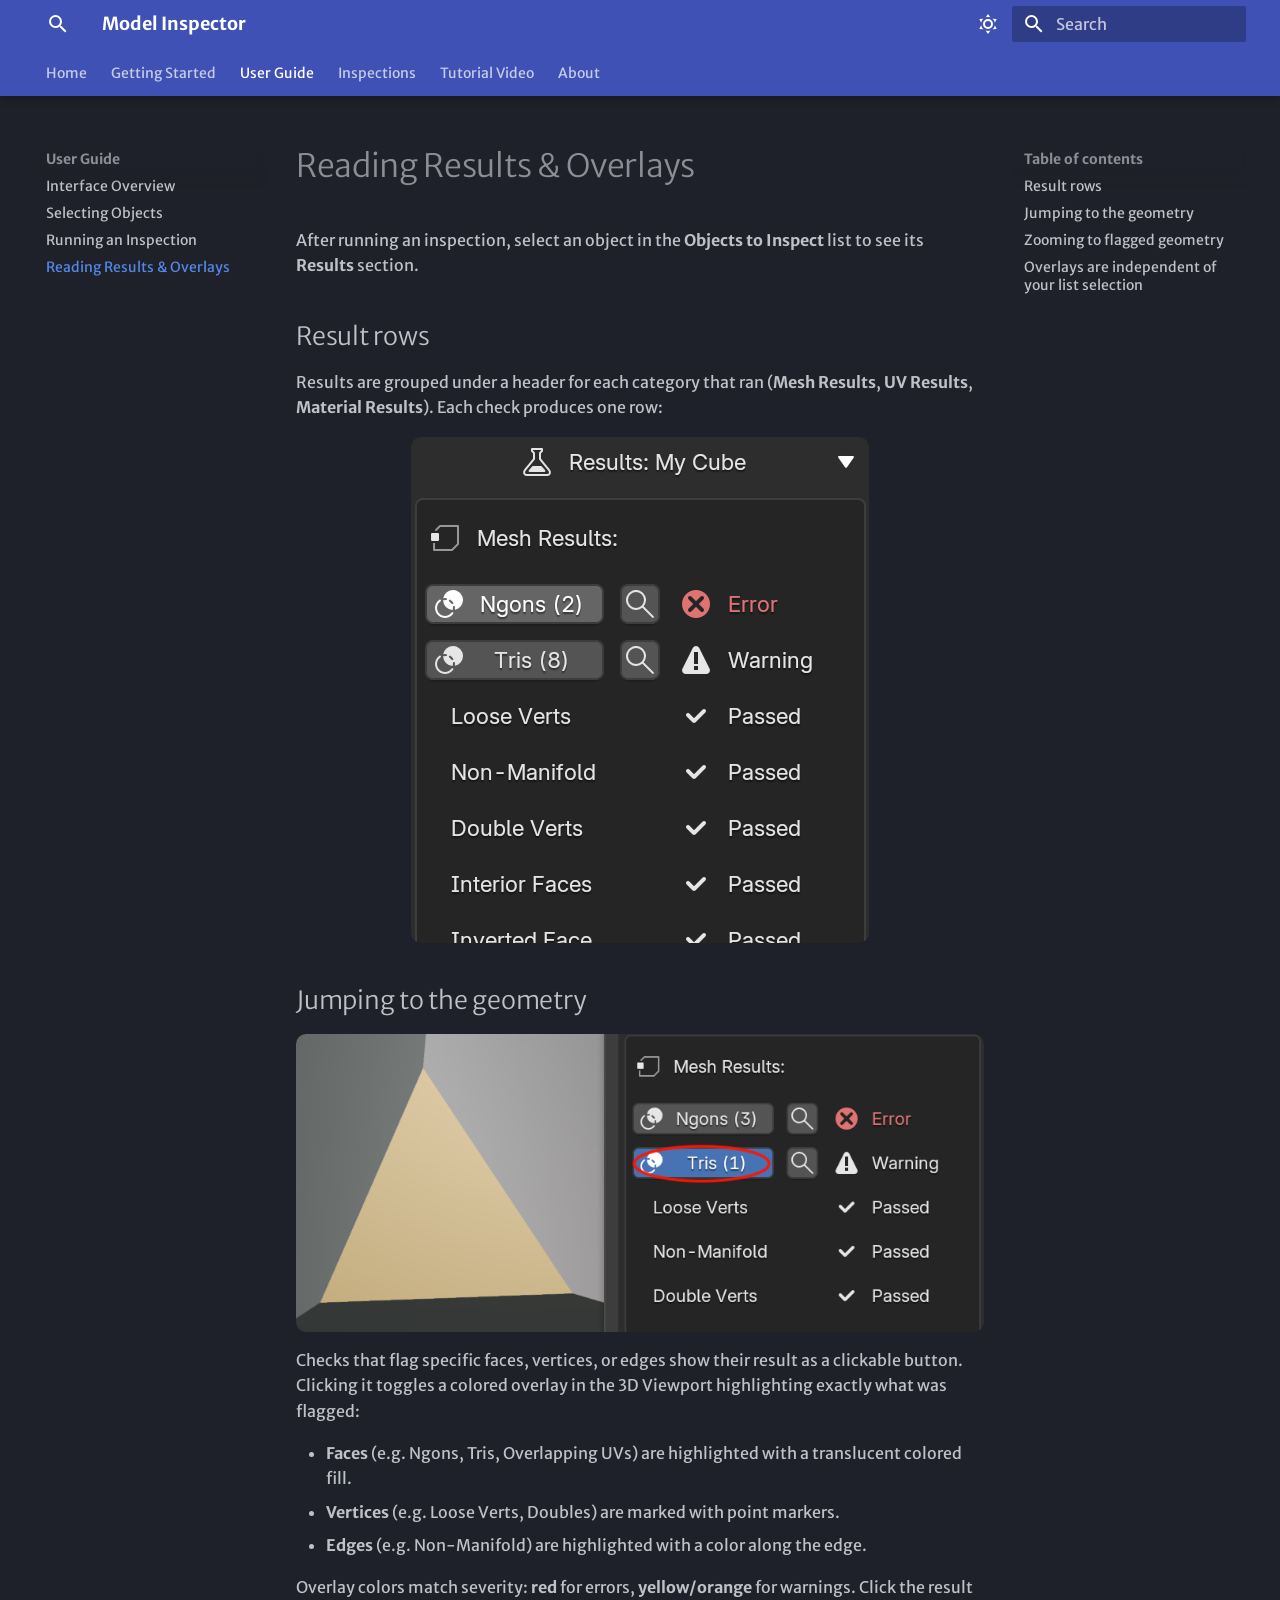
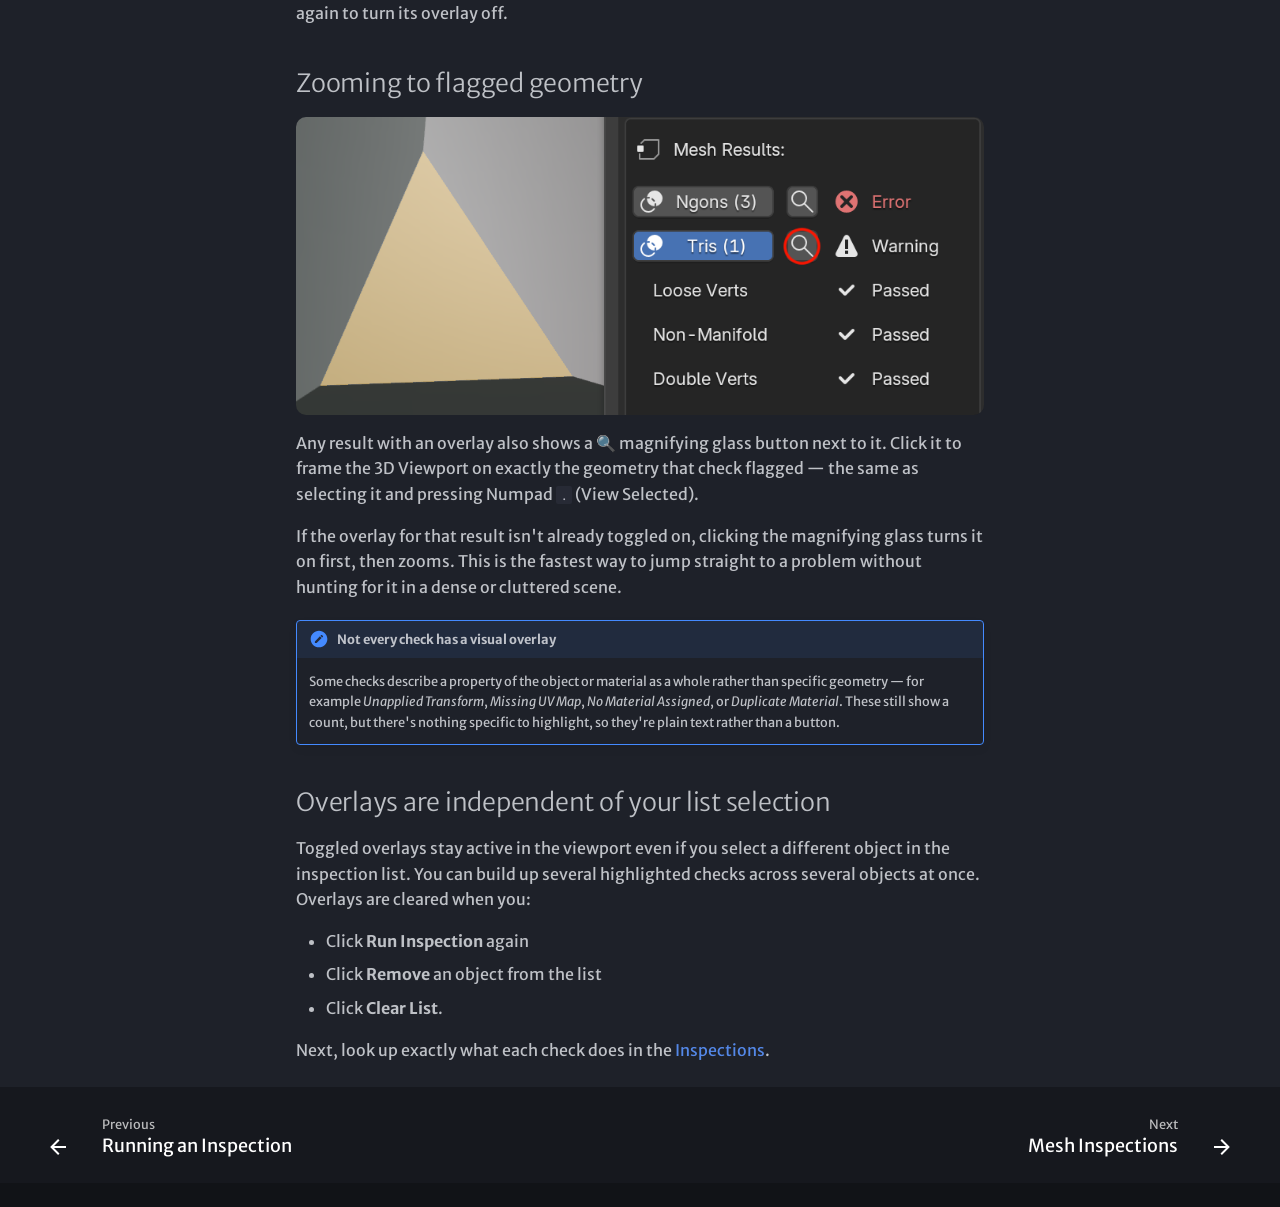
<file: user-guide/results-and-overlays/index.html>
<!doctype html>
<html lang="en" class="no-js">
  <head>
    
      <meta charset="utf-8">
      <meta name="viewport" content="width=device-width,initial-scale=1">
      
        <meta name="description" content="Documentation for Model Inspector, a Blender add-on that validates meshes, UVs, and materials for common modeling mistakes.">
      
      
        <meta name="author" content="Ian Scheepers">
      
      
        <link rel="canonical" href="https://ianscheepers.github.io/Model-Inspector-Documentation/user-guide/results-and-overlays/">
      
      
        <link rel="prev" href="../running-inspections/">
      
      
        <link rel="next" href="../../inspections/mesh-inspections/">
      
      
        
      
      
      <link rel="icon" href="../../assets/images/favicon.svg">
      <meta name="generator" content="mkdocs-1.6.1, mkdocs-material-9.7.6">
    
    
      
        <title>Reading Results & Overlays - Model Inspector</title>
      
    
    
      <link rel="stylesheet" href="../../assets/stylesheets/main.484c7ddc.min.css">
      
        
        <link rel="stylesheet" href="../../assets/stylesheets/palette.ab4e12ef.min.css">
      
      


    
    
      
    
    
      
        
        
        <link rel="preconnect" href="https://fonts.gstatic.com" crossorigin>
        <link rel="stylesheet" href="https://fonts.googleapis.com/css?family=Merriweather+Sans:300,300i,400,400i,700,700i%7CRed+Hat+Mono:400,400i,700,700i&display=fallback">
        <style>:root{--md-text-font:"Merriweather Sans";--md-code-font:"Red Hat Mono"}</style>
      
    
    
      <link rel="stylesheet" href="../../assets/stylesheets/extra.css">
    
    <script>__md_scope=new URL("../..",location),__md_hash=e=>[...e].reduce(((e,_)=>(e<<5)-e+_.charCodeAt(0)),0),__md_get=(e,_=localStorage,t=__md_scope)=>JSON.parse(_.getItem(t.pathname+"."+e)),__md_set=(e,_,t=localStorage,a=__md_scope)=>{try{t.setItem(a.pathname+"."+e,JSON.stringify(_))}catch(e){}}</script>
    
      

    
    
  </head>
  
  
    
    
      
    
    
    
    
    <body dir="ltr" data-md-color-scheme="slate" data-md-color-primary="indigo" data-md-color-accent="indigo">
  
    
    <input class="md-toggle" data-md-toggle="drawer" type="checkbox" id="__drawer" autocomplete="off">
    <input class="md-toggle" data-md-toggle="search" type="checkbox" id="__search" autocomplete="off">
    <label class="md-overlay" for="__drawer"></label>
    <div data-md-component="skip">
      
        
        <a href="#reading-results-overlays" class="md-skip">
          Skip to content
        </a>
      
    </div>
    <div data-md-component="announce">
      
    </div>
    
    
      

  

<header class="md-header md-header--shadow md-header--lifted" data-md-component="header">
  <nav class="md-header__inner md-grid" aria-label="Header">
    <a href="../.." title="Model Inspector" class="md-header__button md-logo" aria-label="Model Inspector" data-md-component="logo">
      
  
  <svg xmlns="http://www.w3.org/2000/svg" viewBox="0 0 24 24"><path d="M9.5 3A6.5 6.5 0 0 1 16 9.5c0 1.61-.59 3.09-1.56 4.23l.27.27h.79l5 5-1.5 1.5-5-5v-.79l-.27-.27A6.52 6.52 0 0 1 9.5 16 6.5 6.5 0 0 1 3 9.5 6.5 6.5 0 0 1 9.5 3m0 2C7 5 5 7 5 9.5S7 14 9.5 14 14 12 14 9.5 12 5 9.5 5"/></svg>

    </a>
    <label class="md-header__button md-icon" for="__drawer">
      
      <svg xmlns="http://www.w3.org/2000/svg" viewBox="0 0 24 24"><path d="M3 6h18v2H3zm0 5h18v2H3zm0 5h18v2H3z"/></svg>
    </label>
    <div class="md-header__title" data-md-component="header-title">
      <div class="md-header__ellipsis">
        <div class="md-header__topic">
          <span class="md-ellipsis">
            Model Inspector
          </span>
        </div>
        <div class="md-header__topic" data-md-component="header-topic">
          <span class="md-ellipsis">
            
              Reading Results & Overlays
            
          </span>
        </div>
      </div>
    </div>
    
      
        <form class="md-header__option" data-md-component="palette">
  
    
    
    
    <input class="md-option" data-md-color-media="" data-md-color-scheme="slate" data-md-color-primary="indigo" data-md-color-accent="indigo"  aria-label="Switch to light mode"  type="radio" name="__palette" id="__palette_0">
    
      <label class="md-header__button md-icon" title="Switch to light mode" for="__palette_1" hidden>
        <svg xmlns="http://www.w3.org/2000/svg" viewBox="0 0 24 24"><path d="M12 7a5 5 0 0 1 5 5 5 5 0 0 1-5 5 5 5 0 0 1-5-5 5 5 0 0 1 5-5m0 2a3 3 0 0 0-3 3 3 3 0 0 0 3 3 3 3 0 0 0 3-3 3 3 0 0 0-3-3m0-7 2.39 3.42C13.65 5.15 12.84 5 12 5s-1.65.15-2.39.42zM3.34 7l4.16-.35A7.2 7.2 0 0 0 5.94 8.5c-.44.74-.69 1.5-.83 2.29zm.02 10 1.76-3.77a7.131 7.131 0 0 0 2.38 4.14zM20.65 7l-1.77 3.79a7.02 7.02 0 0 0-2.38-4.15zm-.01 10-4.14.36c.59-.51 1.12-1.14 1.54-1.86.42-.73.69-1.5.83-2.29zM12 22l-2.41-3.44c.74.27 1.55.44 2.41.44.82 0 1.63-.17 2.37-.44z"/></svg>
      </label>
    
  
    
    
    
    <input class="md-option" data-md-color-media="" data-md-color-scheme="default" data-md-color-primary="indigo" data-md-color-accent="indigo"  aria-label="Switch to dark mode"  type="radio" name="__palette" id="__palette_1">
    
      <label class="md-header__button md-icon" title="Switch to dark mode" for="__palette_0" hidden>
        <svg xmlns="http://www.w3.org/2000/svg" viewBox="0 0 24 24"><path d="m17.75 4.09-2.53 1.94.91 3.06-2.63-1.81-2.63 1.81.91-3.06-2.53-1.94L12.44 4l1.06-3 1.06 3zm3.5 6.91-1.64 1.25.59 1.98-1.7-1.17-1.7 1.17.59-1.98L15.75 11l2.06-.05L18.5 9l.69 1.95zm-2.28 4.95c.83-.08 1.72 1.1 1.19 1.85-.32.45-.66.87-1.08 1.27C15.17 23 8.84 23 4.94 19.07c-3.91-3.9-3.91-10.24 0-14.14.4-.4.82-.76 1.27-1.08.75-.53 1.93.36 1.85 1.19-.27 2.86.69 5.83 2.89 8.02a9.96 9.96 0 0 0 8.02 2.89m-1.64 2.02a12.08 12.08 0 0 1-7.8-3.47c-2.17-2.19-3.33-5-3.49-7.82-2.81 3.14-2.7 7.96.31 10.98 3.02 3.01 7.84 3.12 10.98.31"/></svg>
      </label>
    
  
</form>
      
    
    
      <script>var palette=__md_get("__palette");if(palette&&palette.color){if("(prefers-color-scheme)"===palette.color.media){var media=matchMedia("(prefers-color-scheme: light)"),input=document.querySelector(media.matches?"[data-md-color-media='(prefers-color-scheme: light)']":"[data-md-color-media='(prefers-color-scheme: dark)']");palette.color.media=input.getAttribute("data-md-color-media"),palette.color.scheme=input.getAttribute("data-md-color-scheme"),palette.color.primary=input.getAttribute("data-md-color-primary"),palette.color.accent=input.getAttribute("data-md-color-accent")}for(var[key,value]of Object.entries(palette.color))document.body.setAttribute("data-md-color-"+key,value)}</script>
    
    
    
      
      
        <label class="md-header__button md-icon" for="__search">
          
          <svg xmlns="http://www.w3.org/2000/svg" viewBox="0 0 24 24"><path d="M9.5 3A6.5 6.5 0 0 1 16 9.5c0 1.61-.59 3.09-1.56 4.23l.27.27h.79l5 5-1.5 1.5-5-5v-.79l-.27-.27A6.52 6.52 0 0 1 9.5 16 6.5 6.5 0 0 1 3 9.5 6.5 6.5 0 0 1 9.5 3m0 2C7 5 5 7 5 9.5S7 14 9.5 14 14 12 14 9.5 12 5 9.5 5"/></svg>
        </label>
        <div class="md-search" data-md-component="search" role="dialog">
  <label class="md-search__overlay" for="__search"></label>
  <div class="md-search__inner" role="search">
    <form class="md-search__form" name="search">
      <input type="text" class="md-search__input" name="query" aria-label="Search" placeholder="Search" autocapitalize="off" autocorrect="off" autocomplete="off" spellcheck="false" data-md-component="search-query" required>
      <label class="md-search__icon md-icon" for="__search">
        
        <svg xmlns="http://www.w3.org/2000/svg" viewBox="0 0 24 24"><path d="M9.5 3A6.5 6.5 0 0 1 16 9.5c0 1.61-.59 3.09-1.56 4.23l.27.27h.79l5 5-1.5 1.5-5-5v-.79l-.27-.27A6.52 6.52 0 0 1 9.5 16 6.5 6.5 0 0 1 3 9.5 6.5 6.5 0 0 1 9.5 3m0 2C7 5 5 7 5 9.5S7 14 9.5 14 14 12 14 9.5 12 5 9.5 5"/></svg>
        
        <svg xmlns="http://www.w3.org/2000/svg" viewBox="0 0 24 24"><path d="M20 11v2H8l5.5 5.5-1.42 1.42L4.16 12l7.92-7.92L13.5 5.5 8 11z"/></svg>
      </label>
      <nav class="md-search__options" aria-label="Search">
        
        <button type="reset" class="md-search__icon md-icon" title="Clear" aria-label="Clear" tabindex="-1">
          
          <svg xmlns="http://www.w3.org/2000/svg" viewBox="0 0 24 24"><path d="M19 6.41 17.59 5 12 10.59 6.41 5 5 6.41 10.59 12 5 17.59 6.41 19 12 13.41 17.59 19 19 17.59 13.41 12z"/></svg>
        </button>
      </nav>
      
        <div class="md-search__suggest" data-md-component="search-suggest"></div>
      
    </form>
    <div class="md-search__output">
      <div class="md-search__scrollwrap" tabindex="0" data-md-scrollfix>
        <div class="md-search-result" data-md-component="search-result">
          <div class="md-search-result__meta">
            Initializing search
          </div>
          <ol class="md-search-result__list" role="presentation"></ol>
        </div>
      </div>
    </div>
  </div>
</div>
      
    
    
  </nav>
  
    
      
<nav class="md-tabs" aria-label="Tabs" data-md-component="tabs">
  <div class="md-grid">
    <ul class="md-tabs__list">
      
        
  
  
  
  
    <li class="md-tabs__item">
      <a href="../.." class="md-tabs__link">
        
  
  
    
  
  Home

      </a>
    </li>
  

      
        
  
  
  
  
    
    
      <li class="md-tabs__item">
        <a href="../../getting-started/installation/" class="md-tabs__link">
          
  
  
    
  
  Getting Started

        </a>
      </li>
    
  

      
        
  
  
  
    
  
  
    
    
      <li class="md-tabs__item md-tabs__item--active">
        <a href="../interface-overview/" class="md-tabs__link">
          
  
  
    
  
  User Guide

        </a>
      </li>
    
  

      
        
  
  
  
  
    
    
      <li class="md-tabs__item">
        <a href="../../inspections/mesh-inspections/" class="md-tabs__link">
          
  
  
    
  
  Inspections

        </a>
      </li>
    
  

      
        
  
  
  
  
    <li class="md-tabs__item">
      <a href="../../tutorial-video/" class="md-tabs__link">
        
  
  
    
  
  Tutorial Video

      </a>
    </li>
  

      
        
  
  
  
  
    
    
      <li class="md-tabs__item">
        <a href="../../about/license/" class="md-tabs__link">
          
  
  
    
  
  About

        </a>
      </li>
    
  

      
    </ul>
  </div>
</nav>
    
  
</header>
    
    <div class="md-container" data-md-component="container">
      
      
        
      
      <main class="md-main" data-md-component="main">
        <div class="md-main__inner md-grid">
          
            
              
              <div class="md-sidebar md-sidebar--primary" data-md-component="sidebar" data-md-type="navigation" >
                <div class="md-sidebar__scrollwrap">
                  <div class="md-sidebar__inner">
                    


  


<nav class="md-nav md-nav--primary md-nav--lifted" aria-label="Navigation" data-md-level="0">
  <label class="md-nav__title" for="__drawer">
    <a href="../.." title="Model Inspector" class="md-nav__button md-logo" aria-label="Model Inspector" data-md-component="logo">
      
  
  <svg xmlns="http://www.w3.org/2000/svg" viewBox="0 0 24 24"><path d="M9.5 3A6.5 6.5 0 0 1 16 9.5c0 1.61-.59 3.09-1.56 4.23l.27.27h.79l5 5-1.5 1.5-5-5v-.79l-.27-.27A6.52 6.52 0 0 1 9.5 16 6.5 6.5 0 0 1 3 9.5 6.5 6.5 0 0 1 9.5 3m0 2C7 5 5 7 5 9.5S7 14 9.5 14 14 12 14 9.5 12 5 9.5 5"/></svg>

    </a>
    Model Inspector
  </label>
  
  <ul class="md-nav__list" data-md-scrollfix>
    
      
      
  
  
  
  
    <li class="md-nav__item">
      <a href="../.." class="md-nav__link">
        
  
  
  <span class="md-ellipsis">
    
  
    Home
  

    
  </span>
  
  

      </a>
    </li>
  

    
      
      
  
  
  
  
    
    
      
        
      
        
      
    
    
    
      
      
        
      
    
    
    <li class="md-nav__item md-nav__item--nested">
      
        
        
        <input class="md-nav__toggle md-toggle " type="checkbox" id="__nav_2" >
        
          
          <label class="md-nav__link" for="__nav_2" id="__nav_2_label" tabindex="0">
            
  
  
  <span class="md-ellipsis">
    
  
    Getting Started
  

    
  </span>
  
  

            <span class="md-nav__icon md-icon"></span>
          </label>
        
        <nav class="md-nav" data-md-level="1" aria-labelledby="__nav_2_label" aria-expanded="false">
          <label class="md-nav__title" for="__nav_2">
            <span class="md-nav__icon md-icon"></span>
            
  
    Getting Started
  

          </label>
          <ul class="md-nav__list" data-md-scrollfix>
            
              
                
  
  
  
  
    <li class="md-nav__item">
      <a href="../../getting-started/installation/" class="md-nav__link">
        
  
  
  <span class="md-ellipsis">
    
  
    Installation
  

    
  </span>
  
  

      </a>
    </li>
  

              
            
              
                
  
  
  
  
    <li class="md-nav__item">
      <a href="../../getting-started/quick-start/" class="md-nav__link">
        
  
  
  <span class="md-ellipsis">
    
  
    Quick Start
  

    
  </span>
  
  

      </a>
    </li>
  

              
            
          </ul>
        </nav>
      
    </li>
  

    
      
      
  
  
    
  
  
  
    
    
      
        
      
        
      
        
      
        
      
    
    
    
      
        
        
      
      
        
      
    
    
    <li class="md-nav__item md-nav__item--active md-nav__item--section md-nav__item--nested">
      
        
        
        <input class="md-nav__toggle md-toggle " type="checkbox" id="__nav_3" checked>
        
          
          <label class="md-nav__link" for="__nav_3" id="__nav_3_label" tabindex="">
            
  
  
  <span class="md-ellipsis">
    
  
    User Guide
  

    
  </span>
  
  

            <span class="md-nav__icon md-icon"></span>
          </label>
        
        <nav class="md-nav" data-md-level="1" aria-labelledby="__nav_3_label" aria-expanded="true">
          <label class="md-nav__title" for="__nav_3">
            <span class="md-nav__icon md-icon"></span>
            
  
    User Guide
  

          </label>
          <ul class="md-nav__list" data-md-scrollfix>
            
              
                
  
  
  
  
    <li class="md-nav__item">
      <a href="../interface-overview/" class="md-nav__link">
        
  
  
  <span class="md-ellipsis">
    
  
    Interface Overview
  

    
  </span>
  
  

      </a>
    </li>
  

              
            
              
                
  
  
  
  
    <li class="md-nav__item">
      <a href="../selecting-objects/" class="md-nav__link">
        
  
  
  <span class="md-ellipsis">
    
  
    Selecting Objects
  

    
  </span>
  
  

      </a>
    </li>
  

              
            
              
                
  
  
  
  
    <li class="md-nav__item">
      <a href="../running-inspections/" class="md-nav__link">
        
  
  
  <span class="md-ellipsis">
    
  
    Running an Inspection
  

    
  </span>
  
  

      </a>
    </li>
  

              
            
              
                
  
  
    
  
  
  
    <li class="md-nav__item md-nav__item--active">
      
      <input class="md-nav__toggle md-toggle" type="checkbox" id="__toc">
      
      
        
      
      
        <label class="md-nav__link md-nav__link--active" for="__toc">
          
  
  
  <span class="md-ellipsis">
    
  
    Reading Results & Overlays
  

    
  </span>
  
  

          <span class="md-nav__icon md-icon"></span>
        </label>
      
      <a href="./" class="md-nav__link md-nav__link--active">
        
  
  
  <span class="md-ellipsis">
    
  
    Reading Results & Overlays
  

    
  </span>
  
  

      </a>
      
        

<nav class="md-nav md-nav--secondary" aria-label="Table of contents">
  
  
  
    
  
  
    <label class="md-nav__title" for="__toc">
      <span class="md-nav__icon md-icon"></span>
      Table of contents
    </label>
    <ul class="md-nav__list" data-md-component="toc" data-md-scrollfix>
      
        <li class="md-nav__item">
  <a href="#result-rows" class="md-nav__link">
    <span class="md-ellipsis">
      
        Result rows
      
    </span>
  </a>
  
</li>
      
        <li class="md-nav__item">
  <a href="#jumping-to-the-geometry" class="md-nav__link">
    <span class="md-ellipsis">
      
        Jumping to the geometry
      
    </span>
  </a>
  
</li>
      
        <li class="md-nav__item">
  <a href="#zooming-to-flagged-geometry" class="md-nav__link">
    <span class="md-ellipsis">
      
        Zooming to flagged geometry
      
    </span>
  </a>
  
</li>
      
        <li class="md-nav__item">
  <a href="#overlays-are-independent-of-your-list-selection" class="md-nav__link">
    <span class="md-ellipsis">
      
        Overlays are independent of your list selection
      
    </span>
  </a>
  
</li>
      
    </ul>
  
</nav>
      
    </li>
  

              
            
          </ul>
        </nav>
      
    </li>
  

    
      
      
  
  
  
  
    
    
      
        
      
        
      
        
      
    
    
    
      
      
        
      
    
    
    <li class="md-nav__item md-nav__item--nested">
      
        
        
        <input class="md-nav__toggle md-toggle " type="checkbox" id="__nav_4" >
        
          
          <label class="md-nav__link" for="__nav_4" id="__nav_4_label" tabindex="0">
            
  
  
  <span class="md-ellipsis">
    
  
    Inspections
  

    
  </span>
  
  

            <span class="md-nav__icon md-icon"></span>
          </label>
        
        <nav class="md-nav" data-md-level="1" aria-labelledby="__nav_4_label" aria-expanded="false">
          <label class="md-nav__title" for="__nav_4">
            <span class="md-nav__icon md-icon"></span>
            
  
    Inspections
  

          </label>
          <ul class="md-nav__list" data-md-scrollfix>
            
              
                
  
  
  
  
    <li class="md-nav__item">
      <a href="../../inspections/mesh-inspections/" class="md-nav__link">
        
  
  
  <span class="md-ellipsis">
    
  
    Mesh Inspections
  

    
  </span>
  
  

      </a>
    </li>
  

              
            
              
                
  
  
  
  
    <li class="md-nav__item">
      <a href="../../inspections/uv-inspections/" class="md-nav__link">
        
  
  
  <span class="md-ellipsis">
    
  
    UV Inspections
  

    
  </span>
  
  

      </a>
    </li>
  

              
            
              
                
  
  
  
  
    <li class="md-nav__item">
      <a href="../../inspections/material-inspections/" class="md-nav__link">
        
  
  
  <span class="md-ellipsis">
    
  
    Material Inspections
  

    
  </span>
  
  

      </a>
    </li>
  

              
            
          </ul>
        </nav>
      
    </li>
  

    
      
      
  
  
  
  
    <li class="md-nav__item">
      <a href="../../tutorial-video/" class="md-nav__link">
        
  
  
  <span class="md-ellipsis">
    
  
    Tutorial Video
  

    
  </span>
  
  

      </a>
    </li>
  

    
      
      
  
  
  
  
    
    
      
        
      
    
    
    
      
      
        
      
    
    
    <li class="md-nav__item md-nav__item--nested">
      
        
        
        <input class="md-nav__toggle md-toggle " type="checkbox" id="__nav_6" >
        
          
          <label class="md-nav__link" for="__nav_6" id="__nav_6_label" tabindex="0">
            
  
  
  <span class="md-ellipsis">
    
  
    About
  

    
  </span>
  
  

            <span class="md-nav__icon md-icon"></span>
          </label>
        
        <nav class="md-nav" data-md-level="1" aria-labelledby="__nav_6_label" aria-expanded="false">
          <label class="md-nav__title" for="__nav_6">
            <span class="md-nav__icon md-icon"></span>
            
  
    About
  

          </label>
          <ul class="md-nav__list" data-md-scrollfix>
            
              
                
  
  
  
  
    <li class="md-nav__item">
      <a href="../../about/license/" class="md-nav__link">
        
  
  
  <span class="md-ellipsis">
    
  
    License
  

    
  </span>
  
  

      </a>
    </li>
  

              
            
          </ul>
        </nav>
      
    </li>
  

    
  </ul>
</nav>
                  </div>
                </div>
              </div>
            
            
              
              <div class="md-sidebar md-sidebar--secondary" data-md-component="sidebar" data-md-type="toc" >
                <div class="md-sidebar__scrollwrap">
                  <div class="md-sidebar__inner">
                    

<nav class="md-nav md-nav--secondary" aria-label="Table of contents">
  
  
  
    
  
  
    <label class="md-nav__title" for="__toc">
      <span class="md-nav__icon md-icon"></span>
      Table of contents
    </label>
    <ul class="md-nav__list" data-md-component="toc" data-md-scrollfix>
      
        <li class="md-nav__item">
  <a href="#result-rows" class="md-nav__link">
    <span class="md-ellipsis">
      
        Result rows
      
    </span>
  </a>
  
</li>
      
        <li class="md-nav__item">
  <a href="#jumping-to-the-geometry" class="md-nav__link">
    <span class="md-ellipsis">
      
        Jumping to the geometry
      
    </span>
  </a>
  
</li>
      
        <li class="md-nav__item">
  <a href="#zooming-to-flagged-geometry" class="md-nav__link">
    <span class="md-ellipsis">
      
        Zooming to flagged geometry
      
    </span>
  </a>
  
</li>
      
        <li class="md-nav__item">
  <a href="#overlays-are-independent-of-your-list-selection" class="md-nav__link">
    <span class="md-ellipsis">
      
        Overlays are independent of your list selection
      
    </span>
  </a>
  
</li>
      
    </ul>
  
</nav>
                  </div>
                </div>
              </div>
            
          
          
            <div class="md-content" data-md-component="content">
              
              <article class="md-content__inner md-typeset">
                
                  



<h1 id="reading-results-overlays">Reading Results &amp; Overlays<a class="headerlink" href="#reading-results-overlays" title="Permanent link">&para;</a></h1>
<p>After running an inspection, select an object in the <strong>Objects to Inspect</strong> list to see its <strong>Results</strong> section.</p>
<h2 id="result-rows">Result rows<a class="headerlink" href="#result-rows" title="Permanent link">&para;</a></h2>
<p>Results are grouped under a header for each category that ran (<strong>Mesh Results</strong>, <strong>UV Results</strong>, <strong>Material Results</strong>). Each check produces one row:</p>
<p><img alt="The Model Inspector panel with the Add Object button highlighted" src="../../assets/images/getting-started-results.png" style="display: block; margin: 0 auto;" /></p>
<h2 id="jumping-to-the-geometry">Jumping to the geometry<a class="headerlink" href="#jumping-to-the-geometry" title="Permanent link">&para;</a></h2>
<p><img alt="The Model Inspector panel with the Add Object button highlighted" src="../../assets/images/overlay-toggle.png" style="display: block; margin: 0 auto;" /></p>
<p>Checks that flag specific faces, vertices, or edges show their result as a clickable button. Clicking it toggles a colored overlay in the 3D Viewport highlighting exactly what was flagged:</p>
<ul>
<li><strong>Faces</strong> (e.g. Ngons, Tris, Overlapping UVs) are highlighted with a translucent colored fill.</li>
<li><strong>Vertices</strong> (e.g. Loose Verts, Doubles) are marked with point markers.</li>
<li><strong>Edges</strong> (e.g. Non-Manifold) are highlighted with a color along the edge.</li>
</ul>
<p>Overlay colors match severity: <strong>red</strong> for errors, <strong>yellow/orange</strong> for warnings. Click the result again to turn its overlay off.</p>
<h2 id="zooming-to-flagged-geometry">Zooming to flagged geometry<a class="headerlink" href="#zooming-to-flagged-geometry" title="Permanent link">&para;</a></h2>
<p><img alt="The Model Inspector panel with the Add Object button highlighted" src="../../assets/images/zoom-button.png" style="display: block; margin: 0 auto;" /></p>
<p>Any result with an overlay also shows a 🔍 magnifying glass button next to it. Click it to frame the 3D Viewport on exactly the geometry that check flagged — the same as selecting it and pressing Numpad <code>.</code> (View Selected).</p>
<p>If the overlay for that result isn't already toggled on, clicking the magnifying glass turns it on first, then zooms. This is the fastest way to jump straight to a problem without hunting for it in a dense or cluttered scene.</p>
<div class="admonition note">
<p class="admonition-title">Not every check has a visual overlay</p>
<p>Some checks describe a property of the object or material as a whole rather than specific geometry — for example <em>Unapplied Transform</em>, <em>Missing UV Map</em>, <em>No Material Assigned</em>, or <em>Duplicate Material</em>. These still show a count, but there's nothing specific to highlight, so they're plain text rather than a button.</p>
</div>
<h2 id="overlays-are-independent-of-your-list-selection">Overlays are independent of your list selection<a class="headerlink" href="#overlays-are-independent-of-your-list-selection" title="Permanent link">&para;</a></h2>
<p>Toggled overlays stay active in the viewport even if you select a different object in the inspection list. You can build up several highlighted checks across several objects at once. Overlays are cleared when you:</p>
<ul>
<li>Click <strong>Run Inspection</strong> again</li>
<li>Click <strong>Remove</strong> an object from the list</li>
<li>Click <strong>Clear List</strong>.</li>
</ul>
<p>Next, look up exactly what each check does in the <a href="../../inspections/mesh-inspections/">Inspections</a>.</p>












                
              </article>
            </div>
          
          
  <script>var tabs=__md_get("__tabs");if(Array.isArray(tabs))e:for(var set of document.querySelectorAll(".tabbed-set")){var labels=set.querySelector(".tabbed-labels");for(var tab of tabs)for(var label of labels.getElementsByTagName("label"))if(label.innerText.trim()===tab){var input=document.getElementById(label.htmlFor);input.checked=!0;continue e}}</script>

<script>var target=document.getElementById(location.hash.slice(1));target&&target.name&&(target.checked=target.name.startsWith("__tabbed_"))</script>
        </div>
        
          <button type="button" class="md-top md-icon" data-md-component="top" hidden>
  
  <svg xmlns="http://www.w3.org/2000/svg" viewBox="0 0 24 24"><path d="M13 20h-2V8l-5.5 5.5-1.42-1.42L12 4.16l7.92 7.92-1.42 1.42L13 8z"/></svg>
  Back to top
</button>
        
      </main>
      
        <footer class="md-footer">
  
    
      
      <nav class="md-footer__inner md-grid" aria-label="Footer" >
        
          
          <a href="../running-inspections/" class="md-footer__link md-footer__link--prev" aria-label="Previous: Running an Inspection">
            <div class="md-footer__button md-icon">
              
              <svg xmlns="http://www.w3.org/2000/svg" viewBox="0 0 24 24"><path d="M20 11v2H8l5.5 5.5-1.42 1.42L4.16 12l7.92-7.92L13.5 5.5 8 11z"/></svg>
            </div>
            <div class="md-footer__title">
              <span class="md-footer__direction">
                Previous
              </span>
              <div class="md-ellipsis">
                Running an Inspection
              </div>
            </div>
          </a>
        
        
          
          <a href="../../inspections/mesh-inspections/" class="md-footer__link md-footer__link--next" aria-label="Next: Mesh Inspections">
            <div class="md-footer__title">
              <span class="md-footer__direction">
                Next
              </span>
              <div class="md-ellipsis">
                Mesh Inspections
              </div>
            </div>
            <div class="md-footer__button md-icon">
              
              <svg xmlns="http://www.w3.org/2000/svg" viewBox="0 0 24 24"><path d="M4 11v2h12l-5.5 5.5 1.42 1.42L19.84 12l-7.92-7.92L10.5 5.5 16 11z"/></svg>
            </div>
          </a>
        
      </nav>
    
  
  <div class="md-footer-meta md-typeset">
    <div class="md-footer-meta__inner md-grid">
      <div class="md-copyright">
  
  
</div>
      
    </div>
  </div>
</footer>
      
    </div>
    <div class="md-dialog" data-md-component="dialog">
      <div class="md-dialog__inner md-typeset"></div>
    </div>
    
    
    
      
      
      <script id="__config" type="application/json">{"annotate": null, "base": "../..", "features": ["navigation.tabs", "navigation.tabs.sticky", "navigation.sections", "navigation.indexes", "navigation.top", "navigation.footer", "toc.follow", "search.suggest", "search.highlight", "content.code.copy", "content.tabs.link"], "search": "../../assets/javascripts/workers/search.2c215733.min.js", "tags": null, "translations": {"clipboard.copied": "Copied to clipboard", "clipboard.copy": "Copy to clipboard", "search.result.more.one": "1 more on this page", "search.result.more.other": "# more on this page", "search.result.none": "No matching documents", "search.result.one": "1 matching document", "search.result.other": "# matching documents", "search.result.placeholder": "Type to start searching", "search.result.term.missing": "Missing", "select.version": "Select version"}, "version": null}</script>
    
    
      <script src="../../assets/javascripts/bundle.79ae519e.min.js"></script>
      
    
  </body>
</html>
</file>
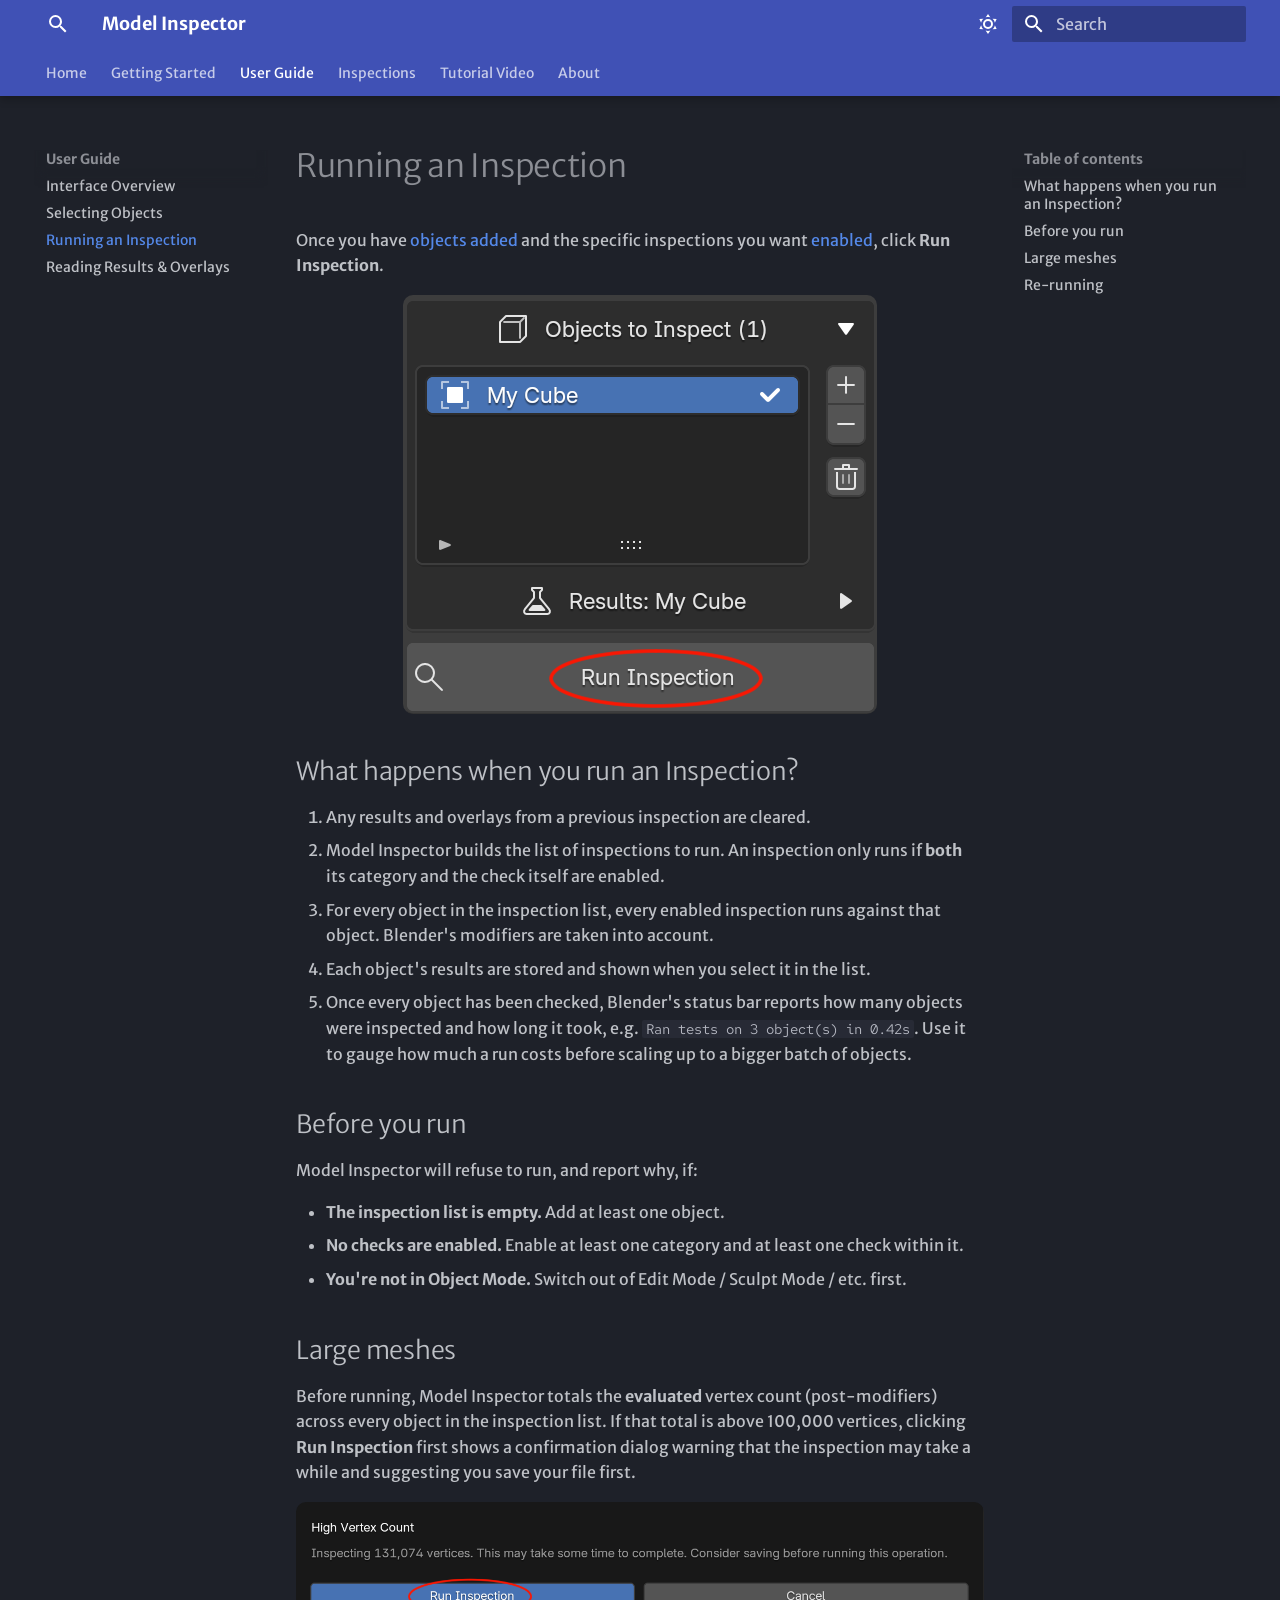
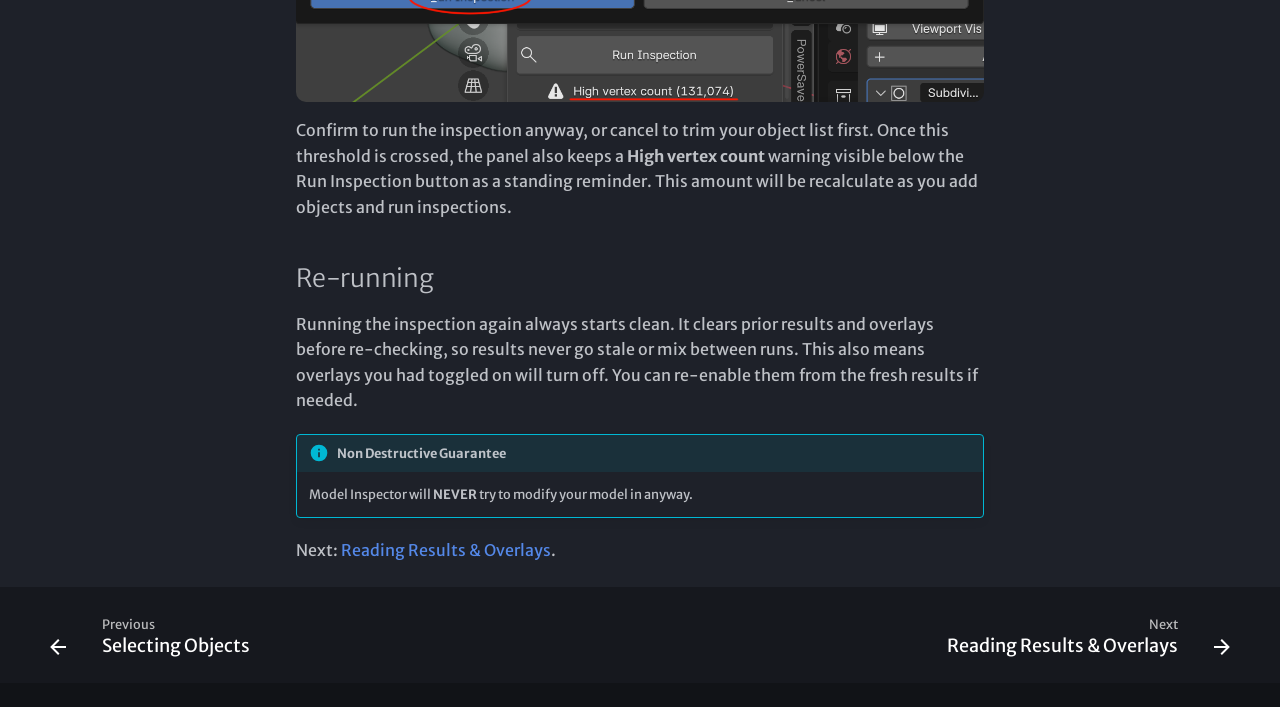
<file: user-guide/running-inspections/index.html>
<!doctype html>
<html lang="en" class="no-js">
  <head>
    
      <meta charset="utf-8">
      <meta name="viewport" content="width=device-width,initial-scale=1">
      
        <meta name="description" content="Documentation for Model Inspector, a Blender add-on that validates meshes, UVs, and materials for common modeling mistakes.">
      
      
        <meta name="author" content="Ian Scheepers">
      
      
        <link rel="canonical" href="https://ianscheepers.github.io/Model-Inspector-Documentation/user-guide/running-inspections/">
      
      
        <link rel="prev" href="../selecting-objects/">
      
      
        <link rel="next" href="../results-and-overlays/">
      
      
        
      
      
      <link rel="icon" href="../../assets/images/favicon.svg">
      <meta name="generator" content="mkdocs-1.6.1, mkdocs-material-9.7.6">
    
    
      
        <title>Running an Inspection - Model Inspector</title>
      
    
    
      <link rel="stylesheet" href="../../assets/stylesheets/main.484c7ddc.min.css">
      
        
        <link rel="stylesheet" href="../../assets/stylesheets/palette.ab4e12ef.min.css">
      
      


    
    
      
    
    
      
        
        
        <link rel="preconnect" href="https://fonts.gstatic.com" crossorigin>
        <link rel="stylesheet" href="https://fonts.googleapis.com/css?family=Merriweather+Sans:300,300i,400,400i,700,700i%7CRed+Hat+Mono:400,400i,700,700i&display=fallback">
        <style>:root{--md-text-font:"Merriweather Sans";--md-code-font:"Red Hat Mono"}</style>
      
    
    
      <link rel="stylesheet" href="../../assets/stylesheets/extra.css">
    
    <script>__md_scope=new URL("../..",location),__md_hash=e=>[...e].reduce(((e,_)=>(e<<5)-e+_.charCodeAt(0)),0),__md_get=(e,_=localStorage,t=__md_scope)=>JSON.parse(_.getItem(t.pathname+"."+e)),__md_set=(e,_,t=localStorage,a=__md_scope)=>{try{t.setItem(a.pathname+"."+e,JSON.stringify(_))}catch(e){}}</script>
    
      

    
    
  </head>
  
  
    
    
      
    
    
    
    
    <body dir="ltr" data-md-color-scheme="slate" data-md-color-primary="indigo" data-md-color-accent="indigo">
  
    
    <input class="md-toggle" data-md-toggle="drawer" type="checkbox" id="__drawer" autocomplete="off">
    <input class="md-toggle" data-md-toggle="search" type="checkbox" id="__search" autocomplete="off">
    <label class="md-overlay" for="__drawer"></label>
    <div data-md-component="skip">
      
        
        <a href="#running-an-inspection" class="md-skip">
          Skip to content
        </a>
      
    </div>
    <div data-md-component="announce">
      
    </div>
    
    
      

  

<header class="md-header md-header--shadow md-header--lifted" data-md-component="header">
  <nav class="md-header__inner md-grid" aria-label="Header">
    <a href="../.." title="Model Inspector" class="md-header__button md-logo" aria-label="Model Inspector" data-md-component="logo">
      
  
  <svg xmlns="http://www.w3.org/2000/svg" viewBox="0 0 24 24"><path d="M9.5 3A6.5 6.5 0 0 1 16 9.5c0 1.61-.59 3.09-1.56 4.23l.27.27h.79l5 5-1.5 1.5-5-5v-.79l-.27-.27A6.52 6.52 0 0 1 9.5 16 6.5 6.5 0 0 1 3 9.5 6.5 6.5 0 0 1 9.5 3m0 2C7 5 5 7 5 9.5S7 14 9.5 14 14 12 14 9.5 12 5 9.5 5"/></svg>

    </a>
    <label class="md-header__button md-icon" for="__drawer">
      
      <svg xmlns="http://www.w3.org/2000/svg" viewBox="0 0 24 24"><path d="M3 6h18v2H3zm0 5h18v2H3zm0 5h18v2H3z"/></svg>
    </label>
    <div class="md-header__title" data-md-component="header-title">
      <div class="md-header__ellipsis">
        <div class="md-header__topic">
          <span class="md-ellipsis">
            Model Inspector
          </span>
        </div>
        <div class="md-header__topic" data-md-component="header-topic">
          <span class="md-ellipsis">
            
              Running an Inspection
            
          </span>
        </div>
      </div>
    </div>
    
      
        <form class="md-header__option" data-md-component="palette">
  
    
    
    
    <input class="md-option" data-md-color-media="" data-md-color-scheme="slate" data-md-color-primary="indigo" data-md-color-accent="indigo"  aria-label="Switch to light mode"  type="radio" name="__palette" id="__palette_0">
    
      <label class="md-header__button md-icon" title="Switch to light mode" for="__palette_1" hidden>
        <svg xmlns="http://www.w3.org/2000/svg" viewBox="0 0 24 24"><path d="M12 7a5 5 0 0 1 5 5 5 5 0 0 1-5 5 5 5 0 0 1-5-5 5 5 0 0 1 5-5m0 2a3 3 0 0 0-3 3 3 3 0 0 0 3 3 3 3 0 0 0 3-3 3 3 0 0 0-3-3m0-7 2.39 3.42C13.65 5.15 12.84 5 12 5s-1.65.15-2.39.42zM3.34 7l4.16-.35A7.2 7.2 0 0 0 5.94 8.5c-.44.74-.69 1.5-.83 2.29zm.02 10 1.76-3.77a7.131 7.131 0 0 0 2.38 4.14zM20.65 7l-1.77 3.79a7.02 7.02 0 0 0-2.38-4.15zm-.01 10-4.14.36c.59-.51 1.12-1.14 1.54-1.86.42-.73.69-1.5.83-2.29zM12 22l-2.41-3.44c.74.27 1.55.44 2.41.44.82 0 1.63-.17 2.37-.44z"/></svg>
      </label>
    
  
    
    
    
    <input class="md-option" data-md-color-media="" data-md-color-scheme="default" data-md-color-primary="indigo" data-md-color-accent="indigo"  aria-label="Switch to dark mode"  type="radio" name="__palette" id="__palette_1">
    
      <label class="md-header__button md-icon" title="Switch to dark mode" for="__palette_0" hidden>
        <svg xmlns="http://www.w3.org/2000/svg" viewBox="0 0 24 24"><path d="m17.75 4.09-2.53 1.94.91 3.06-2.63-1.81-2.63 1.81.91-3.06-2.53-1.94L12.44 4l1.06-3 1.06 3zm3.5 6.91-1.64 1.25.59 1.98-1.7-1.17-1.7 1.17.59-1.98L15.75 11l2.06-.05L18.5 9l.69 1.95zm-2.28 4.95c.83-.08 1.72 1.1 1.19 1.85-.32.45-.66.87-1.08 1.27C15.17 23 8.84 23 4.94 19.07c-3.91-3.9-3.91-10.24 0-14.14.4-.4.82-.76 1.27-1.08.75-.53 1.93.36 1.85 1.19-.27 2.86.69 5.83 2.89 8.02a9.96 9.96 0 0 0 8.02 2.89m-1.64 2.02a12.08 12.08 0 0 1-7.8-3.47c-2.17-2.19-3.33-5-3.49-7.82-2.81 3.14-2.7 7.96.31 10.98 3.02 3.01 7.84 3.12 10.98.31"/></svg>
      </label>
    
  
</form>
      
    
    
      <script>var palette=__md_get("__palette");if(palette&&palette.color){if("(prefers-color-scheme)"===palette.color.media){var media=matchMedia("(prefers-color-scheme: light)"),input=document.querySelector(media.matches?"[data-md-color-media='(prefers-color-scheme: light)']":"[data-md-color-media='(prefers-color-scheme: dark)']");palette.color.media=input.getAttribute("data-md-color-media"),palette.color.scheme=input.getAttribute("data-md-color-scheme"),palette.color.primary=input.getAttribute("data-md-color-primary"),palette.color.accent=input.getAttribute("data-md-color-accent")}for(var[key,value]of Object.entries(palette.color))document.body.setAttribute("data-md-color-"+key,value)}</script>
    
    
    
      
      
        <label class="md-header__button md-icon" for="__search">
          
          <svg xmlns="http://www.w3.org/2000/svg" viewBox="0 0 24 24"><path d="M9.5 3A6.5 6.5 0 0 1 16 9.5c0 1.61-.59 3.09-1.56 4.23l.27.27h.79l5 5-1.5 1.5-5-5v-.79l-.27-.27A6.52 6.52 0 0 1 9.5 16 6.5 6.5 0 0 1 3 9.5 6.5 6.5 0 0 1 9.5 3m0 2C7 5 5 7 5 9.5S7 14 9.5 14 14 12 14 9.5 12 5 9.5 5"/></svg>
        </label>
        <div class="md-search" data-md-component="search" role="dialog">
  <label class="md-search__overlay" for="__search"></label>
  <div class="md-search__inner" role="search">
    <form class="md-search__form" name="search">
      <input type="text" class="md-search__input" name="query" aria-label="Search" placeholder="Search" autocapitalize="off" autocorrect="off" autocomplete="off" spellcheck="false" data-md-component="search-query" required>
      <label class="md-search__icon md-icon" for="__search">
        
        <svg xmlns="http://www.w3.org/2000/svg" viewBox="0 0 24 24"><path d="M9.5 3A6.5 6.5 0 0 1 16 9.5c0 1.61-.59 3.09-1.56 4.23l.27.27h.79l5 5-1.5 1.5-5-5v-.79l-.27-.27A6.52 6.52 0 0 1 9.5 16 6.5 6.5 0 0 1 3 9.5 6.5 6.5 0 0 1 9.5 3m0 2C7 5 5 7 5 9.5S7 14 9.5 14 14 12 14 9.5 12 5 9.5 5"/></svg>
        
        <svg xmlns="http://www.w3.org/2000/svg" viewBox="0 0 24 24"><path d="M20 11v2H8l5.5 5.5-1.42 1.42L4.16 12l7.92-7.92L13.5 5.5 8 11z"/></svg>
      </label>
      <nav class="md-search__options" aria-label="Search">
        
        <button type="reset" class="md-search__icon md-icon" title="Clear" aria-label="Clear" tabindex="-1">
          
          <svg xmlns="http://www.w3.org/2000/svg" viewBox="0 0 24 24"><path d="M19 6.41 17.59 5 12 10.59 6.41 5 5 6.41 10.59 12 5 17.59 6.41 19 12 13.41 17.59 19 19 17.59 13.41 12z"/></svg>
        </button>
      </nav>
      
        <div class="md-search__suggest" data-md-component="search-suggest"></div>
      
    </form>
    <div class="md-search__output">
      <div class="md-search__scrollwrap" tabindex="0" data-md-scrollfix>
        <div class="md-search-result" data-md-component="search-result">
          <div class="md-search-result__meta">
            Initializing search
          </div>
          <ol class="md-search-result__list" role="presentation"></ol>
        </div>
      </div>
    </div>
  </div>
</div>
      
    
    
  </nav>
  
    
      
<nav class="md-tabs" aria-label="Tabs" data-md-component="tabs">
  <div class="md-grid">
    <ul class="md-tabs__list">
      
        
  
  
  
  
    <li class="md-tabs__item">
      <a href="../.." class="md-tabs__link">
        
  
  
    
  
  Home

      </a>
    </li>
  

      
        
  
  
  
  
    
    
      <li class="md-tabs__item">
        <a href="../../getting-started/installation/" class="md-tabs__link">
          
  
  
    
  
  Getting Started

        </a>
      </li>
    
  

      
        
  
  
  
    
  
  
    
    
      <li class="md-tabs__item md-tabs__item--active">
        <a href="../interface-overview/" class="md-tabs__link">
          
  
  
    
  
  User Guide

        </a>
      </li>
    
  

      
        
  
  
  
  
    
    
      <li class="md-tabs__item">
        <a href="../../inspections/mesh-inspections/" class="md-tabs__link">
          
  
  
    
  
  Inspections

        </a>
      </li>
    
  

      
        
  
  
  
  
    <li class="md-tabs__item">
      <a href="../../tutorial-video/" class="md-tabs__link">
        
  
  
    
  
  Tutorial Video

      </a>
    </li>
  

      
        
  
  
  
  
    
    
      <li class="md-tabs__item">
        <a href="../../about/license/" class="md-tabs__link">
          
  
  
    
  
  About

        </a>
      </li>
    
  

      
    </ul>
  </div>
</nav>
    
  
</header>
    
    <div class="md-container" data-md-component="container">
      
      
        
      
      <main class="md-main" data-md-component="main">
        <div class="md-main__inner md-grid">
          
            
              
              <div class="md-sidebar md-sidebar--primary" data-md-component="sidebar" data-md-type="navigation" >
                <div class="md-sidebar__scrollwrap">
                  <div class="md-sidebar__inner">
                    


  


<nav class="md-nav md-nav--primary md-nav--lifted" aria-label="Navigation" data-md-level="0">
  <label class="md-nav__title" for="__drawer">
    <a href="../.." title="Model Inspector" class="md-nav__button md-logo" aria-label="Model Inspector" data-md-component="logo">
      
  
  <svg xmlns="http://www.w3.org/2000/svg" viewBox="0 0 24 24"><path d="M9.5 3A6.5 6.5 0 0 1 16 9.5c0 1.61-.59 3.09-1.56 4.23l.27.27h.79l5 5-1.5 1.5-5-5v-.79l-.27-.27A6.52 6.52 0 0 1 9.5 16 6.5 6.5 0 0 1 3 9.5 6.5 6.5 0 0 1 9.5 3m0 2C7 5 5 7 5 9.5S7 14 9.5 14 14 12 14 9.5 12 5 9.5 5"/></svg>

    </a>
    Model Inspector
  </label>
  
  <ul class="md-nav__list" data-md-scrollfix>
    
      
      
  
  
  
  
    <li class="md-nav__item">
      <a href="../.." class="md-nav__link">
        
  
  
  <span class="md-ellipsis">
    
  
    Home
  

    
  </span>
  
  

      </a>
    </li>
  

    
      
      
  
  
  
  
    
    
      
        
      
        
      
    
    
    
      
      
        
      
    
    
    <li class="md-nav__item md-nav__item--nested">
      
        
        
        <input class="md-nav__toggle md-toggle " type="checkbox" id="__nav_2" >
        
          
          <label class="md-nav__link" for="__nav_2" id="__nav_2_label" tabindex="0">
            
  
  
  <span class="md-ellipsis">
    
  
    Getting Started
  

    
  </span>
  
  

            <span class="md-nav__icon md-icon"></span>
          </label>
        
        <nav class="md-nav" data-md-level="1" aria-labelledby="__nav_2_label" aria-expanded="false">
          <label class="md-nav__title" for="__nav_2">
            <span class="md-nav__icon md-icon"></span>
            
  
    Getting Started
  

          </label>
          <ul class="md-nav__list" data-md-scrollfix>
            
              
                
  
  
  
  
    <li class="md-nav__item">
      <a href="../../getting-started/installation/" class="md-nav__link">
        
  
  
  <span class="md-ellipsis">
    
  
    Installation
  

    
  </span>
  
  

      </a>
    </li>
  

              
            
              
                
  
  
  
  
    <li class="md-nav__item">
      <a href="../../getting-started/quick-start/" class="md-nav__link">
        
  
  
  <span class="md-ellipsis">
    
  
    Quick Start
  

    
  </span>
  
  

      </a>
    </li>
  

              
            
          </ul>
        </nav>
      
    </li>
  

    
      
      
  
  
    
  
  
  
    
    
      
        
      
        
      
        
      
        
      
    
    
    
      
        
        
      
      
        
      
    
    
    <li class="md-nav__item md-nav__item--active md-nav__item--section md-nav__item--nested">
      
        
        
        <input class="md-nav__toggle md-toggle " type="checkbox" id="__nav_3" checked>
        
          
          <label class="md-nav__link" for="__nav_3" id="__nav_3_label" tabindex="">
            
  
  
  <span class="md-ellipsis">
    
  
    User Guide
  

    
  </span>
  
  

            <span class="md-nav__icon md-icon"></span>
          </label>
        
        <nav class="md-nav" data-md-level="1" aria-labelledby="__nav_3_label" aria-expanded="true">
          <label class="md-nav__title" for="__nav_3">
            <span class="md-nav__icon md-icon"></span>
            
  
    User Guide
  

          </label>
          <ul class="md-nav__list" data-md-scrollfix>
            
              
                
  
  
  
  
    <li class="md-nav__item">
      <a href="../interface-overview/" class="md-nav__link">
        
  
  
  <span class="md-ellipsis">
    
  
    Interface Overview
  

    
  </span>
  
  

      </a>
    </li>
  

              
            
              
                
  
  
  
  
    <li class="md-nav__item">
      <a href="../selecting-objects/" class="md-nav__link">
        
  
  
  <span class="md-ellipsis">
    
  
    Selecting Objects
  

    
  </span>
  
  

      </a>
    </li>
  

              
            
              
                
  
  
    
  
  
  
    <li class="md-nav__item md-nav__item--active">
      
      <input class="md-nav__toggle md-toggle" type="checkbox" id="__toc">
      
      
        
      
      
        <label class="md-nav__link md-nav__link--active" for="__toc">
          
  
  
  <span class="md-ellipsis">
    
  
    Running an Inspection
  

    
  </span>
  
  

          <span class="md-nav__icon md-icon"></span>
        </label>
      
      <a href="./" class="md-nav__link md-nav__link--active">
        
  
  
  <span class="md-ellipsis">
    
  
    Running an Inspection
  

    
  </span>
  
  

      </a>
      
        

<nav class="md-nav md-nav--secondary" aria-label="Table of contents">
  
  
  
    
  
  
    <label class="md-nav__title" for="__toc">
      <span class="md-nav__icon md-icon"></span>
      Table of contents
    </label>
    <ul class="md-nav__list" data-md-component="toc" data-md-scrollfix>
      
        <li class="md-nav__item">
  <a href="#what-happens-when-you-run-an-inspection" class="md-nav__link">
    <span class="md-ellipsis">
      
        What happens when you run an Inspection?
      
    </span>
  </a>
  
</li>
      
        <li class="md-nav__item">
  <a href="#before-you-run" class="md-nav__link">
    <span class="md-ellipsis">
      
        Before you run
      
    </span>
  </a>
  
</li>
      
        <li class="md-nav__item">
  <a href="#large-meshes" class="md-nav__link">
    <span class="md-ellipsis">
      
        Large meshes
      
    </span>
  </a>
  
</li>
      
        <li class="md-nav__item">
  <a href="#re-running" class="md-nav__link">
    <span class="md-ellipsis">
      
        Re-running
      
    </span>
  </a>
  
</li>
      
    </ul>
  
</nav>
      
    </li>
  

              
            
              
                
  
  
  
  
    <li class="md-nav__item">
      <a href="../results-and-overlays/" class="md-nav__link">
        
  
  
  <span class="md-ellipsis">
    
  
    Reading Results & Overlays
  

    
  </span>
  
  

      </a>
    </li>
  

              
            
          </ul>
        </nav>
      
    </li>
  

    
      
      
  
  
  
  
    
    
      
        
      
        
      
        
      
    
    
    
      
      
        
      
    
    
    <li class="md-nav__item md-nav__item--nested">
      
        
        
        <input class="md-nav__toggle md-toggle " type="checkbox" id="__nav_4" >
        
          
          <label class="md-nav__link" for="__nav_4" id="__nav_4_label" tabindex="0">
            
  
  
  <span class="md-ellipsis">
    
  
    Inspections
  

    
  </span>
  
  

            <span class="md-nav__icon md-icon"></span>
          </label>
        
        <nav class="md-nav" data-md-level="1" aria-labelledby="__nav_4_label" aria-expanded="false">
          <label class="md-nav__title" for="__nav_4">
            <span class="md-nav__icon md-icon"></span>
            
  
    Inspections
  

          </label>
          <ul class="md-nav__list" data-md-scrollfix>
            
              
                
  
  
  
  
    <li class="md-nav__item">
      <a href="../../inspections/mesh-inspections/" class="md-nav__link">
        
  
  
  <span class="md-ellipsis">
    
  
    Mesh Inspections
  

    
  </span>
  
  

      </a>
    </li>
  

              
            
              
                
  
  
  
  
    <li class="md-nav__item">
      <a href="../../inspections/uv-inspections/" class="md-nav__link">
        
  
  
  <span class="md-ellipsis">
    
  
    UV Inspections
  

    
  </span>
  
  

      </a>
    </li>
  

              
            
              
                
  
  
  
  
    <li class="md-nav__item">
      <a href="../../inspections/material-inspections/" class="md-nav__link">
        
  
  
  <span class="md-ellipsis">
    
  
    Material Inspections
  

    
  </span>
  
  

      </a>
    </li>
  

              
            
          </ul>
        </nav>
      
    </li>
  

    
      
      
  
  
  
  
    <li class="md-nav__item">
      <a href="../../tutorial-video/" class="md-nav__link">
        
  
  
  <span class="md-ellipsis">
    
  
    Tutorial Video
  

    
  </span>
  
  

      </a>
    </li>
  

    
      
      
  
  
  
  
    
    
      
        
      
    
    
    
      
      
        
      
    
    
    <li class="md-nav__item md-nav__item--nested">
      
        
        
        <input class="md-nav__toggle md-toggle " type="checkbox" id="__nav_6" >
        
          
          <label class="md-nav__link" for="__nav_6" id="__nav_6_label" tabindex="0">
            
  
  
  <span class="md-ellipsis">
    
  
    About
  

    
  </span>
  
  

            <span class="md-nav__icon md-icon"></span>
          </label>
        
        <nav class="md-nav" data-md-level="1" aria-labelledby="__nav_6_label" aria-expanded="false">
          <label class="md-nav__title" for="__nav_6">
            <span class="md-nav__icon md-icon"></span>
            
  
    About
  

          </label>
          <ul class="md-nav__list" data-md-scrollfix>
            
              
                
  
  
  
  
    <li class="md-nav__item">
      <a href="../../about/license/" class="md-nav__link">
        
  
  
  <span class="md-ellipsis">
    
  
    License
  

    
  </span>
  
  

      </a>
    </li>
  

              
            
          </ul>
        </nav>
      
    </li>
  

    
  </ul>
</nav>
                  </div>
                </div>
              </div>
            
            
              
              <div class="md-sidebar md-sidebar--secondary" data-md-component="sidebar" data-md-type="toc" >
                <div class="md-sidebar__scrollwrap">
                  <div class="md-sidebar__inner">
                    

<nav class="md-nav md-nav--secondary" aria-label="Table of contents">
  
  
  
    
  
  
    <label class="md-nav__title" for="__toc">
      <span class="md-nav__icon md-icon"></span>
      Table of contents
    </label>
    <ul class="md-nav__list" data-md-component="toc" data-md-scrollfix>
      
        <li class="md-nav__item">
  <a href="#what-happens-when-you-run-an-inspection" class="md-nav__link">
    <span class="md-ellipsis">
      
        What happens when you run an Inspection?
      
    </span>
  </a>
  
</li>
      
        <li class="md-nav__item">
  <a href="#before-you-run" class="md-nav__link">
    <span class="md-ellipsis">
      
        Before you run
      
    </span>
  </a>
  
</li>
      
        <li class="md-nav__item">
  <a href="#large-meshes" class="md-nav__link">
    <span class="md-ellipsis">
      
        Large meshes
      
    </span>
  </a>
  
</li>
      
        <li class="md-nav__item">
  <a href="#re-running" class="md-nav__link">
    <span class="md-ellipsis">
      
        Re-running
      
    </span>
  </a>
  
</li>
      
    </ul>
  
</nav>
                  </div>
                </div>
              </div>
            
          
          
            <div class="md-content" data-md-component="content">
              
              <article class="md-content__inner md-typeset">
                
                  



<h1 id="running-an-inspection">Running an Inspection<a class="headerlink" href="#running-an-inspection" title="Permanent link">&para;</a></h1>
<p>Once you have <a href="../selecting-objects/">objects added</a> and the specific inspections you want <a href="../interface-overview/#inspections">enabled</a>, click <strong>Run Inspection</strong>.</p>
<p><img alt="The Model Inspector panel with the Add Object button highlighted" src="../../assets/images/run-inspections.png" style="display: block; margin: 0 auto;" /></p>
<h2 id="what-happens-when-you-run-an-inspection">What happens when you run an Inspection?<a class="headerlink" href="#what-happens-when-you-run-an-inspection" title="Permanent link">&para;</a></h2>
<ol>
<li>Any results and overlays from a previous inspection are cleared.</li>
<li>Model Inspector builds the list of inspections to run. An inspection only runs if <strong>both</strong> its category and the check itself are enabled.</li>
<li>For every object in the inspection list, every enabled inspection runs against that object. Blender's modifiers are taken into account.</li>
<li>Each object's results are stored and shown when you select it in the list.</li>
<li>Once every object has been checked, Blender's status bar reports how many objects were inspected and how long it took, e.g. <code>Ran tests on 3 object(s) in 0.42s</code>. Use it to gauge how much a run costs before scaling up to a bigger batch of objects.</li>
</ol>
<h2 id="before-you-run">Before you run<a class="headerlink" href="#before-you-run" title="Permanent link">&para;</a></h2>
<p>Model Inspector will refuse to run, and report why, if:</p>
<ul>
<li><strong>The inspection list is empty.</strong> Add at least one object.</li>
<li><strong>No checks are enabled.</strong> Enable at least one category and at least one check within it.</li>
<li><strong>You're not in Object Mode.</strong> Switch out of Edit Mode / Sculpt Mode / etc. first.</li>
</ul>
<h2 id="large-meshes">Large meshes<a class="headerlink" href="#large-meshes" title="Permanent link">&para;</a></h2>
<p>Before running, Model Inspector totals the <strong>evaluated</strong> vertex count (post-modifiers) across every object in the inspection list. If that total is above 100,000 vertices, clicking <strong>Run Inspection</strong> first shows a confirmation dialog warning that the inspection may take a while and suggesting you save your file first. </p>
<p><img alt="The Model Inspector panel with the Add Object button highlighted" src="../../assets/images/user-guide-high-vert-count-warning.png" style="display: block; margin: 0 auto;" /></p>
<p>Confirm to run the inspection anyway, or cancel to trim your object list first. Once this threshold is crossed, the panel also keeps a <strong>High vertex count</strong> warning visible below the Run Inspection button as a standing reminder. This amount will be recalculate as you add objects and run inspections.</p>
<h2 id="re-running">Re-running<a class="headerlink" href="#re-running" title="Permanent link">&para;</a></h2>
<p>Running the inspection again always starts clean. It clears prior results and overlays before re-checking, so results never go stale or mix between runs. This also means overlays you had toggled on will turn off. You can re-enable them from the fresh results if needed. </p>
<div class="admonition info">
<p class="admonition-title">Non Destructive Guarantee</p>
<p>Model Inspector will <strong>NEVER</strong> try to modify your model in anyway.</p>
</div>
<p>Next: <a href="../results-and-overlays/">Reading Results &amp; Overlays</a>.</p>












                
              </article>
            </div>
          
          
  <script>var tabs=__md_get("__tabs");if(Array.isArray(tabs))e:for(var set of document.querySelectorAll(".tabbed-set")){var labels=set.querySelector(".tabbed-labels");for(var tab of tabs)for(var label of labels.getElementsByTagName("label"))if(label.innerText.trim()===tab){var input=document.getElementById(label.htmlFor);input.checked=!0;continue e}}</script>

<script>var target=document.getElementById(location.hash.slice(1));target&&target.name&&(target.checked=target.name.startsWith("__tabbed_"))</script>
        </div>
        
          <button type="button" class="md-top md-icon" data-md-component="top" hidden>
  
  <svg xmlns="http://www.w3.org/2000/svg" viewBox="0 0 24 24"><path d="M13 20h-2V8l-5.5 5.5-1.42-1.42L12 4.16l7.92 7.92-1.42 1.42L13 8z"/></svg>
  Back to top
</button>
        
      </main>
      
        <footer class="md-footer">
  
    
      
      <nav class="md-footer__inner md-grid" aria-label="Footer" >
        
          
          <a href="../selecting-objects/" class="md-footer__link md-footer__link--prev" aria-label="Previous: Selecting Objects">
            <div class="md-footer__button md-icon">
              
              <svg xmlns="http://www.w3.org/2000/svg" viewBox="0 0 24 24"><path d="M20 11v2H8l5.5 5.5-1.42 1.42L4.16 12l7.92-7.92L13.5 5.5 8 11z"/></svg>
            </div>
            <div class="md-footer__title">
              <span class="md-footer__direction">
                Previous
              </span>
              <div class="md-ellipsis">
                Selecting Objects
              </div>
            </div>
          </a>
        
        
          
          <a href="../results-and-overlays/" class="md-footer__link md-footer__link--next" aria-label="Next: Reading Results &amp; Overlays">
            <div class="md-footer__title">
              <span class="md-footer__direction">
                Next
              </span>
              <div class="md-ellipsis">
                Reading Results & Overlays
              </div>
            </div>
            <div class="md-footer__button md-icon">
              
              <svg xmlns="http://www.w3.org/2000/svg" viewBox="0 0 24 24"><path d="M4 11v2h12l-5.5 5.5 1.42 1.42L19.84 12l-7.92-7.92L10.5 5.5 16 11z"/></svg>
            </div>
          </a>
        
      </nav>
    
  
  <div class="md-footer-meta md-typeset">
    <div class="md-footer-meta__inner md-grid">
      <div class="md-copyright">
  
  
</div>
      
    </div>
  </div>
</footer>
      
    </div>
    <div class="md-dialog" data-md-component="dialog">
      <div class="md-dialog__inner md-typeset"></div>
    </div>
    
    
    
      
      
      <script id="__config" type="application/json">{"annotate": null, "base": "../..", "features": ["navigation.tabs", "navigation.tabs.sticky", "navigation.sections", "navigation.indexes", "navigation.top", "navigation.footer", "toc.follow", "search.suggest", "search.highlight", "content.code.copy", "content.tabs.link"], "search": "../../assets/javascripts/workers/search.2c215733.min.js", "tags": null, "translations": {"clipboard.copied": "Copied to clipboard", "clipboard.copy": "Copy to clipboard", "search.result.more.one": "1 more on this page", "search.result.more.other": "# more on this page", "search.result.none": "No matching documents", "search.result.one": "1 matching document", "search.result.other": "# matching documents", "search.result.placeholder": "Type to start searching", "search.result.term.missing": "Missing", "select.version": "Select version"}, "version": null}</script>
    
    
      <script src="../../assets/javascripts/bundle.79ae519e.min.js"></script>
      
    
  </body>
</html>
</file>
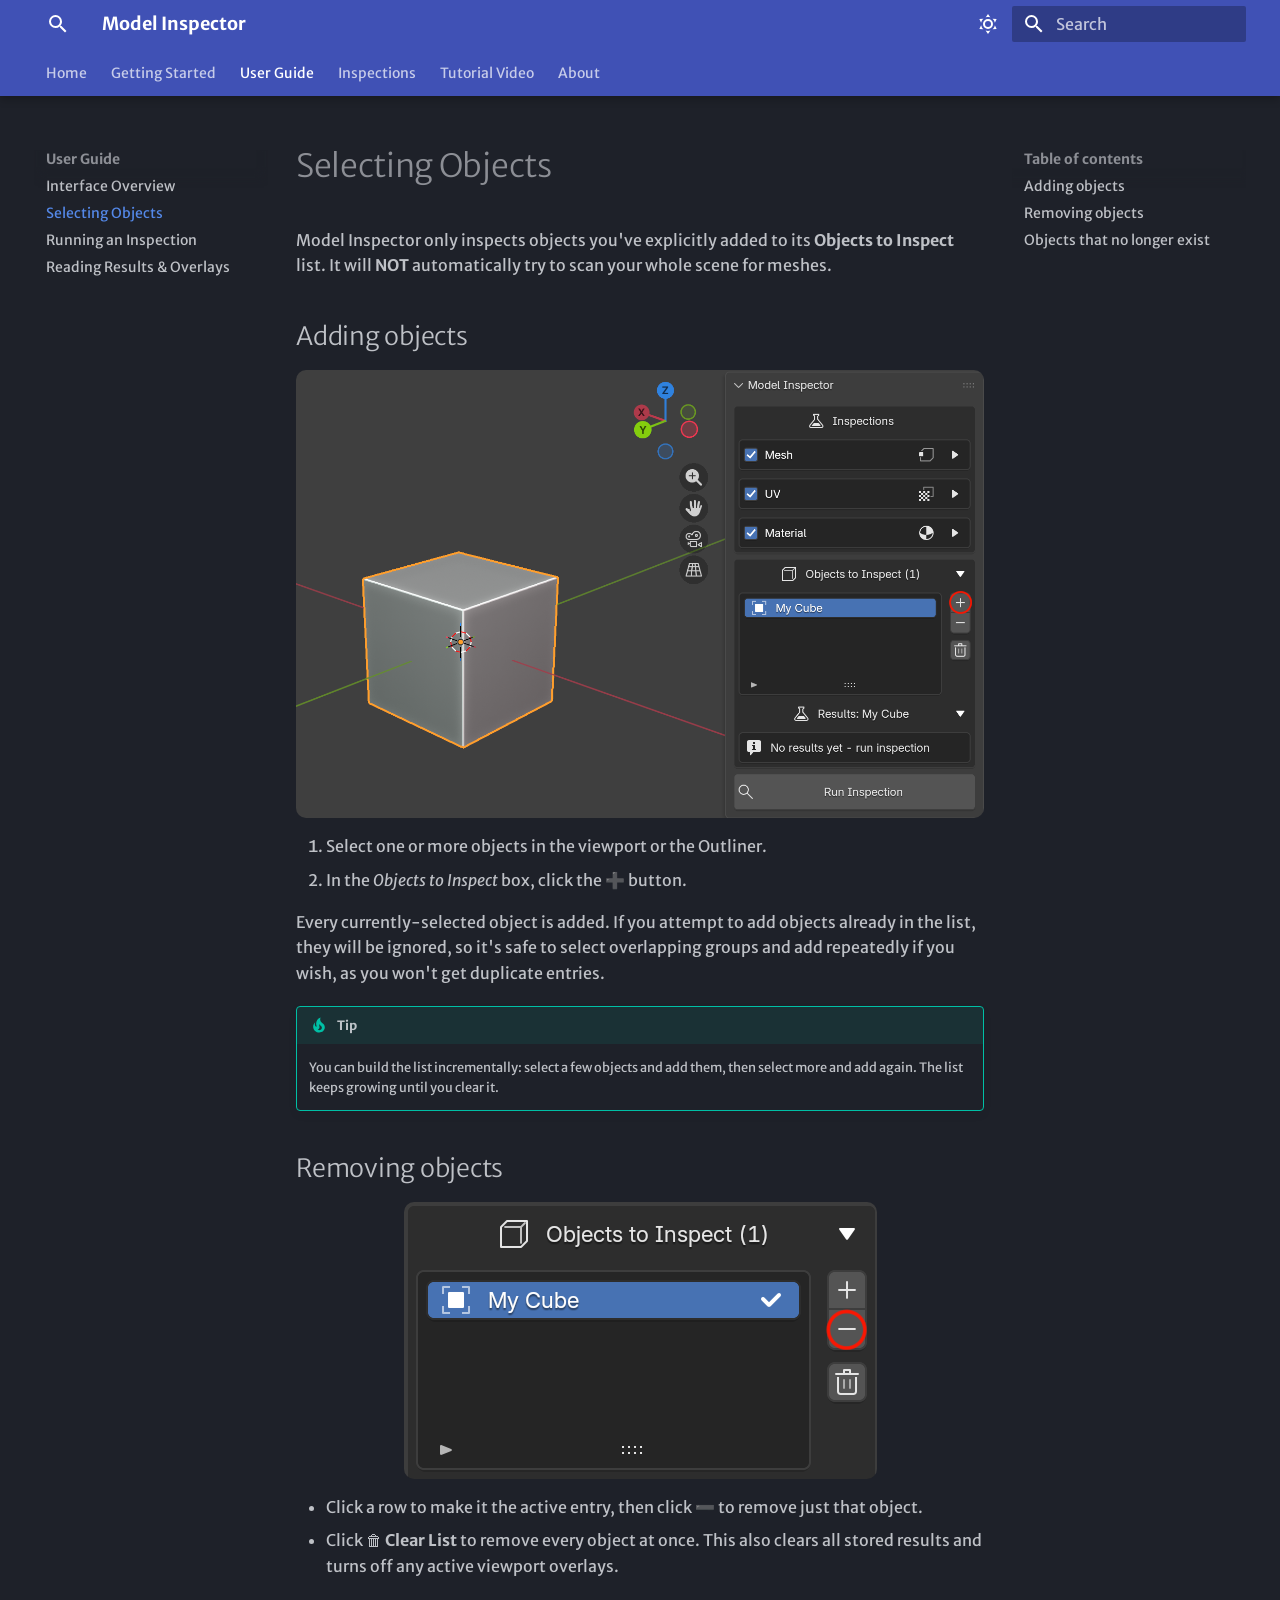
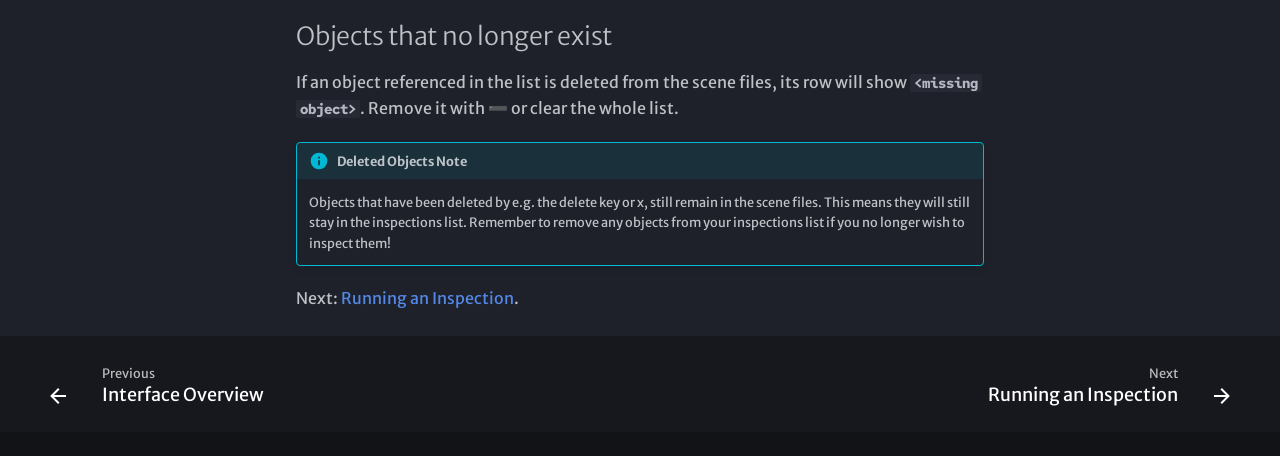
<file: user-guide/selecting-objects/index.html>
<!doctype html>
<html lang="en" class="no-js">
  <head>
    
      <meta charset="utf-8">
      <meta name="viewport" content="width=device-width,initial-scale=1">
      
        <meta name="description" content="Documentation for Model Inspector, a Blender add-on that validates meshes, UVs, and materials for common modeling mistakes.">
      
      
        <meta name="author" content="Ian Scheepers">
      
      
        <link rel="canonical" href="https://ianscheepers.github.io/Model-Inspector-Documentation/user-guide/selecting-objects/">
      
      
        <link rel="prev" href="../interface-overview/">
      
      
        <link rel="next" href="../running-inspections/">
      
      
        
      
      
      <link rel="icon" href="../../assets/images/favicon.svg">
      <meta name="generator" content="mkdocs-1.6.1, mkdocs-material-9.7.6">
    
    
      
        <title>Selecting Objects - Model Inspector</title>
      
    
    
      <link rel="stylesheet" href="../../assets/stylesheets/main.484c7ddc.min.css">
      
        
        <link rel="stylesheet" href="../../assets/stylesheets/palette.ab4e12ef.min.css">
      
      


    
    
      
    
    
      
        
        
        <link rel="preconnect" href="https://fonts.gstatic.com" crossorigin>
        <link rel="stylesheet" href="https://fonts.googleapis.com/css?family=Merriweather+Sans:300,300i,400,400i,700,700i%7CRed+Hat+Mono:400,400i,700,700i&display=fallback">
        <style>:root{--md-text-font:"Merriweather Sans";--md-code-font:"Red Hat Mono"}</style>
      
    
    
      <link rel="stylesheet" href="../../assets/stylesheets/extra.css">
    
    <script>__md_scope=new URL("../..",location),__md_hash=e=>[...e].reduce(((e,_)=>(e<<5)-e+_.charCodeAt(0)),0),__md_get=(e,_=localStorage,t=__md_scope)=>JSON.parse(_.getItem(t.pathname+"."+e)),__md_set=(e,_,t=localStorage,a=__md_scope)=>{try{t.setItem(a.pathname+"."+e,JSON.stringify(_))}catch(e){}}</script>
    
      

    
    
  </head>
  
  
    
    
      
    
    
    
    
    <body dir="ltr" data-md-color-scheme="slate" data-md-color-primary="indigo" data-md-color-accent="indigo">
  
    
    <input class="md-toggle" data-md-toggle="drawer" type="checkbox" id="__drawer" autocomplete="off">
    <input class="md-toggle" data-md-toggle="search" type="checkbox" id="__search" autocomplete="off">
    <label class="md-overlay" for="__drawer"></label>
    <div data-md-component="skip">
      
        
        <a href="#selecting-objects" class="md-skip">
          Skip to content
        </a>
      
    </div>
    <div data-md-component="announce">
      
    </div>
    
    
      

  

<header class="md-header md-header--shadow md-header--lifted" data-md-component="header">
  <nav class="md-header__inner md-grid" aria-label="Header">
    <a href="../.." title="Model Inspector" class="md-header__button md-logo" aria-label="Model Inspector" data-md-component="logo">
      
  
  <svg xmlns="http://www.w3.org/2000/svg" viewBox="0 0 24 24"><path d="M9.5 3A6.5 6.5 0 0 1 16 9.5c0 1.61-.59 3.09-1.56 4.23l.27.27h.79l5 5-1.5 1.5-5-5v-.79l-.27-.27A6.52 6.52 0 0 1 9.5 16 6.5 6.5 0 0 1 3 9.5 6.5 6.5 0 0 1 9.5 3m0 2C7 5 5 7 5 9.5S7 14 9.5 14 14 12 14 9.5 12 5 9.5 5"/></svg>

    </a>
    <label class="md-header__button md-icon" for="__drawer">
      
      <svg xmlns="http://www.w3.org/2000/svg" viewBox="0 0 24 24"><path d="M3 6h18v2H3zm0 5h18v2H3zm0 5h18v2H3z"/></svg>
    </label>
    <div class="md-header__title" data-md-component="header-title">
      <div class="md-header__ellipsis">
        <div class="md-header__topic">
          <span class="md-ellipsis">
            Model Inspector
          </span>
        </div>
        <div class="md-header__topic" data-md-component="header-topic">
          <span class="md-ellipsis">
            
              Selecting Objects
            
          </span>
        </div>
      </div>
    </div>
    
      
        <form class="md-header__option" data-md-component="palette">
  
    
    
    
    <input class="md-option" data-md-color-media="" data-md-color-scheme="slate" data-md-color-primary="indigo" data-md-color-accent="indigo"  aria-label="Switch to light mode"  type="radio" name="__palette" id="__palette_0">
    
      <label class="md-header__button md-icon" title="Switch to light mode" for="__palette_1" hidden>
        <svg xmlns="http://www.w3.org/2000/svg" viewBox="0 0 24 24"><path d="M12 7a5 5 0 0 1 5 5 5 5 0 0 1-5 5 5 5 0 0 1-5-5 5 5 0 0 1 5-5m0 2a3 3 0 0 0-3 3 3 3 0 0 0 3 3 3 3 0 0 0 3-3 3 3 0 0 0-3-3m0-7 2.39 3.42C13.65 5.15 12.84 5 12 5s-1.65.15-2.39.42zM3.34 7l4.16-.35A7.2 7.2 0 0 0 5.94 8.5c-.44.74-.69 1.5-.83 2.29zm.02 10 1.76-3.77a7.131 7.131 0 0 0 2.38 4.14zM20.65 7l-1.77 3.79a7.02 7.02 0 0 0-2.38-4.15zm-.01 10-4.14.36c.59-.51 1.12-1.14 1.54-1.86.42-.73.69-1.5.83-2.29zM12 22l-2.41-3.44c.74.27 1.55.44 2.41.44.82 0 1.63-.17 2.37-.44z"/></svg>
      </label>
    
  
    
    
    
    <input class="md-option" data-md-color-media="" data-md-color-scheme="default" data-md-color-primary="indigo" data-md-color-accent="indigo"  aria-label="Switch to dark mode"  type="radio" name="__palette" id="__palette_1">
    
      <label class="md-header__button md-icon" title="Switch to dark mode" for="__palette_0" hidden>
        <svg xmlns="http://www.w3.org/2000/svg" viewBox="0 0 24 24"><path d="m17.75 4.09-2.53 1.94.91 3.06-2.63-1.81-2.63 1.81.91-3.06-2.53-1.94L12.44 4l1.06-3 1.06 3zm3.5 6.91-1.64 1.25.59 1.98-1.7-1.17-1.7 1.17.59-1.98L15.75 11l2.06-.05L18.5 9l.69 1.95zm-2.28 4.95c.83-.08 1.72 1.1 1.19 1.85-.32.45-.66.87-1.08 1.27C15.17 23 8.84 23 4.94 19.07c-3.91-3.9-3.91-10.24 0-14.14.4-.4.82-.76 1.27-1.08.75-.53 1.93.36 1.85 1.19-.27 2.86.69 5.83 2.89 8.02a9.96 9.96 0 0 0 8.02 2.89m-1.64 2.02a12.08 12.08 0 0 1-7.8-3.47c-2.17-2.19-3.33-5-3.49-7.82-2.81 3.14-2.7 7.96.31 10.98 3.02 3.01 7.84 3.12 10.98.31"/></svg>
      </label>
    
  
</form>
      
    
    
      <script>var palette=__md_get("__palette");if(palette&&palette.color){if("(prefers-color-scheme)"===palette.color.media){var media=matchMedia("(prefers-color-scheme: light)"),input=document.querySelector(media.matches?"[data-md-color-media='(prefers-color-scheme: light)']":"[data-md-color-media='(prefers-color-scheme: dark)']");palette.color.media=input.getAttribute("data-md-color-media"),palette.color.scheme=input.getAttribute("data-md-color-scheme"),palette.color.primary=input.getAttribute("data-md-color-primary"),palette.color.accent=input.getAttribute("data-md-color-accent")}for(var[key,value]of Object.entries(palette.color))document.body.setAttribute("data-md-color-"+key,value)}</script>
    
    
    
      
      
        <label class="md-header__button md-icon" for="__search">
          
          <svg xmlns="http://www.w3.org/2000/svg" viewBox="0 0 24 24"><path d="M9.5 3A6.5 6.5 0 0 1 16 9.5c0 1.61-.59 3.09-1.56 4.23l.27.27h.79l5 5-1.5 1.5-5-5v-.79l-.27-.27A6.52 6.52 0 0 1 9.5 16 6.5 6.5 0 0 1 3 9.5 6.5 6.5 0 0 1 9.5 3m0 2C7 5 5 7 5 9.5S7 14 9.5 14 14 12 14 9.5 12 5 9.5 5"/></svg>
        </label>
        <div class="md-search" data-md-component="search" role="dialog">
  <label class="md-search__overlay" for="__search"></label>
  <div class="md-search__inner" role="search">
    <form class="md-search__form" name="search">
      <input type="text" class="md-search__input" name="query" aria-label="Search" placeholder="Search" autocapitalize="off" autocorrect="off" autocomplete="off" spellcheck="false" data-md-component="search-query" required>
      <label class="md-search__icon md-icon" for="__search">
        
        <svg xmlns="http://www.w3.org/2000/svg" viewBox="0 0 24 24"><path d="M9.5 3A6.5 6.5 0 0 1 16 9.5c0 1.61-.59 3.09-1.56 4.23l.27.27h.79l5 5-1.5 1.5-5-5v-.79l-.27-.27A6.52 6.52 0 0 1 9.5 16 6.5 6.5 0 0 1 3 9.5 6.5 6.5 0 0 1 9.5 3m0 2C7 5 5 7 5 9.5S7 14 9.5 14 14 12 14 9.5 12 5 9.5 5"/></svg>
        
        <svg xmlns="http://www.w3.org/2000/svg" viewBox="0 0 24 24"><path d="M20 11v2H8l5.5 5.5-1.42 1.42L4.16 12l7.92-7.92L13.5 5.5 8 11z"/></svg>
      </label>
      <nav class="md-search__options" aria-label="Search">
        
        <button type="reset" class="md-search__icon md-icon" title="Clear" aria-label="Clear" tabindex="-1">
          
          <svg xmlns="http://www.w3.org/2000/svg" viewBox="0 0 24 24"><path d="M19 6.41 17.59 5 12 10.59 6.41 5 5 6.41 10.59 12 5 17.59 6.41 19 12 13.41 17.59 19 19 17.59 13.41 12z"/></svg>
        </button>
      </nav>
      
        <div class="md-search__suggest" data-md-component="search-suggest"></div>
      
    </form>
    <div class="md-search__output">
      <div class="md-search__scrollwrap" tabindex="0" data-md-scrollfix>
        <div class="md-search-result" data-md-component="search-result">
          <div class="md-search-result__meta">
            Initializing search
          </div>
          <ol class="md-search-result__list" role="presentation"></ol>
        </div>
      </div>
    </div>
  </div>
</div>
      
    
    
  </nav>
  
    
      
<nav class="md-tabs" aria-label="Tabs" data-md-component="tabs">
  <div class="md-grid">
    <ul class="md-tabs__list">
      
        
  
  
  
  
    <li class="md-tabs__item">
      <a href="../.." class="md-tabs__link">
        
  
  
    
  
  Home

      </a>
    </li>
  

      
        
  
  
  
  
    
    
      <li class="md-tabs__item">
        <a href="../../getting-started/installation/" class="md-tabs__link">
          
  
  
    
  
  Getting Started

        </a>
      </li>
    
  

      
        
  
  
  
    
  
  
    
    
      <li class="md-tabs__item md-tabs__item--active">
        <a href="../interface-overview/" class="md-tabs__link">
          
  
  
    
  
  User Guide

        </a>
      </li>
    
  

      
        
  
  
  
  
    
    
      <li class="md-tabs__item">
        <a href="../../inspections/mesh-inspections/" class="md-tabs__link">
          
  
  
    
  
  Inspections

        </a>
      </li>
    
  

      
        
  
  
  
  
    <li class="md-tabs__item">
      <a href="../../tutorial-video/" class="md-tabs__link">
        
  
  
    
  
  Tutorial Video

      </a>
    </li>
  

      
        
  
  
  
  
    
    
      <li class="md-tabs__item">
        <a href="../../about/license/" class="md-tabs__link">
          
  
  
    
  
  About

        </a>
      </li>
    
  

      
    </ul>
  </div>
</nav>
    
  
</header>
    
    <div class="md-container" data-md-component="container">
      
      
        
      
      <main class="md-main" data-md-component="main">
        <div class="md-main__inner md-grid">
          
            
              
              <div class="md-sidebar md-sidebar--primary" data-md-component="sidebar" data-md-type="navigation" >
                <div class="md-sidebar__scrollwrap">
                  <div class="md-sidebar__inner">
                    


  


<nav class="md-nav md-nav--primary md-nav--lifted" aria-label="Navigation" data-md-level="0">
  <label class="md-nav__title" for="__drawer">
    <a href="../.." title="Model Inspector" class="md-nav__button md-logo" aria-label="Model Inspector" data-md-component="logo">
      
  
  <svg xmlns="http://www.w3.org/2000/svg" viewBox="0 0 24 24"><path d="M9.5 3A6.5 6.5 0 0 1 16 9.5c0 1.61-.59 3.09-1.56 4.23l.27.27h.79l5 5-1.5 1.5-5-5v-.79l-.27-.27A6.52 6.52 0 0 1 9.5 16 6.5 6.5 0 0 1 3 9.5 6.5 6.5 0 0 1 9.5 3m0 2C7 5 5 7 5 9.5S7 14 9.5 14 14 12 14 9.5 12 5 9.5 5"/></svg>

    </a>
    Model Inspector
  </label>
  
  <ul class="md-nav__list" data-md-scrollfix>
    
      
      
  
  
  
  
    <li class="md-nav__item">
      <a href="../.." class="md-nav__link">
        
  
  
  <span class="md-ellipsis">
    
  
    Home
  

    
  </span>
  
  

      </a>
    </li>
  

    
      
      
  
  
  
  
    
    
      
        
      
        
      
    
    
    
      
      
        
      
    
    
    <li class="md-nav__item md-nav__item--nested">
      
        
        
        <input class="md-nav__toggle md-toggle " type="checkbox" id="__nav_2" >
        
          
          <label class="md-nav__link" for="__nav_2" id="__nav_2_label" tabindex="0">
            
  
  
  <span class="md-ellipsis">
    
  
    Getting Started
  

    
  </span>
  
  

            <span class="md-nav__icon md-icon"></span>
          </label>
        
        <nav class="md-nav" data-md-level="1" aria-labelledby="__nav_2_label" aria-expanded="false">
          <label class="md-nav__title" for="__nav_2">
            <span class="md-nav__icon md-icon"></span>
            
  
    Getting Started
  

          </label>
          <ul class="md-nav__list" data-md-scrollfix>
            
              
                
  
  
  
  
    <li class="md-nav__item">
      <a href="../../getting-started/installation/" class="md-nav__link">
        
  
  
  <span class="md-ellipsis">
    
  
    Installation
  

    
  </span>
  
  

      </a>
    </li>
  

              
            
              
                
  
  
  
  
    <li class="md-nav__item">
      <a href="../../getting-started/quick-start/" class="md-nav__link">
        
  
  
  <span class="md-ellipsis">
    
  
    Quick Start
  

    
  </span>
  
  

      </a>
    </li>
  

              
            
          </ul>
        </nav>
      
    </li>
  

    
      
      
  
  
    
  
  
  
    
    
      
        
      
        
      
        
      
        
      
    
    
    
      
        
        
      
      
        
      
    
    
    <li class="md-nav__item md-nav__item--active md-nav__item--section md-nav__item--nested">
      
        
        
        <input class="md-nav__toggle md-toggle " type="checkbox" id="__nav_3" checked>
        
          
          <label class="md-nav__link" for="__nav_3" id="__nav_3_label" tabindex="">
            
  
  
  <span class="md-ellipsis">
    
  
    User Guide
  

    
  </span>
  
  

            <span class="md-nav__icon md-icon"></span>
          </label>
        
        <nav class="md-nav" data-md-level="1" aria-labelledby="__nav_3_label" aria-expanded="true">
          <label class="md-nav__title" for="__nav_3">
            <span class="md-nav__icon md-icon"></span>
            
  
    User Guide
  

          </label>
          <ul class="md-nav__list" data-md-scrollfix>
            
              
                
  
  
  
  
    <li class="md-nav__item">
      <a href="../interface-overview/" class="md-nav__link">
        
  
  
  <span class="md-ellipsis">
    
  
    Interface Overview
  

    
  </span>
  
  

      </a>
    </li>
  

              
            
              
                
  
  
    
  
  
  
    <li class="md-nav__item md-nav__item--active">
      
      <input class="md-nav__toggle md-toggle" type="checkbox" id="__toc">
      
      
        
      
      
        <label class="md-nav__link md-nav__link--active" for="__toc">
          
  
  
  <span class="md-ellipsis">
    
  
    Selecting Objects
  

    
  </span>
  
  

          <span class="md-nav__icon md-icon"></span>
        </label>
      
      <a href="./" class="md-nav__link md-nav__link--active">
        
  
  
  <span class="md-ellipsis">
    
  
    Selecting Objects
  

    
  </span>
  
  

      </a>
      
        

<nav class="md-nav md-nav--secondary" aria-label="Table of contents">
  
  
  
    
  
  
    <label class="md-nav__title" for="__toc">
      <span class="md-nav__icon md-icon"></span>
      Table of contents
    </label>
    <ul class="md-nav__list" data-md-component="toc" data-md-scrollfix>
      
        <li class="md-nav__item">
  <a href="#adding-objects" class="md-nav__link">
    <span class="md-ellipsis">
      
        Adding objects
      
    </span>
  </a>
  
</li>
      
        <li class="md-nav__item">
  <a href="#removing-objects" class="md-nav__link">
    <span class="md-ellipsis">
      
        Removing objects
      
    </span>
  </a>
  
</li>
      
        <li class="md-nav__item">
  <a href="#objects-that-no-longer-exist" class="md-nav__link">
    <span class="md-ellipsis">
      
        Objects that no longer exist
      
    </span>
  </a>
  
</li>
      
    </ul>
  
</nav>
      
    </li>
  

              
            
              
                
  
  
  
  
    <li class="md-nav__item">
      <a href="../running-inspections/" class="md-nav__link">
        
  
  
  <span class="md-ellipsis">
    
  
    Running an Inspection
  

    
  </span>
  
  

      </a>
    </li>
  

              
            
              
                
  
  
  
  
    <li class="md-nav__item">
      <a href="../results-and-overlays/" class="md-nav__link">
        
  
  
  <span class="md-ellipsis">
    
  
    Reading Results & Overlays
  

    
  </span>
  
  

      </a>
    </li>
  

              
            
          </ul>
        </nav>
      
    </li>
  

    
      
      
  
  
  
  
    
    
      
        
      
        
      
        
      
    
    
    
      
      
        
      
    
    
    <li class="md-nav__item md-nav__item--nested">
      
        
        
        <input class="md-nav__toggle md-toggle " type="checkbox" id="__nav_4" >
        
          
          <label class="md-nav__link" for="__nav_4" id="__nav_4_label" tabindex="0">
            
  
  
  <span class="md-ellipsis">
    
  
    Inspections
  

    
  </span>
  
  

            <span class="md-nav__icon md-icon"></span>
          </label>
        
        <nav class="md-nav" data-md-level="1" aria-labelledby="__nav_4_label" aria-expanded="false">
          <label class="md-nav__title" for="__nav_4">
            <span class="md-nav__icon md-icon"></span>
            
  
    Inspections
  

          </label>
          <ul class="md-nav__list" data-md-scrollfix>
            
              
                
  
  
  
  
    <li class="md-nav__item">
      <a href="../../inspections/mesh-inspections/" class="md-nav__link">
        
  
  
  <span class="md-ellipsis">
    
  
    Mesh Inspections
  

    
  </span>
  
  

      </a>
    </li>
  

              
            
              
                
  
  
  
  
    <li class="md-nav__item">
      <a href="../../inspections/uv-inspections/" class="md-nav__link">
        
  
  
  <span class="md-ellipsis">
    
  
    UV Inspections
  

    
  </span>
  
  

      </a>
    </li>
  

              
            
              
                
  
  
  
  
    <li class="md-nav__item">
      <a href="../../inspections/material-inspections/" class="md-nav__link">
        
  
  
  <span class="md-ellipsis">
    
  
    Material Inspections
  

    
  </span>
  
  

      </a>
    </li>
  

              
            
          </ul>
        </nav>
      
    </li>
  

    
      
      
  
  
  
  
    <li class="md-nav__item">
      <a href="../../tutorial-video/" class="md-nav__link">
        
  
  
  <span class="md-ellipsis">
    
  
    Tutorial Video
  

    
  </span>
  
  

      </a>
    </li>
  

    
      
      
  
  
  
  
    
    
      
        
      
    
    
    
      
      
        
      
    
    
    <li class="md-nav__item md-nav__item--nested">
      
        
        
        <input class="md-nav__toggle md-toggle " type="checkbox" id="__nav_6" >
        
          
          <label class="md-nav__link" for="__nav_6" id="__nav_6_label" tabindex="0">
            
  
  
  <span class="md-ellipsis">
    
  
    About
  

    
  </span>
  
  

            <span class="md-nav__icon md-icon"></span>
          </label>
        
        <nav class="md-nav" data-md-level="1" aria-labelledby="__nav_6_label" aria-expanded="false">
          <label class="md-nav__title" for="__nav_6">
            <span class="md-nav__icon md-icon"></span>
            
  
    About
  

          </label>
          <ul class="md-nav__list" data-md-scrollfix>
            
              
                
  
  
  
  
    <li class="md-nav__item">
      <a href="../../about/license/" class="md-nav__link">
        
  
  
  <span class="md-ellipsis">
    
  
    License
  

    
  </span>
  
  

      </a>
    </li>
  

              
            
          </ul>
        </nav>
      
    </li>
  

    
  </ul>
</nav>
                  </div>
                </div>
              </div>
            
            
              
              <div class="md-sidebar md-sidebar--secondary" data-md-component="sidebar" data-md-type="toc" >
                <div class="md-sidebar__scrollwrap">
                  <div class="md-sidebar__inner">
                    

<nav class="md-nav md-nav--secondary" aria-label="Table of contents">
  
  
  
    
  
  
    <label class="md-nav__title" for="__toc">
      <span class="md-nav__icon md-icon"></span>
      Table of contents
    </label>
    <ul class="md-nav__list" data-md-component="toc" data-md-scrollfix>
      
        <li class="md-nav__item">
  <a href="#adding-objects" class="md-nav__link">
    <span class="md-ellipsis">
      
        Adding objects
      
    </span>
  </a>
  
</li>
      
        <li class="md-nav__item">
  <a href="#removing-objects" class="md-nav__link">
    <span class="md-ellipsis">
      
        Removing objects
      
    </span>
  </a>
  
</li>
      
        <li class="md-nav__item">
  <a href="#objects-that-no-longer-exist" class="md-nav__link">
    <span class="md-ellipsis">
      
        Objects that no longer exist
      
    </span>
  </a>
  
</li>
      
    </ul>
  
</nav>
                  </div>
                </div>
              </div>
            
          
          
            <div class="md-content" data-md-component="content">
              
              <article class="md-content__inner md-typeset">
                
                  



<h1 id="selecting-objects">Selecting Objects<a class="headerlink" href="#selecting-objects" title="Permanent link">&para;</a></h1>
<p>Model Inspector only inspects objects you've explicitly added to its <strong>Objects to Inspect</strong> list. It will <strong>NOT</strong> automatically try to scan your whole scene for meshes. </p>
<h2 id="adding-objects">Adding objects<a class="headerlink" href="#adding-objects" title="Permanent link">&para;</a></h2>
<p><img alt="The Model Inspector panel with the Add Object button highlighted" src="../../assets/images/getting-started-add-objects-to-inspect.png" style="display: block; margin: 0 auto;" /></p>
<ol>
<li>Select one or more objects in the viewport or the Outliner.</li>
<li>In the <em>Objects to Inspect</em> box, click the ➕ button.</li>
</ol>
<p>Every currently-selected object is added. If you attempt to add objects already in the list, they will be ignored, so it's safe to select overlapping groups and add repeatedly if you wish, as you won't get duplicate entries.</p>
<div class="admonition tip">
<p class="admonition-title">Tip</p>
<p>You can build the list incrementally: select a few objects and add them, then select more and add again. The list keeps growing until you clear it.</p>
</div>
<h2 id="removing-objects">Removing objects<a class="headerlink" href="#removing-objects" title="Permanent link">&para;</a></h2>
<p><img alt="The Model Inspector panel with the Add Object button highlighted" src="../../assets/images/removing-an-object.png" style="display: block; margin: 0 auto;" /></p>
<ul>
<li>Click a row to make it the active entry, then click ➖ to remove just that object.</li>
<li>Click 🗑 <strong>Clear List</strong> to remove every object at once. This also clears all stored results and turns off any active viewport overlays.</li>
</ul>
<h2 id="objects-that-no-longer-exist">Objects that no longer exist<a class="headerlink" href="#objects-that-no-longer-exist" title="Permanent link">&para;</a></h2>
<p>If an object referenced in the list is deleted from the scene files, its row will show <strong><code>&lt;missing object&gt;</code></strong>. Remove it with ➖ or clear the whole list.</p>
<div class="admonition info">
<p class="admonition-title">Deleted Objects Note</p>
<p>Objects that have been deleted by e.g. the delete key or x, still remain in the scene files. This means they will still stay in the inspections list. Remember to remove any objects from your inspections list if you no longer wish to inspect them!</p>
</div>
<p>Next: <a href="../running-inspections/">Running an Inspection</a>.</p>












                
              </article>
            </div>
          
          
  <script>var tabs=__md_get("__tabs");if(Array.isArray(tabs))e:for(var set of document.querySelectorAll(".tabbed-set")){var labels=set.querySelector(".tabbed-labels");for(var tab of tabs)for(var label of labels.getElementsByTagName("label"))if(label.innerText.trim()===tab){var input=document.getElementById(label.htmlFor);input.checked=!0;continue e}}</script>

<script>var target=document.getElementById(location.hash.slice(1));target&&target.name&&(target.checked=target.name.startsWith("__tabbed_"))</script>
        </div>
        
          <button type="button" class="md-top md-icon" data-md-component="top" hidden>
  
  <svg xmlns="http://www.w3.org/2000/svg" viewBox="0 0 24 24"><path d="M13 20h-2V8l-5.5 5.5-1.42-1.42L12 4.16l7.92 7.92-1.42 1.42L13 8z"/></svg>
  Back to top
</button>
        
      </main>
      
        <footer class="md-footer">
  
    
      
      <nav class="md-footer__inner md-grid" aria-label="Footer" >
        
          
          <a href="../interface-overview/" class="md-footer__link md-footer__link--prev" aria-label="Previous: Interface Overview">
            <div class="md-footer__button md-icon">
              
              <svg xmlns="http://www.w3.org/2000/svg" viewBox="0 0 24 24"><path d="M20 11v2H8l5.5 5.5-1.42 1.42L4.16 12l7.92-7.92L13.5 5.5 8 11z"/></svg>
            </div>
            <div class="md-footer__title">
              <span class="md-footer__direction">
                Previous
              </span>
              <div class="md-ellipsis">
                Interface Overview
              </div>
            </div>
          </a>
        
        
          
          <a href="../running-inspections/" class="md-footer__link md-footer__link--next" aria-label="Next: Running an Inspection">
            <div class="md-footer__title">
              <span class="md-footer__direction">
                Next
              </span>
              <div class="md-ellipsis">
                Running an Inspection
              </div>
            </div>
            <div class="md-footer__button md-icon">
              
              <svg xmlns="http://www.w3.org/2000/svg" viewBox="0 0 24 24"><path d="M4 11v2h12l-5.5 5.5 1.42 1.42L19.84 12l-7.92-7.92L10.5 5.5 16 11z"/></svg>
            </div>
          </a>
        
      </nav>
    
  
  <div class="md-footer-meta md-typeset">
    <div class="md-footer-meta__inner md-grid">
      <div class="md-copyright">
  
  
</div>
      
    </div>
  </div>
</footer>
      
    </div>
    <div class="md-dialog" data-md-component="dialog">
      <div class="md-dialog__inner md-typeset"></div>
    </div>
    
    
    
      
      
      <script id="__config" type="application/json">{"annotate": null, "base": "../..", "features": ["navigation.tabs", "navigation.tabs.sticky", "navigation.sections", "navigation.indexes", "navigation.top", "navigation.footer", "toc.follow", "search.suggest", "search.highlight", "content.code.copy", "content.tabs.link"], "search": "../../assets/javascripts/workers/search.2c215733.min.js", "tags": null, "translations": {"clipboard.copied": "Copied to clipboard", "clipboard.copy": "Copy to clipboard", "search.result.more.one": "1 more on this page", "search.result.more.other": "# more on this page", "search.result.none": "No matching documents", "search.result.one": "1 matching document", "search.result.other": "# matching documents", "search.result.placeholder": "Type to start searching", "search.result.term.missing": "Missing", "select.version": "Select version"}, "version": null}</script>
    
    
      <script src="../../assets/javascripts/bundle.79ae519e.min.js"></script>
      
    
  </body>
</html>
</file>
<file: assets/stylesheets/extra.css>
.md-typeset img {
  border-radius: 0.5rem;
}

.video-wrapper {
  position: relative;
  width: 100%;
  padding-bottom: 56.25%; /* 16:9 */
  height: 0;
  overflow: hidden;
  border-radius: 0.5rem;
}

.video-wrapper iframe {
  position: absolute;
  top: 0;
  left: 0;
  width: 100%;
  height: 100%;
  border: 0;
}
</file>
<file: assets/stylesheets/main.484c7ddc.min.css>
@charset "UTF-8";html{-webkit-text-size-adjust:none;-moz-text-size-adjust:none;text-size-adjust:none;box-sizing:border-box}*,:after,:before{box-sizing:inherit}@media (prefers-reduced-motion){*,:after,:before{transition:none!important}}body{margin:0}a,button,input,label{-webkit-tap-highlight-color:transparent}a{color:inherit;text-decoration:none}hr{border:0;box-sizing:initial;display:block;height:.05rem;overflow:visible;padding:0}small{font-size:80%}sub,sup{line-height:1em}img{border-style:none}table{border-collapse:initial;border-spacing:0}td,th{font-weight:400;vertical-align:top}button{background:#0000;border:0;font-family:inherit;font-size:inherit;margin:0;padding:0}input{border:0;outline:none}:root{--md-primary-fg-color:#4051b5;--md-primary-fg-color--light:#5d6cc0;--md-primary-fg-color--dark:#303fa1;--md-primary-bg-color:#fff;--md-primary-bg-color--light:#ffffffb3;--md-accent-fg-color:#526cfe;--md-accent-fg-color--transparent:#526cfe1a;--md-accent-bg-color:#fff;--md-accent-bg-color--light:#ffffffb3}[data-md-color-scheme=default]{color-scheme:light}[data-md-color-scheme=default] img[src$="#gh-dark-mode-only"],[data-md-color-scheme=default] img[src$="#only-dark"]{display:none}:root,[data-md-color-scheme=default]{--md-hue:225deg;--md-default-fg-color:#000000de;--md-default-fg-color--light:#0000008a;--md-default-fg-color--lighter:#00000052;--md-default-fg-color--lightest:#00000012;--md-default-bg-color:#fff;--md-default-bg-color--light:#ffffffb3;--md-default-bg-color--lighter:#ffffff4d;--md-default-bg-color--lightest:#ffffff1f;--md-code-fg-color:#36464e;--md-code-bg-color:#f5f5f5;--md-code-bg-color--light:#f5f5f5b3;--md-code-bg-color--lighter:#f5f5f54d;--md-code-hl-color:#4287ff;--md-code-hl-color--light:#4287ff1a;--md-code-hl-number-color:#d52a2a;--md-code-hl-special-color:#db1457;--md-code-hl-function-color:#a846b9;--md-code-hl-constant-color:#6e59d9;--md-code-hl-keyword-color:#3f6ec6;--md-code-hl-string-color:#1c7d4d;--md-code-hl-name-color:var(--md-code-fg-color);--md-code-hl-operator-color:var(--md-default-fg-color--light);--md-code-hl-punctuation-color:var(--md-default-fg-color--light);--md-code-hl-comment-color:var(--md-default-fg-color--light);--md-code-hl-generic-color:var(--md-default-fg-color--light);--md-code-hl-variable-color:var(--md-default-fg-color--light);--md-typeset-color:var(--md-default-fg-color);--md-typeset-a-color:var(--md-primary-fg-color);--md-typeset-del-color:#f5503d26;--md-typeset-ins-color:#0bd57026;--md-typeset-kbd-color:#fafafa;--md-typeset-kbd-accent-color:#fff;--md-typeset-kbd-border-color:#b8b8b8;--md-typeset-mark-color:#ffff0080;--md-typeset-table-color:#0000001f;--md-typeset-table-color--light:rgba(0,0,0,.035);--md-admonition-fg-color:var(--md-default-fg-color);--md-admonition-bg-color:var(--md-default-bg-color);--md-warning-fg-color:#000000de;--md-warning-bg-color:#ff9;--md-footer-fg-color:#fff;--md-footer-fg-color--light:#ffffffb3;--md-footer-fg-color--lighter:#ffffff73;--md-footer-bg-color:#000000de;--md-footer-bg-color--dark:#00000052;--md-shadow-z1:0 0.2rem 0.5rem #0000000d,0 0 0.05rem #0000001a;--md-shadow-z2:0 0.2rem 0.5rem #0000001a,0 0 0.05rem #00000040;--md-shadow-z3:0 0.2rem 0.5rem #0003,0 0 0.05rem #00000059}.md-icon svg{fill:currentcolor;display:block;height:1.2rem;width:1.2rem}body{-webkit-font-smoothing:antialiased;-moz-osx-font-smoothing:grayscale;--md-text-font-family:var(--md-text-font,_),-apple-system,BlinkMacSystemFont,Helvetica,Arial,sans-serif;--md-code-font-family:var(--md-code-font,_),SFMono-Regular,Consolas,Menlo,monospace}aside,body,input{font-feature-settings:"kern","liga";color:var(--md-typeset-color);font-family:var(--md-text-font-family)}code,kbd,pre{font-feature-settings:"kern";font-family:var(--md-code-font-family)}:root{--md-typeset-table-sort-icon:url('data:image/svg+xml;charset=utf-8,<svg xmlns="http://www.w3.org/2000/svg" viewBox="0 0 24 24"><path d="m18 21-4-4h3V7h-3l4-4 4 4h-3v10h3M2 19v-2h10v2M2 13v-2h7v2M2 7V5h4v2z"/></svg>');--md-typeset-table-sort-icon--asc:url('data:image/svg+xml;charset=utf-8,<svg xmlns="http://www.w3.org/2000/svg" viewBox="0 0 24 24"><path d="M19 17h3l-4 4-4-4h3V3h2M2 17h10v2H2M6 5v2H2V5m0 6h7v2H2z"/></svg>');--md-typeset-table-sort-icon--desc:url('data:image/svg+xml;charset=utf-8,<svg xmlns="http://www.w3.org/2000/svg" viewBox="0 0 24 24"><path d="M19 7h3l-4-4-4 4h3v14h2M2 17h10v2H2M6 5v2H2V5m0 6h7v2H2z"/></svg>')}.md-typeset{-webkit-print-color-adjust:exact;color-adjust:exact;font-size:.8rem;line-height:1.6;overflow-wrap:break-word}@media print{.md-typeset{font-size:.68rem}}.md-typeset blockquote,.md-typeset dl,.md-typeset figure,.md-typeset ol,.md-typeset pre,.md-typeset ul{margin-bottom:1em;margin-top:1em}.md-typeset h1{color:var(--md-default-fg-color--light);font-size:2em;line-height:1.3;margin:0 0 1.25em}.md-typeset h1,.md-typeset h2{font-weight:300;letter-spacing:-.01em}.md-typeset h2{font-size:1.5625em;line-height:1.4;margin:1.6em 0 .64em}.md-typeset h3{font-size:1.25em;font-weight:400;letter-spacing:-.01em;line-height:1.5;margin:1.6em 0 .8em}.md-typeset h2+h3{margin-top:.8em}.md-typeset h4{font-weight:700;letter-spacing:-.01em;margin:1em 0}.md-typeset h5,.md-typeset h6{color:var(--md-default-fg-color--light);font-size:.8em;font-weight:700;letter-spacing:-.01em;margin:1.25em 0}.md-typeset h5{text-transform:uppercase}.md-typeset h5 code{text-transform:none}.md-typeset hr{border-bottom:.05rem solid var(--md-default-fg-color--lightest);display:flow-root;margin:1.5em 0}.md-typeset a{color:var(--md-typeset-a-color);word-break:break-word}.md-typeset a,.md-typeset a:before{transition:color 125ms}.md-typeset a:focus,.md-typeset a:hover{color:var(--md-accent-fg-color)}.md-typeset a:focus code,.md-typeset a:hover code{background-color:var(--md-accent-fg-color--transparent);color:var(--md-accent-fg-color)}.md-typeset a code{color:var(--md-typeset-a-color)}.md-typeset a.focus-visible{outline-color:var(--md-accent-fg-color);outline-offset:.2rem}.md-typeset code,.md-typeset kbd,.md-typeset pre{color:var(--md-code-fg-color);direction:ltr;font-variant-ligatures:none;transition:background-color 125ms}@media print{.md-typeset code,.md-typeset kbd,.md-typeset pre{white-space:pre-wrap}}.md-typeset code{background-color:var(--md-code-bg-color);border-radius:.1rem;-webkit-box-decoration-break:clone;box-decoration-break:clone;font-size:.85em;padding:0 .2941176471em;transition:color 125ms,background-color 125ms;word-break:break-word}.md-typeset code:not(.focus-visible){-webkit-tap-highlight-color:transparent;outline:none}.md-typeset pre{display:flow-root;line-height:1.4;position:relative}.md-typeset pre>code{-webkit-box-decoration-break:slice;box-decoration-break:slice;box-shadow:none;display:block;margin:0;outline-color:var(--md-accent-fg-color);overflow:auto;padding:.7720588235em 1.1764705882em;scrollbar-color:var(--md-default-fg-color--lighter) #0000;scrollbar-width:thin;touch-action:auto;word-break:normal}.md-typeset pre>code:hover{scrollbar-color:var(--md-accent-fg-color) #0000}.md-typeset pre>code::-webkit-scrollbar{height:.2rem;width:.2rem}.md-typeset pre>code::-webkit-scrollbar-thumb{background-color:var(--md-default-fg-color--lighter)}.md-typeset pre>code::-webkit-scrollbar-thumb:hover{background-color:var(--md-accent-fg-color)}.md-typeset kbd{background-color:var(--md-typeset-kbd-color);border-radius:.1rem;box-shadow:0 .1rem 0 .05rem var(--md-typeset-kbd-border-color),0 .1rem 0 var(--md-typeset-kbd-border-color),0 -.1rem .2rem var(--md-typeset-kbd-accent-color) inset;color:var(--md-default-fg-color);display:inline-block;font-size:.75em;padding:0 .6666666667em;vertical-align:text-top;word-break:break-word}.md-typeset mark{background-color:var(--md-typeset-mark-color);-webkit-box-decoration-break:clone;box-decoration-break:clone;color:inherit;word-break:break-word}.md-typeset abbr{cursor:help;text-decoration:none}.md-typeset [data-preview],.md-typeset abbr{border-bottom:.05rem dotted var(--md-default-fg-color--light)}.md-typeset small{opacity:.75}[dir=ltr] .md-typeset sub,[dir=ltr] .md-typeset sup{margin-left:.078125em}[dir=rtl] .md-typeset sub,[dir=rtl] .md-typeset sup{margin-right:.078125em}[dir=ltr] .md-typeset blockquote{padding-left:.6rem}[dir=rtl] .md-typeset blockquote{padding-right:.6rem}[dir=ltr] .md-typeset blockquote{border-left:.2rem solid var(--md-default-fg-color--lighter)}[dir=rtl] .md-typeset blockquote{border-right:.2rem solid var(--md-default-fg-color--lighter)}.md-typeset blockquote{color:var(--md-default-fg-color--light);margin-left:0;margin-right:0}.md-typeset ul{list-style-type:disc}.md-typeset ul[type]{list-style-type:revert-layer}[dir=ltr] .md-typeset ol,[dir=ltr] .md-typeset ul{margin-left:.625em}[dir=rtl] .md-typeset ol,[dir=rtl] .md-typeset ul{margin-right:.625em}.md-typeset ol,.md-typeset ul{padding:0}.md-typeset ol:not([hidden]),.md-typeset ul:not([hidden]){display:flow-root}.md-typeset ol ol,.md-typeset ul ol{list-style-type:lower-alpha}.md-typeset ol ol ol,.md-typeset ul ol ol{list-style-type:lower-roman}.md-typeset ol ol ol ol,.md-typeset ul ol ol ol{list-style-type:upper-alpha}.md-typeset ol ol ol ol ol,.md-typeset ul ol ol ol ol{list-style-type:upper-roman}.md-typeset ol[type],.md-typeset ul[type]{list-style-type:revert-layer}[dir=ltr] .md-typeset ol li,[dir=ltr] .md-typeset ul li{margin-left:1.25em}[dir=rtl] .md-typeset ol li,[dir=rtl] .md-typeset ul li{margin-right:1.25em}.md-typeset ol li,.md-typeset ul li{margin-bottom:.5em}.md-typeset ol li blockquote,.md-typeset ol li p,.md-typeset ul li blockquote,.md-typeset ul li p{margin:.5em 0}.md-typeset ol li:last-child,.md-typeset ul li:last-child{margin-bottom:0}[dir=ltr] .md-typeset ol li ol,[dir=ltr] .md-typeset ol li ul,[dir=ltr] .md-typeset ul li ol,[dir=ltr] .md-typeset ul li ul{margin-left:.625em}[dir=rtl] .md-typeset ol li ol,[dir=rtl] .md-typeset ol li ul,[dir=rtl] .md-typeset ul li ol,[dir=rtl] .md-typeset ul li ul{margin-right:.625em}.md-typeset ol li ol,.md-typeset ol li ul,.md-typeset ul li ol,.md-typeset ul li ul{margin-bottom:.5em;margin-top:.5em}[dir=ltr] .md-typeset dd{margin-left:1.875em}[dir=rtl] .md-typeset dd{margin-right:1.875em}.md-typeset dd{margin-bottom:1.5em;margin-top:1em}.md-typeset img,.md-typeset svg,.md-typeset video{height:auto;max-width:100%}.md-typeset img[align=left]{margin:1em 1em 1em 0}.md-typeset img[align=right]{margin:1em 0 1em 1em}.md-typeset img[align]:only-child{margin-top:0}.md-typeset figure{display:flow-root;margin:1em auto;max-width:100%;text-align:center;width:fit-content}.md-typeset figure img{display:block;margin:0 auto}.md-typeset figcaption{font-style:italic;margin:1em auto;max-width:24rem}.md-typeset iframe{max-width:100%}.md-typeset table:not([class]){background-color:var(--md-default-bg-color);border:.05rem solid var(--md-typeset-table-color);border-radius:.1rem;display:inline-block;font-size:.64rem;max-width:100%;overflow:auto;touch-action:auto}@media print{.md-typeset table:not([class]){display:table}}.md-typeset table:not([class])+*{margin-top:1.5em}.md-typeset table:not([class]) td>:first-child,.md-typeset table:not([class]) th>:first-child{margin-top:0}.md-typeset table:not([class]) td>:last-child,.md-typeset table:not([class]) th>:last-child{margin-bottom:0}.md-typeset table:not([class]) td:not([align]),.md-typeset table:not([class]) th:not([align]){text-align:left}[dir=rtl] .md-typeset table:not([class]) td:not([align]),[dir=rtl] .md-typeset table:not([class]) th:not([align]){text-align:right}.md-typeset table:not([class]) th{font-weight:700;min-width:5rem;padding:.9375em 1.25em;vertical-align:top}.md-typeset table:not([class]) td{border-top:.05rem solid var(--md-typeset-table-color);padding:.9375em 1.25em;vertical-align:top}.md-typeset table:not([class]) tbody tr{transition:background-color 125ms}.md-typeset table:not([class]) tbody tr:hover{background-color:var(--md-typeset-table-color--light);box-shadow:0 .05rem 0 var(--md-default-bg-color) inset}.md-typeset table:not([class]) a{word-break:normal}.md-typeset table th[role=columnheader]{cursor:pointer}[dir=ltr] .md-typeset table th[role=columnheader]:after{margin-left:.5em}[dir=rtl] .md-typeset table th[role=columnheader]:after{margin-right:.5em}.md-typeset table th[role=columnheader]:after{content:"";display:inline-block;height:1.2em;-webkit-mask-image:var(--md-typeset-table-sort-icon);mask-image:var(--md-typeset-table-sort-icon);-webkit-mask-repeat:no-repeat;mask-repeat:no-repeat;-webkit-mask-size:contain;mask-size:contain;transition:background-color 125ms;vertical-align:text-bottom;width:1.2em}.md-typeset table th[role=columnheader]:hover:after{background-color:var(--md-default-fg-color--lighter)}.md-typeset table th[role=columnheader][aria-sort=ascending]:after{background-color:var(--md-default-fg-color--light);-webkit-mask-image:var(--md-typeset-table-sort-icon--asc);mask-image:var(--md-typeset-table-sort-icon--asc)}.md-typeset table th[role=columnheader][aria-sort=descending]:after{background-color:var(--md-default-fg-color--light);-webkit-mask-image:var(--md-typeset-table-sort-icon--desc);mask-image:var(--md-typeset-table-sort-icon--desc)}.md-typeset__scrollwrap{margin:1em -.8rem;overflow-x:auto;touch-action:auto}.md-typeset__table{display:inline-block;margin-bottom:.5em;padding:0 .8rem}@media print{.md-typeset__table{display:block}}html .md-typeset__table table{display:table;margin:0;overflow:hidden;width:100%}@media screen and (max-width:44.984375em){.md-content__inner>pre{margin:1em -.8rem}.md-content__inner>pre code{border-radius:0}}.md-typeset .md-author{border-radius:100%;display:block;flex-shrink:0;height:1.6rem;overflow:hidden;position:relative;transition:color 125ms,transform 125ms;width:1.6rem}.md-typeset .md-author img{display:block}.md-typeset .md-author--more{background:var(--md-default-fg-color--lightest);color:var(--md-default-fg-color--lighter);font-size:.6rem;font-weight:700;line-height:1.6rem;text-align:center}.md-typeset .md-author--long{height:2.4rem;width:2.4rem}.md-typeset a.md-author{transform:scale(1)}.md-typeset a.md-author img{border-radius:100%;filter:grayscale(100%) opacity(75%);transition:filter 125ms}.md-typeset a.md-author:focus,.md-typeset a.md-author:hover{transform:scale(1.1);z-index:1}.md-typeset a.md-author:focus img,.md-typeset a.md-author:hover img{filter:grayscale(0)}.md-banner{background-color:var(--md-footer-bg-color);color:var(--md-footer-fg-color);overflow:auto}@media print{.md-banner{display:none}}.md-banner--warning{background-color:var(--md-warning-bg-color);color:var(--md-warning-fg-color)}.md-banner__inner{font-size:.7rem;margin:.6rem auto;padding:0 .8rem}[dir=ltr] .md-banner__button{float:right}[dir=rtl] .md-banner__button{float:left}.md-banner__button{color:inherit;cursor:pointer;transition:opacity .25s}.no-js .md-banner__button{display:none}.md-banner__button:hover{opacity:.7}html{font-size:125%;height:100%;overflow-x:hidden}@media screen and (min-width:100em){html{font-size:137.5%}}@media screen and (min-width:125em){html{font-size:150%}}body{background-color:var(--md-default-bg-color);display:flex;flex-direction:column;font-size:.5rem;min-height:100%;position:relative;width:100%}@media print{body{display:block}}@media screen and (max-width:59.984375em){body[data-md-scrolllock]{position:fixed}}.md-grid{margin-left:auto;margin-right:auto;max-width:61rem}.md-container{display:flex;flex-direction:column;flex-grow:1}@media print{.md-container{display:block}}.md-main{flex-grow:1}.md-main__inner{display:flex;height:100%;margin-top:1.5rem}.md-ellipsis{overflow:hidden;text-overflow:ellipsis}.md-toggle{display:none}.md-option{height:0;opacity:0;position:absolute;width:0}.md-option:checked+label:not([hidden]){display:block}.md-option.focus-visible+label{outline-color:var(--md-accent-fg-color);outline-style:auto}.md-skip{background-color:var(--md-default-fg-color);border-radius:.1rem;color:var(--md-default-bg-color);font-size:.64rem;margin:.5rem;opacity:0;outline-color:var(--md-accent-fg-color);padding:.3rem .5rem;position:fixed;transform:translateY(.4rem);z-index:-1}.md-skip:focus{opacity:1;transform:translateY(0);transition:transform .25s cubic-bezier(.4,0,.2,1),opacity 175ms 75ms;z-index:10}@page{margin:25mm}:root{--md-clipboard-icon:url('data:image/svg+xml;charset=utf-8,<svg xmlns="http://www.w3.org/2000/svg" viewBox="0 0 24 24"><path d="M19 21H8V7h11m0-2H8a2 2 0 0 0-2 2v14a2 2 0 0 0 2 2h11a2 2 0 0 0 2-2V7a2 2 0 0 0-2-2m-3-4H4a2 2 0 0 0-2 2v14h2V3h12z"/></svg>')}.md-clipboard{border-radius:.1rem;color:var(--md-default-fg-color--lightest);cursor:pointer;height:1.5em;outline-color:var(--md-accent-fg-color);outline-offset:.1rem;transition:color .25s;width:1.5em;z-index:1}@media print{.md-clipboard{display:none}}.md-clipboard:not(.focus-visible){-webkit-tap-highlight-color:transparent;outline:none}:hover>.md-clipboard{color:var(--md-default-fg-color--light)}.md-clipboard:focus,.md-clipboard:hover{color:var(--md-accent-fg-color)}.md-clipboard:after{background-color:currentcolor;content:"";display:block;height:1.125em;margin:0 auto;-webkit-mask-image:var(--md-clipboard-icon);mask-image:var(--md-clipboard-icon);-webkit-mask-position:center;mask-position:center;-webkit-mask-repeat:no-repeat;mask-repeat:no-repeat;-webkit-mask-size:contain;mask-size:contain;width:1.125em}.md-clipboard--inline{cursor:pointer}.md-clipboard--inline code{transition:color .25s,background-color .25s}.md-clipboard--inline:focus code,.md-clipboard--inline:hover code{background-color:var(--md-accent-fg-color--transparent);color:var(--md-accent-fg-color)}:root{--md-code-select-icon:url('data:image/svg+xml;charset=utf-8,<svg xmlns="http://www.w3.org/2000/svg" viewBox="0 0 24 24"><path d="M19 19h-4v2h4c1.1 0 2-.9 2-2v-4h-2m0-12h-4v2h4v4h2V5c0-1.1-.9-2-2-2M5 5h4V3H5c-1.1 0-2 .9-2 2v4h2m0 6H3v4c0 1.1.9 2 2 2h4v-2H5zm2-4h2v2H7zm4 0h2v2h-2zm4 0h2v2h-2zM7 7h2v2H7zm4 0h2v2h-2zm4 0h2v2h-2zm-8 8h2v2H7zm4 0h2v2h-2zm4 0h2v2h-2z"/></svg>');--md-code-copy-icon:url('data:image/svg+xml;charset=utf-8,<svg xmlns="http://www.w3.org/2000/svg" viewBox="0 0 24 24"><path d="M19 21H8V7h11m0-2H8a2 2 0 0 0-2 2v14a2 2 0 0 0 2 2h11a2 2 0 0 0 2-2V7a2 2 0 0 0-2-2m-3-4H4a2 2 0 0 0-2 2v14h2V3h12z"/></svg>')}.md-typeset .md-code__content{display:grid}.md-code__nav{background-color:var(--md-code-bg-color--lighter);border-radius:.1rem;display:flex;gap:.2rem;padding:.2rem;position:absolute;right:.25em;top:.25em;transition:background-color .25s;z-index:1}:hover>.md-code__nav{background-color:var(--md-code-bg-color--light)}.md-code__button{color:var(--md-default-fg-color--lightest);cursor:pointer;display:block;height:1.5em;outline-color:var(--md-accent-fg-color);outline-offset:.1rem;transition:color .25s;width:1.5em}:hover>*>.md-code__button{color:var(--md-default-fg-color--light)}.md-code__button.focus-visible,.md-code__button:hover{color:var(--md-accent-fg-color)}.md-code__button--active{color:var(--md-default-fg-color)!important}.md-code__button:after{background-color:currentcolor;content:"";display:block;height:1.125em;margin:0 auto;-webkit-mask-position:center;mask-position:center;-webkit-mask-repeat:no-repeat;mask-repeat:no-repeat;-webkit-mask-size:contain;mask-size:contain;width:1.125em}.md-code__button[data-md-type=select]:after{-webkit-mask-image:var(--md-code-select-icon);mask-image:var(--md-code-select-icon)}.md-code__button[data-md-type=copy]:after{-webkit-mask-image:var(--md-code-copy-icon);mask-image:var(--md-code-copy-icon)}@keyframes consent{0%{opacity:0;transform:translateY(100%)}to{opacity:1;transform:translateY(0)}}@keyframes overlay{0%{opacity:0}to{opacity:1}}.md-consent__overlay{animation:overlay .25s both;-webkit-backdrop-filter:blur(.1rem);backdrop-filter:blur(.1rem);background-color:#0000008a;height:100%;opacity:1;position:fixed;top:0;width:100%;z-index:5}.md-consent__inner{animation:consent .5s cubic-bezier(.1,.7,.1,1) both;background-color:var(--md-default-bg-color);border:0;border-radius:.1rem;bottom:0;box-shadow:0 0 .2rem #0000001a,0 .2rem .4rem #0003;max-height:100%;overflow:auto;padding:0;position:fixed;width:100%;z-index:5}.md-consent__form{padding:.8rem}.md-consent__settings{display:none;margin:1em 0}input:checked+.md-consent__settings{display:block}.md-consent__controls{margin-bottom:.8rem}.md-typeset .md-consent__controls .md-button{display:inline}@media screen and (max-width:44.984375em){.md-typeset .md-consent__controls .md-button{display:block;margin-top:.4rem;text-align:center;width:100%}}.md-consent label{cursor:pointer}.md-content{flex-grow:1;min-width:0}.md-content__inner{margin:0 .8rem 1.2rem;padding-top:.6rem}@media screen and (min-width:76.25em){[dir=ltr] .md-sidebar--primary:not([hidden])~.md-content>.md-content__inner{margin-left:1.2rem}[dir=ltr] .md-sidebar--secondary:not([hidden])~.md-content>.md-content__inner,[dir=rtl] .md-sidebar--primary:not([hidden])~.md-content>.md-content__inner{margin-right:1.2rem}[dir=rtl] .md-sidebar--secondary:not([hidden])~.md-content>.md-content__inner{margin-left:1.2rem}}.md-content__inner:before{content:"";display:block;height:.4rem}.md-content__inner>:last-child{margin-bottom:0}[dir=ltr] .md-content__button{float:right}[dir=rtl] .md-content__button{float:left}[dir=ltr] .md-content__button{margin-left:.4rem}[dir=rtl] .md-content__button{margin-right:.4rem}.md-content__button{margin:.4rem 0;padding:0}@media print{.md-content__button{display:none}}.md-typeset .md-content__button{color:var(--md-default-fg-color--lighter)}.md-content__button svg{display:inline;vertical-align:top}[dir=rtl] .md-content__button svg{transform:scaleX(-1)}[dir=ltr] .md-dialog{right:.8rem}[dir=rtl] .md-dialog{left:.8rem}.md-dialog{background-color:var(--md-default-fg-color);border-radius:.1rem;bottom:.8rem;box-shadow:var(--md-shadow-z3);min-width:11.1rem;opacity:0;padding:.4rem .6rem;pointer-events:none;position:fixed;transform:translateY(100%);transition:transform 0ms .4s,opacity .4s;z-index:4}@media print{.md-dialog{display:none}}.md-dialog--active{opacity:1;pointer-events:auto;transform:translateY(0);transition:transform .4s cubic-bezier(.075,.85,.175,1),opacity .4s}.md-dialog__inner{color:var(--md-default-bg-color);font-size:.7rem}.md-feedback{margin:2em 0 1em;text-align:center}.md-feedback fieldset{border:none;margin:0;padding:0}.md-feedback__title{font-weight:700;margin:1em auto}.md-feedback__inner{position:relative}.md-feedback__list{display:flex;flex-wrap:wrap;place-content:baseline center;position:relative}.md-feedback__list:hover .md-icon:not(:disabled){color:var(--md-default-fg-color--lighter)}:disabled .md-feedback__list{min-height:1.8rem}.md-feedback__icon{color:var(--md-default-fg-color--light);cursor:pointer;flex-shrink:0;margin:0 .1rem;transition:color 125ms}.md-feedback__icon:not(:disabled).md-icon:hover{color:var(--md-accent-fg-color)}.md-feedback__icon:disabled{color:var(--md-default-fg-color--lightest);pointer-events:none}.md-feedback__note{opacity:0;position:relative;transform:translateY(.4rem);transition:transform .4s cubic-bezier(.1,.7,.1,1),opacity .15s}.md-feedback__note>*{margin:0 auto;max-width:16rem}:disabled .md-feedback__note{opacity:1;transform:translateY(0)}@media print{.md-feedback{display:none}}.md-footer{background-color:var(--md-footer-bg-color);color:var(--md-footer-fg-color)}@media print{.md-footer{display:none}}.md-footer__inner{justify-content:space-between;overflow:auto;padding:.2rem}.md-footer__inner:not([hidden]){display:flex}.md-footer__link{align-items:end;display:flex;flex-grow:0.01;margin-bottom:.4rem;margin-top:1rem;max-width:100%;outline-color:var(--md-accent-fg-color);overflow:hidden;transition:opacity .25s}.md-footer__link:focus,.md-footer__link:hover{opacity:.7}[dir=rtl] .md-footer__link svg{transform:scaleX(-1)}@media screen and (max-width:44.984375em){.md-footer__link--prev{flex-shrink:0}.md-footer__link--prev .md-footer__title{display:none}}[dir=ltr] .md-footer__link--next{margin-left:auto}[dir=rtl] .md-footer__link--next{margin-right:auto}.md-footer__link--next{text-align:right}[dir=rtl] .md-footer__link--next{text-align:left}.md-footer__title{flex-grow:1;font-size:.9rem;margin-bottom:.7rem;max-width:calc(100% - 2.4rem);padding:0 1rem;white-space:nowrap}.md-footer__button{margin:.2rem;padding:.4rem}.md-footer__direction{font-size:.64rem;opacity:.7}.md-footer-meta{background-color:var(--md-footer-bg-color--dark)}.md-footer-meta__inner{display:flex;flex-wrap:wrap;justify-content:space-between;padding:.2rem}html .md-footer-meta.md-typeset a{color:var(--md-footer-fg-color--light)}html .md-footer-meta.md-typeset a:focus,html .md-footer-meta.md-typeset a:hover{color:var(--md-footer-fg-color)}.md-copyright{color:var(--md-footer-fg-color--lighter);font-size:.64rem;margin:auto .6rem;padding:.4rem 0;width:100%}@media screen and (min-width:45em){.md-copyright{width:auto}}.md-copyright__highlight{color:var(--md-footer-fg-color--light)}.md-social{display:inline-flex;gap:.2rem;margin:0 .4rem;padding:.2rem 0 .6rem}@media screen and (min-width:45em){.md-social{padding:.6rem 0}}.md-social__link{display:inline-block;height:1.6rem;text-align:center;width:1.6rem}.md-social__link:before{line-height:1.9}.md-social__link svg{fill:currentcolor;max-height:.8rem;vertical-align:-25%}.md-typeset .md-button{border:.1rem solid;border-radius:.1rem;color:var(--md-primary-fg-color);cursor:pointer;display:inline-block;font-weight:700;padding:.625em 2em;transition:color 125ms,background-color 125ms,border-color 125ms}.md-typeset .md-button--primary{background-color:var(--md-primary-fg-color);border-color:var(--md-primary-fg-color);color:var(--md-primary-bg-color)}.md-typeset .md-button:focus,.md-typeset .md-button:hover{background-color:var(--md-accent-fg-color);border-color:var(--md-accent-fg-color);color:var(--md-accent-bg-color)}[dir=ltr] .md-typeset .md-input{border-top-left-radius:.1rem}[dir=ltr] .md-typeset .md-input,[dir=rtl] .md-typeset .md-input{border-top-right-radius:.1rem}[dir=rtl] .md-typeset .md-input{border-top-left-radius:.1rem}.md-typeset .md-input{border-bottom:.1rem solid var(--md-default-fg-color--lighter);box-shadow:var(--md-shadow-z1);font-size:.8rem;height:1.8rem;padding:0 .6rem;transition:border .25s,box-shadow .25s}.md-typeset .md-input:focus,.md-typeset .md-input:hover{border-bottom-color:var(--md-accent-fg-color);box-shadow:var(--md-shadow-z2)}.md-typeset .md-input--stretch{width:100%}.md-header{background-color:var(--md-primary-fg-color);box-shadow:0 0 .2rem #0000,0 .2rem .4rem #0000;color:var(--md-primary-bg-color);display:block;left:0;position:sticky;right:0;top:0;z-index:4}@media print{.md-header{display:none}}.md-header[hidden]{transform:translateY(-100%);transition:transform .25s cubic-bezier(.8,0,.6,1),box-shadow .25s}.md-header--shadow{box-shadow:0 0 .2rem #0000001a,0 .2rem .4rem #0003;transition:transform .25s cubic-bezier(.1,.7,.1,1),box-shadow .25s}.md-header__inner{align-items:center;display:flex;padding:0 .2rem}.md-header__button{color:currentcolor;cursor:pointer;margin:.2rem;outline-color:var(--md-accent-fg-color);padding:.4rem;position:relative;transition:opacity .25s;vertical-align:middle;z-index:1}.md-header__button:hover{opacity:.7}.md-header__button:not([hidden]){display:inline-block}.md-header__button:not(.focus-visible){-webkit-tap-highlight-color:transparent;outline:none}.md-header__button.md-logo{margin:.2rem;padding:.4rem}@media screen and (max-width:76.234375em){.md-header__button.md-logo{display:none}}.md-header__button.md-logo img,.md-header__button.md-logo svg{fill:currentcolor;display:block;height:1.2rem;width:auto}@media screen and (min-width:60em){.md-header__button[for=__search]{display:none}}.no-js .md-header__button[for=__search]{display:none}[dir=rtl] .md-header__button[for=__search] svg{transform:scaleX(-1)}@media screen and (min-width:76.25em){.md-header__button[for=__drawer]{display:none}}.md-header__topic{display:flex;max-width:100%;position:absolute;transition:transform .4s cubic-bezier(.1,.7,.1,1),opacity .15s;white-space:nowrap}.md-header__topic+.md-header__topic{opacity:0;pointer-events:none;transform:translateX(1.25rem);transition:transform .4s cubic-bezier(1,.7,.1,.1),opacity .15s;z-index:-1}[dir=rtl] .md-header__topic+.md-header__topic{transform:translateX(-1.25rem)}.md-header__topic:first-child{font-weight:700}[dir=ltr] .md-header__title{margin-left:1rem;margin-right:.4rem}[dir=rtl] .md-header__title{margin-left:.4rem;margin-right:1rem}.md-header__title{flex-grow:1;font-size:.9rem;height:2.4rem;line-height:2.4rem}.md-header__title--active .md-header__topic{opacity:0;pointer-events:none;transform:translateX(-1.25rem);transition:transform .4s cubic-bezier(1,.7,.1,.1),opacity .15s;z-index:-1}[dir=rtl] .md-header__title--active .md-header__topic{transform:translateX(1.25rem)}.md-header__title--active .md-header__topic+.md-header__topic{opacity:1;pointer-events:auto;transform:translateX(0);transition:transform .4s cubic-bezier(.1,.7,.1,1),opacity .15s;z-index:0}.md-header__title>.md-header__ellipsis{height:100%;position:relative;width:100%}.md-header__option{display:flex;flex-shrink:0;max-width:100%;transition:max-width 0ms .25s,opacity .25s .25s;white-space:nowrap}[data-md-toggle=search]:checked~.md-header .md-header__option{max-width:0;opacity:0;transition:max-width 0ms,opacity 0ms}.md-header__option>input{bottom:0}.md-header__source{display:none}@media screen and (min-width:60em){[dir=ltr] .md-header__source{margin-left:1rem}[dir=rtl] .md-header__source{margin-right:1rem}.md-header__source{display:block;max-width:11.7rem;width:11.7rem}}@media screen and (min-width:76.25em){[dir=ltr] .md-header__source{margin-left:1.4rem}[dir=rtl] .md-header__source{margin-right:1.4rem}}.md-meta{color:var(--md-default-fg-color--light);font-size:.7rem;line-height:1.3}.md-meta__list{display:inline-flex;flex-wrap:wrap;list-style:none;margin:0;padding:0}.md-meta__item:not(:last-child):after{content:"·";margin-left:.2rem;margin-right:.2rem}.md-meta__link{color:var(--md-typeset-a-color)}.md-meta__link:focus,.md-meta__link:hover{color:var(--md-accent-fg-color)}.md-draft{background-color:#ff1744;border-radius:.125em;color:#fff;display:inline-block;font-weight:700;padding-left:.5714285714em;padding-right:.5714285714em}:root{--md-nav-icon--prev:url('data:image/svg+xml;charset=utf-8,<svg xmlns="http://www.w3.org/2000/svg" viewBox="0 0 24 24"><path d="M20 11v2H8l5.5 5.5-1.42 1.42L4.16 12l7.92-7.92L13.5 5.5 8 11z"/></svg>');--md-nav-icon--next:url('data:image/svg+xml;charset=utf-8,<svg xmlns="http://www.w3.org/2000/svg" viewBox="0 0 24 24"><path d="M8.59 16.58 13.17 12 8.59 7.41 10 6l6 6-6 6z"/></svg>');--md-toc-icon:url('data:image/svg+xml;charset=utf-8,<svg xmlns="http://www.w3.org/2000/svg" viewBox="0 0 24 24"><path d="M3 9h14V7H3zm0 4h14v-2H3zm0 4h14v-2H3zm16 0h2v-2h-2zm0-10v2h2V7zm0 6h2v-2h-2z"/></svg>')}.md-nav{font-size:.7rem;line-height:1.3}.md-nav__title{color:var(--md-default-fg-color--light);display:block;font-weight:700;overflow:hidden;padding:0 .6rem;text-overflow:ellipsis}.md-nav__title .md-nav__button{display:none}.md-nav__title .md-nav__button img{height:100%;width:auto}.md-nav__title .md-nav__button.md-logo img,.md-nav__title .md-nav__button.md-logo svg{fill:currentcolor;display:block;height:2.4rem;max-width:100%;object-fit:contain;width:auto}.md-nav__list{list-style:none;margin:0;padding:0}.md-nav__link{align-items:flex-start;display:flex;gap:.4rem;margin-top:.625em;scroll-snap-align:start;transition:color 125ms}.md-nav__link--passed,.md-nav__link--passed code{color:var(--md-default-fg-color--light)}.md-nav__item .md-nav__link--active,.md-nav__item .md-nav__link--active code{color:var(--md-typeset-a-color)}.md-nav__link .md-ellipsis{position:relative}.md-nav__link .md-ellipsis code{word-break:normal}[dir=ltr] .md-nav__link .md-icon:last-child{margin-left:auto}[dir=rtl] .md-nav__link .md-icon:last-child{margin-right:auto}.md-nav__link .md-typeset{font-size:.7rem;line-height:1.3}.md-nav__link svg{fill:currentcolor;flex-shrink:0;height:1.3em;position:relative}.md-nav__link[for]:focus,.md-nav__link[for]:hover,.md-nav__link[href]:focus,.md-nav__link[href]:hover{color:var(--md-accent-fg-color);cursor:pointer}.md-nav__link[for]:focus code,.md-nav__link[for]:hover code,.md-nav__link[href]:focus code,.md-nav__link[href]:hover code{background-color:var(--md-accent-fg-color--transparent);color:var(--md-accent-fg-color)}.md-nav__link.focus-visible{outline-color:var(--md-accent-fg-color);outline-offset:.2rem}.md-nav--primary .md-nav__link[for=__toc]{display:none}.md-nav--primary .md-nav__link[for=__toc] .md-icon:after{background-color:currentcolor;display:block;height:100%;-webkit-mask-image:var(--md-toc-icon);mask-image:var(--md-toc-icon);width:100%}.md-nav--primary .md-nav__link[for=__toc]~.md-nav{display:none}.md-nav__container>.md-nav__link{margin-top:0}.md-nav__container>.md-nav__link:first-child{flex-grow:1;min-width:0}.md-nav__icon{flex-shrink:0}.md-nav__source{display:none}@media screen and (max-width:76.234375em){.md-nav--primary,.md-nav--primary .md-nav{background-color:var(--md-default-bg-color);display:flex;flex-direction:column;height:100%;left:0;position:absolute;right:0;top:0;z-index:1}.md-nav--primary .md-nav__item,.md-nav--primary .md-nav__title{font-size:.8rem;line-height:1.5}.md-nav--primary .md-nav__title{background-color:var(--md-default-fg-color--lightest);color:var(--md-default-fg-color--light);cursor:pointer;height:5.6rem;line-height:2.4rem;padding:3rem .8rem .2rem;position:relative;white-space:nowrap}[dir=ltr] .md-nav--primary .md-nav__title .md-nav__icon{left:.4rem}[dir=rtl] .md-nav--primary .md-nav__title .md-nav__icon{right:.4rem}.md-nav--primary .md-nav__title .md-nav__icon{display:block;height:1.2rem;margin:.2rem;position:absolute;top:.4rem;width:1.2rem}.md-nav--primary .md-nav__title .md-nav__icon:after{background-color:currentcolor;content:"";display:block;height:100%;-webkit-mask-image:var(--md-nav-icon--prev);mask-image:var(--md-nav-icon--prev);-webkit-mask-position:center;mask-position:center;-webkit-mask-repeat:no-repeat;mask-repeat:no-repeat;-webkit-mask-size:contain;mask-size:contain;width:100%}.md-nav--primary .md-nav__title~.md-nav__list{background-color:var(--md-default-bg-color);box-shadow:0 .05rem 0 var(--md-default-fg-color--lightest) inset;overflow-y:auto;scroll-snap-type:y mandatory;touch-action:pan-y}.md-nav--primary .md-nav__title~.md-nav__list>:first-child{border-top:0}.md-nav--primary .md-nav__title[for=__drawer]{background-color:var(--md-primary-fg-color);color:var(--md-primary-bg-color);font-weight:700}.md-nav--primary .md-nav__title .md-logo{display:block;left:.2rem;margin:.2rem;padding:.4rem;position:absolute;right:.2rem;top:.2rem}.md-nav--primary .md-nav__list{flex:1}.md-nav--primary .md-nav__item{border-top:.05rem solid var(--md-default-fg-color--lightest)}.md-nav--primary .md-nav__item--active>.md-nav__link{color:var(--md-typeset-a-color)}.md-nav--primary .md-nav__item--active>.md-nav__link:focus,.md-nav--primary .md-nav__item--active>.md-nav__link:hover{color:var(--md-accent-fg-color)}.md-nav--primary .md-nav__link{margin-top:0;padding:.6rem .8rem}.md-nav--primary .md-nav__link svg{margin-top:.1em}.md-nav--primary .md-nav__link>.md-nav__link{padding:0}[dir=ltr] .md-nav--primary .md-nav__link .md-nav__icon{margin-right:-.2rem}[dir=rtl] .md-nav--primary .md-nav__link .md-nav__icon{margin-left:-.2rem}.md-nav--primary .md-nav__link .md-nav__icon{font-size:1.2rem;height:1.2rem;width:1.2rem}.md-nav--primary .md-nav__link .md-nav__icon:after{background-color:currentcolor;content:"";display:block;height:100%;-webkit-mask-image:var(--md-nav-icon--next);mask-image:var(--md-nav-icon--next);-webkit-mask-position:center;mask-position:center;-webkit-mask-repeat:no-repeat;mask-repeat:no-repeat;-webkit-mask-size:contain;mask-size:contain;width:100%}[dir=rtl] .md-nav--primary .md-nav__icon:after{transform:scale(-1)}.md-nav--primary .md-nav--secondary .md-nav{background-color:initial;position:static}[dir=ltr] .md-nav--primary .md-nav--secondary .md-nav .md-nav__link{padding-left:1.4rem}[dir=rtl] .md-nav--primary .md-nav--secondary .md-nav .md-nav__link{padding-right:1.4rem}[dir=ltr] .md-nav--primary .md-nav--secondary .md-nav .md-nav .md-nav__link{padding-left:2rem}[dir=rtl] .md-nav--primary .md-nav--secondary .md-nav .md-nav .md-nav__link{padding-right:2rem}[dir=ltr] .md-nav--primary .md-nav--secondary .md-nav .md-nav .md-nav .md-nav__link{padding-left:2.6rem}[dir=rtl] .md-nav--primary .md-nav--secondary .md-nav .md-nav .md-nav .md-nav__link{padding-right:2.6rem}[dir=ltr] .md-nav--primary .md-nav--secondary .md-nav .md-nav .md-nav .md-nav .md-nav__link{padding-left:3.2rem}[dir=rtl] .md-nav--primary .md-nav--secondary .md-nav .md-nav .md-nav .md-nav .md-nav__link{padding-right:3.2rem}.md-nav--secondary{background-color:initial}.md-nav__toggle~.md-nav{display:flex;opacity:0;transform:translateX(100%);transition:transform .25s cubic-bezier(.8,0,.6,1),opacity 125ms 50ms}[dir=rtl] .md-nav__toggle~.md-nav{transform:translateX(-100%)}.md-nav__toggle:checked~.md-nav{opacity:1;transform:translateX(0);transition:transform .25s cubic-bezier(.4,0,.2,1),opacity 125ms 125ms}.md-nav__toggle:checked~.md-nav>.md-nav__list{backface-visibility:hidden}}@media screen and (max-width:59.984375em){.md-nav--primary .md-nav__link[for=__toc]{display:flex}.md-nav--primary .md-nav__link[for=__toc] .md-icon:after{content:""}.md-nav--primary .md-nav__link[for=__toc]+.md-nav__link{display:none}.md-nav--primary .md-nav__link[for=__toc]~.md-nav{display:flex}.md-nav__source{background-color:var(--md-primary-fg-color--dark);color:var(--md-primary-bg-color);display:block;padding:0 .2rem}}@media screen and (min-width:60em) and (max-width:76.234375em){.md-nav--integrated .md-nav__link[for=__toc]{display:flex}.md-nav--integrated .md-nav__link[for=__toc] .md-icon:after{content:""}.md-nav--integrated .md-nav__link[for=__toc]+.md-nav__link{display:none}.md-nav--integrated .md-nav__link[for=__toc]~.md-nav{display:flex}}@media screen and (min-width:60em){.md-nav{margin-bottom:-.4rem}.md-nav--secondary .md-nav__title{background:var(--md-default-bg-color);box-shadow:0 0 .4rem .4rem var(--md-default-bg-color);position:sticky;top:0;z-index:1}.md-nav--secondary .md-nav__title[for=__toc]{scroll-snap-align:start}.md-nav--secondary .md-nav__title .md-nav__icon{display:none}[dir=ltr] .md-nav--secondary .md-nav__list{padding-left:.6rem}[dir=rtl] .md-nav--secondary .md-nav__list{padding-right:.6rem}.md-nav--secondary .md-nav__list{padding-bottom:.4rem}[dir=ltr] .md-nav--secondary .md-nav__item>.md-nav__link{margin-right:.4rem}[dir=rtl] .md-nav--secondary .md-nav__item>.md-nav__link{margin-left:.4rem}}@media screen and (min-width:76.25em){.md-nav{margin-bottom:-.4rem;transition:max-height .25s cubic-bezier(.86,0,.07,1)}.md-nav--primary .md-nav__title{background:var(--md-default-bg-color);box-shadow:0 0 .4rem .4rem var(--md-default-bg-color);position:sticky;top:0;z-index:1}.md-nav--primary .md-nav__title[for=__drawer]{scroll-snap-align:start}.md-nav--primary .md-nav__title .md-nav__icon{display:none}[dir=ltr] .md-nav--primary .md-nav__list{padding-left:.6rem}[dir=rtl] .md-nav--primary .md-nav__list{padding-right:.6rem}.md-nav--primary .md-nav__list{padding-bottom:.4rem}[dir=ltr] .md-nav--primary .md-nav__item>.md-nav__link{margin-right:.4rem}[dir=rtl] .md-nav--primary .md-nav__item>.md-nav__link{margin-left:.4rem}.md-nav__toggle~.md-nav{display:grid;grid-template-rows:minmax(.4rem,0fr);opacity:0;transition:grid-template-rows .25s cubic-bezier(.86,0,.07,1),opacity .25s,visibility 0ms .25s;visibility:collapse}.md-nav__toggle~.md-nav>.md-nav__list{overflow:hidden}.md-nav__toggle.md-toggle--indeterminate~.md-nav,.md-nav__toggle:checked~.md-nav{grid-template-rows:minmax(.4rem,1fr);opacity:1;transition:grid-template-rows .25s cubic-bezier(.86,0,.07,1),opacity .15s .1s,visibility 0ms;visibility:visible}.md-nav__toggle.md-toggle--indeterminate~.md-nav{transition:none}.md-nav__item--nested>.md-nav>.md-nav__title{display:none}.md-nav__item--section{display:block;margin:1.25em 0}.md-nav__item--section:last-child{margin-bottom:0}.md-nav__item--section>.md-nav__link{font-weight:700}.md-nav__item--section>.md-nav__link[for]{color:var(--md-default-fg-color--light)}.md-nav__item--section>.md-nav__link:not(.md-nav__container){pointer-events:none}.md-nav__item--section>.md-nav__link .md-icon,.md-nav__item--section>.md-nav__link>[for]{display:none}[dir=ltr] .md-nav__item--section>.md-nav{margin-left:-.6rem}[dir=rtl] .md-nav__item--section>.md-nav{margin-right:-.6rem}.md-nav__item--section>.md-nav{display:block;opacity:1;visibility:visible}.md-nav__item--section>.md-nav>.md-nav__list>.md-nav__item{padding:0}.md-nav__icon{border-radius:100%;height:.9rem;transition:background-color .25s;width:.9rem}.md-nav__icon:hover{background-color:var(--md-accent-fg-color--transparent)}.md-nav__icon:after{background-color:currentcolor;border-radius:100%;content:"";display:inline-block;height:100%;-webkit-mask-image:var(--md-nav-icon--next);mask-image:var(--md-nav-icon--next);-webkit-mask-position:center;mask-position:center;-webkit-mask-repeat:no-repeat;mask-repeat:no-repeat;-webkit-mask-size:contain;mask-size:contain;transition:transform .25s;vertical-align:-.1rem;width:100%}[dir=rtl] .md-nav__icon:after{transform:rotate(180deg)}.md-nav__item--nested .md-nav__toggle:checked~.md-nav__link .md-nav__icon:after,.md-nav__item--nested .md-toggle--indeterminate~.md-nav__link .md-nav__icon:after{transform:rotate(90deg)}.md-nav--lifted>.md-nav__list>.md-nav__item,.md-nav--lifted>.md-nav__title{display:none}.md-nav--lifted>.md-nav__list>.md-nav__item--active{display:block}.md-nav--lifted>.md-nav__list>.md-nav__item--active>.md-nav__link{background:var(--md-default-bg-color);box-shadow:0 0 .4rem .4rem var(--md-default-bg-color);margin-top:0;position:sticky;top:0;z-index:1}.md-nav--lifted>.md-nav__list>.md-nav__item--active>.md-nav__link:not(.md-nav__container){pointer-events:none}.md-nav--lifted>.md-nav__list>.md-nav__item--active.md-nav__item--section{margin:0}[dir=ltr] .md-nav--lifted>.md-nav__list>.md-nav__item>.md-nav:not(.md-nav--secondary){margin-left:-.6rem}[dir=rtl] .md-nav--lifted>.md-nav__list>.md-nav__item>.md-nav:not(.md-nav--secondary){margin-right:-.6rem}.md-nav--lifted>.md-nav__list>.md-nav__item>[for]{color:var(--md-default-fg-color--light)}.md-nav--lifted .md-nav[data-md-level="1"]{grid-template-rows:minmax(.4rem,1fr);opacity:1;visibility:visible}[dir=ltr] .md-nav--integrated>.md-nav__list>.md-nav__item--active .md-nav--secondary{border-left:.05rem solid var(--md-primary-fg-color)}[dir=rtl] .md-nav--integrated>.md-nav__list>.md-nav__item--active .md-nav--secondary{border-right:.05rem solid var(--md-primary-fg-color)}.md-nav--integrated>.md-nav__list>.md-nav__item--active .md-nav--secondary{display:block;margin-bottom:1.25em;opacity:1;visibility:visible}.md-nav--integrated>.md-nav__list>.md-nav__item--active .md-nav--secondary>.md-nav__list{overflow:visible;padding-bottom:0}.md-nav--integrated>.md-nav__list>.md-nav__item--active .md-nav--secondary>.md-nav__title{display:none}}.md-pagination{font-size:.8rem;font-weight:700;gap:.4rem}.md-pagination,.md-pagination>*{align-items:center;display:flex;justify-content:center}.md-pagination>*{border-radius:.2rem;height:1.8rem;min-width:1.8rem;text-align:center}.md-pagination__current{background-color:var(--md-default-fg-color--lightest);color:var(--md-default-fg-color--light)}.md-pagination__link{transition:color 125ms,background-color 125ms}.md-pagination__link:focus,.md-pagination__link:hover{background-color:var(--md-accent-fg-color--transparent);color:var(--md-accent-fg-color)}.md-pagination__link:focus svg,.md-pagination__link:hover svg{color:var(--md-accent-fg-color)}.md-pagination__link.focus-visible{outline-color:var(--md-accent-fg-color);outline-offset:.2rem}.md-pagination__link svg{fill:currentcolor;color:var(--md-default-fg-color--lighter);display:block;max-height:100%;width:1.2rem}:root{--md-path-icon:url('data:image/svg+xml;charset=utf-8,<svg xmlns="http://www.w3.org/2000/svg" viewBox="0 0 24 24"><path d="M8.59 16.58 13.17 12 8.59 7.41 10 6l6 6-6 6z"/></svg>')}.md-path{font-size:.7rem;margin:0 .8rem;overflow:auto;padding-top:1.2rem}.md-path:not([hidden]){display:block}@media screen and (min-width:76.25em){.md-path{margin:0 1.2rem}}.md-path__list{align-items:center;display:flex;gap:.2rem;list-style:none;margin:0;padding:0}.md-path__item:not(:first-child){display:inline-flex;gap:.2rem;white-space:nowrap}.md-path__item:not(:first-child):before{background-color:var(--md-default-fg-color--lighter);content:"";display:inline;height:.8rem;-webkit-mask-image:var(--md-path-icon);mask-image:var(--md-path-icon);width:.8rem}.md-path__link{align-items:center;color:var(--md-default-fg-color--light);display:flex}.md-path__link:focus,.md-path__link:hover{color:var(--md-accent-fg-color)}:root{--md-post-pin-icon:url('data:image/svg+xml;charset=utf-8,<svg xmlns="http://www.w3.org/2000/svg" viewBox="0 0 24 24"><path d="M16 12V4h1V2H7v2h1v8l-2 2v2h5.2v6h1.6v-6H18v-2z"/></svg>')}.md-post__back{border-bottom:.05rem solid var(--md-default-fg-color--lightest);margin-bottom:1.2rem;padding-bottom:1.2rem}@media screen and (max-width:76.234375em){.md-post__back{display:none}}[dir=rtl] .md-post__back svg{transform:scaleX(-1)}.md-post__authors{display:flex;flex-direction:column;gap:.6rem;margin:0 .6rem 1.2rem}.md-post .md-post__meta a{transition:color 125ms}.md-post .md-post__meta a:focus,.md-post .md-post__meta a:hover{color:var(--md-accent-fg-color)}.md-post__title{color:var(--md-default-fg-color--light);font-weight:700}.md-post--excerpt{margin-bottom:3.2rem}.md-post--excerpt .md-post__header{align-items:center;display:flex;gap:.6rem;min-height:1.6rem}.md-post--excerpt .md-post__authors{align-items:center;display:inline-flex;flex-direction:row;gap:.2rem;margin:0;min-height:2.4rem}[dir=ltr] .md-post--excerpt .md-post__meta .md-meta__list{margin-right:.4rem}[dir=rtl] .md-post--excerpt .md-post__meta .md-meta__list{margin-left:.4rem}.md-post--excerpt .md-post__content>:first-child{--md-scroll-margin:6rem;margin-top:0}.md-post>.md-nav--secondary{margin:1em 0}.md-pin{background:var(--md-default-fg-color--lightest);border-radius:1rem;margin-top:-.05rem;padding:.2rem}.md-pin:after{background-color:currentcolor;content:"";display:block;height:.6rem;margin:0 auto;-webkit-mask-image:var(--md-post-pin-icon);mask-image:var(--md-post-pin-icon);-webkit-mask-position:center;mask-position:center;-webkit-mask-repeat:no-repeat;mask-repeat:no-repeat;-webkit-mask-size:contain;mask-size:contain;width:.6rem}.md-profile{align-items:center;display:flex;font-size:.7rem;gap:.6rem;line-height:1.4;width:100%}.md-profile__description{flex-grow:1}.md-content--post{display:flex}@media screen and (max-width:76.234375em){.md-content--post{flex-flow:column-reverse}}.md-content--post>.md-content__inner{flex-grow:1;min-width:0}@media screen and (min-width:76.25em){[dir=ltr] .md-content--post>.md-content__inner{margin-left:1.2rem}[dir=rtl] .md-content--post>.md-content__inner{margin-right:1.2rem}}@media screen and (max-width:76.234375em){.md-sidebar.md-sidebar--post{padding:0;position:static;width:100%}.md-sidebar.md-sidebar--post .md-sidebar__scrollwrap{overflow:visible}.md-sidebar.md-sidebar--post .md-sidebar__inner{padding:0}.md-sidebar.md-sidebar--post .md-post__meta{margin-left:.6rem;margin-right:.6rem}.md-sidebar.md-sidebar--post .md-nav__item{border:none;display:inline}.md-sidebar.md-sidebar--post .md-nav__list{display:inline-flex;flex-wrap:wrap;gap:.6rem;padding-bottom:.6rem;padding-top:.6rem}.md-sidebar.md-sidebar--post .md-nav__link{padding:0}.md-sidebar.md-sidebar--post .md-nav{height:auto;margin-bottom:0;position:static}}:root{--md-progress-value:0;--md-progress-delay:400ms}.md-progress{background:var(--md-primary-bg-color);height:.075rem;opacity:min(clamp(0,var(--md-progress-value),1),clamp(0,100 - var(--md-progress-value),1));position:fixed;top:0;transform:scaleX(calc(var(--md-progress-value)*1%));transform-origin:left;transition:transform .5s cubic-bezier(.19,1,.22,1),opacity .25s var(--md-progress-delay);width:100%;z-index:4}:root{--md-search-result-icon:url('data:image/svg+xml;charset=utf-8,<svg xmlns="http://www.w3.org/2000/svg" viewBox="0 0 24 24"><path d="M14 2H6a2 2 0 0 0-2 2v16a2 2 0 0 0 2 2h7c-.41-.25-.8-.56-1.14-.9-.33-.33-.61-.7-.86-1.1H6V4h7v5h5v1.18c.71.16 1.39.43 2 .82V8zm6.31 16.9c1.33-2.11.69-4.9-1.4-6.22-2.11-1.33-4.91-.68-6.22 1.4-1.34 2.11-.69 4.89 1.4 6.22 1.46.93 3.32.93 4.79.02L22 23.39 23.39 22zm-3.81.1a2.5 2.5 0 0 1-2.5-2.5 2.5 2.5 0 0 1 2.5-2.5 2.5 2.5 0 0 1 2.5 2.5 2.5 2.5 0 0 1-2.5 2.5"/></svg>')}.md-search{position:relative}@media screen and (min-width:60em){.md-search{padding:.2rem 0}}.no-js .md-search{display:none}.md-search__overlay{opacity:0;z-index:1}@media screen and (max-width:59.984375em){[dir=ltr] .md-search__overlay{left:-2.2rem}[dir=rtl] .md-search__overlay{right:-2.2rem}.md-search__overlay{background-color:var(--md-default-bg-color);border-radius:1rem;height:2rem;overflow:hidden;pointer-events:none;position:absolute;top:-1rem;transform-origin:center;transition:transform .3s .1s,opacity .2s .2s;width:2rem}[data-md-toggle=search]:checked~.md-header .md-search__overlay{opacity:1;transition:transform .4s,opacity .1s}}@media screen and (min-width:60em){[dir=ltr] .md-search__overlay{left:0}[dir=rtl] .md-search__overlay{right:0}.md-search__overlay{background-color:#0000008a;cursor:pointer;height:0;position:fixed;top:0;transition:width 0ms .25s,height 0ms .25s,opacity .25s;width:0}[data-md-toggle=search]:checked~.md-header .md-search__overlay{height:200vh;opacity:1;transition:width 0ms,height 0ms,opacity .25s;width:100%}}@media screen and (max-width:29.984375em){[data-md-toggle=search]:checked~.md-header .md-search__overlay{transform:scale(45)}}@media screen and (min-width:30em) and (max-width:44.984375em){[data-md-toggle=search]:checked~.md-header .md-search__overlay{transform:scale(60)}}@media screen and (min-width:45em) and (max-width:59.984375em){[data-md-toggle=search]:checked~.md-header .md-search__overlay{transform:scale(75)}}.md-search__inner{backface-visibility:hidden}@media screen and (max-width:59.984375em){[dir=ltr] .md-search__inner{left:0}[dir=rtl] .md-search__inner{right:0}.md-search__inner{height:0;opacity:0;overflow:hidden;position:fixed;top:0;transform:translateX(5%);transition:width 0ms .3s,height 0ms .3s,transform .15s cubic-bezier(.4,0,.2,1) .15s,opacity .15s .15s;width:0;z-index:2}[dir=rtl] .md-search__inner{transform:translateX(-5%)}[data-md-toggle=search]:checked~.md-header .md-search__inner{height:100%;opacity:1;transform:translateX(0);transition:width 0ms 0ms,height 0ms 0ms,transform .15s cubic-bezier(.1,.7,.1,1) .15s,opacity .15s .15s;width:100%}}@media screen and (min-width:60em){[dir=ltr] .md-search__inner{float:right}[dir=rtl] .md-search__inner{float:left}.md-search__inner{padding:.1rem 0;position:relative;transition:width .25s cubic-bezier(.1,.7,.1,1);width:11.7rem}}@media screen and (min-width:60em) and (max-width:76.234375em){[data-md-toggle=search]:checked~.md-header .md-search__inner{width:23.4rem}}@media screen and (min-width:76.25em){[data-md-toggle=search]:checked~.md-header .md-search__inner{width:34.4rem}}.md-search__form{background-color:var(--md-default-bg-color);box-shadow:0 0 .6rem #0000;height:2.4rem;position:relative;transition:color .25s,background-color .25s;z-index:2}@media screen and (min-width:60em){.md-search__form{background-color:#00000042;border-radius:.1rem;height:1.8rem}.md-search__form:hover{background-color:#ffffff1f}}[data-md-toggle=search]:checked~.md-header .md-search__form{background-color:var(--md-default-bg-color);border-radius:.1rem .1rem 0 0;box-shadow:0 0 .6rem #00000012;color:var(--md-default-fg-color)}[dir=ltr] .md-search__input{padding-left:3.6rem;padding-right:2.2rem}[dir=rtl] .md-search__input{padding-left:2.2rem;padding-right:3.6rem}.md-search__input{background:#0000;font-size:.9rem;height:100%;position:relative;text-overflow:ellipsis;width:100%;z-index:2}.md-search__input::placeholder{transition:color .25s}.md-search__input::placeholder,.md-search__input~.md-search__icon{color:var(--md-default-fg-color--light)}.md-search__input::-ms-clear{display:none}@media screen and (max-width:59.984375em){.md-search__input{font-size:.9rem;height:2.4rem;width:100%}}@media screen and (min-width:60em){[dir=ltr] .md-search__input{padding-left:2.2rem}[dir=rtl] .md-search__input{padding-right:2.2rem}.md-search__input{color:inherit;font-size:.8rem}.md-search__input::placeholder{color:var(--md-primary-bg-color--light)}.md-search__input+.md-search__icon{color:var(--md-primary-bg-color)}[data-md-toggle=search]:checked~.md-header .md-search__input{text-overflow:clip}[data-md-toggle=search]:checked~.md-header .md-search__input+.md-search__icon{color:var(--md-default-fg-color--light)}[data-md-toggle=search]:checked~.md-header .md-search__input::placeholder{color:#0000}}.md-search__icon{cursor:pointer;display:inline-block;height:1.2rem;transition:color .25s,opacity .25s;width:1.2rem}.md-search__icon:hover{opacity:.7}[dir=ltr] .md-search__icon[for=__search]{left:.5rem}[dir=rtl] .md-search__icon[for=__search]{right:.5rem}.md-search__icon[for=__search]{position:absolute;top:.3rem;z-index:2}[dir=rtl] .md-search__icon[for=__search] svg{transform:scaleX(-1)}@media screen and (max-width:59.984375em){[dir=ltr] .md-search__icon[for=__search]{left:.8rem}[dir=rtl] .md-search__icon[for=__search]{right:.8rem}.md-search__icon[for=__search]{top:.6rem}.md-search__icon[for=__search] svg:first-child{display:none}}@media screen and (min-width:60em){.md-search__icon[for=__search]{pointer-events:none}.md-search__icon[for=__search] svg:last-child{display:none}}[dir=ltr] .md-search__options{right:.5rem}[dir=rtl] .md-search__options{left:.5rem}.md-search__options{pointer-events:none;position:absolute;top:.3rem;z-index:2}@media screen and (max-width:59.984375em){[dir=ltr] .md-search__options{right:.8rem}[dir=rtl] .md-search__options{left:.8rem}.md-search__options{top:.6rem}}[dir=ltr] .md-search__options>.md-icon{margin-left:.2rem}[dir=rtl] .md-search__options>.md-icon{margin-right:.2rem}.md-search__options>.md-icon{color:var(--md-default-fg-color--light);opacity:0;transform:scale(.75);transition:transform .15s cubic-bezier(.1,.7,.1,1),opacity .15s}.md-search__options>.md-icon:not(.focus-visible){-webkit-tap-highlight-color:transparent;outline:none}[data-md-toggle=search]:checked~.md-header .md-search__input:valid~.md-search__options>.md-icon{opacity:1;pointer-events:auto;transform:scale(1)}[data-md-toggle=search]:checked~.md-header .md-search__input:valid~.md-search__options>.md-icon:hover{opacity:.7}[dir=ltr] .md-search__suggest{padding-left:3.6rem;padding-right:2.2rem}[dir=rtl] .md-search__suggest{padding-left:2.2rem;padding-right:3.6rem}.md-search__suggest{align-items:center;color:var(--md-default-fg-color--lighter);display:flex;font-size:.9rem;height:100%;opacity:0;position:absolute;top:0;transition:opacity 50ms;white-space:nowrap;width:100%}@media screen and (min-width:60em){[dir=ltr] .md-search__suggest{padding-left:2.2rem}[dir=rtl] .md-search__suggest{padding-right:2.2rem}.md-search__suggest{font-size:.8rem}}[data-md-toggle=search]:checked~.md-header .md-search__suggest{opacity:1;transition:opacity .3s .1s}[dir=ltr] .md-search__output{border-bottom-left-radius:.1rem}[dir=ltr] .md-search__output,[dir=rtl] .md-search__output{border-bottom-right-radius:.1rem}[dir=rtl] .md-search__output{border-bottom-left-radius:.1rem}.md-search__output{overflow:hidden;position:absolute;width:100%;z-index:1}@media screen and (max-width:59.984375em){.md-search__output{bottom:0;top:2.4rem}}@media screen and (min-width:60em){.md-search__output{opacity:0;top:1.9rem;transition:opacity .4s}[data-md-toggle=search]:checked~.md-header .md-search__output{box-shadow:var(--md-shadow-z3);opacity:1}}.md-search__scrollwrap{backface-visibility:hidden;background-color:var(--md-default-bg-color);height:100%;overflow-y:auto;touch-action:pan-y}@media (-webkit-max-device-pixel-ratio:1),(max-resolution:1dppx){.md-search__scrollwrap{transform:translateZ(0)}}@media screen and (min-width:60em) and (max-width:76.234375em){.md-search__scrollwrap{width:23.4rem}}@media screen and (min-width:76.25em){.md-search__scrollwrap{width:34.4rem}}@media screen and (min-width:60em){.md-search__scrollwrap{max-height:0;scrollbar-color:var(--md-default-fg-color--lighter) #0000;scrollbar-width:thin}[data-md-toggle=search]:checked~.md-header .md-search__scrollwrap{max-height:75vh}.md-search__scrollwrap:hover{scrollbar-color:var(--md-accent-fg-color) #0000}.md-search__scrollwrap::-webkit-scrollbar{height:.2rem;width:.2rem}.md-search__scrollwrap::-webkit-scrollbar-thumb{background-color:var(--md-default-fg-color--lighter)}.md-search__scrollwrap::-webkit-scrollbar-thumb:hover{background-color:var(--md-accent-fg-color)}}.md-search-result{color:var(--md-default-fg-color);word-break:break-word}.md-search-result__meta{background-color:var(--md-default-fg-color--lightest);color:var(--md-default-fg-color--light);font-size:.64rem;line-height:1.8rem;padding:0 .8rem;scroll-snap-align:start}@media screen and (min-width:60em){[dir=ltr] .md-search-result__meta{padding-left:2.2rem}[dir=rtl] .md-search-result__meta{padding-right:2.2rem}}.md-search-result__list{list-style:none;margin:0;padding:0;-webkit-user-select:none;user-select:none}.md-search-result__item{box-shadow:0 -.05rem var(--md-default-fg-color--lightest)}.md-search-result__item:first-child{box-shadow:none}.md-search-result__link{display:block;outline:none;scroll-snap-align:start;transition:background-color .25s}.md-search-result__link:focus,.md-search-result__link:hover{background-color:var(--md-accent-fg-color--transparent)}.md-search-result__link:last-child p:last-child{margin-bottom:.6rem}.md-search-result__more>summary{cursor:pointer;display:block;outline:none;position:sticky;scroll-snap-align:start;top:0;z-index:1}.md-search-result__more>summary::marker{display:none}.md-search-result__more>summary::-webkit-details-marker{display:none}.md-search-result__more>summary>div{color:var(--md-typeset-a-color);font-size:.64rem;padding:.75em .8rem;transition:color .25s,background-color .25s}@media screen and (min-width:60em){[dir=ltr] .md-search-result__more>summary>div{padding-left:2.2rem}[dir=rtl] .md-search-result__more>summary>div{padding-right:2.2rem}}.md-search-result__more>summary:focus>div,.md-search-result__more>summary:hover>div{background-color:var(--md-accent-fg-color--transparent);color:var(--md-accent-fg-color)}.md-search-result__more[open]>summary{background-color:var(--md-default-bg-color)}.md-search-result__article{overflow:hidden;padding:0 .8rem;position:relative}@media screen and (min-width:60em){[dir=ltr] .md-search-result__article{padding-left:2.2rem}[dir=rtl] .md-search-result__article{padding-right:2.2rem}}[dir=ltr] .md-search-result__icon{left:0}[dir=rtl] .md-search-result__icon{right:0}.md-search-result__icon{color:var(--md-default-fg-color--light);height:1.2rem;margin:.5rem;position:absolute;width:1.2rem}@media screen and (max-width:59.984375em){.md-search-result__icon{display:none}}.md-search-result__icon:after{background-color:currentcolor;content:"";display:inline-block;height:100%;-webkit-mask-image:var(--md-search-result-icon);mask-image:var(--md-search-result-icon);-webkit-mask-position:center;mask-position:center;-webkit-mask-repeat:no-repeat;mask-repeat:no-repeat;-webkit-mask-size:contain;mask-size:contain;width:100%}[dir=rtl] .md-search-result__icon:after{transform:scaleX(-1)}.md-search-result .md-typeset{color:var(--md-default-fg-color--light);font-size:.64rem;line-height:1.6}.md-search-result .md-typeset h1{color:var(--md-default-fg-color);font-size:.8rem;font-weight:400;line-height:1.4;margin:.55rem 0}.md-search-result .md-typeset h1 mark{text-decoration:none}.md-search-result .md-typeset h2{color:var(--md-default-fg-color);font-size:.64rem;font-weight:700;line-height:1.6;margin:.5em 0}.md-search-result .md-typeset h2 mark{text-decoration:none}.md-search-result__terms{color:var(--md-default-fg-color);display:block;font-size:.64rem;font-style:italic;margin:.5em 0}.md-search-result mark{background-color:initial;color:var(--md-accent-fg-color);text-decoration:underline}.md-select{position:relative;z-index:1}.md-select__inner{background-color:var(--md-default-bg-color);border-radius:.1rem;box-shadow:var(--md-shadow-z2);color:var(--md-default-fg-color);left:50%;margin-top:.2rem;max-height:0;opacity:0;position:absolute;top:calc(100% - .2rem);transform:translate3d(-50%,.3rem,0);transition:transform .25s 375ms,opacity .25s .25s,max-height 0ms .5s}.md-select:focus-within .md-select__inner,.md-select:hover .md-select__inner{max-height:10rem;opacity:1;transform:translate3d(-50%,0,0);transition:transform .25s cubic-bezier(.1,.7,.1,1),opacity .25s,max-height 0ms}.md-select__inner:after{border-bottom:.2rem solid #0000;border-bottom-color:var(--md-default-bg-color);border-left:.2rem solid #0000;border-right:.2rem solid #0000;border-top:0;content:"";height:0;left:50%;margin-left:-.2rem;margin-top:-.2rem;position:absolute;top:0;width:0}.md-select__list{border-radius:.1rem;font-size:.8rem;list-style-type:none;margin:0;max-height:inherit;overflow:auto;padding:0}.md-select__item{line-height:1.8rem}[dir=ltr] .md-select__link{padding-left:.6rem;padding-right:1.2rem}[dir=rtl] .md-select__link{padding-left:1.2rem;padding-right:.6rem}.md-select__link{cursor:pointer;display:block;outline:none;scroll-snap-align:start;transition:background-color .25s,color .25s;width:100%}.md-select__link:focus,.md-select__link:hover{color:var(--md-accent-fg-color)}.md-select__link:focus{background-color:var(--md-default-fg-color--lightest)}.md-sidebar{align-self:flex-start;flex-shrink:0;padding:1.2rem 0;position:sticky;top:2.4rem;width:12.1rem}@media print{.md-sidebar{display:none}}@media screen and (max-width:76.234375em){[dir=ltr] .md-sidebar--primary{left:-12.1rem}[dir=rtl] .md-sidebar--primary{right:-12.1rem}.md-sidebar--primary{background-color:var(--md-default-bg-color);display:block;height:100%;position:fixed;top:0;transform:translateX(0);transition:transform .25s cubic-bezier(.4,0,.2,1),box-shadow .25s;width:12.1rem;z-index:5}[data-md-toggle=drawer]:checked~.md-container .md-sidebar--primary{box-shadow:var(--md-shadow-z3);transform:translateX(12.1rem)}[dir=rtl] [data-md-toggle=drawer]:checked~.md-container .md-sidebar--primary{transform:translateX(-12.1rem)}.md-sidebar--primary .md-sidebar__scrollwrap{bottom:0;left:0;margin:0;overflow:hidden;position:absolute;right:0;scroll-snap-type:none;top:0}}@media screen and (min-width:76.25em){.md-sidebar{height:0}.no-js .md-sidebar{height:auto}.md-header--lifted~.md-container .md-sidebar{top:4.8rem}}.md-sidebar--secondary{display:none;order:2}@media screen and (min-width:60em){.md-sidebar--secondary{height:0}.no-js .md-sidebar--secondary{height:auto}.md-sidebar--secondary:not([hidden]){display:block}.md-sidebar--secondary .md-sidebar__scrollwrap{touch-action:pan-y}}.md-sidebar__scrollwrap{backface-visibility:hidden;margin:0 .2rem;overflow-y:auto;scrollbar-color:var(--md-default-fg-color--lighter) #0000}@media screen and (min-width:60em){.md-sidebar__scrollwrap{scrollbar-gutter:stable;scrollbar-width:thin}}.md-sidebar__scrollwrap::-webkit-scrollbar{height:.2rem;width:.2rem}.md-sidebar__scrollwrap:focus-within,.md-sidebar__scrollwrap:hover{scrollbar-color:var(--md-accent-fg-color) #0000}.md-sidebar__scrollwrap:focus-within::-webkit-scrollbar-thumb,.md-sidebar__scrollwrap:hover::-webkit-scrollbar-thumb{background-color:var(--md-default-fg-color--lighter)}.md-sidebar__scrollwrap:focus-within::-webkit-scrollbar-thumb:hover,.md-sidebar__scrollwrap:hover::-webkit-scrollbar-thumb:hover{background-color:var(--md-accent-fg-color)}@supports selector(::-webkit-scrollbar){.md-sidebar__scrollwrap{scrollbar-gutter:auto}[dir=ltr] .md-sidebar__inner{padding-right:calc(100% - 11.5rem)}[dir=rtl] .md-sidebar__inner{padding-left:calc(100% - 11.5rem)}}@media screen and (max-width:76.234375em){.md-overlay{background-color:#0000008a;height:0;opacity:0;position:fixed;top:0;transition:width 0ms .25s,height 0ms .25s,opacity .25s;width:0;z-index:5}[data-md-toggle=drawer]:checked~.md-overlay{height:100%;opacity:1;transition:width 0ms,height 0ms,opacity .25s;width:100%}}@keyframes facts{0%{height:0}to{height:.65rem}}@keyframes fact{0%{opacity:0;transform:translateY(100%)}50%{opacity:0}to{opacity:1;transform:translateY(0)}}:root{--md-source-forks-icon:url('data:image/svg+xml;charset=utf-8,<svg xmlns="http://www.w3.org/2000/svg" viewBox="0 0 16 16"><path d="M5 5.372v.878c0 .414.336.75.75.75h4.5a.75.75 0 0 0 .75-.75v-.878a2.25 2.25 0 1 1 1.5 0v.878a2.25 2.25 0 0 1-2.25 2.25h-1.5v2.128a2.251 2.251 0 1 1-1.5 0V8.5h-1.5A2.25 2.25 0 0 1 3.5 6.25v-.878a2.25 2.25 0 1 1 1.5 0M5 3.25a.75.75 0 1 0-1.5 0 .75.75 0 0 0 1.5 0m6.75.75a.75.75 0 1 0 0-1.5.75.75 0 0 0 0 1.5m-3 8.75a.75.75 0 1 0-1.5 0 .75.75 0 0 0 1.5 0"/></svg>');--md-source-repositories-icon:url('data:image/svg+xml;charset=utf-8,<svg xmlns="http://www.w3.org/2000/svg" viewBox="0 0 16 16"><path d="M2 2.5A2.5 2.5 0 0 1 4.5 0h8.75a.75.75 0 0 1 .75.75v12.5a.75.75 0 0 1-.75.75h-2.5a.75.75 0 0 1 0-1.5h1.75v-2h-8a1 1 0 0 0-.714 1.7.75.75 0 1 1-1.072 1.05A2.5 2.5 0 0 1 2 11.5Zm10.5-1h-8a1 1 0 0 0-1 1v6.708A2.5 2.5 0 0 1 4.5 9h8ZM5 12.25a.25.25 0 0 1 .25-.25h3.5a.25.25 0 0 1 .25.25v3.25a.25.25 0 0 1-.4.2l-1.45-1.087a.25.25 0 0 0-.3 0L5.4 15.7a.25.25 0 0 1-.4-.2Z"/></svg>');--md-source-stars-icon:url('data:image/svg+xml;charset=utf-8,<svg xmlns="http://www.w3.org/2000/svg" viewBox="0 0 16 16"><path d="M8 .25a.75.75 0 0 1 .673.418l1.882 3.815 4.21.612a.75.75 0 0 1 .416 1.279l-3.046 2.97.719 4.192a.751.751 0 0 1-1.088.791L8 12.347l-3.766 1.98a.75.75 0 0 1-1.088-.79l.72-4.194L.818 6.374a.75.75 0 0 1 .416-1.28l4.21-.611L7.327.668A.75.75 0 0 1 8 .25m0 2.445L6.615 5.5a.75.75 0 0 1-.564.41l-3.097.45 2.24 2.184a.75.75 0 0 1 .216.664l-.528 3.084 2.769-1.456a.75.75 0 0 1 .698 0l2.77 1.456-.53-3.084a.75.75 0 0 1 .216-.664l2.24-2.183-3.096-.45a.75.75 0 0 1-.564-.41z"/></svg>');--md-source-version-icon:url('data:image/svg+xml;charset=utf-8,<svg xmlns="http://www.w3.org/2000/svg" viewBox="0 0 16 16"><path d="M1 7.775V2.75C1 1.784 1.784 1 2.75 1h5.025c.464 0 .91.184 1.238.513l6.25 6.25a1.75 1.75 0 0 1 0 2.474l-5.026 5.026a1.75 1.75 0 0 1-2.474 0l-6.25-6.25A1.75 1.75 0 0 1 1 7.775m1.5 0c0 .066.026.13.073.177l6.25 6.25a.25.25 0 0 0 .354 0l5.025-5.025a.25.25 0 0 0 0-.354l-6.25-6.25a.25.25 0 0 0-.177-.073H2.75a.25.25 0 0 0-.25.25ZM6 5a1 1 0 1 1 0 2 1 1 0 0 1 0-2"/></svg>')}.md-source{backface-visibility:hidden;display:block;font-size:.65rem;line-height:1.2;outline-color:var(--md-accent-fg-color);transition:opacity .25s;white-space:nowrap}.md-source:hover{opacity:.7}.md-source__icon{display:inline-block;height:2.4rem;vertical-align:middle;width:2rem}[dir=ltr] .md-source__icon svg{margin-left:.6rem}[dir=rtl] .md-source__icon svg{margin-right:.6rem}.md-source__icon svg{margin-top:.6rem}[dir=ltr] .md-source__icon+.md-source__repository{padding-left:2rem}[dir=rtl] .md-source__icon+.md-source__repository{padding-right:2rem}[dir=ltr] .md-source__icon+.md-source__repository{margin-left:-2rem}[dir=rtl] .md-source__icon+.md-source__repository{margin-right:-2rem}[dir=ltr] .md-source__repository{margin-left:.6rem}[dir=rtl] .md-source__repository{margin-right:.6rem}.md-source__repository{display:inline-block;max-width:calc(100% - 1.2rem);overflow:hidden;text-overflow:ellipsis;vertical-align:middle}.md-source__facts{display:flex;font-size:.55rem;gap:.4rem;list-style-type:none;margin:.1rem 0 0;opacity:.75;overflow:hidden;padding:0;width:100%}.md-source__repository--active .md-source__facts{animation:facts .25s ease-in}.md-source__fact{overflow:hidden;text-overflow:ellipsis}.md-source__repository--active .md-source__fact{animation:fact .4s ease-out}[dir=ltr] .md-source__fact:before{margin-right:.1rem}[dir=rtl] .md-source__fact:before{margin-left:.1rem}.md-source__fact:before{background-color:currentcolor;content:"";display:inline-block;height:.6rem;-webkit-mask-position:center;mask-position:center;-webkit-mask-repeat:no-repeat;mask-repeat:no-repeat;-webkit-mask-size:contain;mask-size:contain;vertical-align:text-top;width:.6rem}.md-source__fact:nth-child(1n+2){flex-shrink:0}.md-source__fact--version:before{-webkit-mask-image:var(--md-source-version-icon);mask-image:var(--md-source-version-icon)}.md-source__fact--stars:before{-webkit-mask-image:var(--md-source-stars-icon);mask-image:var(--md-source-stars-icon)}.md-source__fact--forks:before{-webkit-mask-image:var(--md-source-forks-icon);mask-image:var(--md-source-forks-icon)}.md-source__fact--repositories:before{-webkit-mask-image:var(--md-source-repositories-icon);mask-image:var(--md-source-repositories-icon)}.md-source-file{margin:1em 0}[dir=ltr] .md-source-file__fact{margin-right:.6rem}[dir=rtl] .md-source-file__fact{margin-left:.6rem}.md-source-file__fact{align-items:center;color:var(--md-default-fg-color--light);display:inline-flex;font-size:.68rem;gap:.3rem}.md-source-file__fact .md-icon{flex-shrink:0;margin-bottom:.05rem}[dir=ltr] .md-source-file__fact .md-author{float:left}[dir=rtl] .md-source-file__fact .md-author{float:right}.md-source-file__fact .md-author{margin-right:.2rem}.md-source-file__fact svg{width:.9rem}:root{--md-status:url('data:image/svg+xml;charset=utf-8,<svg xmlns="http://www.w3.org/2000/svg" viewBox="0 0 24 24"><path d="M11 9h2V7h-2m1 13c-4.41 0-8-3.59-8-8s3.59-8 8-8 8 3.59 8 8-3.59 8-8 8m0-18A10 10 0 0 0 2 12a10 10 0 0 0 10 10 10 10 0 0 0 10-10A10 10 0 0 0 12 2m-1 15h2v-6h-2z"/></svg>');--md-status--new:url('data:image/svg+xml;charset=utf-8,<svg xmlns="http://www.w3.org/2000/svg" viewBox="0 0 24 24"><path d="m23 12-2.44-2.78.34-3.68-3.61-.82-1.89-3.18L12 3 8.6 1.54 6.71 4.72l-3.61.81.34 3.68L1 12l2.44 2.78-.34 3.69 3.61.82 1.89 3.18L12 21l3.4 1.46 1.89-3.18 3.61-.82-.34-3.68zm-10 5h-2v-2h2zm0-4h-2V7h2z"/></svg>');--md-status--deprecated:url('data:image/svg+xml;charset=utf-8,<svg xmlns="http://www.w3.org/2000/svg" viewBox="0 0 24 24"><path d="M9 3v1H4v2h1v13a2 2 0 0 0 2 2h10a2 2 0 0 0 2-2V6h1V4h-5V3zm0 5h2v9H9zm4 0h2v9h-2z"/></svg>');--md-status--encrypted:url('data:image/svg+xml;charset=utf-8,<svg xmlns="http://www.w3.org/2000/svg" viewBox="0 0 24 24"><path d="M12 1 3 5v6c0 5.55 3.84 10.74 9 12 5.16-1.26 9-6.45 9-12V5zm0 6c1.4 0 2.8 1.1 2.8 2.5V11c.6 0 1.2.6 1.2 1.3v3.5c0 .6-.6 1.2-1.3 1.2H9.2c-.6 0-1.2-.6-1.2-1.3v-3.5c0-.6.6-1.2 1.2-1.2V9.5C9.2 8.1 10.6 7 12 7m0 1.2c-.8 0-1.5.5-1.5 1.3V11h3V9.5c0-.8-.7-1.3-1.5-1.3"/></svg>')}.md-status:after{background-color:var(--md-default-fg-color--light);content:"";display:inline-block;height:1.125em;-webkit-mask-image:var(--md-status);mask-image:var(--md-status);-webkit-mask-position:center;mask-position:center;-webkit-mask-repeat:no-repeat;mask-repeat:no-repeat;-webkit-mask-size:contain;mask-size:contain;vertical-align:text-bottom;width:1.125em}.md-status:hover:after{background-color:currentcolor}.md-status--new:after{-webkit-mask-image:var(--md-status--new);mask-image:var(--md-status--new)}.md-status--deprecated:after{-webkit-mask-image:var(--md-status--deprecated);mask-image:var(--md-status--deprecated)}.md-status--encrypted:after{-webkit-mask-image:var(--md-status--encrypted);mask-image:var(--md-status--encrypted)}.md-tabs{background-color:var(--md-primary-fg-color);color:var(--md-primary-bg-color);display:block;line-height:1.3;overflow:auto;width:100%;z-index:3}@media print{.md-tabs{display:none}}@media screen and (max-width:76.234375em){.md-tabs{display:none}}.md-tabs[hidden]{pointer-events:none}[dir=ltr] .md-tabs__list{margin-left:.2rem}[dir=rtl] .md-tabs__list{margin-right:.2rem}.md-tabs__list{contain:content;display:flex;list-style:none;margin:0;overflow:auto;padding:0;scrollbar-width:none;white-space:nowrap}.md-tabs__list::-webkit-scrollbar{display:none}.md-tabs__item{height:2.4rem;padding-left:.6rem;padding-right:.6rem}.md-tabs__item--active .md-tabs__link{color:inherit;opacity:1}.md-tabs__link{backface-visibility:hidden;display:flex;font-size:.7rem;margin-top:.8rem;opacity:.7;outline-color:var(--md-accent-fg-color);outline-offset:.2rem;transition:transform .4s cubic-bezier(.1,.7,.1,1),opacity .25s}.md-tabs__link:focus,.md-tabs__link:hover{color:inherit;opacity:1}[dir=ltr] .md-tabs__link svg{margin-right:.4rem}[dir=rtl] .md-tabs__link svg{margin-left:.4rem}.md-tabs__link svg{fill:currentcolor;height:1.3em}.md-tabs__item:nth-child(2) .md-tabs__link{transition-delay:20ms}.md-tabs__item:nth-child(3) .md-tabs__link{transition-delay:40ms}.md-tabs__item:nth-child(4) .md-tabs__link{transition-delay:60ms}.md-tabs__item:nth-child(5) .md-tabs__link{transition-delay:80ms}.md-tabs__item:nth-child(6) .md-tabs__link{transition-delay:.1s}.md-tabs__item:nth-child(7) .md-tabs__link{transition-delay:.12s}.md-tabs__item:nth-child(8) .md-tabs__link{transition-delay:.14s}.md-tabs__item:nth-child(9) .md-tabs__link{transition-delay:.16s}.md-tabs__item:nth-child(10) .md-tabs__link{transition-delay:.18s}.md-tabs__item:nth-child(11) .md-tabs__link{transition-delay:.2s}.md-tabs__item:nth-child(12) .md-tabs__link{transition-delay:.22s}.md-tabs__item:nth-child(13) .md-tabs__link{transition-delay:.24s}.md-tabs__item:nth-child(14) .md-tabs__link{transition-delay:.26s}.md-tabs__item:nth-child(15) .md-tabs__link{transition-delay:.28s}.md-tabs__item:nth-child(16) .md-tabs__link{transition-delay:.3s}.md-tabs[hidden] .md-tabs__link{opacity:0;transform:translateY(50%);transition:transform 0ms .1s,opacity .1s}:root{--md-tag-icon:url('data:image/svg+xml;charset=utf-8,<svg xmlns="http://www.w3.org/2000/svg" viewBox="0 0 24 24"><path d="m5.41 21 .71-4h-4l.35-2h4l1.06-6h-4l.35-2h4l.71-4h2l-.71 4h6l.71-4h2l-.71 4h4l-.35 2h-4l-1.06 6h4l-.35 2h-4l-.71 4h-2l.71-4h-6l-.71 4zM9.53 9l-1.06 6h6l1.06-6z"/></svg>')}.md-typeset .md-tags:not([hidden]){display:inline-flex;flex-wrap:wrap;gap:.5em;margin-bottom:.75em;margin-top:-.125em}.md-typeset .md-tag{align-items:center;background:var(--md-default-fg-color--lightest);border-radius:2.4rem;display:inline-flex;font-size:.64rem;font-size:min(.8em,.64rem);font-weight:700;gap:.5em;letter-spacing:normal;line-height:1.6;padding:.3125em .78125em}.md-typeset .md-tag[href]{-webkit-tap-highlight-color:transparent;color:inherit;outline:none;transition:color 125ms,background-color 125ms}.md-typeset .md-tag[href]:focus,.md-typeset .md-tag[href]:hover{background-color:var(--md-accent-fg-color);color:var(--md-accent-bg-color)}[id]>.md-typeset .md-tag{vertical-align:text-top}.md-typeset .md-tag-shadow{opacity:.5}.md-typeset .md-tag-icon:before{background-color:var(--md-default-fg-color--lighter);content:"";display:inline-block;height:1.2em;-webkit-mask-image:var(--md-tag-icon);mask-image:var(--md-tag-icon);-webkit-mask-position:center;mask-position:center;-webkit-mask-repeat:no-repeat;mask-repeat:no-repeat;-webkit-mask-size:contain;mask-size:contain;transition:background-color 125ms;vertical-align:text-bottom;width:1.2em}.md-typeset .md-tag-icon[href]:focus:before,.md-typeset .md-tag-icon[href]:hover:before{background-color:var(--md-accent-bg-color)}@keyframes pulse{0%{transform:scale(.95)}75%{transform:scale(1)}to{transform:scale(.95)}}:root{--md-annotation-bg-icon:url('data:image/svg+xml;charset=utf-8,<svg xmlns="http://www.w3.org/2000/svg" viewBox="0 0 24 24"><path d="M12 2A10 10 0 0 0 2 12a10 10 0 0 0 10 10 10 10 0 0 0 10-10A10 10 0 0 0 12 2"/></svg>');--md-annotation-icon:url('data:image/svg+xml;charset=utf-8,<svg xmlns="http://www.w3.org/2000/svg" viewBox="0 0 24 24"><path d="M17 13h-4v4h-2v-4H7v-2h4V7h2v4h4m-5-9A10 10 0 0 0 2 12a10 10 0 0 0 10 10 10 10 0 0 0 10-10A10 10 0 0 0 12 2"/></svg>')}.md-tooltip{backface-visibility:hidden;background-color:var(--md-default-bg-color);border-radius:.1rem;box-shadow:var(--md-shadow-z2);color:var(--md-default-fg-color);font-family:var(--md-text-font-family);left:clamp(var(--md-tooltip-0,0rem) + .8rem,var(--md-tooltip-x),100vw + var(--md-tooltip-0,0rem) + .8rem - var(--md-tooltip-width) - 2 * .8rem);max-width:calc(100vw - 1.6rem);opacity:0;position:absolute;top:var(--md-tooltip-y);transform:translateY(-.4rem);transition:transform 0ms .25s,opacity .25s,z-index .25s;width:var(--md-tooltip-width);z-index:0}.md-tooltip--active{opacity:1;transform:translateY(0);transition:transform .25s cubic-bezier(.1,.7,.1,1),opacity .25s,z-index 0ms;z-index:2}.md-tooltip--inline{font-weight:700;-webkit-user-select:none;user-select:none;width:auto}.md-tooltip--inline:not(.md-tooltip--active){transform:translateY(.2rem) scale(.9)}.md-tooltip--inline .md-tooltip__inner{font-size:.5rem;padding:.2rem .4rem}[hidden]+.md-tooltip--inline{display:none}.focus-visible>.md-tooltip,.md-tooltip:target{outline:var(--md-accent-fg-color) auto}.md-tooltip__inner{font-size:.64rem;padding:.8rem}.md-tooltip__inner.md-typeset>:first-child{margin-top:0}.md-tooltip__inner.md-typeset>:last-child{margin-bottom:0}.md-annotation{font-style:normal;font-weight:400;outline:none;text-align:initial;vertical-align:text-bottom;white-space:normal}[dir=rtl] .md-annotation{direction:rtl}code .md-annotation{font-family:var(--md-code-font-family);font-size:inherit}.md-annotation:not([hidden]){display:inline-block;line-height:1.25}.md-annotation__index{border-radius:.01px;cursor:pointer;display:inline-block;margin-left:.4ch;margin-right:.4ch;outline:none;overflow:hidden;position:relative;-webkit-user-select:none;user-select:none;vertical-align:text-top;z-index:0}.md-annotation .md-annotation__index{transition:z-index .25s}@media screen{.md-annotation__index{width:2.2ch}[data-md-visible]>.md-annotation__index{animation:pulse 2s infinite}.md-annotation__index:before{background:var(--md-default-bg-color);-webkit-mask-image:var(--md-annotation-bg-icon);mask-image:var(--md-annotation-bg-icon)}.md-annotation__index:after,.md-annotation__index:before{content:"";height:2.2ch;-webkit-mask-position:center;mask-position:center;-webkit-mask-repeat:no-repeat;mask-repeat:no-repeat;-webkit-mask-size:contain;mask-size:contain;position:absolute;top:-.1ch;width:2.2ch;z-index:-1}.md-annotation__index:after{background-color:var(--md-default-fg-color--lighter);-webkit-mask-image:var(--md-annotation-icon);mask-image:var(--md-annotation-icon);transform:scale(1.0001);transition:background-color .25s,transform .25s}.md-tooltip--active+.md-annotation__index:after{transform:rotate(45deg)}.md-tooltip--active+.md-annotation__index:after,:hover>.md-annotation__index:after{background-color:var(--md-accent-fg-color)}}.md-tooltip--active+.md-annotation__index{animation-play-state:paused;transition-duration:0ms;z-index:2}.md-annotation__index [data-md-annotation-id]{display:inline-block}@media print{.md-annotation__index [data-md-annotation-id]{background:var(--md-default-fg-color--lighter);border-radius:2ch;color:var(--md-default-bg-color);font-weight:700;padding:0 .6ch;white-space:nowrap}.md-annotation__index [data-md-annotation-id]:after{content:attr(data-md-annotation-id)}}.md-typeset .md-annotation-list{counter-reset:annotation;list-style:none!important}.md-typeset .md-annotation-list li{position:relative}[dir=ltr] .md-typeset .md-annotation-list li:before{left:-2.125em}[dir=rtl] .md-typeset .md-annotation-list li:before{right:-2.125em}.md-typeset .md-annotation-list li:before{background:var(--md-default-fg-color--lighter);border-radius:2ch;color:var(--md-default-bg-color);content:counter(annotation);counter-increment:annotation;font-size:.8875em;font-weight:700;height:2ch;line-height:1.25;min-width:2ch;padding:0 .6ch;position:absolute;text-align:center;top:.25em}:root{--md-tooltip-width:20rem;--md-tooltip-tail:0.3rem}.md-tooltip2{backface-visibility:hidden;color:var(--md-default-fg-color);font-family:var(--md-text-font-family);opacity:0;pointer-events:none;position:absolute;top:calc(var(--md-tooltip-host-y) + var(--md-tooltip-y));transform:translateY(-.4rem);transform-origin:calc(var(--md-tooltip-host-x) + var(--md-tooltip-x)) 0;transition:transform 0ms .25s,opacity .25s,z-index .25s;width:100%;z-index:0}.md-tooltip2:before{border-left:var(--md-tooltip-tail) solid #0000;border-right:var(--md-tooltip-tail) solid #0000;content:"";display:block;left:clamp(1.5 * .8rem,var(--md-tooltip-host-x) + var(--md-tooltip-x) - var(--md-tooltip-tail),100vw - 2 * var(--md-tooltip-tail) - 1.5 * .8rem);position:absolute;z-index:1}.md-tooltip2--top:before{border-top:var(--md-tooltip-tail) solid var(--md-default-bg-color);bottom:calc(var(--md-tooltip-tail)*-1 + .025rem);filter:drop-shadow(0 1px 0 hsla(0,0%,0%,.05))}.md-tooltip2--bottom:before{border-bottom:var(--md-tooltip-tail) solid var(--md-default-bg-color);filter:drop-shadow(0 -1px 0 hsla(0,0%,0%,.05));top:calc(var(--md-tooltip-tail)*-1 + .025rem)}.md-tooltip2--active{opacity:1;transform:translateY(0);transition:transform .4s cubic-bezier(0,1,.5,1),opacity .25s,z-index 0ms;z-index:2}.md-tooltip2__inner{scrollbar-gutter:stable;background-color:var(--md-default-bg-color);border-radius:.1rem;box-shadow:var(--md-shadow-z2);left:clamp(.8rem,var(--md-tooltip-host-x) - .8rem,100vw - var(--md-tooltip-width) - .8rem);max-height:40vh;max-width:calc(100vw - 1.6rem);position:relative;scrollbar-width:thin}.md-tooltip2__inner::-webkit-scrollbar{height:.2rem;width:.2rem}.md-tooltip2__inner::-webkit-scrollbar-thumb{background-color:var(--md-default-fg-color--lighter)}.md-tooltip2__inner::-webkit-scrollbar-thumb:hover{background-color:var(--md-accent-fg-color)}[role=dialog]>.md-tooltip2__inner{font-size:.64rem;overflow:auto;padding:0 .8rem;pointer-events:auto;width:var(--md-tooltip-width)}[role=dialog]>.md-tooltip2__inner:after,[role=dialog]>.md-tooltip2__inner:before{content:"";display:block;height:.8rem;position:sticky;width:100%;z-index:10}[role=dialog]>.md-tooltip2__inner:before{background:linear-gradient(var(--md-default-bg-color),#0000 75%);top:0}[role=dialog]>.md-tooltip2__inner:after{background:linear-gradient(#0000,var(--md-default-bg-color) 75%);bottom:0}[role=tooltip]>.md-tooltip2__inner{font-size:.5rem;font-weight:700;left:clamp(.8rem,var(--md-tooltip-host-x) + var(--md-tooltip-x) - var(--md-tooltip-width)/2,100vw - var(--md-tooltip-width) - .8rem);max-width:min(100vw - 2 * .8rem,400px);padding:.2rem .4rem;-webkit-user-select:none;user-select:none;width:fit-content}.md-tooltip2__inner.md-typeset>:first-child{margin-top:0}.md-tooltip2__inner.md-typeset>:last-child{margin-bottom:0}[dir=ltr] .md-top{margin-left:50%}[dir=rtl] .md-top{margin-right:50%}.md-top{background-color:var(--md-default-bg-color);border-radius:1.6rem;box-shadow:var(--md-shadow-z2);color:var(--md-default-fg-color--light);cursor:pointer;display:block;font-size:.7rem;outline:none;padding:.4rem .8rem;position:fixed;top:3.2rem;transform:translate(-50%);transition:color 125ms,background-color 125ms,transform 125ms cubic-bezier(.4,0,.2,1),opacity 125ms;z-index:2}@media print{.md-top{display:none}}[dir=rtl] .md-top{transform:translate(50%)}.md-top[hidden]{opacity:0;pointer-events:none;transform:translate(-50%,.2rem);transition-duration:0ms}[dir=rtl] .md-top[hidden]{transform:translate(50%,.2rem)}.md-top:focus,.md-top:hover{background-color:var(--md-accent-fg-color);color:var(--md-accent-bg-color)}.md-top svg{display:inline-block;vertical-align:-.5em}@keyframes hoverfix{0%{pointer-events:none}}:root{--md-version-icon:url('data:image/svg+xml;charset=utf-8,<svg xmlns="http://www.w3.org/2000/svg" viewBox="0 0 320 512"><!--! Font Awesome Free 7.1.0 by @fontawesome - https://fontawesome.com License - https://fontawesome.com/license/free (Icons: CC BY 4.0, Fonts: SIL OFL 1.1, Code: MIT License) Copyright 2025 Fonticons, Inc.--><path d="M140.3 376.8c12.6 10.2 31.1 9.5 42.8-2.2l128-128c9.2-9.2 11.9-22.9 6.9-34.9S301.4 192 288.5 192h-256c-12.9 0-24.6 7.8-29.6 19.8s-2.2 25.7 7 34.8l128 128z"/></svg>')}.md-version{flex-shrink:0;font-size:.8rem;height:2.4rem}[dir=ltr] .md-version__current{margin-left:1.4rem;margin-right:.4rem}[dir=rtl] .md-version__current{margin-left:.4rem;margin-right:1.4rem}.md-version__current{color:inherit;cursor:pointer;outline:none;position:relative;top:.05rem}[dir=ltr] .md-version__current:after{margin-left:.4rem}[dir=rtl] .md-version__current:after{margin-right:.4rem}.md-version__current:after{background-color:currentcolor;content:"";display:inline-block;height:.6rem;-webkit-mask-image:var(--md-version-icon);mask-image:var(--md-version-icon);-webkit-mask-position:center;mask-position:center;-webkit-mask-repeat:no-repeat;mask-repeat:no-repeat;-webkit-mask-size:contain;mask-size:contain;width:.4rem}.md-version__alias{margin-left:.3rem;opacity:.7}.md-version__list{background-color:var(--md-default-bg-color);border-radius:.1rem;box-shadow:var(--md-shadow-z2);color:var(--md-default-fg-color);list-style-type:none;margin:.2rem .8rem;max-height:0;opacity:0;overflow:auto;padding:0;position:absolute;scroll-snap-type:y mandatory;top:.15rem;transition:max-height 0ms .5s,opacity .25s .25s;z-index:3}.md-version:focus-within .md-version__list,.md-version:hover .md-version__list{max-height:10rem;opacity:1;transition:max-height 0ms,opacity .25s}@media (hover:none),(pointer:coarse){.md-version:hover .md-version__list{animation:hoverfix .25s forwards}.md-version:focus-within .md-version__list{animation:none}}.md-version__item{line-height:1.8rem}[dir=ltr] .md-version__link{padding-left:.6rem;padding-right:1.2rem}[dir=rtl] .md-version__link{padding-left:1.2rem;padding-right:.6rem}.md-version__link{cursor:pointer;display:block;outline:none;scroll-snap-align:start;transition:color .25s,background-color .25s;white-space:nowrap;width:100%}.md-version__link:focus,.md-version__link:hover{color:var(--md-accent-fg-color)}.md-version__link:focus{background-color:var(--md-default-fg-color--lightest)}:root{--md-admonition-icon--note:url('data:image/svg+xml;charset=utf-8,<svg xmlns="http://www.w3.org/2000/svg" viewBox="0 0 24 24"><path d="M12 2C6.47 2 2 6.47 2 12s4.47 10 10 10 10-4.47 10-10S17.53 2 12 2m3.1 5.07c.14 0 .28.05.4.16l1.27 1.27c.23.22.23.57 0 .78l-1 1-2.05-2.05 1-1c.1-.11.24-.16.38-.16m-1.97 1.74 2.06 2.06-6.06 6.06H7.07v-2.06z"/></svg>');--md-admonition-icon--abstract:url('data:image/svg+xml;charset=utf-8,<svg xmlns="http://www.w3.org/2000/svg" viewBox="0 0 24 24"><path d="M17 9H7V7h10m0 6H7v-2h10m-3 6H7v-2h7M12 3a1 1 0 0 1 1 1 1 1 0 0 1-1 1 1 1 0 0 1-1-1 1 1 0 0 1 1-1m7 0h-4.18C14.4 1.84 13.3 1 12 1s-2.4.84-2.82 2H5a2 2 0 0 0-2 2v14a2 2 0 0 0 2 2h14a2 2 0 0 0 2-2V5a2 2 0 0 0-2-2"/></svg>');--md-admonition-icon--info:url('data:image/svg+xml;charset=utf-8,<svg xmlns="http://www.w3.org/2000/svg" viewBox="0 0 24 24"><path d="M13 9h-2V7h2m0 10h-2v-6h2m-1-9A10 10 0 0 0 2 12a10 10 0 0 0 10 10 10 10 0 0 0 10-10A10 10 0 0 0 12 2"/></svg>');--md-admonition-icon--tip:url('data:image/svg+xml;charset=utf-8,<svg xmlns="http://www.w3.org/2000/svg" viewBox="0 0 24 24"><path d="M17.66 11.2c-.23-.3-.51-.56-.77-.82-.67-.6-1.43-1.03-2.07-1.66C13.33 7.26 13 4.85 13.95 3c-.95.23-1.78.75-2.49 1.32-2.59 2.08-3.61 5.75-2.39 8.9.04.1.08.2.08.33 0 .22-.15.42-.35.5-.23.1-.47.04-.66-.12a.6.6 0 0 1-.14-.17c-1.13-1.43-1.31-3.48-.55-5.12C5.78 10 4.87 12.3 5 14.47c.06.5.12 1 .29 1.5.14.6.41 1.2.71 1.73 1.08 1.73 2.95 2.97 4.96 3.22 2.14.27 4.43-.12 6.07-1.6 1.83-1.66 2.47-4.32 1.53-6.6l-.13-.26c-.21-.46-.77-1.26-.77-1.26m-3.16 6.3c-.28.24-.74.5-1.1.6-1.12.4-2.24-.16-2.9-.82 1.19-.28 1.9-1.16 2.11-2.05.17-.8-.15-1.46-.28-2.23-.12-.74-.1-1.37.17-2.06.19.38.39.76.63 1.06.77 1 1.98 1.44 2.24 2.8.04.14.06.28.06.43.03.82-.33 1.72-.93 2.27"/></svg>');--md-admonition-icon--success:url('data:image/svg+xml;charset=utf-8,<svg xmlns="http://www.w3.org/2000/svg" viewBox="0 0 24 24"><path d="M21 7 9 19l-5.5-5.5 1.41-1.41L9 16.17 19.59 5.59z"/></svg>');--md-admonition-icon--question:url('data:image/svg+xml;charset=utf-8,<svg xmlns="http://www.w3.org/2000/svg" viewBox="0 0 24 24"><path d="m15.07 11.25-.9.92C13.45 12.89 13 13.5 13 15h-2v-.5c0-1.11.45-2.11 1.17-2.83l1.24-1.26c.37-.36.59-.86.59-1.41a2 2 0 0 0-2-2 2 2 0 0 0-2 2H8a4 4 0 0 1 4-4 4 4 0 0 1 4 4 3.2 3.2 0 0 1-.93 2.25M13 19h-2v-2h2M12 2A10 10 0 0 0 2 12a10 10 0 0 0 10 10 10 10 0 0 0 10-10c0-5.53-4.5-10-10-10"/></svg>');--md-admonition-icon--warning:url('data:image/svg+xml;charset=utf-8,<svg xmlns="http://www.w3.org/2000/svg" viewBox="0 0 24 24"><path d="M13 14h-2V9h2m0 9h-2v-2h2M1 21h22L12 2z"/></svg>');--md-admonition-icon--failure:url('data:image/svg+xml;charset=utf-8,<svg xmlns="http://www.w3.org/2000/svg" viewBox="0 0 24 24"><path d="M19 6.41 17.59 5 12 10.59 6.41 5 5 6.41 10.59 12 5 17.59 6.41 19 12 13.41 17.59 19 19 17.59 13.41 12z"/></svg>');--md-admonition-icon--danger:url('data:image/svg+xml;charset=utf-8,<svg xmlns="http://www.w3.org/2000/svg" viewBox="0 0 24 24"><path d="m11.5 20 4.86-9.73H13V4l-5 9.73h3.5zM12 2c2.75 0 5.1 1 7.05 2.95S22 9.25 22 12s-1 5.1-2.95 7.05S14.75 22 12 22s-5.1-1-7.05-2.95S2 14.75 2 12s1-5.1 2.95-7.05S9.25 2 12 2"/></svg>');--md-admonition-icon--bug:url('data:image/svg+xml;charset=utf-8,<svg xmlns="http://www.w3.org/2000/svg" viewBox="0 0 24 24"><path d="M11 13h2v1h-2zm10-8v6c0 5.5-3.8 10.7-9 12-5.2-1.3-9-6.5-9-12V5l9-4zm-4 5h-2.2c-.2-.6-.6-1.1-1.1-1.5l1.2-1.2-.7-.7L12.8 8H12c-.2 0-.5 0-.7.1L9.9 6.6l-.8.8 1.2 1.2c-.5.3-.9.8-1.1 1.4H7v1h2v1H7v1h2v1H7v1h2.2c.4 1.2 1.5 2 2.8 2s2.4-.8 2.8-2H17v-1h-2v-1h2v-1h-2v-1h2zm-6 2h2v-1h-2z"/></svg>');--md-admonition-icon--example:url('data:image/svg+xml;charset=utf-8,<svg xmlns="http://www.w3.org/2000/svg" viewBox="0 0 24 24"><path d="M7 2v2h1v14a4 4 0 0 0 4 4 4 4 0 0 0 4-4V4h1V2zm4 14c-.6 0-1-.4-1-1s.4-1 1-1 1 .4 1 1-.4 1-1 1m2-4c-.6 0-1-.4-1-1s.4-1 1-1 1 .4 1 1-.4 1-1 1m1-5h-4V4h4z"/></svg>');--md-admonition-icon--quote:url('data:image/svg+xml;charset=utf-8,<svg xmlns="http://www.w3.org/2000/svg" viewBox="0 0 24 24"><path d="M14 17h3l2-4V7h-6v6h3M6 17h3l2-4V7H5v6h3z"/></svg>')}.md-typeset .admonition,.md-typeset details{background-color:var(--md-admonition-bg-color);border:.075rem solid #448aff;border-radius:.2rem;box-shadow:var(--md-shadow-z1);color:var(--md-admonition-fg-color);display:flow-root;font-size:.64rem;margin:1.5625em 0;padding:0 .6rem;page-break-inside:avoid;transition:box-shadow 125ms}@media print{.md-typeset .admonition,.md-typeset details{box-shadow:none}}.md-typeset .admonition:focus-within,.md-typeset details:focus-within{box-shadow:0 0 0 .2rem #448aff1a}.md-typeset .admonition>*,.md-typeset details>*{box-sizing:border-box}.md-typeset .admonition .admonition,.md-typeset .admonition details,.md-typeset details .admonition,.md-typeset details details{margin-bottom:1em;margin-top:1em}.md-typeset .admonition .md-typeset__scrollwrap,.md-typeset details .md-typeset__scrollwrap{margin:1em -.6rem}.md-typeset .admonition .md-typeset__table,.md-typeset details .md-typeset__table{padding:0 .6rem}.md-typeset .admonition>.tabbed-set:only-child,.md-typeset details>.tabbed-set:only-child{margin-top:0}html .md-typeset .admonition>:last-child,html .md-typeset details>:last-child{margin-bottom:.6rem}[dir=ltr] .md-typeset .admonition-title,[dir=ltr] .md-typeset summary{padding-left:2rem;padding-right:.6rem}[dir=rtl] .md-typeset .admonition-title,[dir=rtl] .md-typeset summary{padding-left:.6rem;padding-right:2rem}[dir=ltr] .md-typeset .admonition-title,[dir=ltr] .md-typeset summary{border-left-width:.2rem}[dir=rtl] .md-typeset .admonition-title,[dir=rtl] .md-typeset summary{border-right-width:.2rem}[dir=ltr] .md-typeset .admonition-title,[dir=ltr] .md-typeset summary{border-top-left-radius:.1rem}[dir=ltr] .md-typeset .admonition-title,[dir=ltr] .md-typeset summary,[dir=rtl] .md-typeset .admonition-title,[dir=rtl] .md-typeset summary{border-top-right-radius:.1rem}[dir=rtl] .md-typeset .admonition-title,[dir=rtl] .md-typeset summary{border-top-left-radius:.1rem}.md-typeset .admonition-title,.md-typeset summary{background-color:#448aff1a;border:none;font-weight:700;margin:0 -.6rem;padding-bottom:.4rem;padding-top:.4rem;position:relative}html .md-typeset .admonition-title:last-child,html .md-typeset summary:last-child{margin-bottom:0}[dir=ltr] .md-typeset .admonition-title:before,[dir=ltr] .md-typeset summary:before{left:.6rem}[dir=rtl] .md-typeset .admonition-title:before,[dir=rtl] .md-typeset summary:before{right:.6rem}.md-typeset .admonition-title:before,.md-typeset summary:before{background-color:#448aff;content:"";height:1rem;-webkit-mask-image:var(--md-admonition-icon--note);mask-image:var(--md-admonition-icon--note);-webkit-mask-position:center;mask-position:center;-webkit-mask-repeat:no-repeat;mask-repeat:no-repeat;-webkit-mask-size:contain;mask-size:contain;position:absolute;top:.625em;width:1rem}.md-typeset .admonition-title code,.md-typeset summary code{box-shadow:0 0 0 .05rem var(--md-default-fg-color--lightest)}.md-typeset .admonition.note,.md-typeset details.note{border-color:#448aff}.md-typeset .admonition.note:focus-within,.md-typeset details.note:focus-within{box-shadow:0 0 0 .2rem #448aff1a}.md-typeset .note>.admonition-title,.md-typeset .note>summary{background-color:#448aff1a}.md-typeset .note>.admonition-title:before,.md-typeset .note>summary:before{background-color:#448aff;-webkit-mask-image:var(--md-admonition-icon--note);mask-image:var(--md-admonition-icon--note)}.md-typeset .note>.admonition-title:after,.md-typeset .note>summary:after{color:#448aff}.md-typeset .admonition.abstract,.md-typeset details.abstract{border-color:#00b0ff}.md-typeset .admonition.abstract:focus-within,.md-typeset details.abstract:focus-within{box-shadow:0 0 0 .2rem #00b0ff1a}.md-typeset .abstract>.admonition-title,.md-typeset .abstract>summary{background-color:#00b0ff1a}.md-typeset .abstract>.admonition-title:before,.md-typeset .abstract>summary:before{background-color:#00b0ff;-webkit-mask-image:var(--md-admonition-icon--abstract);mask-image:var(--md-admonition-icon--abstract)}.md-typeset .abstract>.admonition-title:after,.md-typeset .abstract>summary:after{color:#00b0ff}.md-typeset .admonition.info,.md-typeset details.info{border-color:#00b8d4}.md-typeset .admonition.info:focus-within,.md-typeset details.info:focus-within{box-shadow:0 0 0 .2rem #00b8d41a}.md-typeset .info>.admonition-title,.md-typeset .info>summary{background-color:#00b8d41a}.md-typeset .info>.admonition-title:before,.md-typeset .info>summary:before{background-color:#00b8d4;-webkit-mask-image:var(--md-admonition-icon--info);mask-image:var(--md-admonition-icon--info)}.md-typeset .info>.admonition-title:after,.md-typeset .info>summary:after{color:#00b8d4}.md-typeset .admonition.tip,.md-typeset details.tip{border-color:#00bfa5}.md-typeset .admonition.tip:focus-within,.md-typeset details.tip:focus-within{box-shadow:0 0 0 .2rem #00bfa51a}.md-typeset .tip>.admonition-title,.md-typeset .tip>summary{background-color:#00bfa51a}.md-typeset .tip>.admonition-title:before,.md-typeset .tip>summary:before{background-color:#00bfa5;-webkit-mask-image:var(--md-admonition-icon--tip);mask-image:var(--md-admonition-icon--tip)}.md-typeset .tip>.admonition-title:after,.md-typeset .tip>summary:after{color:#00bfa5}.md-typeset .admonition.success,.md-typeset details.success{border-color:#00c853}.md-typeset .admonition.success:focus-within,.md-typeset details.success:focus-within{box-shadow:0 0 0 .2rem #00c8531a}.md-typeset .success>.admonition-title,.md-typeset .success>summary{background-color:#00c8531a}.md-typeset .success>.admonition-title:before,.md-typeset .success>summary:before{background-color:#00c853;-webkit-mask-image:var(--md-admonition-icon--success);mask-image:var(--md-admonition-icon--success)}.md-typeset .success>.admonition-title:after,.md-typeset .success>summary:after{color:#00c853}.md-typeset .admonition.question,.md-typeset details.question{border-color:#64dd17}.md-typeset .admonition.question:focus-within,.md-typeset details.question:focus-within{box-shadow:0 0 0 .2rem #64dd171a}.md-typeset .question>.admonition-title,.md-typeset .question>summary{background-color:#64dd171a}.md-typeset .question>.admonition-title:before,.md-typeset .question>summary:before{background-color:#64dd17;-webkit-mask-image:var(--md-admonition-icon--question);mask-image:var(--md-admonition-icon--question)}.md-typeset .question>.admonition-title:after,.md-typeset .question>summary:after{color:#64dd17}.md-typeset .admonition.warning,.md-typeset details.warning{border-color:#ff9100}.md-typeset .admonition.warning:focus-within,.md-typeset details.warning:focus-within{box-shadow:0 0 0 .2rem #ff91001a}.md-typeset .warning>.admonition-title,.md-typeset .warning>summary{background-color:#ff91001a}.md-typeset .warning>.admonition-title:before,.md-typeset .warning>summary:before{background-color:#ff9100;-webkit-mask-image:var(--md-admonition-icon--warning);mask-image:var(--md-admonition-icon--warning)}.md-typeset .warning>.admonition-title:after,.md-typeset .warning>summary:after{color:#ff9100}.md-typeset .admonition.failure,.md-typeset details.failure{border-color:#ff5252}.md-typeset .admonition.failure:focus-within,.md-typeset details.failure:focus-within{box-shadow:0 0 0 .2rem #ff52521a}.md-typeset .failure>.admonition-title,.md-typeset .failure>summary{background-color:#ff52521a}.md-typeset .failure>.admonition-title:before,.md-typeset .failure>summary:before{background-color:#ff5252;-webkit-mask-image:var(--md-admonition-icon--failure);mask-image:var(--md-admonition-icon--failure)}.md-typeset .failure>.admonition-title:after,.md-typeset .failure>summary:after{color:#ff5252}.md-typeset .admonition.danger,.md-typeset details.danger{border-color:#ff1744}.md-typeset .admonition.danger:focus-within,.md-typeset details.danger:focus-within{box-shadow:0 0 0 .2rem #ff17441a}.md-typeset .danger>.admonition-title,.md-typeset .danger>summary{background-color:#ff17441a}.md-typeset .danger>.admonition-title:before,.md-typeset .danger>summary:before{background-color:#ff1744;-webkit-mask-image:var(--md-admonition-icon--danger);mask-image:var(--md-admonition-icon--danger)}.md-typeset .danger>.admonition-title:after,.md-typeset .danger>summary:after{color:#ff1744}.md-typeset .admonition.bug,.md-typeset details.bug{border-color:#f50057}.md-typeset .admonition.bug:focus-within,.md-typeset details.bug:focus-within{box-shadow:0 0 0 .2rem #f500571a}.md-typeset .bug>.admonition-title,.md-typeset .bug>summary{background-color:#f500571a}.md-typeset .bug>.admonition-title:before,.md-typeset .bug>summary:before{background-color:#f50057;-webkit-mask-image:var(--md-admonition-icon--bug);mask-image:var(--md-admonition-icon--bug)}.md-typeset .bug>.admonition-title:after,.md-typeset .bug>summary:after{color:#f50057}.md-typeset .admonition.example,.md-typeset details.example{border-color:#7c4dff}.md-typeset .admonition.example:focus-within,.md-typeset details.example:focus-within{box-shadow:0 0 0 .2rem #7c4dff1a}.md-typeset .example>.admonition-title,.md-typeset .example>summary{background-color:#7c4dff1a}.md-typeset .example>.admonition-title:before,.md-typeset .example>summary:before{background-color:#7c4dff;-webkit-mask-image:var(--md-admonition-icon--example);mask-image:var(--md-admonition-icon--example)}.md-typeset .example>.admonition-title:after,.md-typeset .example>summary:after{color:#7c4dff}.md-typeset .admonition.quote,.md-typeset details.quote{border-color:#9e9e9e}.md-typeset .admonition.quote:focus-within,.md-typeset details.quote:focus-within{box-shadow:0 0 0 .2rem #9e9e9e1a}.md-typeset .quote>.admonition-title,.md-typeset .quote>summary{background-color:#9e9e9e1a}.md-typeset .quote>.admonition-title:before,.md-typeset .quote>summary:before{background-color:#9e9e9e;-webkit-mask-image:var(--md-admonition-icon--quote);mask-image:var(--md-admonition-icon--quote)}.md-typeset .quote>.admonition-title:after,.md-typeset .quote>summary:after{color:#9e9e9e}:root{--md-footnotes-icon:url('data:image/svg+xml;charset=utf-8,<svg xmlns="http://www.w3.org/2000/svg" viewBox="0 0 24 24"><path d="M19 7v4H5.83l3.58-3.59L8 6l-6 6 6 6 1.41-1.42L5.83 13H21V7z"/></svg>')}.md-typeset .footnote{color:var(--md-default-fg-color--light);font-size:.64rem}[dir=ltr] .md-typeset .footnote>ol{margin-left:0}[dir=rtl] .md-typeset .footnote>ol{margin-right:0}.md-typeset .footnote>ol>li{transition:color 125ms}.md-typeset .footnote>ol>li:target{color:var(--md-default-fg-color)}.md-typeset .footnote>ol>li:focus-within .footnote-backref{opacity:1;transform:translateX(0);transition:none}.md-typeset .footnote>ol>li:hover .footnote-backref,.md-typeset .footnote>ol>li:target .footnote-backref{opacity:1;transform:translateX(0)}.md-typeset .footnote>ol>li>:first-child{margin-top:0}.md-typeset .footnote-ref{font-size:.75em;font-weight:700}html .md-typeset .footnote-ref{outline-offset:.1rem}.md-typeset [id^="fnref:"]:target>.footnote-ref{outline:auto}.md-typeset .footnote-backref{color:var(--md-typeset-a-color);display:inline-block;font-size:0;opacity:0;transform:translateX(.25rem);transition:color .25s,transform .25s .25s,opacity 125ms .25s;vertical-align:text-bottom}@media print{.md-typeset .footnote-backref{color:var(--md-typeset-a-color);opacity:1;transform:translateX(0)}}[dir=rtl] .md-typeset .footnote-backref{transform:translateX(-.25rem)}.md-typeset .footnote-backref:hover{color:var(--md-accent-fg-color)}.md-typeset .footnote-backref:before{background-color:currentcolor;content:"";display:inline-block;height:.8rem;-webkit-mask-image:var(--md-footnotes-icon);mask-image:var(--md-footnotes-icon);-webkit-mask-position:center;mask-position:center;-webkit-mask-repeat:no-repeat;mask-repeat:no-repeat;-webkit-mask-size:contain;mask-size:contain;width:.8rem}[dir=rtl] .md-typeset .footnote-backref:before{transform:scaleX(-1)}[dir=ltr] .md-typeset .headerlink{margin-left:.5rem}[dir=rtl] .md-typeset .headerlink{margin-right:.5rem}.md-typeset .headerlink{color:var(--md-default-fg-color--lighter);display:inline-block;opacity:0;transition:color .25s,opacity 125ms}@media print{.md-typeset .headerlink{display:none}}.md-typeset .headerlink:focus,.md-typeset :hover>.headerlink,.md-typeset :target>.headerlink{opacity:1;transition:color .25s,opacity 125ms}.md-typeset .headerlink:focus,.md-typeset .headerlink:hover,.md-typeset :target>.headerlink{color:var(--md-accent-fg-color)}.md-typeset :target{--md-scroll-margin:3.6rem;--md-scroll-offset:0rem;scroll-margin-top:calc(var(--md-scroll-margin) - var(--md-scroll-offset))}@media screen and (min-width:76.25em){.md-header--lifted~.md-container .md-typeset :target{--md-scroll-margin:6rem}}.md-typeset h1:target,.md-typeset h2:target,.md-typeset h3:target{--md-scroll-offset:0.2rem}.md-typeset h4:target{--md-scroll-offset:0.15rem}.md-typeset div.arithmatex{overflow:auto}@media screen and (max-width:44.984375em){.md-typeset div.arithmatex{margin:0 -.8rem}.md-typeset div.arithmatex>*{width:min-content}}.md-typeset div.arithmatex>*{margin-left:auto!important;margin-right:auto!important;padding:0 .8rem;touch-action:auto}.md-typeset div.arithmatex>* mjx-container{margin:0!important}.md-typeset div.arithmatex mjx-assistive-mml{height:0}.md-typeset .katex-html svg{max-width:revert}.md-typeset del.critic{background-color:var(--md-typeset-del-color)}.md-typeset del.critic,.md-typeset ins.critic{-webkit-box-decoration-break:clone;box-decoration-break:clone}.md-typeset ins.critic{background-color:var(--md-typeset-ins-color)}.md-typeset .critic.comment{-webkit-box-decoration-break:clone;box-decoration-break:clone;color:var(--md-code-hl-comment-color)}.md-typeset .critic.comment:before{content:"/* "}.md-typeset .critic.comment:after{content:" */"}.md-typeset .critic.block{box-shadow:none;display:block;margin:1em 0;overflow:auto;padding-left:.8rem;padding-right:.8rem}.md-typeset .critic.block>:first-child{margin-top:.5em}.md-typeset .critic.block>:last-child{margin-bottom:.5em}:root{--md-details-icon:url('data:image/svg+xml;charset=utf-8,<svg xmlns="http://www.w3.org/2000/svg" viewBox="0 0 24 24"><path d="M8.59 16.58 13.17 12 8.59 7.41 10 6l6 6-6 6z"/></svg>')}.md-typeset details{display:flow-root;overflow:visible;padding-top:0}.md-typeset details[open]>summary:after{transform:rotate(90deg)}.md-typeset details:not([open]){box-shadow:none;padding-bottom:0}.md-typeset details:not([open])>summary{border-radius:.1rem}[dir=ltr] .md-typeset summary{padding-right:1.8rem}[dir=rtl] .md-typeset summary{padding-left:1.8rem}[dir=ltr] .md-typeset summary{border-top-left-radius:.1rem}[dir=ltr] .md-typeset summary,[dir=rtl] .md-typeset summary{border-top-right-radius:.1rem}[dir=rtl] .md-typeset summary{border-top-left-radius:.1rem}.md-typeset summary{cursor:pointer;display:block;min-height:1rem;overflow:hidden}.md-typeset summary.focus-visible{outline-color:var(--md-accent-fg-color);outline-offset:.2rem}.md-typeset summary:not(.focus-visible){-webkit-tap-highlight-color:transparent;outline:none}[dir=ltr] .md-typeset summary:after{right:.4rem}[dir=rtl] .md-typeset summary:after{left:.4rem}.md-typeset summary:after{background-color:currentcolor;content:"";height:1rem;-webkit-mask-image:var(--md-details-icon);mask-image:var(--md-details-icon);-webkit-mask-position:center;mask-position:center;-webkit-mask-repeat:no-repeat;mask-repeat:no-repeat;-webkit-mask-size:contain;mask-size:contain;position:absolute;top:.625em;transform:rotate(0deg);transition:transform .25s;width:1rem}[dir=rtl] .md-typeset summary:after{transform:rotate(180deg)}.md-typeset summary::marker{display:none}.md-typeset summary::-webkit-details-marker{display:none}.md-typeset .emojione,.md-typeset .gemoji,.md-typeset .twemoji{--md-icon-size:1.125em;display:inline-flex;height:var(--md-icon-size);vertical-align:text-top}.md-typeset .emojione svg,.md-typeset .gemoji svg,.md-typeset .twemoji svg{fill:currentcolor;max-height:100%;width:var(--md-icon-size)}.md-typeset .lg,.md-typeset .xl,.md-typeset .xxl,.md-typeset .xxxl{vertical-align:text-bottom}.md-typeset .middle{vertical-align:middle}.md-typeset .lg{--md-icon-size:1.5em}.md-typeset .xl{--md-icon-size:2.25em}.md-typeset .xxl{--md-icon-size:3em}.md-typeset .xxxl{--md-icon-size:4em}.highlight .o,.highlight .ow{color:var(--md-code-hl-operator-color)}.highlight .p{color:var(--md-code-hl-punctuation-color)}.highlight .cpf,.highlight .l,.highlight .s,.highlight .s1,.highlight .s2,.highlight .sb,.highlight .sc,.highlight .si,.highlight .ss{color:var(--md-code-hl-string-color)}.highlight .cp,.highlight .se,.highlight .sh,.highlight .sr,.highlight .sx{color:var(--md-code-hl-special-color)}.highlight .il,.highlight .m,.highlight .mb,.highlight .mf,.highlight .mh,.highlight .mi,.highlight .mo{color:var(--md-code-hl-number-color)}.highlight .k,.highlight .kd,.highlight .kn,.highlight .kp,.highlight .kr,.highlight .kt{color:var(--md-code-hl-keyword-color)}.highlight .kc,.highlight .n{color:var(--md-code-hl-name-color)}.highlight .bp,.highlight .nb,.highlight .no{color:var(--md-code-hl-constant-color)}.highlight .nc,.highlight .ne,.highlight .nf,.highlight .nn{color:var(--md-code-hl-function-color)}.highlight .nd,.highlight .ni,.highlight .nl,.highlight .nt{color:var(--md-code-hl-keyword-color)}.highlight .c,.highlight .c1,.highlight .ch,.highlight .cm,.highlight .cs,.highlight .sd{color:var(--md-code-hl-comment-color)}.highlight .na,.highlight .nv,.highlight .vc,.highlight .vg,.highlight .vi{color:var(--md-code-hl-variable-color)}.highlight .ge,.highlight .gh,.highlight .go,.highlight .gp,.highlight .gr,.highlight .gs,.highlight .gt,.highlight .gu{color:var(--md-code-hl-generic-color)}.highlight .gd,.highlight .gi{border-radius:.1rem;margin:0 -.125em;padding:0 .125em}.highlight .gd{background-color:var(--md-typeset-del-color)}.highlight .gi{background-color:var(--md-typeset-ins-color)}.highlight .hll{background-color:var(--md-code-hl-color--light);box-shadow:2px 0 0 0 var(--md-code-hl-color) inset;display:block;margin:0 -1.1764705882em;padding:0 1.1764705882em}.highlight span.filename{background-color:var(--md-code-bg-color);border-bottom:.05rem solid var(--md-default-fg-color--lightest);border-top-left-radius:.1rem;border-top-right-radius:.1rem;display:flow-root;font-size:.85em;font-weight:700;margin-top:1em;padding:.6617647059em 1.1764705882em;position:relative}.highlight span.filename+pre{margin-top:0}.highlight span.filename+pre>code{border-top-left-radius:0;border-top-right-radius:0}.highlight [data-linenos]:before{background-color:var(--md-code-bg-color);box-shadow:-.05rem 0 var(--md-default-fg-color--lightest) inset;color:var(--md-default-fg-color--light);content:attr(data-linenos);float:left;left:-1.1764705882em;margin-left:-1.1764705882em;margin-right:1.1764705882em;padding-left:1.1764705882em;position:sticky;-webkit-user-select:none;user-select:none;z-index:3}.highlight code a[id]{position:absolute;visibility:hidden}.highlight code[data-md-copying]{display:initial}.highlight code[data-md-copying] .hll{display:contents}.highlight code[data-md-copying] .md-annotation{display:none}.highlighttable{display:flow-root}.highlighttable tbody,.highlighttable td{display:block;padding:0}.highlighttable tr{display:flex}.highlighttable pre{margin:0}.highlighttable th.filename{flex-grow:1;padding:0;text-align:left}.highlighttable th.filename span.filename{margin-top:0}.highlighttable .linenos{background-color:var(--md-code-bg-color);border-bottom-left-radius:.1rem;border-top-left-radius:.1rem;font-size:.85em;padding:.7720588235em 0 .7720588235em 1.1764705882em;-webkit-user-select:none;user-select:none}.highlighttable .linenodiv{box-shadow:-.05rem 0 var(--md-default-fg-color--lightest) inset}.highlighttable .linenodiv pre{color:var(--md-default-fg-color--light);text-align:right}.highlighttable .linenodiv span[class]{padding-right:.5882352941em}.highlighttable .code{flex:1;min-width:0}.linenodiv a{color:inherit}.md-typeset .highlighttable{direction:ltr;margin:1em 0}.md-typeset .highlighttable>tbody>tr>.code>div>pre>code{border-bottom-left-radius:0;border-top-left-radius:0}.md-typeset .highlight+.result{border:.05rem solid var(--md-code-bg-color);border-bottom-left-radius:.1rem;border-bottom-right-radius:.1rem;border-top-width:.1rem;margin-top:-1.125em;overflow:visible;padding:0 1em}.md-typeset .highlight+.result:after{clear:both;content:"";display:block}@media screen and (max-width:44.984375em){.md-content__inner>.highlight{margin:1em -.8rem}.md-content__inner>.highlight>.filename,.md-content__inner>.highlight>.highlighttable>tbody>tr>.code>div>pre>code,.md-content__inner>.highlight>.highlighttable>tbody>tr>.filename span.filename,.md-content__inner>.highlight>.highlighttable>tbody>tr>.linenos,.md-content__inner>.highlight>pre>code{border-radius:0}.md-content__inner>.highlight+.result{border-left-width:0;border-radius:0;border-right-width:0;margin-left:-.8rem;margin-right:-.8rem}}.md-typeset .keys kbd:after,.md-typeset .keys kbd:before{-moz-osx-font-smoothing:initial;-webkit-font-smoothing:initial;color:inherit;margin:0;position:relative}.md-typeset .keys span{color:var(--md-default-fg-color--light);padding:0 .2em}.md-typeset .keys .key-alt:before,.md-typeset .keys .key-left-alt:before,.md-typeset .keys .key-right-alt:before{content:"⎇";padding-right:.4em}.md-typeset .keys .key-command:before,.md-typeset .keys .key-left-command:before,.md-typeset .keys .key-right-command:before{content:"⌘";padding-right:.4em}.md-typeset .keys .key-control:before,.md-typeset .keys .key-left-control:before,.md-typeset .keys .key-right-control:before{content:"⌃";padding-right:.4em}.md-typeset .keys .key-left-meta:before,.md-typeset .keys .key-meta:before,.md-typeset .keys .key-right-meta:before{content:"◆";padding-right:.4em}.md-typeset .keys .key-left-option:before,.md-typeset .keys .key-option:before,.md-typeset .keys .key-right-option:before{content:"⌥";padding-right:.4em}.md-typeset .keys .key-left-shift:before,.md-typeset .keys .key-right-shift:before,.md-typeset .keys .key-shift:before{content:"⇧";padding-right:.4em}.md-typeset .keys .key-left-super:before,.md-typeset .keys .key-right-super:before,.md-typeset .keys .key-super:before{content:"❖";padding-right:.4em}.md-typeset .keys .key-left-windows:before,.md-typeset .keys .key-right-windows:before,.md-typeset .keys .key-windows:before{content:"⊞";padding-right:.4em}.md-typeset .keys .key-arrow-down:before{content:"↓";padding-right:.4em}.md-typeset .keys .key-arrow-left:before{content:"←";padding-right:.4em}.md-typeset .keys .key-arrow-right:before{content:"→";padding-right:.4em}.md-typeset .keys .key-arrow-up:before{content:"↑";padding-right:.4em}.md-typeset .keys .key-backspace:before{content:"⌫";padding-right:.4em}.md-typeset .keys .key-backtab:before{content:"⇤";padding-right:.4em}.md-typeset .keys .key-caps-lock:before{content:"⇪";padding-right:.4em}.md-typeset .keys .key-clear:before{content:"⌧";padding-right:.4em}.md-typeset .keys .key-context-menu:before{content:"☰";padding-right:.4em}.md-typeset .keys .key-delete:before{content:"⌦";padding-right:.4em}.md-typeset .keys .key-eject:before{content:"⏏";padding-right:.4em}.md-typeset .keys .key-end:before{content:"⤓";padding-right:.4em}.md-typeset .keys .key-escape:before{content:"⎋";padding-right:.4em}.md-typeset .keys .key-home:before{content:"⤒";padding-right:.4em}.md-typeset .keys .key-insert:before{content:"⎀";padding-right:.4em}.md-typeset .keys .key-page-down:before{content:"⇟";padding-right:.4em}.md-typeset .keys .key-page-up:before{content:"⇞";padding-right:.4em}.md-typeset .keys .key-print-screen:before{content:"⎙";padding-right:.4em}.md-typeset .keys .key-tab:after{content:"⇥";padding-left:.4em}.md-typeset .keys .key-num-enter:after{content:"⌤";padding-left:.4em}.md-typeset .keys .key-enter:after{content:"⏎";padding-left:.4em}:root{--md-tabbed-icon--prev:url('data:image/svg+xml;charset=utf-8,<svg xmlns="http://www.w3.org/2000/svg" viewBox="0 0 24 24"><path d="M15.41 16.58 10.83 12l4.58-4.59L14 6l-6 6 6 6z"/></svg>');--md-tabbed-icon--next:url('data:image/svg+xml;charset=utf-8,<svg xmlns="http://www.w3.org/2000/svg" viewBox="0 0 24 24"><path d="M8.59 16.58 13.17 12 8.59 7.41 10 6l6 6-6 6z"/></svg>')}.md-typeset .tabbed-set{border-radius:.1rem;display:flex;flex-flow:column wrap;margin:1em 0;position:relative}.md-typeset .tabbed-set>input{height:0;opacity:0;position:absolute;width:0}.md-typeset .tabbed-set>input:target{--md-scroll-offset:0.625em}.md-typeset .tabbed-set>input.focus-visible~.tabbed-labels:before{background-color:var(--md-accent-fg-color)}.md-typeset .tabbed-labels{-ms-overflow-style:none;box-shadow:0 -.05rem var(--md-default-fg-color--lightest) inset;display:flex;max-width:100%;overflow:auto;scrollbar-width:none}@media print{.md-typeset .tabbed-labels{display:contents}}@media screen{.js .md-typeset .tabbed-labels{position:relative}.js .md-typeset .tabbed-labels:before{background:var(--md-default-fg-color);bottom:0;content:"";display:block;height:2px;left:0;position:absolute;transform:translateX(var(--md-indicator-x));transition:width 225ms,background-color .25s,transform .25s;transition-timing-function:cubic-bezier(.4,0,.2,1);width:var(--md-indicator-width)}}.md-typeset .tabbed-labels::-webkit-scrollbar{display:none}.md-typeset .tabbed-labels>label{border-bottom:.1rem solid #0000;border-radius:.1rem .1rem 0 0;color:var(--md-default-fg-color--light);cursor:pointer;flex-shrink:0;font-size:.64rem;font-weight:700;padding:.78125em 1.25em .625em;scroll-margin-inline-start:1rem;transition:background-color .25s,color .25s;white-space:nowrap;width:auto}@media print{.md-typeset .tabbed-labels>label:first-child{order:1}.md-typeset .tabbed-labels>label:nth-child(2){order:2}.md-typeset .tabbed-labels>label:nth-child(3){order:3}.md-typeset .tabbed-labels>label:nth-child(4){order:4}.md-typeset .tabbed-labels>label:nth-child(5){order:5}.md-typeset .tabbed-labels>label:nth-child(6){order:6}.md-typeset .tabbed-labels>label:nth-child(7){order:7}.md-typeset .tabbed-labels>label:nth-child(8){order:8}.md-typeset .tabbed-labels>label:nth-child(9){order:9}.md-typeset .tabbed-labels>label:nth-child(10){order:10}.md-typeset .tabbed-labels>label:nth-child(11){order:11}.md-typeset .tabbed-labels>label:nth-child(12){order:12}.md-typeset .tabbed-labels>label:nth-child(13){order:13}.md-typeset .tabbed-labels>label:nth-child(14){order:14}.md-typeset .tabbed-labels>label:nth-child(15){order:15}.md-typeset .tabbed-labels>label:nth-child(16){order:16}.md-typeset .tabbed-labels>label:nth-child(17){order:17}.md-typeset .tabbed-labels>label:nth-child(18){order:18}.md-typeset .tabbed-labels>label:nth-child(19){order:19}.md-typeset .tabbed-labels>label:nth-child(20){order:20}}.md-typeset .tabbed-labels>label:hover{color:var(--md-default-fg-color)}.md-typeset .tabbed-labels>label>[href]:first-child{color:inherit}.md-typeset .tabbed-labels--linked>label{padding:0}.md-typeset .tabbed-labels--linked>label>a{display:block;padding:.78125em 1.25em .625em}.md-typeset .tabbed-content{width:100%}@media print{.md-typeset .tabbed-content{display:contents}}.md-typeset .tabbed-block{display:none}@media print{.md-typeset .tabbed-block{display:block}.md-typeset .tabbed-block:first-child{order:1}.md-typeset .tabbed-block:nth-child(2){order:2}.md-typeset .tabbed-block:nth-child(3){order:3}.md-typeset .tabbed-block:nth-child(4){order:4}.md-typeset .tabbed-block:nth-child(5){order:5}.md-typeset .tabbed-block:nth-child(6){order:6}.md-typeset .tabbed-block:nth-child(7){order:7}.md-typeset .tabbed-block:nth-child(8){order:8}.md-typeset .tabbed-block:nth-child(9){order:9}.md-typeset .tabbed-block:nth-child(10){order:10}.md-typeset .tabbed-block:nth-child(11){order:11}.md-typeset .tabbed-block:nth-child(12){order:12}.md-typeset .tabbed-block:nth-child(13){order:13}.md-typeset .tabbed-block:nth-child(14){order:14}.md-typeset .tabbed-block:nth-child(15){order:15}.md-typeset .tabbed-block:nth-child(16){order:16}.md-typeset .tabbed-block:nth-child(17){order:17}.md-typeset .tabbed-block:nth-child(18){order:18}.md-typeset .tabbed-block:nth-child(19){order:19}.md-typeset .tabbed-block:nth-child(20){order:20}}.md-typeset .tabbed-block>.highlight:first-child>pre,.md-typeset .tabbed-block>pre:first-child{margin:0}.md-typeset .tabbed-block>.highlight:first-child>pre>code,.md-typeset .tabbed-block>pre:first-child>code{border-top-left-radius:0;border-top-right-radius:0}.md-typeset .tabbed-block>.highlight:first-child>.filename{border-top-left-radius:0;border-top-right-radius:0;margin:0}.md-typeset .tabbed-block>.highlight:first-child>.highlighttable{margin:0}.md-typeset .tabbed-block>.highlight:first-child>.highlighttable>tbody>tr>.filename span.filename,.md-typeset .tabbed-block>.highlight:first-child>.highlighttable>tbody>tr>.linenos{border-top-left-radius:0;border-top-right-radius:0;margin:0}.md-typeset .tabbed-block>.highlight:first-child>.highlighttable>tbody>tr>.code>div>pre>code{border-top-left-radius:0;border-top-right-radius:0}.md-typeset .tabbed-block>.highlight:first-child+.result{margin-top:-.125em}.md-typeset .tabbed-block>.tabbed-set{margin:0}.md-typeset .tabbed-button{align-self:center;border-radius:100%;color:var(--md-default-fg-color--light);cursor:pointer;display:block;height:.9rem;margin-top:.1rem;pointer-events:auto;transition:background-color .25s;width:.9rem}.md-typeset .tabbed-button:hover{background-color:var(--md-accent-fg-color--transparent);color:var(--md-accent-fg-color)}.md-typeset .tabbed-button:after{background-color:currentcolor;content:"";display:block;height:100%;-webkit-mask-image:var(--md-tabbed-icon--prev);mask-image:var(--md-tabbed-icon--prev);-webkit-mask-position:center;mask-position:center;-webkit-mask-repeat:no-repeat;mask-repeat:no-repeat;-webkit-mask-size:contain;mask-size:contain;transition:background-color .25s,transform .25s;width:100%}.md-typeset .tabbed-control{background:linear-gradient(to right,var(--md-default-bg-color) 60%,#0000);display:flex;height:1.9rem;justify-content:start;pointer-events:none;position:absolute;transition:opacity 125ms;width:1.2rem}[dir=rtl] .md-typeset .tabbed-control{transform:rotate(180deg)}.md-typeset .tabbed-control[hidden]{opacity:0}.md-typeset .tabbed-control--next{background:linear-gradient(to left,var(--md-default-bg-color) 60%,#0000);justify-content:end;right:0}.md-typeset .tabbed-control--next .tabbed-button:after{-webkit-mask-image:var(--md-tabbed-icon--next);mask-image:var(--md-tabbed-icon--next)}@media screen and (max-width:44.984375em){[dir=ltr] .md-content__inner>.tabbed-set .tabbed-labels{padding-left:.8rem}[dir=rtl] .md-content__inner>.tabbed-set .tabbed-labels{padding-right:.8rem}.md-content__inner>.tabbed-set .tabbed-labels{margin:0 -.8rem;max-width:100vw;scroll-padding-inline-start:.8rem}[dir=ltr] .md-content__inner>.tabbed-set .tabbed-labels:after{padding-right:.8rem}[dir=rtl] .md-content__inner>.tabbed-set .tabbed-labels:after{padding-left:.8rem}.md-content__inner>.tabbed-set .tabbed-labels:after{content:""}[dir=ltr] .md-content__inner>.tabbed-set .tabbed-labels~.tabbed-control--prev{padding-left:.8rem}[dir=rtl] .md-content__inner>.tabbed-set .tabbed-labels~.tabbed-control--prev{padding-right:.8rem}[dir=ltr] .md-content__inner>.tabbed-set .tabbed-labels~.tabbed-control--prev{margin-left:-.8rem}[dir=rtl] .md-content__inner>.tabbed-set .tabbed-labels~.tabbed-control--prev{margin-right:-.8rem}.md-content__inner>.tabbed-set .tabbed-labels~.tabbed-control--prev{width:2rem}[dir=ltr] .md-content__inner>.tabbed-set .tabbed-labels~.tabbed-control--next{padding-right:.8rem}[dir=rtl] .md-content__inner>.tabbed-set .tabbed-labels~.tabbed-control--next{padding-left:.8rem}[dir=ltr] .md-content__inner>.tabbed-set .tabbed-labels~.tabbed-control--next{margin-right:-.8rem}[dir=rtl] .md-content__inner>.tabbed-set .tabbed-labels~.tabbed-control--next{margin-left:-.8rem}.md-content__inner>.tabbed-set .tabbed-labels~.tabbed-control--next{width:2rem}}@media screen{.md-typeset .tabbed-set>input:first-child:checked~.tabbed-labels>:first-child,.md-typeset .tabbed-set>input:nth-child(10):checked~.tabbed-labels>:nth-child(10),.md-typeset .tabbed-set>input:nth-child(11):checked~.tabbed-labels>:nth-child(11),.md-typeset .tabbed-set>input:nth-child(12):checked~.tabbed-labels>:nth-child(12),.md-typeset .tabbed-set>input:nth-child(13):checked~.tabbed-labels>:nth-child(13),.md-typeset .tabbed-set>input:nth-child(14):checked~.tabbed-labels>:nth-child(14),.md-typeset .tabbed-set>input:nth-child(15):checked~.tabbed-labels>:nth-child(15),.md-typeset .tabbed-set>input:nth-child(16):checked~.tabbed-labels>:nth-child(16),.md-typeset .tabbed-set>input:nth-child(17):checked~.tabbed-labels>:nth-child(17),.md-typeset .tabbed-set>input:nth-child(18):checked~.tabbed-labels>:nth-child(18),.md-typeset .tabbed-set>input:nth-child(19):checked~.tabbed-labels>:nth-child(19),.md-typeset .tabbed-set>input:nth-child(2):checked~.tabbed-labels>:nth-child(2),.md-typeset .tabbed-set>input:nth-child(20):checked~.tabbed-labels>:nth-child(20),.md-typeset .tabbed-set>input:nth-child(3):checked~.tabbed-labels>:nth-child(3),.md-typeset .tabbed-set>input:nth-child(4):checked~.tabbed-labels>:nth-child(4),.md-typeset .tabbed-set>input:nth-child(5):checked~.tabbed-labels>:nth-child(5),.md-typeset .tabbed-set>input:nth-child(6):checked~.tabbed-labels>:nth-child(6),.md-typeset .tabbed-set>input:nth-child(7):checked~.tabbed-labels>:nth-child(7),.md-typeset .tabbed-set>input:nth-child(8):checked~.tabbed-labels>:nth-child(8),.md-typeset .tabbed-set>input:nth-child(9):checked~.tabbed-labels>:nth-child(9){color:var(--md-default-fg-color)}.md-typeset .no-js .tabbed-set>input:first-child:checked~.tabbed-labels>:first-child,.md-typeset .no-js .tabbed-set>input:nth-child(10):checked~.tabbed-labels>:nth-child(10),.md-typeset .no-js .tabbed-set>input:nth-child(11):checked~.tabbed-labels>:nth-child(11),.md-typeset .no-js .tabbed-set>input:nth-child(12):checked~.tabbed-labels>:nth-child(12),.md-typeset .no-js .tabbed-set>input:nth-child(13):checked~.tabbed-labels>:nth-child(13),.md-typeset .no-js .tabbed-set>input:nth-child(14):checked~.tabbed-labels>:nth-child(14),.md-typeset .no-js .tabbed-set>input:nth-child(15):checked~.tabbed-labels>:nth-child(15),.md-typeset .no-js .tabbed-set>input:nth-child(16):checked~.tabbed-labels>:nth-child(16),.md-typeset .no-js .tabbed-set>input:nth-child(17):checked~.tabbed-labels>:nth-child(17),.md-typeset .no-js .tabbed-set>input:nth-child(18):checked~.tabbed-labels>:nth-child(18),.md-typeset .no-js .tabbed-set>input:nth-child(19):checked~.tabbed-labels>:nth-child(19),.md-typeset .no-js .tabbed-set>input:nth-child(2):checked~.tabbed-labels>:nth-child(2),.md-typeset .no-js .tabbed-set>input:nth-child(20):checked~.tabbed-labels>:nth-child(20),.md-typeset .no-js .tabbed-set>input:nth-child(3):checked~.tabbed-labels>:nth-child(3),.md-typeset .no-js .tabbed-set>input:nth-child(4):checked~.tabbed-labels>:nth-child(4),.md-typeset .no-js .tabbed-set>input:nth-child(5):checked~.tabbed-labels>:nth-child(5),.md-typeset .no-js .tabbed-set>input:nth-child(6):checked~.tabbed-labels>:nth-child(6),.md-typeset .no-js .tabbed-set>input:nth-child(7):checked~.tabbed-labels>:nth-child(7),.md-typeset .no-js .tabbed-set>input:nth-child(8):checked~.tabbed-labels>:nth-child(8),.md-typeset .no-js .tabbed-set>input:nth-child(9):checked~.tabbed-labels>:nth-child(9),.md-typeset [role=dialog] .tabbed-set>input:first-child:checked~.tabbed-labels>:first-child,.md-typeset [role=dialog] .tabbed-set>input:nth-child(10):checked~.tabbed-labels>:nth-child(10),.md-typeset [role=dialog] .tabbed-set>input:nth-child(11):checked~.tabbed-labels>:nth-child(11),.md-typeset [role=dialog] .tabbed-set>input:nth-child(12):checked~.tabbed-labels>:nth-child(12),.md-typeset [role=dialog] .tabbed-set>input:nth-child(13):checked~.tabbed-labels>:nth-child(13),.md-typeset [role=dialog] .tabbed-set>input:nth-child(14):checked~.tabbed-labels>:nth-child(14),.md-typeset [role=dialog] .tabbed-set>input:nth-child(15):checked~.tabbed-labels>:nth-child(15),.md-typeset [role=dialog] .tabbed-set>input:nth-child(16):checked~.tabbed-labels>:nth-child(16),.md-typeset [role=dialog] .tabbed-set>input:nth-child(17):checked~.tabbed-labels>:nth-child(17),.md-typeset [role=dialog] .tabbed-set>input:nth-child(18):checked~.tabbed-labels>:nth-child(18),.md-typeset [role=dialog] .tabbed-set>input:nth-child(19):checked~.tabbed-labels>:nth-child(19),.md-typeset [role=dialog] .tabbed-set>input:nth-child(2):checked~.tabbed-labels>:nth-child(2),.md-typeset [role=dialog] .tabbed-set>input:nth-child(20):checked~.tabbed-labels>:nth-child(20),.md-typeset [role=dialog] .tabbed-set>input:nth-child(3):checked~.tabbed-labels>:nth-child(3),.md-typeset [role=dialog] .tabbed-set>input:nth-child(4):checked~.tabbed-labels>:nth-child(4),.md-typeset [role=dialog] .tabbed-set>input:nth-child(5):checked~.tabbed-labels>:nth-child(5),.md-typeset [role=dialog] .tabbed-set>input:nth-child(6):checked~.tabbed-labels>:nth-child(6),.md-typeset [role=dialog] .tabbed-set>input:nth-child(7):checked~.tabbed-labels>:nth-child(7),.md-typeset [role=dialog] .tabbed-set>input:nth-child(8):checked~.tabbed-labels>:nth-child(8),.md-typeset [role=dialog] .tabbed-set>input:nth-child(9):checked~.tabbed-labels>:nth-child(9),.no-js .md-typeset .tabbed-set>input:first-child:checked~.tabbed-labels>:first-child,.no-js .md-typeset .tabbed-set>input:nth-child(10):checked~.tabbed-labels>:nth-child(10),.no-js .md-typeset .tabbed-set>input:nth-child(11):checked~.tabbed-labels>:nth-child(11),.no-js .md-typeset .tabbed-set>input:nth-child(12):checked~.tabbed-labels>:nth-child(12),.no-js .md-typeset .tabbed-set>input:nth-child(13):checked~.tabbed-labels>:nth-child(13),.no-js .md-typeset .tabbed-set>input:nth-child(14):checked~.tabbed-labels>:nth-child(14),.no-js .md-typeset .tabbed-set>input:nth-child(15):checked~.tabbed-labels>:nth-child(15),.no-js .md-typeset .tabbed-set>input:nth-child(16):checked~.tabbed-labels>:nth-child(16),.no-js .md-typeset .tabbed-set>input:nth-child(17):checked~.tabbed-labels>:nth-child(17),.no-js .md-typeset .tabbed-set>input:nth-child(18):checked~.tabbed-labels>:nth-child(18),.no-js .md-typeset .tabbed-set>input:nth-child(19):checked~.tabbed-labels>:nth-child(19),.no-js .md-typeset .tabbed-set>input:nth-child(2):checked~.tabbed-labels>:nth-child(2),.no-js .md-typeset .tabbed-set>input:nth-child(20):checked~.tabbed-labels>:nth-child(20),.no-js .md-typeset .tabbed-set>input:nth-child(3):checked~.tabbed-labels>:nth-child(3),.no-js .md-typeset .tabbed-set>input:nth-child(4):checked~.tabbed-labels>:nth-child(4),.no-js .md-typeset .tabbed-set>input:nth-child(5):checked~.tabbed-labels>:nth-child(5),.no-js .md-typeset .tabbed-set>input:nth-child(6):checked~.tabbed-labels>:nth-child(6),.no-js .md-typeset .tabbed-set>input:nth-child(7):checked~.tabbed-labels>:nth-child(7),.no-js .md-typeset .tabbed-set>input:nth-child(8):checked~.tabbed-labels>:nth-child(8),.no-js .md-typeset .tabbed-set>input:nth-child(9):checked~.tabbed-labels>:nth-child(9),[role=dialog] .md-typeset .tabbed-set>input:first-child:checked~.tabbed-labels>:first-child,[role=dialog] .md-typeset .tabbed-set>input:nth-child(10):checked~.tabbed-labels>:nth-child(10),[role=dialog] .md-typeset .tabbed-set>input:nth-child(11):checked~.tabbed-labels>:nth-child(11),[role=dialog] .md-typeset .tabbed-set>input:nth-child(12):checked~.tabbed-labels>:nth-child(12),[role=dialog] .md-typeset .tabbed-set>input:nth-child(13):checked~.tabbed-labels>:nth-child(13),[role=dialog] .md-typeset .tabbed-set>input:nth-child(14):checked~.tabbed-labels>:nth-child(14),[role=dialog] .md-typeset .tabbed-set>input:nth-child(15):checked~.tabbed-labels>:nth-child(15),[role=dialog] .md-typeset .tabbed-set>input:nth-child(16):checked~.tabbed-labels>:nth-child(16),[role=dialog] .md-typeset .tabbed-set>input:nth-child(17):checked~.tabbed-labels>:nth-child(17),[role=dialog] .md-typeset .tabbed-set>input:nth-child(18):checked~.tabbed-labels>:nth-child(18),[role=dialog] .md-typeset .tabbed-set>input:nth-child(19):checked~.tabbed-labels>:nth-child(19),[role=dialog] .md-typeset .tabbed-set>input:nth-child(2):checked~.tabbed-labels>:nth-child(2),[role=dialog] .md-typeset .tabbed-set>input:nth-child(20):checked~.tabbed-labels>:nth-child(20),[role=dialog] .md-typeset .tabbed-set>input:nth-child(3):checked~.tabbed-labels>:nth-child(3),[role=dialog] .md-typeset .tabbed-set>input:nth-child(4):checked~.tabbed-labels>:nth-child(4),[role=dialog] .md-typeset .tabbed-set>input:nth-child(5):checked~.tabbed-labels>:nth-child(5),[role=dialog] .md-typeset .tabbed-set>input:nth-child(6):checked~.tabbed-labels>:nth-child(6),[role=dialog] .md-typeset .tabbed-set>input:nth-child(7):checked~.tabbed-labels>:nth-child(7),[role=dialog] .md-typeset .tabbed-set>input:nth-child(8):checked~.tabbed-labels>:nth-child(8),[role=dialog] .md-typeset .tabbed-set>input:nth-child(9):checked~.tabbed-labels>:nth-child(9){border-color:var(--md-default-fg-color)}}.md-typeset .tabbed-set>input:first-child.focus-visible~.tabbed-labels>:first-child,.md-typeset .tabbed-set>input:nth-child(10).focus-visible~.tabbed-labels>:nth-child(10),.md-typeset .tabbed-set>input:nth-child(11).focus-visible~.tabbed-labels>:nth-child(11),.md-typeset .tabbed-set>input:nth-child(12).focus-visible~.tabbed-labels>:nth-child(12),.md-typeset .tabbed-set>input:nth-child(13).focus-visible~.tabbed-labels>:nth-child(13),.md-typeset .tabbed-set>input:nth-child(14).focus-visible~.tabbed-labels>:nth-child(14),.md-typeset .tabbed-set>input:nth-child(15).focus-visible~.tabbed-labels>:nth-child(15),.md-typeset .tabbed-set>input:nth-child(16).focus-visible~.tabbed-labels>:nth-child(16),.md-typeset .tabbed-set>input:nth-child(17).focus-visible~.tabbed-labels>:nth-child(17),.md-typeset .tabbed-set>input:nth-child(18).focus-visible~.tabbed-labels>:nth-child(18),.md-typeset .tabbed-set>input:nth-child(19).focus-visible~.tabbed-labels>:nth-child(19),.md-typeset .tabbed-set>input:nth-child(2).focus-visible~.tabbed-labels>:nth-child(2),.md-typeset .tabbed-set>input:nth-child(20).focus-visible~.tabbed-labels>:nth-child(20),.md-typeset .tabbed-set>input:nth-child(3).focus-visible~.tabbed-labels>:nth-child(3),.md-typeset .tabbed-set>input:nth-child(4).focus-visible~.tabbed-labels>:nth-child(4),.md-typeset .tabbed-set>input:nth-child(5).focus-visible~.tabbed-labels>:nth-child(5),.md-typeset .tabbed-set>input:nth-child(6).focus-visible~.tabbed-labels>:nth-child(6),.md-typeset .tabbed-set>input:nth-child(7).focus-visible~.tabbed-labels>:nth-child(7),.md-typeset .tabbed-set>input:nth-child(8).focus-visible~.tabbed-labels>:nth-child(8),.md-typeset .tabbed-set>input:nth-child(9).focus-visible~.tabbed-labels>:nth-child(9){color:var(--md-accent-fg-color)}.md-typeset .tabbed-set>input:first-child:checked~.tabbed-content>:first-child,.md-typeset .tabbed-set>input:nth-child(10):checked~.tabbed-content>:nth-child(10),.md-typeset .tabbed-set>input:nth-child(11):checked~.tabbed-content>:nth-child(11),.md-typeset .tabbed-set>input:nth-child(12):checked~.tabbed-content>:nth-child(12),.md-typeset .tabbed-set>input:nth-child(13):checked~.tabbed-content>:nth-child(13),.md-typeset .tabbed-set>input:nth-child(14):checked~.tabbed-content>:nth-child(14),.md-typeset .tabbed-set>input:nth-child(15):checked~.tabbed-content>:nth-child(15),.md-typeset .tabbed-set>input:nth-child(16):checked~.tabbed-content>:nth-child(16),.md-typeset .tabbed-set>input:nth-child(17):checked~.tabbed-content>:nth-child(17),.md-typeset .tabbed-set>input:nth-child(18):checked~.tabbed-content>:nth-child(18),.md-typeset .tabbed-set>input:nth-child(19):checked~.tabbed-content>:nth-child(19),.md-typeset .tabbed-set>input:nth-child(2):checked~.tabbed-content>:nth-child(2),.md-typeset .tabbed-set>input:nth-child(20):checked~.tabbed-content>:nth-child(20),.md-typeset .tabbed-set>input:nth-child(3):checked~.tabbed-content>:nth-child(3),.md-typeset .tabbed-set>input:nth-child(4):checked~.tabbed-content>:nth-child(4),.md-typeset .tabbed-set>input:nth-child(5):checked~.tabbed-content>:nth-child(5),.md-typeset .tabbed-set>input:nth-child(6):checked~.tabbed-content>:nth-child(6),.md-typeset .tabbed-set>input:nth-child(7):checked~.tabbed-content>:nth-child(7),.md-typeset .tabbed-set>input:nth-child(8):checked~.tabbed-content>:nth-child(8),.md-typeset .tabbed-set>input:nth-child(9):checked~.tabbed-content>:nth-child(9){display:block}:root{--md-tasklist-icon:url('data:image/svg+xml;charset=utf-8,<svg xmlns="http://www.w3.org/2000/svg" viewBox="0 0 24 24"><path d="M1 12C1 5.925 5.925 1 12 1s11 4.925 11 11-4.925 11-11 11S1 18.075 1 12m16.28-2.72a.75.75 0 0 0-.018-1.042.75.75 0 0 0-1.042-.018l-5.97 5.97-2.47-2.47a.75.75 0 0 0-1.042.018.75.75 0 0 0-.018 1.042l3 3a.75.75 0 0 0 1.06 0Z"/></svg>');--md-tasklist-icon--checked:url('data:image/svg+xml;charset=utf-8,<svg xmlns="http://www.w3.org/2000/svg" viewBox="0 0 24 24"><path d="M1 12C1 5.925 5.925 1 12 1s11 4.925 11 11-4.925 11-11 11S1 18.075 1 12m16.28-2.72a.75.75 0 0 0-.018-1.042.75.75 0 0 0-1.042-.018l-5.97 5.97-2.47-2.47a.75.75 0 0 0-1.042.018.75.75 0 0 0-.018 1.042l3 3a.75.75 0 0 0 1.06 0Z"/></svg>')}.md-typeset .task-list-item{list-style-type:none;position:relative}[dir=ltr] .md-typeset .task-list-item [type=checkbox]{left:-2em}[dir=rtl] .md-typeset .task-list-item [type=checkbox]{right:-2em}.md-typeset .task-list-item [type=checkbox]{position:absolute;top:.45em}.md-typeset .task-list-control [type=checkbox]{opacity:0;z-index:-1}[dir=ltr] .md-typeset .task-list-indicator:before{left:-1.5em}[dir=rtl] .md-typeset .task-list-indicator:before{right:-1.5em}.md-typeset .task-list-indicator:before{background-color:var(--md-default-fg-color--lightest);content:"";height:1.25em;-webkit-mask-image:var(--md-tasklist-icon);mask-image:var(--md-tasklist-icon);-webkit-mask-position:center;mask-position:center;-webkit-mask-repeat:no-repeat;mask-repeat:no-repeat;-webkit-mask-size:contain;mask-size:contain;position:absolute;top:.15em;width:1.25em}.md-typeset [type=checkbox]:checked+.task-list-indicator:before{background-color:#00e676;-webkit-mask-image:var(--md-tasklist-icon--checked);mask-image:var(--md-tasklist-icon--checked)}@media print{.giscus,[id=__comments]{display:none}}:root>*{--md-mermaid-font-family:var(--md-text-font-family),sans-serif;--md-mermaid-edge-color:var(--md-code-fg-color);--md-mermaid-node-bg-color:var(--md-accent-fg-color--transparent);--md-mermaid-node-fg-color:var(--md-accent-fg-color);--md-mermaid-label-bg-color:var(--md-default-bg-color);--md-mermaid-label-fg-color:var(--md-code-fg-color);--md-mermaid-sequence-actor-bg-color:var(--md-mermaid-label-bg-color);--md-mermaid-sequence-actor-fg-color:var(--md-mermaid-label-fg-color);--md-mermaid-sequence-actor-border-color:var(--md-mermaid-node-fg-color);--md-mermaid-sequence-actor-line-color:var(--md-default-fg-color--lighter);--md-mermaid-sequence-actorman-bg-color:var(--md-mermaid-label-bg-color);--md-mermaid-sequence-actorman-line-color:var(--md-mermaid-node-fg-color);--md-mermaid-sequence-box-bg-color:var(--md-mermaid-node-bg-color);--md-mermaid-sequence-box-fg-color:var(--md-mermaid-edge-color);--md-mermaid-sequence-label-bg-color:var(--md-mermaid-node-bg-color);--md-mermaid-sequence-label-fg-color:var(--md-mermaid-node-fg-color);--md-mermaid-sequence-loop-bg-color:var(--md-mermaid-node-bg-color);--md-mermaid-sequence-loop-fg-color:var(--md-mermaid-edge-color);--md-mermaid-sequence-loop-border-color:var(--md-mermaid-node-fg-color);--md-mermaid-sequence-message-fg-color:var(--md-mermaid-edge-color);--md-mermaid-sequence-message-line-color:var(--md-mermaid-edge-color);--md-mermaid-sequence-note-bg-color:var(--md-mermaid-label-bg-color);--md-mermaid-sequence-note-fg-color:var(--md-mermaid-edge-color);--md-mermaid-sequence-note-border-color:var(--md-mermaid-label-fg-color);--md-mermaid-sequence-number-bg-color:var(--md-mermaid-node-fg-color);--md-mermaid-sequence-number-fg-color:var(--md-accent-bg-color)}.mermaid{line-height:normal;margin:1em 0}.md-typeset .grid{grid-gap:.4rem;display:grid;grid-template-columns:repeat(auto-fit,minmax(min(100%,16rem),1fr));margin:1em 0}.md-typeset .grid.cards>ol,.md-typeset .grid.cards>ul{display:contents}.md-typeset .grid.cards>ol>li,.md-typeset .grid.cards>ul>li,.md-typeset .grid>.card{border:.05rem solid var(--md-default-fg-color--lightest);border-radius:.1rem;display:block;margin:0;padding:.8rem;transition:border .25s,box-shadow .25s}.md-typeset .grid.cards>ol>li:focus-within,.md-typeset .grid.cards>ol>li:hover,.md-typeset .grid.cards>ul>li:focus-within,.md-typeset .grid.cards>ul>li:hover,.md-typeset .grid>.card:focus-within,.md-typeset .grid>.card:hover{border-color:#0000;box-shadow:var(--md-shadow-z2)}.md-typeset .grid.cards>ol>li>hr,.md-typeset .grid.cards>ul>li>hr,.md-typeset .grid>.card>hr{margin-bottom:1em;margin-top:1em}.md-typeset .grid.cards>ol>li>:first-child,.md-typeset .grid.cards>ul>li>:first-child,.md-typeset .grid>.card>:first-child{margin-top:0}.md-typeset .grid.cards>ol>li>:last-child,.md-typeset .grid.cards>ul>li>:last-child,.md-typeset .grid>.card>:last-child{margin-bottom:0}.md-typeset .grid>*,.md-typeset .grid>.admonition,.md-typeset .grid>.highlight>*,.md-typeset .grid>.highlighttable,.md-typeset .grid>.md-typeset details,.md-typeset .grid>details,.md-typeset .grid>pre{margin-bottom:0;margin-top:0}.md-typeset .grid>.highlight>pre:only-child,.md-typeset .grid>.highlight>pre>code,.md-typeset .grid>.highlighttable,.md-typeset .grid>.highlighttable>tbody,.md-typeset .grid>.highlighttable>tbody>tr,.md-typeset .grid>.highlighttable>tbody>tr>.code,.md-typeset .grid>.highlighttable>tbody>tr>.code>.highlight,.md-typeset .grid>.highlighttable>tbody>tr>.code>.highlight>pre,.md-typeset .grid>.highlighttable>tbody>tr>.code>.highlight>pre>code{height:100%}.md-typeset .grid>.tabbed-set{margin-bottom:0;margin-top:0}@media screen and (min-width:45em){[dir=ltr] .md-typeset .inline{float:left}[dir=rtl] .md-typeset .inline{float:right}[dir=ltr] .md-typeset .inline{margin-right:.8rem}[dir=rtl] .md-typeset .inline{margin-left:.8rem}.md-typeset .inline{margin-bottom:.8rem;margin-top:0;width:11.7rem}[dir=ltr] .md-typeset .inline.end{float:right}[dir=rtl] .md-typeset .inline.end{float:left}[dir=ltr] .md-typeset .inline.end{margin-left:.8rem;margin-right:0}[dir=rtl] .md-typeset .inline.end{margin-left:0;margin-right:.8rem}}
</file>
<file: assets/stylesheets/palette.ab4e12ef.min.css>
@media screen{[data-md-color-scheme=slate]{--md-default-fg-color:hsla(var(--md-hue),15%,90%,0.82);--md-default-fg-color--light:hsla(var(--md-hue),15%,90%,0.56);--md-default-fg-color--lighter:hsla(var(--md-hue),15%,90%,0.32);--md-default-fg-color--lightest:hsla(var(--md-hue),15%,90%,0.12);--md-default-bg-color:hsla(var(--md-hue),15%,14%,1);--md-default-bg-color--light:hsla(var(--md-hue),15%,14%,0.54);--md-default-bg-color--lighter:hsla(var(--md-hue),15%,14%,0.26);--md-default-bg-color--lightest:hsla(var(--md-hue),15%,14%,0.07);--md-code-fg-color:hsla(var(--md-hue),18%,86%,0.82);--md-code-bg-color:hsla(var(--md-hue),15%,18%,1);--md-code-bg-color--light:hsla(var(--md-hue),15%,18%,0.9);--md-code-bg-color--lighter:hsla(var(--md-hue),15%,18%,0.54);--md-code-hl-color:#2977ff;--md-code-hl-color--light:#2977ff1a;--md-code-hl-number-color:#e6695b;--md-code-hl-special-color:#f06090;--md-code-hl-function-color:#c973d9;--md-code-hl-constant-color:#9383e2;--md-code-hl-keyword-color:#6791e0;--md-code-hl-string-color:#2fb170;--md-code-hl-name-color:var(--md-code-fg-color);--md-code-hl-operator-color:var(--md-default-fg-color--light);--md-code-hl-punctuation-color:var(--md-default-fg-color--light);--md-code-hl-comment-color:var(--md-default-fg-color--light);--md-code-hl-generic-color:var(--md-default-fg-color--light);--md-code-hl-variable-color:var(--md-default-fg-color--light);--md-typeset-color:var(--md-default-fg-color);--md-typeset-a-color:var(--md-primary-fg-color);--md-typeset-kbd-color:hsla(var(--md-hue),15%,90%,0.12);--md-typeset-kbd-accent-color:hsla(var(--md-hue),15%,90%,0.2);--md-typeset-kbd-border-color:hsla(var(--md-hue),15%,14%,1);--md-typeset-mark-color:#4287ff4d;--md-typeset-table-color:hsla(var(--md-hue),15%,95%,0.12);--md-typeset-table-color--light:hsla(var(--md-hue),15%,95%,0.035);--md-admonition-fg-color:var(--md-default-fg-color);--md-admonition-bg-color:var(--md-default-bg-color);--md-footer-bg-color:hsla(var(--md-hue),15%,10%,0.87);--md-footer-bg-color--dark:hsla(var(--md-hue),15%,8%,1);--md-shadow-z1:0 0.2rem 0.5rem #0000000d,0 0 0.05rem #0000001a;--md-shadow-z2:0 0.2rem 0.5rem #00000040,0 0 0.05rem #00000040;--md-shadow-z3:0 0.2rem 0.5rem #0006,0 0 0.05rem #00000059;color-scheme:dark}[data-md-color-scheme=slate] img[src$="#gh-light-mode-only"],[data-md-color-scheme=slate] img[src$="#only-light"]{display:none}[data-md-color-scheme=slate][data-md-color-primary=pink]{--md-typeset-a-color:#ed5487}[data-md-color-scheme=slate][data-md-color-primary=purple]{--md-typeset-a-color:#c46fd3}[data-md-color-scheme=slate][data-md-color-primary=deep-purple]{--md-typeset-a-color:#a47bea}[data-md-color-scheme=slate][data-md-color-primary=indigo]{--md-typeset-a-color:#5488e8}[data-md-color-scheme=slate][data-md-color-primary=teal]{--md-typeset-a-color:#00ccb8}[data-md-color-scheme=slate][data-md-color-primary=green]{--md-typeset-a-color:#71c174}[data-md-color-scheme=slate][data-md-color-primary=deep-orange]{--md-typeset-a-color:#ff764d}[data-md-color-scheme=slate][data-md-color-primary=brown]{--md-typeset-a-color:#c1775c}[data-md-color-scheme=slate][data-md-color-primary=black],[data-md-color-scheme=slate][data-md-color-primary=blue-grey],[data-md-color-scheme=slate][data-md-color-primary=grey],[data-md-color-scheme=slate][data-md-color-primary=white]{--md-typeset-a-color:#5e8bde}[data-md-color-switching] *,[data-md-color-switching] :after,[data-md-color-switching] :before{transition-duration:0ms!important}}[data-md-color-accent=red]{--md-accent-fg-color:#ff1947;--md-accent-fg-color--transparent:#ff19471a;--md-accent-bg-color:#fff;--md-accent-bg-color--light:#ffffffb3}[data-md-color-accent=pink]{--md-accent-fg-color:#f50056;--md-accent-fg-color--transparent:#f500561a;--md-accent-bg-color:#fff;--md-accent-bg-color--light:#ffffffb3}[data-md-color-accent=purple]{--md-accent-fg-color:#df41fb;--md-accent-fg-color--transparent:#df41fb1a;--md-accent-bg-color:#fff;--md-accent-bg-color--light:#ffffffb3}[data-md-color-accent=deep-purple]{--md-accent-fg-color:#7c4dff;--md-accent-fg-color--transparent:#7c4dff1a;--md-accent-bg-color:#fff;--md-accent-bg-color--light:#ffffffb3}[data-md-color-accent=indigo]{--md-accent-fg-color:#526cfe;--md-accent-fg-color--transparent:#526cfe1a;--md-accent-bg-color:#fff;--md-accent-bg-color--light:#ffffffb3}[data-md-color-accent=blue]{--md-accent-fg-color:#4287ff;--md-accent-fg-color--transparent:#4287ff1a;--md-accent-bg-color:#fff;--md-accent-bg-color--light:#ffffffb3}[data-md-color-accent=light-blue]{--md-accent-fg-color:#0091eb;--md-accent-fg-color--transparent:#0091eb1a;--md-accent-bg-color:#fff;--md-accent-bg-color--light:#ffffffb3}[data-md-color-accent=cyan]{--md-accent-fg-color:#00bad6;--md-accent-fg-color--transparent:#00bad61a;--md-accent-bg-color:#fff;--md-accent-bg-color--light:#ffffffb3}[data-md-color-accent=teal]{--md-accent-fg-color:#00bda4;--md-accent-fg-color--transparent:#00bda41a;--md-accent-bg-color:#fff;--md-accent-bg-color--light:#ffffffb3}[data-md-color-accent=green]{--md-accent-fg-color:#00c753;--md-accent-fg-color--transparent:#00c7531a;--md-accent-bg-color:#fff;--md-accent-bg-color--light:#ffffffb3}[data-md-color-accent=light-green]{--md-accent-fg-color:#63de17;--md-accent-fg-color--transparent:#63de171a;--md-accent-bg-color:#fff;--md-accent-bg-color--light:#ffffffb3}[data-md-color-accent=lime]{--md-accent-fg-color:#b0eb00;--md-accent-fg-color--transparent:#b0eb001a;--md-accent-bg-color:#000000de;--md-accent-bg-color--light:#0000008a}[data-md-color-accent=yellow]{--md-accent-fg-color:#ffd500;--md-accent-fg-color--transparent:#ffd5001a;--md-accent-bg-color:#000000de;--md-accent-bg-color--light:#0000008a}[data-md-color-accent=amber]{--md-accent-fg-color:#fa0;--md-accent-fg-color--transparent:#ffaa001a;--md-accent-bg-color:#000000de;--md-accent-bg-color--light:#0000008a}[data-md-color-accent=orange]{--md-accent-fg-color:#ff9100;--md-accent-fg-color--transparent:#ff91001a;--md-accent-bg-color:#000000de;--md-accent-bg-color--light:#0000008a}[data-md-color-accent=deep-orange]{--md-accent-fg-color:#ff6e42;--md-accent-fg-color--transparent:#ff6e421a;--md-accent-bg-color:#fff;--md-accent-bg-color--light:#ffffffb3}[data-md-color-primary=red]{--md-primary-fg-color:#ef5552;--md-primary-fg-color--light:#e57171;--md-primary-fg-color--dark:#e53734;--md-primary-bg-color:#fff;--md-primary-bg-color--light:#ffffffb3}[data-md-color-primary=pink]{--md-primary-fg-color:#e92063;--md-primary-fg-color--light:#ec417a;--md-primary-fg-color--dark:#c3185d;--md-primary-bg-color:#fff;--md-primary-bg-color--light:#ffffffb3}[data-md-color-primary=purple]{--md-primary-fg-color:#ab47bd;--md-primary-fg-color--light:#bb69c9;--md-primary-fg-color--dark:#8c24a8;--md-primary-bg-color:#fff;--md-primary-bg-color--light:#ffffffb3}[data-md-color-primary=deep-purple]{--md-primary-fg-color:#7e56c2;--md-primary-fg-color--light:#9574cd;--md-primary-fg-color--dark:#673ab6;--md-primary-bg-color:#fff;--md-primary-bg-color--light:#ffffffb3}[data-md-color-primary=indigo]{--md-primary-fg-color:#4051b5;--md-primary-fg-color--light:#5d6cc0;--md-primary-fg-color--dark:#303fa1;--md-primary-bg-color:#fff;--md-primary-bg-color--light:#ffffffb3}[data-md-color-primary=blue]{--md-primary-fg-color:#2094f3;--md-primary-fg-color--light:#42a5f5;--md-primary-fg-color--dark:#1975d2;--md-primary-bg-color:#fff;--md-primary-bg-color--light:#ffffffb3}[data-md-color-primary=light-blue]{--md-primary-fg-color:#02a6f2;--md-primary-fg-color--light:#28b5f6;--md-primary-fg-color--dark:#0287cf;--md-primary-bg-color:#fff;--md-primary-bg-color--light:#ffffffb3}[data-md-color-primary=cyan]{--md-primary-fg-color:#00bdd6;--md-primary-fg-color--light:#25c5da;--md-primary-fg-color--dark:#0097a8;--md-primary-bg-color:#fff;--md-primary-bg-color--light:#ffffffb3}[data-md-color-primary=teal]{--md-primary-fg-color:#009485;--md-primary-fg-color--light:#26a699;--md-primary-fg-color--dark:#007a6c;--md-primary-bg-color:#fff;--md-primary-bg-color--light:#ffffffb3}[data-md-color-primary=green]{--md-primary-fg-color:#4cae4f;--md-primary-fg-color--light:#68bb6c;--md-primary-fg-color--dark:#398e3d;--md-primary-bg-color:#fff;--md-primary-bg-color--light:#ffffffb3}[data-md-color-primary=light-green]{--md-primary-fg-color:#8bc34b;--md-primary-fg-color--light:#9ccc66;--md-primary-fg-color--dark:#689f38;--md-primary-bg-color:#fff;--md-primary-bg-color--light:#ffffffb3}[data-md-color-primary=lime]{--md-primary-fg-color:#cbdc38;--md-primary-fg-color--light:#d3e156;--md-primary-fg-color--dark:#b0b52c;--md-primary-bg-color:#000000de;--md-primary-bg-color--light:#0000008a}[data-md-color-primary=yellow]{--md-primary-fg-color:#ffec3d;--md-primary-fg-color--light:#ffee57;--md-primary-fg-color--dark:#fbc02d;--md-primary-bg-color:#000000de;--md-primary-bg-color--light:#0000008a}[data-md-color-primary=amber]{--md-primary-fg-color:#ffc105;--md-primary-fg-color--light:#ffc929;--md-primary-fg-color--dark:#ffa200;--md-primary-bg-color:#000000de;--md-primary-bg-color--light:#0000008a}[data-md-color-primary=orange]{--md-primary-fg-color:#ffa724;--md-primary-fg-color--light:#ffa724;--md-primary-fg-color--dark:#fa8900;--md-primary-bg-color:#000000de;--md-primary-bg-color--light:#0000008a}[data-md-color-primary=deep-orange]{--md-primary-fg-color:#ff6e42;--md-primary-fg-color--light:#ff8a66;--md-primary-fg-color--dark:#f4511f;--md-primary-bg-color:#fff;--md-primary-bg-color--light:#ffffffb3}[data-md-color-primary=brown]{--md-primary-fg-color:#795649;--md-primary-fg-color--light:#8d6e62;--md-primary-fg-color--dark:#5d4037;--md-primary-bg-color:#fff;--md-primary-bg-color--light:#ffffffb3}[data-md-color-primary=grey]{--md-primary-fg-color:#757575;--md-primary-fg-color--light:#9e9e9e;--md-primary-fg-color--dark:#616161;--md-primary-bg-color:#fff;--md-primary-bg-color--light:#ffffffb3;--md-typeset-a-color:#4051b5}[data-md-color-primary=blue-grey]{--md-primary-fg-color:#546d78;--md-primary-fg-color--light:#607c8a;--md-primary-fg-color--dark:#455a63;--md-primary-bg-color:#fff;--md-primary-bg-color--light:#ffffffb3;--md-typeset-a-color:#4051b5}[data-md-color-primary=light-green]:not([data-md-color-scheme=slate]){--md-typeset-a-color:#72ad2e}[data-md-color-primary=lime]:not([data-md-color-scheme=slate]){--md-typeset-a-color:#8b990a}[data-md-color-primary=yellow]:not([data-md-color-scheme=slate]){--md-typeset-a-color:#b8a500}[data-md-color-primary=amber]:not([data-md-color-scheme=slate]){--md-typeset-a-color:#d19d00}[data-md-color-primary=orange]:not([data-md-color-scheme=slate]){--md-typeset-a-color:#e68a00}[data-md-color-primary=white]{--md-primary-fg-color:hsla(var(--md-hue),0%,100%,1);--md-primary-fg-color--light:hsla(var(--md-hue),0%,100%,0.7);--md-primary-fg-color--dark:hsla(var(--md-hue),0%,0%,0.07);--md-primary-bg-color:hsla(var(--md-hue),0%,0%,0.87);--md-primary-bg-color--light:hsla(var(--md-hue),0%,0%,0.54);--md-typeset-a-color:#4051b5}[data-md-color-primary=white] .md-button{color:var(--md-typeset-a-color)}[data-md-color-primary=white] .md-button--primary{background-color:var(--md-typeset-a-color);border-color:var(--md-typeset-a-color);color:hsla(var(--md-hue),0%,100%,1)}@media screen and (min-width:60em){[data-md-color-primary=white] .md-search__form{background-color:hsla(var(--md-hue),0%,0%,.07)}[data-md-color-primary=white] .md-search__form:hover{background-color:hsla(var(--md-hue),0%,0%,.32)}[data-md-color-primary=white] .md-search__input+.md-search__icon{color:hsla(var(--md-hue),0%,0%,.87)}}@media screen and (min-width:76.25em){[data-md-color-primary=white] .md-tabs{border-bottom:.05rem solid #00000012}}[data-md-color-primary=black]{--md-primary-fg-color:hsla(var(--md-hue),15%,9%,1);--md-primary-fg-color--light:hsla(var(--md-hue),15%,9%,0.54);--md-primary-fg-color--dark:hsla(var(--md-hue),15%,9%,1);--md-primary-bg-color:hsla(var(--md-hue),15%,100%,1);--md-primary-bg-color--light:hsla(var(--md-hue),15%,100%,0.7);--md-typeset-a-color:#4051b5}[data-md-color-primary=black] .md-button{color:var(--md-typeset-a-color)}[data-md-color-primary=black] .md-button--primary{background-color:var(--md-typeset-a-color);border-color:var(--md-typeset-a-color);color:hsla(var(--md-hue),0%,100%,1)}[data-md-color-primary=black] .md-header{background-color:hsla(var(--md-hue),15%,9%,1)}@media screen and (max-width:59.984375em){[data-md-color-primary=black] .md-nav__source{background-color:hsla(var(--md-hue),15%,11%,.87)}}@media screen and (max-width:76.234375em){html [data-md-color-primary=black] .md-nav--primary .md-nav__title[for=__drawer]{background-color:hsla(var(--md-hue),15%,9%,1)}}@media screen and (min-width:76.25em){[data-md-color-primary=black] .md-tabs{background-color:hsla(var(--md-hue),15%,9%,1)}}
</file>
